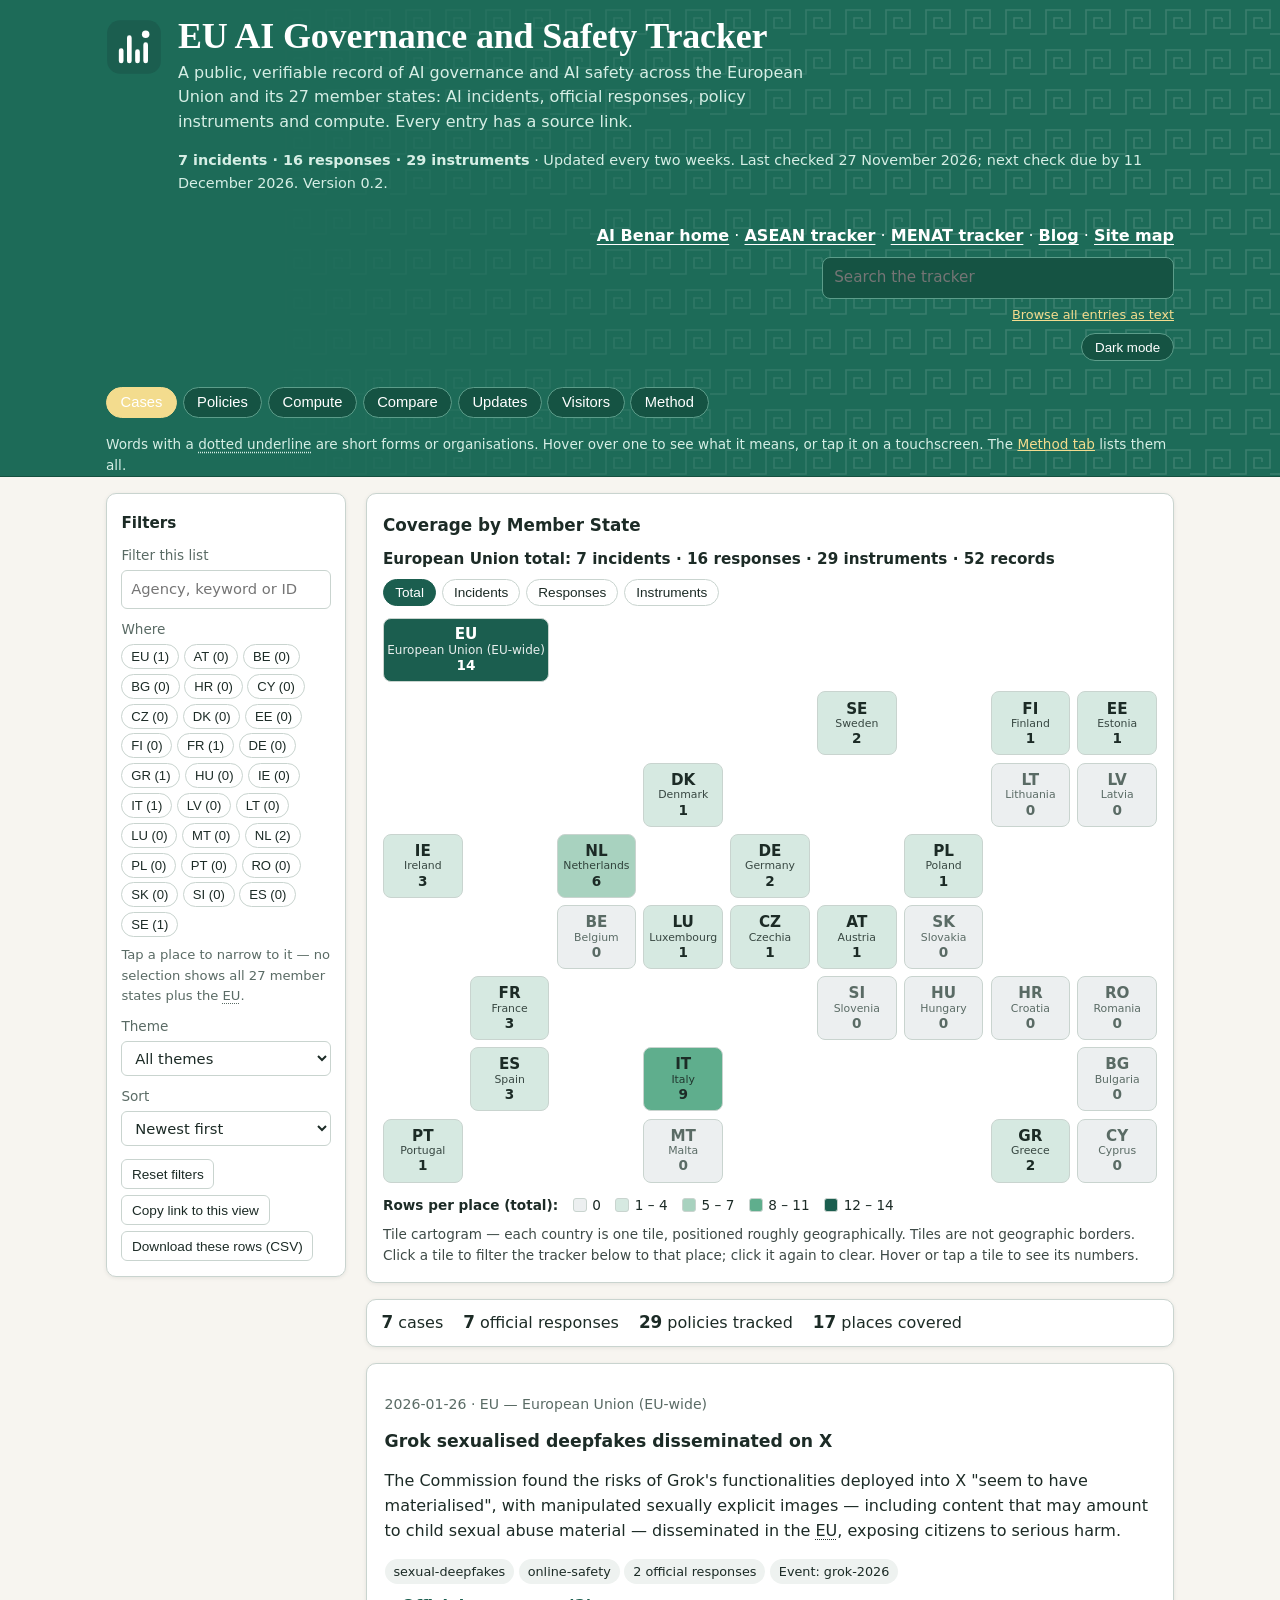
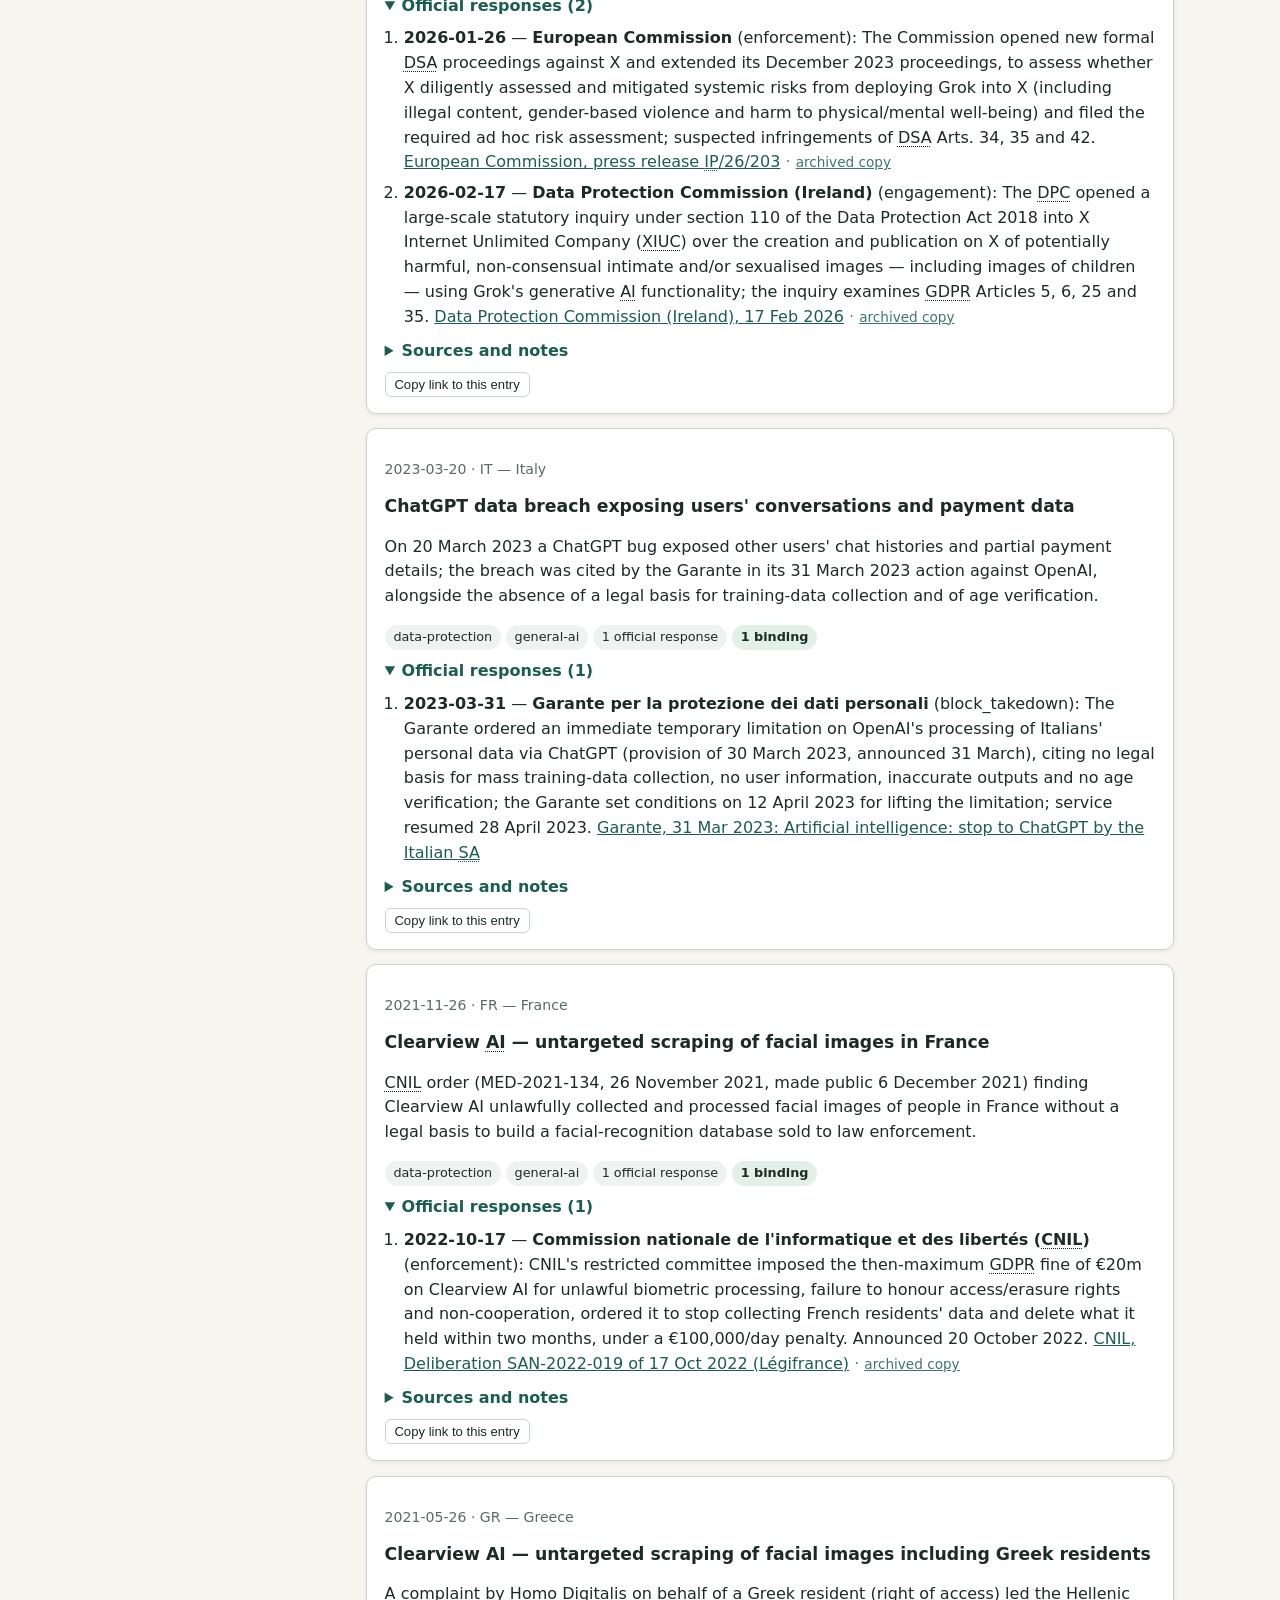
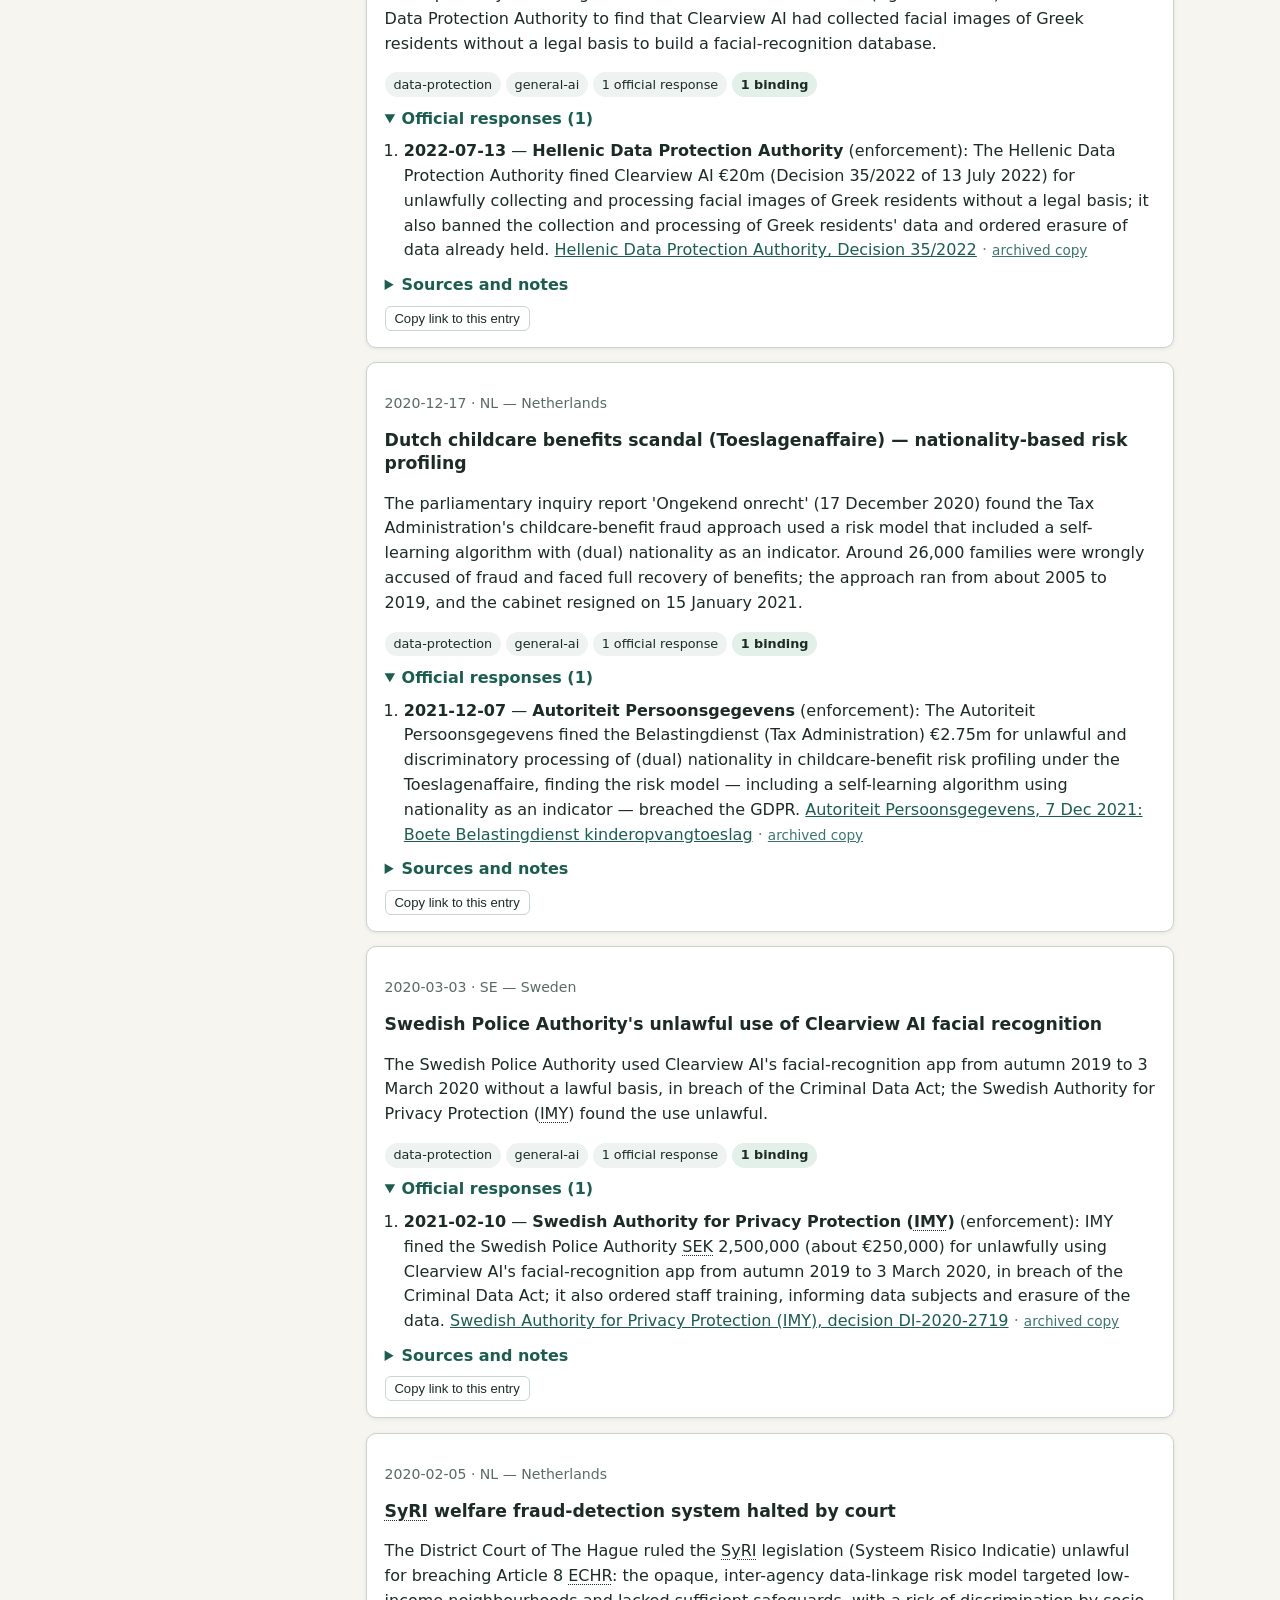
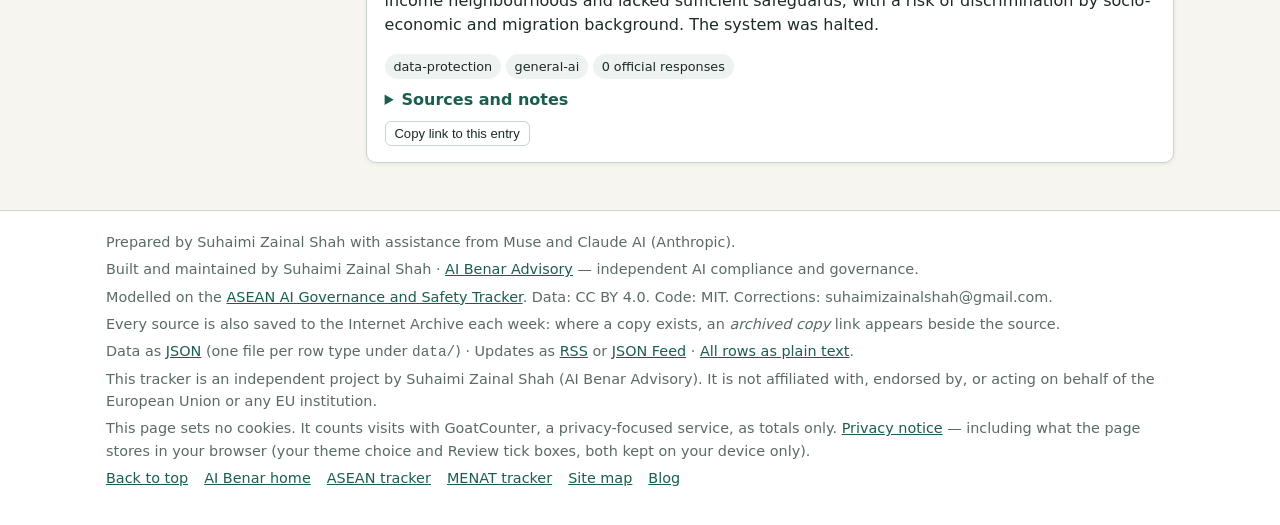
<file: index.html>
<!doctype html>
<html lang="en-GB">
<head>
<meta charset="utf-8">
<meta name="viewport" content="width=device-width, initial-scale=1">
<!-- CSP: the only external script is GoatCounter (gc.zgo.at), and the only external fetches are its counting and public counter endpoints (*.goatcounter.com). -->
<meta http-equiv="Content-Security-Policy" content="default-src 'self'; script-src 'self' 'unsafe-inline' 'wasm-unsafe-eval' https://gc.zgo.at; style-src 'self' 'unsafe-inline'; img-src 'self' data: https://*.goatcounter.com; connect-src 'self' https://*.goatcounter.com; font-src 'self'; object-src 'none'; base-uri 'self'; form-action 'none';">
<meta name="referrer" content="strict-origin-when-cross-origin">
<title>EU AI Governance and Safety Tracker</title>
<link rel="canonical" href="https://aibenar.dev/EU-AI-Governance-Tracker/">
<meta property="og:type" content="website">
<meta property="og:site_name" content="AI Benar">
<meta property="og:title" content="EU AI Governance and Safety Tracker">
<meta property="og:description" content="A public, verifiable record of AI governance and AI safety across the European Union and its 27 member states.">
<meta property="og:url" content="https://aibenar.dev/EU-AI-Governance-Tracker/">
<meta name="description" content="A public, verifiable record of AI governance and AI safety across the European Union and its 27 member states: AI incidents, official responses, policy instruments and compute. Every entry has a source link.">
<link rel="icon" href="data:image/svg+xml,%3Csvg xmlns='http://www.w3.org/2000/svg' viewBox='0 0 16 16'%3E%3Crect width='16' height='16' rx='4' fill='%231b5e4f'/%3E%3Cpath d='M4.6 12V8.6M7 12V5.6M9.4 12V9M11.8 12V7.2' stroke='%23ffffff' stroke-width='1.6' stroke-linecap='round'/%3E%3C/svg%3E">
<link rel="alternate" type="application/rss+xml" title="EU AI Governance and Safety Tracker — updates" href="feed.xml">
<link rel="alternate" type="application/feed+json" title="EU AI Governance and Safety Tracker — updates" href="feed.json">
<link rel="stylesheet" href="map.css">
<style>
:root { --bg:#f7f5f0; --surface:#fff; --text:#1c2b26; --muted:#5a6b65; --border:#c9d4cf; --accent:#1b5e4f; --accent-soft:#e3efe9; --pill:#eef2f0; --shadow:0 1px 4px rgba(0,0,0,.08); --focus:#0b5cad; }
html[data-theme="dark"] { --bg:#14201c; --surface:#1d2f29; --text:#e8efec; --muted:#a7b8b1; --border:#3a4f47; --accent:#7cc4a8; --accent-soft:#24443a; --pill:#24443a; --shadow:0 1px 4px rgba(0,0,0,.35); --focus:#8ab8ff; }
* { box-sizing:border-box; }
body { margin:0; background:var(--bg); color:var(--text); font:16px/1.55 system-ui,-apple-system,"Segoe UI",Roboto,sans-serif; }
a { color:var(--accent); }
.wrap { max-width:1100px; margin:0 auto; padding:0 1rem; }
header.site { background:var(--surface); border-bottom:1px solid var(--border); }
.head-row { display:flex; gap:1rem; align-items:center; padding-top:1rem; padding-bottom:1rem; flex-wrap:wrap; } /* top and bottom only: the .wrap keeps its side margins */
.head-text { flex:1 1 420px; min-width:0; }
.head-tools { display:flex; flex-direction:column; align-items:flex-end; gap:.5rem; margin-left:auto; }
@media (max-width:820px){ .head-tools { flex-direction:row; justify-content:space-between; align-items:center; flex-basis:100%; margin-left:0; } }
.head-row h1 { font-size:1.5rem; margin:0; line-height:1.2; }
.head-row .sub { color:var(--muted); margin:.2rem 0 0; max-width:640px; }
.counts { font-weight:600; }
.meta-line { color:var(--muted); font-size:.9rem; }
button.theme-toggle { border:1px solid var(--border); background:var(--surface); color:var(--text); border-radius:999px; padding:.35rem .8rem; cursor:pointer; }
nav.tabs { display:flex; gap:.35rem; flex-wrap:wrap; padding:.6rem 0; }
nav.tabs button { border:1px solid var(--border); background:var(--surface); color:var(--text); border-radius:999px; padding:.4rem .85rem; cursor:pointer; font-size:.92rem; }
nav.tabs button.active { background:var(--accent); border-color:var(--accent); color:#fff; }
html[data-theme="dark"] nav.tabs button.active, html[data-theme="dark"] .country-btns button.on { background:var(--accent); color:#14201c; }
main { padding:1rem 0 2rem; }
.layout { display:grid; grid-template-columns:240px 1fr; gap:1.25rem; align-items:start; }
/* Grid children default to min-width:auto, so a wide table inside #view
 * would force the whole column wider than a phone screen instead of
 * scrolling inside its .tablewrap. Let both columns shrink. */
.layout > * { min-width:0; }
@media (max-width:820px){ .layout{ grid-template-columns:1fr; } }
aside#rail { background:var(--surface); border:1px solid var(--border); border-radius:10px; padding:.9rem; position:sticky; top:.75rem; box-shadow:var(--shadow); }
@media (min-width:821px){
  /* Desktop: the rail is taller than a laptop viewport (about 940px), so
   * sticky alone leaves Sort and the action buttons below the fold — on a
   * 768px-high screen they can never be reached, because a sticky rail
   * stops moving once its top hits the viewport top. Cap the rail to the
   * viewport and let it scroll inside itself, so every control is reachable. */
  aside#rail{max-height:calc(100vh - 1.5rem);overflow-y:auto}
}
aside#rail h2 { font-size:.95rem; margin:.2rem 0 .6rem; }
aside#rail label { display:block; font-size:.85rem; color:var(--muted); margin:.6rem 0 .25rem; }
aside#rail input[type="search"], aside#rail select { width:100%; padding:.45rem .55rem; border:1px solid var(--border); border-radius:6px; background:var(--surface); color:var(--text); font:inherit; font-size:.92rem; }
.country-btns { display:flex; flex-wrap:wrap; gap:.3rem; }
.country-btns button { border:1px solid var(--border); background:var(--surface); color:var(--text); border-radius:999px; padding:.25rem .55rem; font-size:.82rem; cursor:pointer; }
.country-btns button.on { background:var(--accent); border-color:var(--accent); color:#fff; }
.rail-actions { display:flex; gap:.4rem; flex-wrap:wrap; margin-top:.8rem; }
.rail-actions button { border:1px solid var(--border); background:var(--surface); color:var(--text); border-radius:6px; padding:.4rem .6rem; cursor:pointer; font-size:.85rem; }
.rail-toggle{ display:none; }
@media (max-width:820px){
  /* On a phone the rail must never stick over the content: it scrolls away
   * like everything else, and the filters collapse behind a toggle so the
   * map and the rows are reachable without scrolling past a full screen
   * of filter controls. This block must stay after the aside#rail rules
   * above, so its position:static wins over the sticky base rule. */
  aside#rail{ position:static; }
  .rail-toggle{ display:block; width:100%; text-align:left; border:1px solid var(--border); background:var(--surface); color:var(--text); border-radius:8px; padding:.6rem .8rem; cursor:pointer; font:inherit; font-weight:600; min-height:44px; }
  .rail-controls{ display:none; }
  aside#rail.open .rail-controls{ display:block; }
  .country-btns button{ padding:.4rem .65rem; min-height:36px; }
  .rail-actions button{ padding:.5rem .7rem; min-height:40px; }
}
.hint { font-size:.82rem; color:var(--muted); margin:.5rem 0 0; }
.pf-search { margin-bottom:.8rem; }
.pf-search label { display:block; font-size:.85rem; color:var(--muted); margin:.6rem 0 .25rem; }
.pf-search input[type="search"] { width:100%; padding:.45rem .55rem; border:1px solid var(--border); border-radius:6px; background:var(--surface); color:var(--text); font:inherit; font-size:.92rem; }
.pf-results { margin-top:.4rem; }
.pf-result { display:block; padding:.45rem .55rem; border:1px solid var(--border); border-radius:6px; margin:.3rem 0; background:var(--surface); text-decoration:none; color:var(--text); }
.pf-result:hover { border-color:var(--accent); }
.pf-result .pf-title { font-weight:600; display:block; }
.pf-result .pf-excerpt { font-size:.85rem; color:var(--muted); display:block; }
.pf-result mark { background:var(--accent-soft); color:inherit; }
article.card.row-target { outline:3px solid var(--focus); outline-offset:2px; }
.copy-row { border:1px solid var(--border); background:var(--surface); color:var(--text); border-radius:6px; padding:.25rem .55rem; cursor:pointer; font-size:.82rem; margin-top:.5rem; }
.chips { display:flex; flex-wrap:wrap; gap:.35rem; margin:.5rem 0; }
.chip { background:var(--accent-soft); border-radius:999px; padding:.2rem .55rem; font-size:.82rem; }
.chip button { border:0; background:none; color:inherit; cursor:pointer; font-weight:700; padding:0 .1rem; }
.glance { display:flex; flex-wrap:wrap; gap:.5rem 1.25rem; background:var(--surface); border:1px solid var(--border); border-radius:10px; padding:.6rem .9rem; margin:0 0 1rem; box-shadow:var(--shadow); }
.glance b { font-size:1.05rem; }
.map-box { background:var(--surface); border:1px solid var(--border); border-radius:10px; padding:1rem; margin:0 0 1rem; box-shadow:var(--shadow); }
.map-box h2 { margin:.1rem 0 .6rem; font-size:1.05rem; }
article.card { background:var(--surface); border:1px solid var(--border); border-radius:10px; padding:1rem 1.1rem; margin:0 0 .9rem; box-shadow:var(--shadow); }
article.card h3 { margin:.1rem 0 .4rem; font-size:1.08rem; line-height:1.35; }
article.card .kicker { color:var(--muted); font-size:.88rem; }
.pills { display:flex; flex-wrap:wrap; gap:.3rem; margin:.5rem 0; }
.pill { background:var(--pill); border-radius:999px; padding:.15rem .55rem; font-size:.8rem; }
.pill.binding { background:var(--accent-soft); font-weight:600; }
details { margin-top:.6rem; }
details summary { cursor:pointer; color:var(--accent); font-weight:600; }
ol.steps { margin:.5rem 0; padding-left:1.2rem; }
ol.steps li { margin:.35rem 0; }
ol.steps .step-date { font-weight:600; }
table.data { width:100%; border-collapse:collapse; background:var(--surface); font-size:.92rem; }
.tablewrap { overflow-x:auto; }
table.data th, table.data td { border:1px solid var(--border); padding:.45rem .55rem; text-align:left; vertical-align:top; }
table.data th { background:var(--pill); }
section.panel { background:var(--surface); border:1px solid var(--border); border-radius:10px; padding:1rem 1.1rem; margin:0 0 1rem; box-shadow:var(--shadow); }
section.panel h2 { margin:.1rem 0 .6rem; }
.empty { color:var(--muted); padding:1rem 0; }
footer.site { border-top:1px solid var(--border); background:var(--surface); padding:1rem 0 2rem; color:var(--muted); font-size:.9rem; }
footer.site p { margin:.3rem 0; }
.skip { position:absolute; left:-999px; }
.skip:focus { left:.5rem; top:.5rem; background:var(--surface); padding:.5rem; z-index:50; }
a:focus-visible,button:focus-visible,input:focus-visible,select:focus-visible,summary:focus-visible,[tabindex]:focus-visible{outline:3px solid var(--focus,#8ab8ff);outline-offset:2px;border-radius:3px}

/* Back to top: bottom right, appears after about one screen of scrolling */
.to-top{position:fixed;right:max(16px,env(safe-area-inset-right,0px) + 16px);bottom:max(16px,env(safe-area-inset-bottom,0px) + 16px);z-index:40;width:48px;height:48px;display:grid;place-items:center;border-radius:50%;background:var(--to-top-bg,#fff);color:var(--to-top-ink,#1a2b4a);border:1px solid rgba(0,0,0,.15);box-shadow:0 6px 20px -8px rgba(0,0,0,.4);text-decoration:none}
.to-top:hover{filter:brightness(.95)}.to-top:focus-visible{outline:3px solid #f2b33d;outline-offset:3px}.to-top[hidden]{display:none}
@media (prefers-reduced-motion:no-preference){.to-top:not([hidden]){animation:ttIn .2s ease}@keyframes ttIn{from{opacity:0;transform:translateY(6px)}}}
@media print{.to-top{display:none!important}}
.home-link{color:inherit;font-weight:600;text-decoration:underline;text-underline-offset:3px;white-space:nowrap}
.foot-nav a{margin-right:1rem}
.mark{flex:none;display:grid;place-items:center;width:44px;height:44px}
/* Compare tab: fold-out sections */
details.fold { margin-top:0; }
details.fold > summary { list-style:none; cursor:pointer; display:flex; flex-wrap:wrap; align-items:baseline; gap:.15rem .6rem; color:var(--text); font-weight:inherit; border-radius:8px; }
details.fold > summary::-webkit-details-marker { display:none; }
details.fold > summary h2 { margin:0; display:inline; }
details.fold > summary h2::before { content:"\25B8"; display:inline-block; width:1.1em; color:var(--accent); transition:transform .15s; }
details.fold[open] > summary h2::before { transform:rotate(90deg); }
details.fold[open] > summary { margin-bottom:.7rem; }
details.fold > summary:focus-visible { outline:3px solid var(--focus); outline-offset:4px; }
.foldhint { flex-basis:100%; padding-left:1.1em; color:var(--muted); font-size:.93rem; font-weight:400; }
.foldbar { display:flex; gap:.5rem; justify-content:flex-end; margin:0 0 .7rem; }
.foldbtn { border:1px solid var(--border); background:var(--surface); color:var(--text); border-radius:999px; padding:.4rem .9rem; cursor:pointer; font:inherit; font-size:.9rem; }
.foldbtn:disabled { opacity:.5; cursor:default; }
.foldbtn:focus-visible { outline:3px solid var(--focus); outline-offset:2px; }
@media (prefers-reduced-motion: reduce) { details.fold > summary h2::before { transition:none; } }
@media print { .foldbar { display:none; } }
.previewbar { background:#7a3e00; color:#fff; padding:.55rem 1rem; text-align:center; font-weight:600; }
/* Header search, as on the ASEAN tracker */
.hsearch { position:relative; width:min(22rem, 100%); }
.hsearch .pf-search { margin:0; }
.hsearch input[type="search"] { width:100%; padding:.5rem .7rem; border:1px solid var(--border); border-radius:8px; background:var(--surface); color:var(--text); font:inherit; font-size:.95rem; }
.hsearch input[type="search"]:focus-visible { outline:3px solid var(--focus); outline-offset:2px; }
.hsearch .pf-results:not(:empty) { position:absolute; right:0; top:calc(100% + .35rem); z-index:40; width:min(30rem, 92vw); max-height:60vh; overflow:auto; background:var(--surface); border:1px solid var(--border); border-radius:10px; box-shadow:var(--shadow); padding:.6rem .8rem; text-align:left; }
.hsearch .pf-hint { margin:.25rem 0 0; font-size:.8rem; color:var(--muted); text-align:right; }
.vh { position:absolute !important; width:1px; height:1px; overflow:hidden; clip:rect(0 0 0 0); white-space:nowrap; }
@media (max-width: 700px) { .hsearch { width:100%; } .hsearch .pf-results:not(:empty) { left:0; right:auto; width:100%; } }
table.live tr.lead th, table.live tr.lead td { font-weight:700; }
.small { font-size:.88rem; }
.overdue{border:2px solid #b07a00;background:#fff6df;color:#3d2a00;border-radius:12px;padding:.7rem 1rem;margin:1rem 0}
.overdue b{color:#7a4f00}
@media (prefers-color-scheme:dark){.overdue{background:#2c2412;color:#f3e6c8;border-color:#e9bb5c}.overdue b{color:#e9bb5c}}
header.site{position:relative;overflow:hidden}
header.site::before{content:"";position:absolute;inset:0;pointer-events:none;opacity:.20;background-image:url("data:image/svg+xml,%3Csvg xmlns='http://www.w3.org/2000/svg' width='40' height='40' viewBox='0 0 40 40'%3E%3Cg fill='none' stroke='%231b5e4f' stroke-width='1.6'%3E%3Cpath d='M0 34 H6 V10 H30 V28 H14 V18 H22'/%3E%3Cpath d='M22 18 V22'/%3E%3Cpath d='M30 34 H40'/%3E%3C/g%3E%3C/svg%3E");background-size:40px 40px;
  -webkit-mask-image:linear-gradient(90deg,transparent 20%,#000 75%);mask-image:linear-gradient(90deg,transparent 20%,#000 75%)}
html[data-theme="dark"] header.site::before{opacity:.22;background-image:url("data:image/svg+xml,%3Csvg xmlns='http://www.w3.org/2000/svg' width='40' height='40' viewBox='0 0 40 40'%3E%3Cg fill='none' stroke='%237cc4a8' stroke-width='1.6'%3E%3Cpath d='M0 34 H6 V10 H30 V28 H14 V18 H22'/%3E%3Cpath d='M22 18 V22'/%3E%3Cpath d='M30 34 H40'/%3E%3C/g%3E%3C/svg%3E");opacity:.12}
header.site>*{position:relative}
/* Light mode: a brighter green band, as the MENAT tracker has its red one and ASEAN its blue (28 November 2026). The page's own colour
 * names are redefined inside the header only, so its text, links, search box and buttons all turn light-on-green together. */
html:not([data-theme="dark"]) header.site{background:#1d6b58;color:#fff;border-bottom-color:#14503f;
  --text:#ffffff;--muted:#d6eee5;--accent:#f3dc8e;--border:#5c9d8a;--surface:#155343;--bg:#155343;--link:#f3dc8e}
html:not([data-theme="dark"]) header.site::before{background-image:url("data:image/svg+xml,%3Csvg xmlns='http://www.w3.org/2000/svg' width='40' height='40' viewBox='0 0 40 40'%3E%3Cg fill='none' stroke='%23ffffff' stroke-width='1.6'%3E%3Cpath d='M0 34 H6 V10 H30 V28 H14 V18 H22'/%3E%3Cpath d='M22 18 V22'/%3E%3Cpath d='M30 34 H40'/%3E%3C/g%3E%3C/svg%3E");opacity:.13}
@media print{header.site::before{display:none}}
/* the masthead pattern: the classical meander (Greek key), found from Greek temples to Roman mosaics across Europe (28 November 2026) */
#term-tip{position:fixed;z-index:1000;max-width:min(20rem,calc(100vw - 2rem));background:#14201c;color:#fff;font-size:.88rem;line-height:1.45;padding:.5rem .7rem;border-radius:8px;box-shadow:0 6px 24px rgba(0,0,0,.25);pointer-events:none}#term-tip[hidden]{display:none}

/* One family, three trackers (28 November 2026): the logo is 3.5rem, aligned with the top of the title, and the title is bold serif,
 * at most 2.25rem, in the ASEAN, EU and MENAT trackers alike. */
.head-row{align-items:flex-start}
.head-row .mark{flex:none;align-self:flex-start;margin-top:.2rem}.head-row .mark svg{width:3.5rem;height:3.5rem;display:block}
.head-row h1{font:700 clamp(1.6rem,3.4vw,2.25rem)/1.15 "Iowan Old Style","Palatino Linotype","Book Antiqua",Palatino,"URW Palladio L",Georgia,serif;letter-spacing:-.005em}
.head-tools{align-self:center}
@media (max-width:600px){.head-row .mark svg{width:2.75rem;height:2.75rem}}
/* after every other rule, so nothing later overrides it: the logo the same size as the ASEAN and MENAT logos, beside the title on phones too */
header.site .head-row .mark{width:auto;height:auto}
header.site .head-row .mark svg{width:3.5rem;height:3.5rem}
@media (max-width:820px){header.site .head-row .head-text{flex:1 1 0;min-width:0}}
@media (max-width:600px){header.site .head-row .mark svg{width:2.75rem;height:2.75rem}}
</style>
</head>
<body id="top">
<a class="skip" href="#main">Skip to content</a>
<header class="site">
  <div class="wrap head-row">
    <a class="mark" href="./" tabindex="-1" aria-hidden="true"><svg viewBox="0 0 48 48" width="48" height="48" aria-hidden="true" focusable="false"><rect x="1" y="1" width="46" height="46" rx="11" fill="#1b5e4f"/><path d="M13 36V27M20 36V16M27 36V28M34 36V22" fill="none" stroke="#fff" stroke-width="4" stroke-linecap="round"/><circle cx="34" cy="13" r="3.2" fill="#fff"/></svg></a>
    <div class="head-text">
      <h1><a class="title-home" href="./" title="Back to the start of the tracker">EU AI Governance and Safety Tracker</a></h1>
      <p class="sub">A public, verifiable record of AI governance and AI safety across the European Union and its 27 member states: AI incidents, official responses, policy instruments and compute. Every entry has a source link.</p>
      <p class="meta-line"><span class="counts" id="head-counts"></span> · <span id="head-verified"></span></p>
    </div>
    <div class="head-tools">
      <span><a class="home-link" href="/">AI Benar home</a> · <a class="home-link" href="/ASEAN-AI-Governance-Tracker/">ASEAN tracker</a> · <a class="home-link" href="/MENAT-AI-Governance-Tracker/">MENAT tracker</a> · <a class="home-link" href="/blog/">Blog</a> · <a class="home-link" href="/sitemap/">Site map</a></span>
      <div class="hsearch" id="pf-slot" role="search" aria-label="Search the tracker"></div>
      <button class="theme-toggle" id="theme-toggle" type="button" aria-pressed="false">Dark mode</button>
    </div>
  </div>
  <div class="wrap">
    <nav class="tabs" aria-label="Tracker sections" id="tabs"></nav>
    <p class="abbr-tip" data-noabbr>Words with a <span class="abbr-demo">dotted underline</span> are short forms or organisations. Hover over one to see what it means, or tap it on a touchscreen. The <a href="#tab=method">Method tab</a> lists them all.</p>
  </div>
</header>
<main id="main">
<div class="overdue" id="overdue" role="status" hidden></div>
  <div class="wrap layout">
    <aside id="rail" aria-label="Filters"></aside>
    <div id="view"></div>
  </div>
</main>
<footer class="site">
  <div class="wrap">
    <p id="credit"></p>
    <p>Built and maintained by Suhaimi Zainal Shah · <a href="/AI-Benar-Advisory/">AI Benar Advisory</a> — independent AI compliance and governance.</p>
    <p>Modelled on the <a href="/ASEAN-AI-Governance-Tracker/">ASEAN AI Governance and Safety Tracker</a>. Data: CC BY 4.0. Code: MIT. Corrections: suhaimizainalshah@gmail.com.</p>
    <p>Every source is also saved to the Internet Archive each week: where a copy exists, an <em>archived copy</em> link appears beside the source.</p>
    <p>Data as <a href="data.json">JSON</a> (one file per row type under <code>data/</code>) · Updates as <a href="feed.xml">RSS</a> or <a href="feed.json">JSON Feed</a> · <a href="rows.html">All rows as plain text</a>.</p>
    <p>This tracker is an independent project by Suhaimi Zainal Shah (AI Benar Advisory). It is not affiliated with, endorsed by, or acting on behalf of the European Union or any EU institution.</p>
    <p>This page sets no cookies. It counts visits with GoatCounter, a privacy-focused service, as totals only. <a href="https://github.com/suhaimizainalshah/EU-AI-Governance-Tracker/blob/main/PRIVACY.md">Privacy notice</a> — including what the page stores in your browser (your theme choice and Review tick boxes, both kept on your device only).</p>
  </div>
  <div class="wrap"><p class="foot-nav"><a href="#top">Back to top</a><a href="/">AI Benar home</a><a href="/ASEAN-AI-Governance-Tracker/">ASEAN tracker</a><a href="/MENAT-AI-Governance-Tracker/">MENAT tracker</a><a href="/sitemap/">Site map</a><a href="/blog/">Blog</a></p></div>
</footer>
<a href="#top" class="to-top" id="toTop" aria-label="Back to top" title="Back to top" hidden><svg viewBox="0 0 24 24" width="22" height="22" aria-hidden="true" fill="none" stroke="currentColor" stroke-width="2.2" stroke-linecap="round" stroke-linejoin="round"><path d="M12 19V5M5 12l7-7 7 7"/></svg></a>
<script>
/* Back to top: shown after about one screen of scrolling; returns keyboard focus to the page title */
(function(){var b=document.getElementById("toTop");if(!b)return;function sync(){b.hidden=scrollY<innerHeight*1.1}addEventListener("scroll",sync,{passive:true});sync();
document.addEventListener("click",function(e){var a=e.target.closest&&e.target.closest('a[href="#top"]');if(!a)return;e.preventDefault();scrollTo({top:0,behavior:matchMedia("(prefers-reduced-motion: reduce)").matches?"auto":"smooth"});var h=document.querySelector("h1");if(h){h.setAttribute("tabindex","-1");h.focus({preventScroll:true})}})})();
</script>
<script src="map.js"></script>
<script src="chart-builder.js"></script>
<script src="compute.js"></script>
<script>
/* Honest timing (December 2026): how often this tracker is checked, when it last was, and, worked out on the reader's own device,
   whether a check is late. The notice appears by itself, and disappears once the last-checked date is updated and the page rebuilt. */
function cadenceInfo(meta) {
  var every = meta.update_every_days || 7, checked = meta.checked || meta.verified;
  var words = { 7: 'weekly', 14: 'every two weeks', 30: 'monthly', 31: 'monthly', 91: 'quarterly', 92: 'quarterly' }[every] || ('every ' + every + ' days');
  var months = ['January','February','March','April','May','June','July','August','September','October','November','December'];
  var long = function (iso) { var p = iso.split('-'); return (+p[2]) + ' ' + months[+p[1] - 1] + ' ' + p[0]; };
  var at = function (iso) { return new Date(iso + 'T12:00:00Z').getTime(); };
  var due = new Date(at(checked) + every * 86400000).toISOString().slice(0, 10);
  var age = Math.floor((Date.now() - at(checked)) / 86400000), late = age > every + Math.max(3, Math.round(every / 2));
  return { words: words, late: late, age: age, checkedText: long(checked),
           label: 'Updated ' + words + '. Last checked ' + long(checked) + (late ? '.' : '; next check due by ' + long(due) + '.'),
           notice: 'This tracker is overdue for its ' + words + ' check. It was last checked on ' + long(checked) + ' (' + age + ' days ago), so some recent developments may be missing. Check the sources for anything newer.' };
}
function showCadence(meta, labelEl, noticeEl) {
  var c = cadenceInfo(meta);
  if (labelEl) labelEl.textContent = c.label;
  if (noticeEl && c.late) { noticeEl.hidden = false; noticeEl.innerHTML = '<b>' + c.notice.split('. ')[0] + '.</b> ' + c.notice.split('. ').slice(1).join('. '); }
}

const DATA = {"meta": {"version": "0.2", "verified": "2026-11-23", "checked": "2026-11-27", "update_every_days": 14, "built": "2026-11-23", "credit": "Prepared by Suhaimi Zainal Shah with assistance from Muse and Claude AI (Anthropic).", "counts": {"incidents": 7, "responses": 16, "instruments": 29, "backlog": 6}, "analytics": {"goatcounter": "suhaimizs"}}, "places": [{"code": "EU", "name": "European Union (EU-wide)"}, {"code": "AT", "name": "Austria"}, {"code": "BE", "name": "Belgium"}, {"code": "BG", "name": "Bulgaria"}, {"code": "HR", "name": "Croatia"}, {"code": "CY", "name": "Cyprus"}, {"code": "CZ", "name": "Czechia"}, {"code": "DK", "name": "Denmark"}, {"code": "EE", "name": "Estonia"}, {"code": "FI", "name": "Finland"}, {"code": "FR", "name": "France"}, {"code": "DE", "name": "Germany"}, {"code": "GR", "name": "Greece"}, {"code": "HU", "name": "Hungary"}, {"code": "IE", "name": "Ireland"}, {"code": "IT", "name": "Italy"}, {"code": "LV", "name": "Latvia"}, {"code": "LT", "name": "Lithuania"}, {"code": "LU", "name": "Luxembourg"}, {"code": "MT", "name": "Malta"}, {"code": "NL", "name": "Netherlands"}, {"code": "PL", "name": "Poland"}, {"code": "PT", "name": "Portugal"}, {"code": "RO", "name": "Romania"}, {"code": "SK", "name": "Slovakia"}, {"code": "SI", "name": "Slovenia"}, {"code": "ES", "name": "Spain"}, {"code": "SE", "name": "Sweden"}], "coverage": {"EU": {"name": "European Union (EU-wide)", "incidents": 1, "incidents_with_response": 1, "responses": 3, "binding": 0, "instruments": 10, "total": 14}, "AT": {"name": "Austria", "incidents": 0, "incidents_with_response": 0, "responses": 0, "binding": 0, "instruments": 1, "total": 1}, "BE": {"name": "Belgium", "incidents": 0, "incidents_with_response": 0, "responses": 0, "binding": 0, "instruments": 0, "total": 0}, "BG": {"name": "Bulgaria", "incidents": 0, "incidents_with_response": 0, "responses": 0, "binding": 0, "instruments": 0, "total": 0}, "HR": {"name": "Croatia", "incidents": 0, "incidents_with_response": 0, "responses": 0, "binding": 0, "instruments": 0, "total": 0}, "CY": {"name": "Cyprus", "incidents": 0, "incidents_with_response": 0, "responses": 0, "binding": 0, "instruments": 0, "total": 0}, "CZ": {"name": "Czechia", "incidents": 0, "incidents_with_response": 0, "responses": 0, "binding": 0, "instruments": 1, "total": 1}, "DK": {"name": "Denmark", "incidents": 0, "incidents_with_response": 0, "responses": 0, "binding": 0, "instruments": 1, "total": 1}, "EE": {"name": "Estonia", "incidents": 0, "incidents_with_response": 0, "responses": 0, "binding": 0, "instruments": 1, "total": 1}, "FI": {"name": "Finland", "incidents": 0, "incidents_with_response": 0, "responses": 0, "binding": 0, "instruments": 1, "total": 1}, "FR": {"name": "France", "incidents": 1, "incidents_with_response": 1, "responses": 1, "binding": 1, "instruments": 1, "total": 3}, "DE": {"name": "Germany", "incidents": 0, "incidents_with_response": 0, "responses": 0, "binding": 0, "instruments": 2, "total": 2}, "GR": {"name": "Greece", "incidents": 1, "incidents_with_response": 1, "responses": 1, "binding": 1, "instruments": 0, "total": 2}, "HU": {"name": "Hungary", "incidents": 0, "incidents_with_response": 0, "responses": 0, "binding": 0, "instruments": 0, "total": 0}, "IE": {"name": "Ireland", "incidents": 0, "incidents_with_response": 0, "responses": 2, "binding": 1, "instruments": 1, "total": 3}, "IT": {"name": "Italy", "incidents": 1, "incidents_with_response": 1, "responses": 5, "binding": 5, "instruments": 3, "total": 9}, "LV": {"name": "Latvia", "incidents": 0, "incidents_with_response": 0, "responses": 0, "binding": 0, "instruments": 0, "total": 0}, "LT": {"name": "Lithuania", "incidents": 0, "incidents_with_response": 0, "responses": 0, "binding": 0, "instruments": 0, "total": 0}, "LU": {"name": "Luxembourg", "incidents": 0, "incidents_with_response": 0, "responses": 0, "binding": 0, "instruments": 1, "total": 1}, "MT": {"name": "Malta", "incidents": 0, "incidents_with_response": 0, "responses": 0, "binding": 0, "instruments": 0, "total": 0}, "NL": {"name": "Netherlands", "incidents": 2, "incidents_with_response": 1, "responses": 3, "binding": 3, "instruments": 1, "total": 6}, "PL": {"name": "Poland", "incidents": 0, "incidents_with_response": 0, "responses": 0, "binding": 0, "instruments": 1, "total": 1}, "PT": {"name": "Portugal", "incidents": 0, "incidents_with_response": 0, "responses": 0, "binding": 0, "instruments": 1, "total": 1}, "RO": {"name": "Romania", "incidents": 0, "incidents_with_response": 0, "responses": 0, "binding": 0, "instruments": 0, "total": 0}, "SK": {"name": "Slovakia", "incidents": 0, "incidents_with_response": 0, "responses": 0, "binding": 0, "instruments": 0, "total": 0}, "SI": {"name": "Slovenia", "incidents": 0, "incidents_with_response": 0, "responses": 0, "binding": 0, "instruments": 0, "total": 0}, "ES": {"name": "Spain", "incidents": 0, "incidents_with_response": 0, "responses": 0, "binding": 0, "instruments": 3, "total": 3}, "SE": {"name": "Sweden", "incidents": 1, "incidents_with_response": 1, "responses": 1, "binding": 1, "instruments": 0, "total": 2}}, "compute": {"measures": [{"id": "CM-EU-09", "jurisdiction": "EU", "date": "2026-11-05", "date_precision": "day", "kind": "public_investment", "actor": "EuroHPC Joint Undertaking", "title": "AI Gigafactories deadline extended for Lot 1", "summary": "The deadline for Lot 1 tenders was extended to 4 February 2027 so member states can complete budget procedures; Lot 2 still closes on 3 December 2026.", "binding": "no", "source_title": "EuroHPC JU: AI Gigafactories call for tenders", "source_url": "https://eurohpc-ju.europa.eu/call-tenders-selection-artificial-intelligence-gigafactory-consortia-and-establishment-ai_en", "more_sources": "", "source_language": "en", "verified_on": "2026-11-26", "confidence": "high"}, {"id": "CM-EU-08", "jurisdiction": "EU", "date": "2026-09-21", "date_precision": "day", "kind": "data_centre_rule", "actor": "European Commission", "title": "A rating scheme and label for data centres adopted", "summary": "The Commission adopted a delegated regulation setting up a common EU rating scheme for data centres. Its label would show each data centre's name, operator and location. A delegated regulation enters into force only if the Parliament and Council do not object.", "binding": "no", "source_title": "Commission Delegated Regulation C(2026) 3472 (Council register)", "source_url": "https://data.consilium.europa.eu/doc/document/ST-13444-2026-INIT/en/pdf", "more_sources": "https://energy.ec.europa.eu/topics/energy-efficiency/energy-efficiency-targets-directive-and-rules/energy-efficiency-directive/energy-performance-data-centres_en", "source_language": "en", "verified_on": "2026-11-26", "confidence": "medium"}, {"id": "CM-DE-01", "jurisdiction": "DE", "date": "2026-08-14", "date_precision": "day", "kind": "publication", "actor": "German Federal Ministry for Economic Affairs", "title": "Germany publishes its data-centre register", "summary": "Germany's energy-efficiency register for data centres was published, giving official data on data centres in Germany for the first time. The Federal Environment Agency says the coverage of published data centres is highly incomplete.", "binding": "no", "source_title": "Umweltbundesamt: Rechenzentrumsregister", "source_url": "https://www.umweltbundesamt.de/themen/rechenzentrumsregister-daten-widerlegen-hohe", "more_sources": "https://www.bundeswirtschaftsministerium.de/RZReg/rechenzentrums-register.html", "source_language": "en", "verified_on": "2026-11-26", "confidence": "high"}, {"id": "CM-EU-07", "jurisdiction": "EU", "date": "2026-08-02", "date_precision": "day", "kind": "ai_rule", "actor": "European Commission (AI Office)", "title": "Commission's enforcement powers for general-purpose AI apply", "summary": "From 2 August 2026, the Commission can enforce the obligations for providers of general-purpose AI models, including with fines. Models already on the market before 2 August 2025 must comply by 2 August 2027.", "binding": "yes", "source_title": "Commission: guidelines for providers of general-purpose AI models", "source_url": "https://digital-strategy.ec.europa.eu/en/news/learn-more-about-guidelines-providers-general-purpose-ai-models", "more_sources": "", "source_language": "en", "verified_on": "2026-11-26", "confidence": "high"}, {"id": "CM-EU-06", "jurisdiction": "EU", "date": "2026-07-30", "date_precision": "day", "kind": "public_investment", "actor": "European Commission and EuroHPC Joint Undertaking", "title": "Call for tenders for up to seven AI Gigafactories", "summary": "The EU opened a call for tenders for up to seven AI Gigafactories, with up to EUR 10 billion of EU and national funding expected to unlock at least EUR 20 billion of private investment. Selection is expected in early 2027.", "binding": "no", "source_title": "Commission press release, 30 July 2026", "source_url": "https://digital-strategy.ec.europa.eu/en/news/eu-launches-ai-gigafactories-call-boost-europes-computing-capacity-and-unlock-more-eu30-billion", "more_sources": "", "source_language": "en", "verified_on": "2026-11-26", "confidence": "high"}, {"id": "CM-IE-01", "jurisdiction": "IE", "date": "2026-07-07", "date_precision": "day", "kind": "publication", "actor": "Central Statistics Office, Ireland", "title": "Data centres used 23% of Ireland's metered electricity in 2025", "summary": "The CSO reported that data centres used 7,663 GWh of electricity in 2025, 23% of all metered electricity, up from 5% in 2015. The figures come from meter data.", "binding": "no", "source_title": "CSO: Data Centres Metered Electricity Consumption 2025", "source_url": "https://www.cso.ie/en/releasesandpublications/ep/p-dcmec/datacentresmeteredelectricityconsumption2025/keyfindings/", "more_sources": "", "source_language": "en", "verified_on": "2026-11-26", "confidence": "high"}, {"id": "CM-EU-05", "jurisdiction": "EU", "date": "2025-10-10", "date_precision": "day", "kind": "public_investment", "actor": "EuroHPC Joint Undertaking", "title": "Six more AI Factories selected: 19 across 16 member states", "summary": "Six further AI Factories were selected, bringing the network to 19 AI Factories across 16 member states, complemented by 13 smaller AI Factory Antennas announced on 13 October 2025.", "binding": "no", "source_title": "Commission: EU announces AI Factories Antennas", "source_url": "https://digital-strategy.ec.europa.eu/en/news/eu-announces-ai-factories-antennas-across-member-states-and-partner-countries", "more_sources": "", "source_language": "en", "verified_on": "2026-11-26", "confidence": "high"}, {"id": "CM-EU-04", "jurisdiction": "EU", "date": "2025-08-02", "date_precision": "day", "kind": "ai_rule", "actor": "European Union (AI Act)", "title": "AI Act rules for general-purpose AI models start to apply", "summary": "Providers of general-purpose AI models must meet transparency and copyright obligations. Models trained with more than 10^25 floating-point operations are presumed to carry systemic risk, and their providers must notify the Commission and assess and mitigate those risks. The Commission says this threshold is under review.", "binding": "yes", "source_title": "Commission press release, 1 August 2025", "source_url": "https://digital-strategy.ec.europa.eu/en/news/eu-rules-general-purpose-ai-models-start-apply-bringing-more-transparency-safety-and-accountability", "more_sources": "https://digital-strategy.ec.europa.eu/en/factpages/general-purpose-ai-obligations-under-ai-act", "source_language": "en", "verified_on": "2026-11-26", "confidence": "high"}, {"id": "CM-EU-03", "jurisdiction": "EU", "date": "2025-07-10", "date_precision": "day", "kind": "guidance", "actor": "European Commission", "title": "General-Purpose AI Code of Practice received", "summary": "The Commission received the final General-Purpose AI Code of Practice from independent experts: a voluntary tool explaining how providers can meet their AI Act obligations, including safety and security for models with systemic risk.", "binding": "no", "source_title": "Commission: guidelines for providers of general-purpose AI models", "source_url": "https://digital-strategy.ec.europa.eu/en/news/learn-more-about-guidelines-providers-general-purpose-ai-models", "more_sources": "", "source_language": "en", "verified_on": "2026-11-26", "confidence": "high"}, {"id": "CM-EU-02", "jurisdiction": "EU", "date": "2025-02-09", "date_precision": "day", "kind": "public_investment", "actor": "European Commission", "title": "InvestAI announced: EUR 20 billion for AI Gigafactories", "summary": "Commission President von der Leyen announced that EUR 20 billion would be mobilised to finance several AI Gigafactories across the EU.", "binding": "no", "source_title": "European Commission: AI Gigafactories", "source_url": "https://commission.europa.eu/topics/competitiveness/competitiveness-coordination-tool-projects/ai-gigafactories_en", "more_sources": "", "source_language": "en", "verified_on": "2026-11-26", "confidence": "high"}, {"id": "CM-EU-01", "jurisdiction": "EU", "date": "2024-03-14", "date_precision": "day", "kind": "data_centre_rule", "actor": "European Commission", "title": "Data centres of 500 kW or more must report their energy use", "summary": "A delegated regulation under the Energy Efficiency Directive requires operators of data centres with an installed IT power demand of at least 500 kW to report energy and water indicators every year to a European database. The data is published only in aggregated form.", "binding": "yes", "source_title": "Commission Delegated Regulation (EU) 2024/1364 (EUR-Lex)", "source_url": "https://eur-lex.europa.eu/eli/reg_del/2024/1364/oj", "more_sources": "https://energy.ec.europa.eu/topics/energy-efficiency/energy-efficiency-targets-directive-and-rules/energy-efficiency-directive/energy-performance-data-centres_en", "source_language": "en", "verified_on": "2026-11-26", "confidence": "high"}], "sites": [{"id": "AIF-FI-01", "country": "FI", "place": "", "name": "LUMI AI Factory", "operator": "Consortium led by Finland, with Czechia, Denmark, Estonia, Norway and Poland", "status": "selected", "capacity_mw": "", "capacity_basis": "", "ai_focus": "yes", "announced": "2024-12", "source_title": "EuroHPC JU: first seven AI Factories (10 December 2024)", "source_url": "https://eurohpc-ju.europa.eu/selection-first-seven-ai-factories-drive-europes-leadership-ai-2024-12-10_en", "source_language": "en", "verified_on": "2026-11-26", "confidence": "high", "notes": ""}, {"id": "AIF-SE-01", "country": "SE", "place": "", "name": "MIMER", "operator": "", "status": "selected", "capacity_mw": "", "capacity_basis": "", "ai_focus": "yes", "announced": "2024-12", "source_title": "EuroHPC JU: first seven AI Factories (10 December 2024)", "source_url": "https://eurohpc-ju.europa.eu/selection-first-seven-ai-factories-drive-europes-leadership-ai-2024-12-10_en", "source_language": "en", "verified_on": "2026-11-26", "confidence": "high", "notes": ""}, {"id": "AIF-LU-01", "country": "LU", "place": "", "name": "MeluXina-AI", "operator": "Coordinated by LuxProvide", "status": "selected", "capacity_mw": "", "capacity_basis": "", "ai_focus": "yes", "announced": "2024-12", "source_title": "EuroHPC JU: first seven AI Factories (10 December 2024)", "source_url": "https://eurohpc-ju.europa.eu/selection-first-seven-ai-factories-drive-europes-leadership-ai-2024-12-10_en", "source_language": "en", "verified_on": "2026-11-26", "confidence": "high", "notes": ""}, {"id": "AIF-GR-01", "country": "GR", "place": "", "name": "Pharos", "operator": "", "status": "selected", "capacity_mw": "", "capacity_basis": "", "ai_focus": "yes", "announced": "2024-12", "source_title": "EuroHPC JU: first seven AI Factories (10 December 2024)", "source_url": "https://eurohpc-ju.europa.eu/selection-first-seven-ai-factories-drive-europes-leadership-ai-2024-12-10_en", "source_language": "en", "verified_on": "2026-11-26", "confidence": "high", "notes": ""}, {"id": "AIF-ES-01", "country": "ES", "place": "", "name": "BSC AI Factory", "operator": "Barcelona Supercomputing Center", "status": "selected", "capacity_mw": "", "capacity_basis": "", "ai_focus": "yes", "announced": "2024-12", "source_title": "EuroHPC JU: first seven AI Factories (10 December 2024)", "source_url": "https://eurohpc-ju.europa.eu/selection-first-seven-ai-factories-drive-europes-leadership-ai-2024-12-10_en", "source_language": "en", "verified_on": "2026-11-26", "confidence": "high", "notes": "An upgrade of the MareNostrum 5 supercomputer, not a new machine."}, {"id": "AIF-DE-01", "country": "DE", "place": "", "name": "HammerHAI", "operator": "", "status": "selected", "capacity_mw": "", "capacity_basis": "", "ai_focus": "yes", "announced": "", "source_title": "European Commission: AI Factories (list)", "source_url": "https://digital-strategy.ec.europa.eu/en/policies/ai-factories", "source_language": "en", "verified_on": "2026-11-26", "confidence": "high", "notes": "Germany has two AI Factories, one selected in December 2024 and one in March 2025."}, {"id": "AIF-DE-02", "country": "DE", "place": "", "name": "JAIF", "operator": "", "status": "selected", "capacity_mw": "", "capacity_basis": "", "ai_focus": "yes", "announced": "", "source_title": "European Commission: AI Factories (list)", "source_url": "https://digital-strategy.ec.europa.eu/en/policies/ai-factories", "source_language": "en", "verified_on": "2026-11-26", "confidence": "high", "notes": "Germany has two AI Factories, one selected in December 2024 and one in March 2025."}, {"id": "AIF-AT-01", "country": "AT", "place": "", "name": "AI Factory Austria (AI:AT)", "operator": "", "status": "selected", "capacity_mw": "", "capacity_basis": "", "ai_focus": "yes", "announced": "2025-03", "source_title": "EuroHPC JU: six additional AI Factories (12 March 2025)", "source_url": "https://eurohpc-ju.europa.eu/eurohpc-ju-selects-additional-ai-factories-strengthen-europes-ai-leadership-2025-03-12_en", "source_language": "en", "verified_on": "2026-11-26", "confidence": "high", "notes": ""}, {"id": "AIF-BG-01", "country": "BG", "place": "", "name": "BRAIN++ (Bulgarian Robotics and AI Nexus)", "operator": "", "status": "selected", "capacity_mw": "", "capacity_basis": "", "ai_focus": "yes", "announced": "2025-03", "source_title": "EuroHPC JU: six additional AI Factories (12 March 2025)", "source_url": "https://eurohpc-ju.europa.eu/eurohpc-ju-selects-additional-ai-factories-strengthen-europes-ai-leadership-2025-03-12_en", "source_language": "en", "verified_on": "2026-11-26", "confidence": "high", "notes": ""}, {"id": "AIF-PL-01", "country": "PL", "place": "", "name": "PIAST AI Factory", "operator": "", "status": "selected", "capacity_mw": "", "capacity_basis": "", "ai_focus": "yes", "announced": "2025-03", "source_title": "EuroHPC JU: six additional AI Factories (12 March 2025)", "source_url": "https://eurohpc-ju.europa.eu/eurohpc-ju-selects-additional-ai-factories-strengthen-europes-ai-leadership-2025-03-12_en", "source_language": "en", "verified_on": "2026-11-26", "confidence": "high", "notes": "Poland has a second AI Factory, selected in October 2025, not yet listed here."}, {"id": "AIF-CZ-01", "country": "CZ", "place": "", "name": "Czech AI Factory (CZAI)", "operator": "", "status": "selected", "capacity_mw": "", "capacity_basis": "", "ai_focus": "yes", "announced": "2025-10", "source_title": "EuroHPC JU: six additional AI Factories (10 October 2025)", "source_url": "https://www.eurohpc-ju.europa.eu/eurohpc-ju-selects-six-additional-ai-factories-expand-europes-ai-capabilities-2025-10-10_en", "source_language": "en", "verified_on": "2026-11-26", "confidence": "high", "notes": ""}, {"id": "AIF-LT-01", "country": "LT", "place": "", "name": "LitAI", "operator": "", "status": "selected", "capacity_mw": "", "capacity_basis": "", "ai_focus": "yes", "announced": "2025-10", "source_title": "EuroHPC JU: six additional AI Factories (10 October 2025)", "source_url": "https://www.eurohpc-ju.europa.eu/eurohpc-ju-selects-six-additional-ai-factories-expand-europes-ai-capabilities-2025-10-10_en", "source_language": "en", "verified_on": "2026-11-26", "confidence": "high", "notes": ""}, {"id": "AIF-NL-01", "country": "NL", "place": "", "name": "Dutch AI Factory (NLAIF)", "operator": "AIFNL Foundation, with SURF, Samenwerking Noord, TNO and AIC4NL", "status": "selected", "capacity_mw": "", "capacity_basis": "", "ai_focus": "yes", "announced": "2025-10", "source_title": "EuroHPC JU: six additional AI Factories (10 October 2025)", "source_url": "https://www.eurohpc-ju.europa.eu/eurohpc-ju-selects-six-additional-ai-factories-expand-europes-ai-capabilities-2025-10-10_en", "source_language": "en", "verified_on": "2026-11-26", "confidence": "high", "notes": ""}], "profile": [{"id": "PR-EU-1", "country": "EU", "question": "public_list", "status": "partly", "detail": "The European database publishes data centre figures only in aggregated form, by member state and EU-wide, not facility by facility. A rating scheme adopted in September 2026 would put each data centre's name, operator and location on a label, once it is in force.", "source_title": "Commission Delegated Regulation (EU) 2024/1364 (EUR-Lex)", "source_url": "https://eur-lex.europa.eu/eli/reg_del/2024/1364/oj", "checked_on": "2026-11-26", "confidence": "high"}, {"id": "PR-EU-2", "country": "EU", "question": "energy_reporting", "status": "yes", "detail": "Operators of data centres with an installed IT power demand of at least 500 kW must report energy and water indicators every year to the European database.", "source_title": "Commission: energy performance of data centres", "source_url": "https://energy.ec.europa.eu/topics/energy-efficiency/energy-efficiency-targets-directive-and-rules/energy-efficiency-directive/energy-performance-data-centres_en", "checked_on": "2026-11-26", "confidence": "high"}, {"id": "PR-EU-3", "country": "EU", "question": "official_figures", "status": "partly", "detail": "The Commission publishes an online dashboard of the aggregated data, and reports analysing it (July 2025, and September 2026). Figures are aggregated, not per data centre.", "source_title": "Commission: energy performance of data centres", "source_url": "https://energy.ec.europa.eu/topics/energy-efficiency/energy-efficiency-targets-directive-and-rules/energy-efficiency-directive/energy-performance-data-centres_en", "checked_on": "2026-11-26", "confidence": "high"}, {"id": "PR-DE-1", "country": "DE", "question": "public_list", "status": "partly", "detail": "Germany published its data-centre register on 14 August 2026, but the Federal Environment Agency says the coverage of published data centres is highly incomplete.", "source_title": "Umweltbundesamt: Rechenzentrumsregister", "source_url": "https://www.umweltbundesamt.de/themen/rechenzentrumsregister-daten-widerlegen-hohe", "checked_on": "2026-11-26", "confidence": "high"}, {"id": "PR-DE-2", "country": "DE", "question": "energy_reporting", "status": "yes", "detail": "Under the Energy Efficiency Act (EnEfG), data centre operators report each year to the national register, which passes the data to the European database.", "source_title": "Federal Ministry for Economic Affairs: data-centre register", "source_url": "https://www.bundeswirtschaftsministerium.de/RZReg/rechenzentrums-register.html", "checked_on": "2026-11-26", "confidence": "high"}, {"id": "PR-IE-3", "country": "IE", "question": "official_figures", "status": "yes", "detail": "The Central Statistics Office publishes data centres' metered electricity use: 7,663 GWh in 2025, 23% of all metered electricity, from meter data.", "source_title": "CSO: Data Centres Metered Electricity Consumption 2025", "source_url": "https://www.cso.ie/en/releasesandpublications/ep/p-dcmec/datacentresmeteredelectricityconsumption2025/keyfindings/", "checked_on": "2026-11-26", "confidence": "high"}]}, "incidents": [{"id": "NL-I-01", "country": "NL", "date": "2020-02-05", "date_precision": "day", "onset_certainty": "documented", "title": "SyRI welfare fraud-detection system halted by court", "themes": "data-protection;general-ai", "event_id": "", "summary": "The District Court of The Hague ruled the SyRI legislation (Systeem Risico Indicatie) unlawful for breaching Article 8 ECHR: the opaque, inter-agency data-linkage risk model targeted low-income neighbourhoods and lacked sufficient safeguards, with a risk of discrimination by socio-economic and migration background. The system was halted.", "source_title": "UN OHCHR, 5 Feb 2020", "source_url": "https://www.ohchr.org/en/press-releases/2020/02/landmark-ruling-dutch-court-stops-government-attempts-spy-poor-un-expert?LangID=E&NewsID=25522", "more_sources": "", "confidence": "high", "verified_on": "2026-11-22", "notes": "Judgment: District Court of The Hague, ECLI:NL:RBDHA:2020:865 (English ECLI:NL:RBDHA:2020:1878).", "aim_url": ""}, {"id": "FR-I-01", "country": "FR", "date": "2021-11-26", "date_precision": "day", "onset_certainty": "documented", "title": "Clearview AI — untargeted scraping of facial images in France", "themes": "data-protection;general-ai", "event_id": "", "summary": "CNIL order (MED-2021-134, 26 November 2021, made public 6 December 2021) finding Clearview AI unlawfully collected and processed facial images of people in France without a legal basis to build a facial-recognition database sold to law enforcement.", "source_title": "CNIL, decision MED-2021-134", "source_url": "https://www.cnil.fr/sites/default/files/atoms/files/decision_ndeg_medp-2021-002.pdf", "more_sources": "", "confidence": "high", "verified_on": "2026-11-22", "notes": "Order of 26 November 2021, made public 6 December 2021.", "aim_url": ""}, {"id": "IT-I-01", "country": "IT", "date": "2023-03-20", "date_precision": "day", "onset_certainty": "documented", "title": "ChatGPT data breach exposing users' conversations and payment data", "themes": "data-protection;general-ai", "event_id": "", "summary": "On 20 March 2023 a ChatGPT bug exposed other users' chat histories and partial payment details; the breach was cited by the Garante in its 31 March 2023 action against OpenAI, alongside the absence of a legal basis for training-data collection and of age verification.", "source_title": "Garante, 31 Mar 2023: Artificial intelligence: stop to ChatGPT by the Italian SA", "source_url": "https://www.garanteprivacy.it/garante/doc.jsp?ID=9870847", "more_sources": "https://www.garanteprivacy.it/web/garante-privacy-en/press-room", "confidence": "high", "verified_on": "2026-11-22", "notes": "Breach cited by the Garante in its 31 March 2023 action against OpenAI.", "aim_url": ""}, {"id": "EU-I-01", "country": "EU", "date": "2026-01-26", "date_precision": "day", "onset_certainty": "documented", "title": "Grok sexualised deepfakes disseminated on X", "themes": "sexual-deepfakes;online-safety", "event_id": "grok-2026", "summary": "The Commission found the risks of Grok's functionalities deployed into X \"seem to have materialised\", with manipulated sexually explicit images — including content that may amount to child sexual abuse material — disseminated in the EU, exposing citizens to serious harm.", "source_title": "European Commission, press release IP/26/203", "source_url": "https://ec.europa.eu/commission/presscorner/api/files/document/print/en/ip_26_203/IP_26_203_EN.pdf", "more_sources": "", "confidence": "high", "verified_on": "2026-11-22", "notes": "", "aim_url": ""}, {"id": "NL-I-02", "country": "NL", "date": "2020-12-17", "date_precision": "day", "onset_certainty": "documented", "title": "Dutch childcare benefits scandal (Toeslagenaffaire) — nationality-based risk profiling", "themes": "data-protection;general-ai", "event_id": "", "summary": "The parliamentary inquiry report 'Ongekend onrecht' (17 December 2020) found the Tax Administration's childcare-benefit fraud approach used a risk model that included a self-learning algorithm with (dual) nationality as an indicator. Around 26,000 families were wrongly accused of fraud and faced full recovery of benefits; the approach ran from about 2005 to 2019, and the cabinet resigned on 15 January 2021.", "source_title": "Tweede Kamer, Kamerstukken II 2020/21, 35 510, nr. 2 — 'Ongekend onrecht'", "source_url": "https://www.officielebekendmakingen.nl/kst-35510-2.pdf", "more_sources": "", "confidence": "high", "verified_on": "2026-11-23", "notes": "Risk profiling ran about 2005–2019; around 26,000 families wrongly accused; cabinet resigned 15 January 2021.", "aim_url": ""}, {"id": "GR-I-01", "country": "GR", "date": "2021-05-26", "date_precision": "day", "onset_certainty": "documented", "title": "Clearview AI — untargeted scraping of facial images including Greek residents", "themes": "data-protection;general-ai", "event_id": "", "summary": "A complaint by Homo Digitalis on behalf of a Greek resident (right of access) led the Hellenic Data Protection Authority to find that Clearview AI had collected facial images of Greek residents without a legal basis to build a facial-recognition database.", "source_title": "Hellenic Data Protection Authority, Decision 35/2022", "source_url": "https://www.dpa.gr/sites/default/files/2022-08/35_2022%20anonym_EN_FINAL.pdf", "more_sources": "", "confidence": "high", "verified_on": "2026-11-23", "notes": "Dated to the complaint of 26 May 2021 (G/IN/3458/26-05-2021); the Authority's decision followed on 13 July 2022.", "aim_url": ""}, {"id": "SE-I-01", "country": "SE", "date": "2020-03-03", "date_precision": "day", "onset_certainty": "documented", "title": "Swedish Police Authority's unlawful use of Clearview AI facial recognition", "themes": "data-protection;general-ai", "event_id": "", "summary": "The Swedish Police Authority used Clearview AI's facial-recognition app from autumn 2019 to 3 March 2020 without a lawful basis, in breach of the Criminal Data Act; the Swedish Authority for Privacy Protection (IMY) found the use unlawful.", "source_title": "Swedish Authority for Privacy Protection (IMY), 11 Feb 2021", "source_url": "http://www.imy.se/en/about-us/arkiv/nyhetsarkiv/police-unlawfully-used-facial-recognition-app/", "more_sources": "", "confidence": "high", "verified_on": "2026-11-23", "notes": "Dated to 3 March 2020, the last day of the documented use period; IMY decision DI-2020-2719 of 10 February 2021.", "aim_url": ""}], "responses": [{"id": "FR-R-01", "incident_id": "FR-I-01", "date": "2022-10-17", "date_precision": "day", "actor": "Commission nationale de l'informatique et des libertés (CNIL)", "actor_role": "Data protection authority (France)", "type": "enforcement", "binding": "yes", "legal_basis": "existing_law", "instrument_id": "", "summary": "CNIL's restricted committee imposed the then-maximum GDPR fine of €20m on Clearview AI for unlawful biometric processing, failure to honour access/erasure rights and non-cooperation, ordered it to stop collecting French residents' data and delete what it held within two months, under a €100,000/day penalty. Announced 20 October 2022.", "source_title": "CNIL, Deliberation SAN-2022-019 of 17 Oct 2022 (Légifrance)", "source_url": "https://www.legifrance.gouv.fr/cnil/id/CNILTEXT000046444859", "more_sources": "https://linc.cnil.fr/en/rage-against-flock-surveillance-company-heart-controversies-united-states", "confidence": "high", "verified_on": "2026-11-22", "notes": "Fine announced 20 October 2022; €100,000/day penalty for non-compliance. The CNIL's own press-release page for the sanction is no longer published (named decisions are delisted after the publicity period), so the decision text is linked via Légifrance."}, {"id": "NL-R-01", "incident_id": "", "date": "2022-04-07", "date_precision": "day", "actor": "Autoriteit Persoonsgegevens", "actor_role": "Data protection authority (Netherlands)", "type": "enforcement", "binding": "yes", "legal_basis": "existing_law", "instrument_id": "", "summary": "The Autoriteit Persoonsgegevens fined the Minister of Finance/Tax Administration €3.7m for the Fraude Signalering Voorziening (FSV), a blacklist holding fraud signals on over 270,000 people (2013–2020) with no legal basis, inaccurate/outdated data, excessive retention and inadequate security. Decision 7 April 2022, published 12 April 2022.", "source_title": "Autoriteit Persoonsgegevens, 12 Apr 2022: Boete Belastingdienst voor zwarte lijst FSV", "source_url": "https://www.autoriteitpersoonsgegevens.nl/actueel/boete-belastingdienst-voor-zwarte-lijst-fsv", "more_sources": "https://autoriteitpersoonsgegevens.nl/en/current/tax-administration-fined-for-fraud-blacklist;https://www.edpb.europa.eu/news/national-news/2022/tax-administration-fined-fraud-black-list_en", "confidence": "high", "verified_on": "2026-11-22", "notes": "Decision of 7 April 2022, published 12 April 2022. No single incident row: the FSV blacklist ran 2013–2020 and no verified incident date was established. The full fine decision is linked under 'Publicaties' on the AP page."}, {"id": "IT-R-01", "incident_id": "", "date": "2023-02-02", "date_precision": "day", "actor": "Garante per la protezione dei dati personali", "actor_role": "Data protection authority (Italy)", "type": "block_takedown", "binding": "yes", "legal_basis": "existing_law", "instrument_id": "", "summary": "The Garante imposed an urgent temporary limitation on Luka Inc.'s processing of Italian users' data via the Replika AI companion chatbot, finding concrete risks to minors (sexually inappropriate replies, no age verification) and no valid legal basis for processing children's data.", "source_title": "Garante, 3 Feb 2023: Artificial intelligence: italian SA clamps down on 'Replika' chatbot", "source_url": "https://www.garanteprivacy.it/garante/doc.jsp?ID=9852506", "more_sources": "https://www.garanteprivacy.it/web/garante-privacy-en/press-room", "confidence": "high", "verified_on": "2026-11-22", "notes": "Urgent temporary limitation on Luka Inc.'s processing of Italian users' data via Replika."}, {"id": "IT-R-02", "incident_id": "IT-I-01", "date": "2023-03-31", "date_precision": "day", "actor": "Garante per la protezione dei dati personali", "actor_role": "Data protection authority (Italy)", "type": "block_takedown", "binding": "yes", "legal_basis": "existing_law", "instrument_id": "", "summary": "The Garante ordered an immediate temporary limitation on OpenAI's processing of Italians' personal data via ChatGPT (provision of 30 March 2023, announced 31 March), citing no legal basis for mass training-data collection, no user information, inaccurate outputs and no age verification; the Garante set conditions on 12 April 2023 for lifting the limitation; service resumed 28 April 2023.", "source_title": "Garante, 31 Mar 2023: Artificial intelligence: stop to ChatGPT by the Italian SA", "source_url": "https://www.garanteprivacy.it/garante/doc.jsp?ID=9870847", "more_sources": "https://www.garanteprivacy.it/garante/doc.jsp?ID=9874751;https://www.garanteprivacy.it/garante/doc.jsp?ID=9881490", "confidence": "high", "verified_on": "2026-11-22", "notes": "Provision of 30 March 2023, announced 31 March; the Garante set conditions on 12 April 2023 for lifting the limitation (OpenAI to comply by 30 April); service resumed 28 April 2023."}, {"id": "NL-R-02", "incident_id": "", "date": "2024-09-03", "date_precision": "day", "actor": "Autoriteit Persoonsgegevens", "actor_role": "Data protection authority (Netherlands)", "type": "enforcement", "binding": "yes", "legal_basis": "existing_law", "instrument_id": "", "summary": "The Autoriteit Persoonsgegevens imposed a €30.5m fine on Clearview AI (decision 16 May 2024, announced 3 September 2024) for its illegal facial-recognition database of 30bn+ photos including Dutch citizens, plus an order subject to a penalty of up to €5.1m for continued non-compliance; it is also examining personal liability of directors.", "source_title": "Autoriteit Persoonsgegevens, decision", "source_url": "https://autoriteitpersoonsgegevens.nl/en/documents/decision-fine-clearview-ai", "more_sources": "", "confidence": "high", "verified_on": "2026-11-22", "notes": "Decision of 16 May 2024, announced 3 September 2024. Not linked to FR-I-01: that incident is the French CNIL finding; the Dutch fine concerns Clearview's database including Dutch citizens."}, {"id": "EU-R-01", "incident_id": "", "date": "2024-05-23", "date_precision": "day", "actor": "European Data Protection Board", "actor_role": "EU data protection body", "type": "advisory", "binding": "no", "legal_basis": "not_applicable", "instrument_id": "", "summary": "Report of the EDPB ChatGPT Taskforce (established 13 April 2023) setting out preliminary views on lawfulness, fairness, accuracy, transparency and data-subject rights for ChatGPT, including that web-scraped training data poses fundamental-rights risks and that compliance responsibility cannot be transferred to data subjects.", "source_title": "European Data Protection Board, ChatGPT Taskforce report", "source_url": "https://www.edpb.europa.eu/system/files/2024-05/edpb_20240523_report_chatgpt_taskforce_en.pdf", "more_sources": "", "confidence": "high", "verified_on": "2026-11-22", "notes": "Taskforce established 13 April 2023."}, {"id": "IE-R-01", "incident_id": "", "date": "2024-09-04", "date_precision": "day", "actor": "Data Protection Commission (Ireland)", "actor_role": "Data protection authority (Ireland)", "type": "enforcement", "binding": "yes", "legal_basis": "existing_law", "instrument_id": "", "summary": "The DPC concluded High Court proceedings (brought 8 August 2024 under s.134 Data Protection Act 2018) after X agreed permanently to adhere to its undertaking on processing EU/EEA users' public posts to train Grok; the DPC had warned of risks to fundamental rights, and simultaneously asked the EDPB for the Art. 64(2) opinion that became Opinion 28/2024.", "source_title": "Data Protection Commission (Ireland), press release", "source_url": "https://www.dataprotection.ie/en/news-media/press-releases/data-protection-commission-welcomes-conclusion-proceedings-relating-xs-ai-tool-grok", "more_sources": "", "confidence": "high", "verified_on": "2026-11-22", "notes": "High Court proceedings brought 8 August 2024 under s.134 Data Protection Act 2018. Not linked to EU-I-01: these proceedings concerned Grok training, not the 2026 deepfakes."}, {"id": "IT-R-03", "incident_id": "", "date": "2025-01-30", "date_precision": "day", "actor": "Garante per la protezione dei dati personali", "actor_role": "Data protection authority (Italy)", "type": "block_takedown", "binding": "yes", "legal_basis": "existing_law", "instrument_id": "", "summary": "The Garante ordered an urgent, immediate limitation on Hangzhou and Beijing DeepSeek Artificial Intelligence's processing of Italian users' data and opened an investigation, after the companies' reply to its 28 January information request was judged \"completely insufficient\" and they claimed EU law did not apply to them; the order also cited storage of data in China without GDPR safeguards.", "source_title": "Garante, 30 Jan 2025: Artificial Intelligence: The Italian Data Protection Authority blocks DeepSeek", "source_url": "https://www.garanteprivacy.it/garante/doc.jsp?ID=10097450", "more_sources": "https://www.garanteprivacy.it/web/garante-privacy-en/press-room", "confidence": "high", "verified_on": "2026-11-22", "notes": "Urgent limitation on Hangzhou and Beijing DeepSeek Artificial Intelligence; investigation opened."}, {"id": "EU-R-02", "incident_id": "EU-I-01", "date": "2026-01-26", "date_precision": "day", "actor": "European Commission", "actor_role": "EU executive", "type": "enforcement", "binding": "no", "legal_basis": "existing_law", "instrument_id": "EU-P-02", "summary": "The Commission opened new formal DSA proceedings against X and extended its December 2023 proceedings, to assess whether X diligently assessed and mitigated systemic risks from deploying Grok into X (including illegal content, gender-based violence and harm to physical/mental well-being) and filed the required ad hoc risk assessment; suspected infringements of DSA Arts. 34, 35 and 42.", "source_title": "European Commission, press release IP/26/203", "source_url": "https://ec.europa.eu/commission/presscorner/api/files/document/print/en/ip_26_203/IP_26_203_EN.pdf", "more_sources": "", "confidence": "high", "verified_on": "2026-11-22", "notes": "Formal DSA proceedings opened; suspected infringements of DSA Arts. 34, 35 and 42. Binding 'no': proceedings are an investigation, not a final decision."}, {"id": "NL-R-03", "incident_id": "NL-I-02", "date": "2021-12-07", "date_precision": "day", "actor": "Autoriteit Persoonsgegevens", "actor_role": "Data protection authority (Netherlands)", "type": "enforcement", "binding": "yes", "legal_basis": "existing_law", "instrument_id": "", "summary": "The Autoriteit Persoonsgegevens fined the Belastingdienst (Tax Administration) €2.75m for unlawful and discriminatory processing of (dual) nationality in childcare-benefit risk profiling under the Toeslagenaffaire, finding the risk model — including a self-learning algorithm using nationality as an indicator — breached the GDPR.", "source_title": "Autoriteit Persoonsgegevens, 7 Dec 2021: Boete Belastingdienst kinderopvangtoeslag", "source_url": "https://autoriteitpersoonsgegevens.nl/documenten/boete-belastingdienst-kinderopvangtoeslag", "more_sources": "", "confidence": "high", "verified_on": "2026-11-23", "notes": "Fine of €2.75m; decision of 7 December 2021."}, {"id": "IE-R-02", "incident_id": "", "date": "2025-04-11", "date_precision": "day", "actor": "Data Protection Commission (Ireland)", "actor_role": "Data protection authority (Ireland)", "type": "engagement", "binding": "no", "legal_basis": "existing_law", "instrument_id": "", "summary": "The DPC announced a statutory inquiry under section 110 of the Data Protection Act 2018 into X Internet Unlimited Company (XIUC), examining the lawfulness and transparency of using EU/EEA users' public posts on X to train Grok large language models.", "source_title": "Data Protection Commission (Ireland), 11 Apr 2025", "source_url": "https://dataprotection.ie/en/news-media/latest-news/data-protection-commission-announces-commencement-inquiry-x-internet-unlimited-company-xiuc", "more_sources": "", "confidence": "high", "verified_on": "2026-11-23", "notes": "Section 110 statutory inquiry announced 11 April 2025."}, {"id": "IE-R-03", "incident_id": "EU-I-01", "date": "2026-02-17", "date_precision": "day", "actor": "Data Protection Commission (Ireland)", "actor_role": "Data protection authority (Ireland)", "type": "engagement", "binding": "no", "legal_basis": "existing_law", "instrument_id": "", "summary": "The DPC opened a large-scale statutory inquiry under section 110 of the Data Protection Act 2018 into X Internet Unlimited Company (XIUC) over the creation and publication on X of potentially harmful, non-consensual intimate and/or sexualised images — including images of children — using Grok's generative AI functionality; the inquiry examines GDPR Articles 5, 6, 25 and 35.", "source_title": "Data Protection Commission (Ireland), 17 Feb 2026", "source_url": "https://www.dataprotection.ie/en/news-media/press-releases/data-protection-commission-opens-investigation-x-xiuc", "more_sources": "", "confidence": "high", "verified_on": "2026-11-23", "notes": "Notified to XIUC on 16 February 2026; linked to EU-I-01 (Grok deepfakes, 26 Jan 2026)."}, {"id": "IT-R-04", "incident_id": "", "date": "2026-07-03", "date_precision": "day", "actor": "Garante per la protezione dei dati personali", "actor_role": "Data protection authority (Italy)", "type": "enforcement", "binding": "yes", "legal_basis": "existing_law", "instrument_id": "", "summary": "The Garante fined Character Technologies, Inc. €158,000 (Decision No. 487 of 3 July 2026, announced 9 July 2026) over its Character.AI chatbot: inadequate transparency about LLM pre-training use of users' data, insufficient age verification and safeguards for minors, a late data protection impact assessment and a late appointment of an EU representative; the decision ordered compliance within 120 days.", "source_title": "Garante, Decision No. 487 of 3 Jul 2026", "source_url": "https://www.garanteprivacy.it/garante/doc.jsp?ID=10269571", "more_sources": "", "confidence": "high", "verified_on": "2026-11-23", "notes": "€158,000 fine; announced 9 July 2026; 120-day compliance order."}, {"id": "IT-R-05", "incident_id": "", "date": "2025-04-10", "date_precision": "day", "actor": "Garante per la protezione dei dati personali", "actor_role": "Data protection authority (Italy)", "type": "enforcement", "binding": "yes", "legal_basis": "existing_law", "instrument_id": "", "summary": "The Garante fined Luka Inc. €5m (decision of 10 April 2025, announced 19 May 2025) over the Replika AI companion chatbot, finding no legal basis for processing, an inadequate privacy policy and no age verification, in breach of GDPR Articles 5.1(a), 6, 12, 13, 5.1(c), 24 and 25.1; Luka Inc. opposed the fine in court (opposition filed 1 July 2025; no judgment on record as of August 2026).", "source_title": "European Data Protection Board, 21 May 2025: Italian SA fines company behind Replika", "source_url": "https://www.edpb.europa.eu/news/ai-the-italian-supervisory-authority-fines-company-behind-chatbot-replika_en", "more_sources": "", "confidence": "high", "verified_on": "2026-11-23", "notes": "The €5m figure is from the EDPB summary — the amount is blacked out in the Garante's published decision. Closes the same Replika case as IT-R-01 (Feb 2023 temporary limitation)."}, {"id": "GR-R-01", "incident_id": "GR-I-01", "date": "2022-07-13", "date_precision": "day", "actor": "Hellenic Data Protection Authority", "actor_role": "Data protection authority (Greece)", "type": "enforcement", "binding": "yes", "legal_basis": "existing_law", "instrument_id": "", "summary": "The Hellenic Data Protection Authority fined Clearview AI €20m (Decision 35/2022 of 13 July 2022) for unlawfully collecting and processing facial images of Greek residents without a legal basis; it also banned the collection and processing of Greek residents' data and ordered erasure of data already held.", "source_title": "Hellenic Data Protection Authority, Decision 35/2022", "source_url": "https://www.dpa.gr/sites/default/files/2022-08/35_2022%20anonym_EN_FINAL.pdf", "more_sources": "", "confidence": "high", "verified_on": "2026-11-23", "notes": "Complaint G/IN/3458/26-05-2021 by Homo Digitalis on behalf of a Greek resident (right of access)."}, {"id": "SE-R-01", "incident_id": "SE-I-01", "date": "2021-02-10", "date_precision": "day", "actor": "Swedish Authority for Privacy Protection (IMY)", "actor_role": "Data protection authority (Sweden)", "type": "enforcement", "binding": "yes", "legal_basis": "existing_law", "instrument_id": "", "summary": "IMY fined the Swedish Police Authority SEK 2,500,000 (about €250,000) for unlawfully using Clearview AI's facial-recognition app from autumn 2019 to 3 March 2020, in breach of the Criminal Data Act; it also ordered staff training, informing data subjects and erasure of the data.", "source_title": "Swedish Authority for Privacy Protection (IMY), decision DI-2020-2719", "source_url": "http://www.imy.se/en/about-us/arkiv/nyhetsarkiv/police-unlawfully-used-facial-recognition-app/", "more_sources": "", "confidence": "high", "verified_on": "2026-11-23", "notes": "Decision DI-2020-2719 of 10 February 2021, announced 11 February 2021."}], "instruments": [{"id": "EU-P-01", "jurisdiction": "EU", "date": "2016-04-27", "date_precision": "day", "effective_date": "2018-05-25", "title": "General Data Protection Regulation — Regulation (EU) 2016/679", "short_title": "GDPR", "instrument_type": "regulation", "layer": "Data protection", "binding": "yes", "status": "in_force", "themes": "data-protection;general-ai", "names_risk": "no", "issuer": "European Parliament and Council", "summary": "The EU's general data-protection law, published in the OJ on 4 May 2016 and applicable from 25 May 2018; Arts. 5, 6, 9, 22 and 35 are the main GDPR hooks used against AI training, profiling and automated decision-making.", "source_title": "EUR-Lex, OJ L 119, 4 May 2016", "source_url": "https://eur-lex.europa.eu/legal-content/EN/TXT/HTML/?uri=OJ:L:2016:119:FULL", "more_sources": "", "confidence": "high", "verified_on": "2026-11-22", "next_milestone": "", "next_check": "", "notes": ""}, {"id": "EU-P-02", "jurisdiction": "EU", "date": "2022-10-19", "date_precision": "day", "effective_date": "2024-02-17", "title": "Digital Services Act — Regulation (EU) 2022/2065", "short_title": "DSA", "instrument_type": "regulation", "layer": "Online safety and platform rules", "binding": "yes", "status": "in_force", "themes": "online-safety;general-ai", "names_risk": "no", "issuer": "European Parliament and Council", "summary": "Sets due-diligence, content-moderation and systemic-risk duties for online intermediaries and very large online platforms; published in the OJ on 27 October 2022, applicable from 17 February 2024. It is the legal basis for the Commission's DSA proceedings against X/Grok.", "source_title": "EUR-Lex, OJ L 277, 27 Oct 2022", "source_url": "https://eur-lex.europa.eu/legal-content/EN/TXT/PDF/?uri=CELEX:32022R2065", "more_sources": "", "confidence": "high", "verified_on": "2026-11-22", "next_milestone": "", "next_check": "", "notes": ""}, {"id": "EU-P-03", "jurisdiction": "EU", "date": "2024-02-21", "date_precision": "day", "effective_date": "2024-02-21", "title": "European AI Office established — Commission Decision C/2024/1459", "short_title": "EU AI Office", "instrument_type": "institution", "layer": "Institution", "binding": "yes", "status": "in_force", "themes": "general-ai", "names_risk": "no", "issuer": "European Commission", "summary": "Establishes the European AI Office within DG CNECT to implement and enforce the AI Act, especially the rules for general-purpose AI models. Decision of 24 January 2024, published in the OJ on 14 February 2024, in force 21 February 2024.", "source_title": "European Commission, Digital Strategy", "source_url": "https://digital-strategy.ec.europa.eu/en/library/commission-decision-establishing-european-ai-office", "more_sources": "", "confidence": "high", "verified_on": "2026-11-22", "next_milestone": "", "next_check": "", "notes": "Decision of 24 January 2024, published in the OJ on 14 February 2024."}, {"id": "EU-P-04", "jurisdiction": "EU", "date": "2024-07-12", "date_precision": "day", "effective_date": "2024-08-01", "title": "EU AI Act — Regulation (EU) 2024/1689", "short_title": "EU AI Act", "instrument_type": "law", "layer": "Binding AI law", "binding": "yes", "status": "in_force", "themes": "general-ai;data-protection", "names_risk": "yes", "issuer": "European Parliament and Council", "summary": "The world's first comprehensive AI law: risk-based rules for AI systems, prohibitions, high-risk obligations, GPAI duties and transparency duties. Adopted 13 June 2024, published in the OJ on 12 July 2024, in force 1 August 2024.", "source_title": "EUR-Lex, OJ L, 12 Jul 2024", "source_url": "https://eur-lex.europa.eu/legal-content/EN/TXT/?uri=OJ:L_202401689", "more_sources": "", "confidence": "high", "verified_on": "2026-11-22", "next_milestone": "2 Dec 2027: high-risk duties begin (Annex III stand-alone systems)", "next_check": "", "notes": "Adopted 13 June 2024."}, {"id": "EU-P-05", "jurisdiction": "EU", "date": "2024-12-17", "date_precision": "day", "effective_date": "", "title": "EDPB Opinion 28/2024 on AI models and personal data", "short_title": "EDPB Opinion 28/2024", "instrument_type": "advisory", "layer": "Data protection", "binding": "no", "status": "adopted", "themes": "data-protection;general-ai", "names_risk": "no", "issuer": "European Data Protection Board", "summary": "EDPB opinion (requested by the Irish DPC) on when an AI model trained on personal data can be considered anonymous, when legitimate interest is a lawful basis for training/deployment, and the consequences of unlawful training data.", "source_title": "European Data Protection Board, Opinion 28/2024", "source_url": "https://www.edpb.europa.eu/system/files/documents/2024-12/edpb_opinion_202428_ai-models_en.pdf", "more_sources": "", "confidence": "high", "verified_on": "2026-11-22", "next_milestone": "", "next_check": "", "notes": "Requested by the Irish DPC."}, {"id": "EU-P-06", "jurisdiction": "EU", "date": "2025-02-04", "date_precision": "day", "effective_date": "", "title": "Commission Guidelines on prohibited AI practices (Art. 5 AI Act)", "short_title": "Prohibited-practices guidelines", "instrument_type": "guideline", "layer": "Voluntary AI guidance", "binding": "no", "status": "adopted", "themes": "general-ai", "names_risk": "no", "issuer": "European Commission", "summary": "Non-binding Commission guidelines interpreting the eight prohibited AI practices (manipulation, exploitation of vulnerabilities, social scoring, crime-risk prediction, untargeted facial scraping, emotion recognition, biometric categorisation, real-time remote biometric identification). The prohibitions applied from 2 February 2025.", "source_title": "European Commission, Guidelines on prohibited AI practices (C(2025) 884 final, published 4 Feb 2025; formally adopted as C(2025) 5052 final, 29 Jul 2025)", "source_url": "https://digital-strategy.ec.europa.eu/en/library/commission-publishes-guidelines-prohibited-artificial-intelligence-ai-practices-defined-ai-act", "more_sources": "https://digital-strategy.ec.europa.eu/en/policies/regulatory-framework-ai", "confidence": "high", "verified_on": "2026-11-22", "next_milestone": "", "next_check": "", "notes": "The prohibitions applied from 2 February 2025. Content approved 4 Feb 2025 as C(2025) 884 final; formally adopted 29 Jul 2025 as C(2025) 5052 final."}, {"id": "EU-P-07", "jurisdiction": "EU", "date": "2025-07-10", "date_precision": "day", "effective_date": "", "title": "General-Purpose AI Code of Practice", "short_title": "GPAI Code of Practice", "instrument_type": "guideline", "layer": "Voluntary AI guidance", "binding": "no", "status": "adopted", "themes": "general-ai", "names_risk": "yes", "issuer": "European Commission", "summary": "Voluntary code drawn up by 13 independent experts with ~1,000 stakeholders, in three chapters (Transparency, Copyright, Safety and Security), to help GPAI providers demonstrate compliance with Arts. 53 and 55 AI Act. Confirmed by the Commission and AI Board as an adequate voluntary compliance tool.", "source_title": "European Commission, Digital Strategy", "source_url": "https://digital-strategy.ec.europa.eu/en/policies/contents-code-gpai", "more_sources": "", "confidence": "high", "verified_on": "2026-11-22", "next_milestone": "", "next_check": "", "notes": "Drawn up by 13 independent experts with ~1,000 stakeholders; three chapters (Transparency, Copyright, Safety and Security)."}, {"id": "EU-P-08", "jurisdiction": "EU", "date": "2026-07-08", "date_precision": "day", "effective_date": "2026-07-27", "title": "Digital Omnibus on AI — Regulation (EU) 2026/1744", "short_title": "Digital Omnibus", "instrument_type": "regulation", "layer": "Binding AI law", "binding": "yes", "status": "in_force", "themes": "general-ai", "names_risk": "yes", "issuer": "European Parliament and Council", "summary": "Amends the AI Act to simplify implementation: postpones high-risk application dates (2 Dec 2027 for stand-alone Annex III systems; 2 Aug 2028 for Annex I product-embedded systems), narrows some duties, and adds two new prohibited practices (Art. 5(1)(ba)–(bb)): AI systems generating non-consensual intimate material and child sexual abuse material, applicable from 2 Dec 2026. Published in the OJ 24 July 2026, in force 27 July 2026.", "source_title": "EUR-Lex, Regulation (EU) 2026/1744", "source_url": "https://eur-lex.europa.eu/eli/reg/2026/1744/oj", "more_sources": "", "confidence": "high", "verified_on": "2026-11-22", "next_milestone": "2 Dec 2026: new Art. 5 prohibitions (ba)–(bb) apply; 2 Dec 2027: high-risk duties begin (Annex III stand-alone systems); 2 Aug 2028: Annex I product-embedded systems", "next_check": "", "notes": "Published in the OJ 24 July 2026."}, {"id": "FR-P-01", "jurisdiction": "FR", "date": "2018-03-29", "date_precision": "day", "effective_date": "", "title": "France — National Strategy for Artificial Intelligence", "short_title": "France AI Strategy (2018)", "instrument_type": "strategy", "layer": "Strategy or declaration", "binding": "no", "status": "adopted", "themes": "general-ai", "names_risk": "no", "issuer": "Government of France", "summary": "Launched March 2018 following the Villani report; €1,527m public funding for 2018–2022 across research, higher education, public transformation, economy and defence/security, with an acceleration phase announced November 2021 for 2022–2025.", "source_title": "Ministère de l'Économie, Stratégie nationale pour l'IA, 2e phase — dossier de presse, 8 Nov 2021", "source_url": "https://minefi.hosting.augure.com/Augure_Minefi/r/ContenuEnLigne/Download?id=334FD34F-7844-497E-9551-79EDFF3B2EEF&filename=1645%20-%20DP%20-%20Strat%C3%A9gie%20Nationale%20pour%20l%27IA%202%C3%A8me%20phase.pdf", "more_sources": "https://www.economie.gouv.fr/strategie-nationale-intelligence-artificielle", "confidence": "high", "verified_on": "2026-11-22", "next_milestone": "", "next_check": "", "notes": "Following the Villani report; €1,527m public funding for 2018–2022; acceleration phase announced November 2021 for 2022–2025."}, {"id": "DE-P-01", "jurisdiction": "DE", "date": "2018-11-15", "date_precision": "day", "effective_date": "", "title": "Germany — AI Strategy of the Federal Government", "short_title": "Germany AI Strategy (2018)", "instrument_type": "strategy", "layer": "Strategy or declaration", "binding": "no", "status": "adopted", "themes": "general-ai", "names_risk": "no", "issuer": "Federal Government of Germany", "summary": "Federal strategy adopted 15 November 2018 and updated 2 December 2020, aiming for competitive, human-centric and trustworthy \"AI made in Germany\"; initial €3bn to 2025, raised to ~€5bn in the 2020 update, which added pandemic, sustainability and health priorities.", "source_title": "Die Bundesregierung, Strategie Künstliche Intelligenz — Fortschreibung 2020 (Dec 2020)", "source_url": "https://www.foerderinfo.bund.de/SharedDocs/Downloads/files/201201_fortschreibung_ki-strategie.pdf?__blob=publicationFile&v=2", "more_sources": "https://www.ki-strategie-deutschland.de/", "confidence": "high", "verified_on": "2026-11-22", "next_milestone": "", "next_check": "", "notes": "Updated 2 December 2020; initial €3bn to 2025, raised to ~€5bn in the 2020 update."}, {"id": "DK-P-01", "jurisdiction": "DK", "date": "2019-03", "date_precision": "month", "effective_date": "", "title": "Denmark — National Strategy for Artificial Intelligence", "short_title": "Denmark AI Strategy (2019)", "instrument_type": "strategy", "layer": "Strategy or declaration", "binding": "no", "status": "adopted", "themes": "general-ai", "names_risk": "no", "issuer": "Government of Denmark", "summary": "Government strategy (Ministry of Finance and Ministry of Industry, Business and Financial Affairs), March 2019, aiming to make Denmark a front-runner in responsible AI use, with four objectives (ethical human-centric basis, research, business growth, world-class public services) and 24 initiatives.", "source_title": "Danish Government (eng.em.dk)", "source_url": "https://www.eng.em.dk/media/15704/305755-gb-version_4k.pdf", "more_sources": "", "confidence": "high", "verified_on": "2026-11-22", "next_milestone": "", "next_check": "", "notes": "Four objectives and 24 initiatives."}, {"id": "NL-P-01", "jurisdiction": "NL", "date": "2019-10-08", "date_precision": "day", "effective_date": "", "title": "Netherlands — Strategic Action Plan for Artificial Intelligence (SAPAI)", "short_title": "Netherlands SAPAI (2019)", "instrument_type": "strategy", "layer": "Strategy or declaration", "binding": "no", "status": "adopted", "themes": "general-ai", "names_risk": "no", "issuer": "Government of the Netherlands", "summary": "Government of the Netherlands action plan built on three pillars: capitalising on societal/economic opportunities, creating the right conditions (education, research, data, connectivity), and strengthening foundations (public values, human rights, trust and safety).", "source_title": "Tweede Kamer, Parliamentary Papers blg-903667 (SAPAI report)", "source_url": "https://zoek.officielebekendmakingen.nl/blg-903667.pdf", "more_sources": "", "confidence": "high", "verified_on": "2026-11-22", "next_milestone": "", "next_check": "", "notes": "Three pillars: opportunities, conditions, foundations."}, {"id": "PL-P-01", "jurisdiction": "PL", "date": "2020-12-28", "date_precision": "day", "effective_date": "", "title": "Poland — Policy for the Development of Artificial Intelligence in Poland from 2020", "short_title": "Poland AI Policy (2020)", "instrument_type": "policy", "layer": "Strategy or declaration", "binding": "no", "status": "adopted", "themes": "general-ai", "names_risk": "no", "issuer": "Council of Ministers (Poland)", "summary": "Council of Ministers Resolution No. 196 of 28 December 2020 (Monitor Polski 2021, item 23) setting short-, medium- and long-term AI goals across six areas: society, innovative companies, science, education, international cooperation and the public sector.", "source_title": "Monitor Polski, 2021 item 23", "source_url": "https://monitorpolski.gov.pl/M2021000002301.pdf", "more_sources": "", "confidence": "high", "verified_on": "2026-11-22", "next_milestone": "", "next_check": "", "notes": "Council of Ministers Resolution No. 196 of 28 December 2020."}, {"id": "IE-P-01", "jurisdiction": "IE", "date": "2021-07-08", "date_precision": "day", "effective_date": "", "title": "Ireland — National AI Strategy, \"AI – Here for Good\"", "short_title": "Ireland AI Strategy (2021)", "instrument_type": "strategy", "layer": "Strategy or declaration", "binding": "no", "status": "adopted", "themes": "general-ai", "names_risk": "no", "issuer": "Government of Ireland", "summary": "Ireland's first national AI strategy, launched 8 July 2021 by the Taoiseach and the Department of Enterprise, Trade and Employment; a whole-of-government roadmap for trustworthy, human-centric AI adoption in enterprise and public services, refreshed in November 2024.", "source_title": "Government of Ireland (gov.ie)", "source_url": "https://www.gov.ie/ga/an-roinn-fiontar-turas%C3%B3ireachta-agus-fosta%C3%ADochta/preaseisiuinti/taoiseach-and-minister-troy-launch-government-roadmap-for-ai-in-ireland/", "more_sources": "", "confidence": "high", "verified_on": "2026-11-22", "next_milestone": "", "next_check": "", "notes": "Refreshed in November 2024."}, {"id": "ES-P-01", "jurisdiction": "ES", "date": "2023-08-22", "date_precision": "day", "effective_date": "", "title": "Spain — AESIA created, Royal Decree 729/2023", "short_title": "AESIA (Royal Decree 729/2023)", "instrument_type": "regulation", "layer": "Institution", "binding": "yes", "status": "in_force", "themes": "general-ai", "names_risk": "no", "issuer": "Government of Spain", "summary": "Royal Decree 729/2023 of 22 August 2023 approves the statute of the Agencia Española de Supervisión de la Inteligencia Artificial (AESIA), based in A Coruña — the first EU member-state AI supervision agency, later Spain's AI market-surveillance authority and single point of contact. Published in the BOE on 2 September 2023.", "source_title": "Boletín Oficial del Estado", "source_url": "https://www.boe.es/buscar/doc.php?id=BOE-A-2023-18911", "more_sources": "", "confidence": "high", "verified_on": "2026-11-22", "next_milestone": "", "next_check": "", "notes": "Published in the BOE on 2 September 2023; based in A Coruña; Spain's AI market-surveillance authority and single point of contact."}, {"id": "ES-P-02", "jurisdiction": "ES", "date": "2024-05-14", "date_precision": "day", "effective_date": "", "title": "Spain — Artificial Intelligence Strategy 2024", "short_title": "Spain AI Strategy (2024)", "instrument_type": "strategy", "layer": "Strategy or declaration", "binding": "no", "status": "adopted", "themes": "general-ai", "names_risk": "no", "issuer": "Government of Spain", "summary": "Council of Ministers approval on 14 May 2024 of the updated AI strategy (continuing the 2020 ENIA), structured in three axes and eight levers — supercomputing, Spanish/co-official-language models (ALIA), public- and private-sector uptake, and transparent, ethical, humanistic AI — with €1.5bn for 2024–2025.", "source_title": "La Moncloa (Government of Spain)", "source_url": "https://www.lamoncloa.gob.es/lang/en/gobierno/councilministers/Paginas/2024/20240514-council-press-conference.aspx", "more_sources": "", "confidence": "high", "verified_on": "2026-11-22", "next_milestone": "", "next_check": "", "notes": "Continuing the 2020 ENIA; €1.5bn for 2024–2025."}, {"id": "IT-P-01", "jurisdiction": "IT", "date": "2025-09-23", "date_precision": "day", "effective_date": "", "title": "Italy — AI Law, Legge 23 settembre 2025, n. 132", "short_title": "Italy AI Law (2025)", "instrument_type": "law", "layer": "Binding AI law", "binding": "yes", "status": "in_force", "themes": "general-ai;data-protection", "names_risk": "no", "issuer": "Parliament of Italy", "summary": "Italy's comprehensive national AI law (\"Disposizioni e deleghe al Governo in materia di intelligenza artificiale\"), the first such law in the EU; it sets a biennial national AI strategy, designates AgID and the National Cybersecurity Agency (ACN) as national AI authorities, and adds AI-related criminal offences. Published in Gazzetta Ufficiale No. 223 on 25 September 2025, in force 10 October 2025.", "source_title": "Gazzetta Ufficiale No. 223, 25 Sep 2025", "source_url": "https://www.gazzettaufficiale.it/eli/id/2025/09/25/25G00143/sg", "more_sources": "", "confidence": "high", "verified_on": "2026-11-22", "next_milestone": "", "next_check": "", "notes": "First comprehensive national AI law in the EU; in force 10 October 2025."}, {"id": "ES-P-03", "jurisdiction": "ES", "date": "2023-11-08", "date_precision": "day", "effective_date": "2023-11-10", "title": "Spain — AI regulatory sandbox, Royal Decree 817/2023", "short_title": "Spain AI sandbox (RD 817/2023)", "instrument_type": "regulation", "layer": "Binding AI law", "binding": "yes", "status": "in_force", "themes": "general-ai", "names_risk": "no", "issuer": "Government of Spain", "summary": "Royal Decree 817/2023 of 8 November 2023 creates the first EU AI regulatory sandbox, under the AI Act's sandbox provisions, for testing AI systems under regulatory supervision; published in the Boletín Oficial del Estado on 9 November 2023 (No. 268), in force 10 November 2023.", "source_title": "Boletín Oficial del Estado, BOE-A-2023-22767", "source_url": "https://www.boe.es/buscar/doc.php?id=BOE-A-2023-22767", "more_sources": "", "confidence": "high", "verified_on": "2026-11-23", "next_milestone": "", "next_check": "", "notes": "BOE-A-2023-22767. Pilot: single call December 2024–January 2025; secondary reporting says the pilot concluded 1 July 2026 after supporting 25 organisations and producing 16 guides."}, {"id": "DE-P-02", "jurisdiction": "DE", "date": "2026-07-22", "date_precision": "day", "effective_date": "2026-07-29", "title": "Germany — AI Act implementation act (KI-MIG), Gesetz zur Durchführung der Verordnung (EU) 2024/1689", "short_title": "Germany KI-MIG (2026)", "instrument_type": "law", "layer": "Binding AI law", "binding": "yes", "status": "in_force", "themes": "general-ai", "names_risk": "no", "issuer": "Federal Government of Germany", "summary": "Germany's AI Act implementation act, adopted by the Bundestag on 11 June 2026 and promulgated on 22 July 2026 (BGBl. 2026 I Nr. 223), in force 29 July 2026. Article 1 is the KI-MIG (KI-Marktüberwachungs- und Innovationsförderungsgesetz), making the Federal Network Agency (Bundesnetzagentur) the central market surveillance authority, single point of contact and central complaints body; BaFin covers financial-sector AI, and an independent market surveillance chamber handles certain fundamental-rights-sensitive high-risk systems. The act also requires at least one AI regulatory sandbox and adds national fines of up to €50,000.", "source_title": "Springer, 'Enforcing the AI Act at the national level: Germany's KI-MIG as a blueprint?'", "source_url": "https://link.springer.com/article/10.1365/s43439-026-00177-5", "more_sources": "", "confidence": "high", "verified_on": "2026-11-23", "next_milestone": "", "next_check": "", "notes": "Bundestag adopted 11 June 2026; Bundesrat declined to call the Mediation Committee 10 July 2026; BGBl. 2026 I Nr. 223 (issue of 28 July 2026). The Bundesnetzagentur's own press release of 29 July 2026 confirms entry into force; its direct URL returned 404 when checked on 23 Nov 2026, so the peer-reviewed article is cited as the source for now."}, {"id": "IT-P-02", "jurisdiction": "IT", "date": "2026-09-09", "date_precision": "day", "effective_date": "2026-09-30", "title": "Italy — Legislative Decree 160/2026: police use of AI and AI liability", "short_title": "Italy LD 160/2026", "instrument_type": "law", "layer": "Binding AI law", "binding": "yes", "status": "in_force", "themes": "general-ai;data-protection", "names_risk": "no", "issuer": "Government of Italy", "summary": "Legislative Decree 160 of 9 September 2026, adopted under Law 132/2025, aligns national law with the AI Act on police use of AI systems and on civil and criminal liability: it creates a new Criminal Code offence (Art. 437-bis) for failing to adopt safety and human-oversight measures for high-risk AI (1–5 years' imprisonment) and extends civil and corporate liability (Legislative Decree 231/2001) to AI-related harm. Published in Gazzetta Ufficiale No. 214 on 15 September 2026, in force 30 September 2026.", "source_title": "Gazzetta Ufficiale No. 214, 15 Sep 2026", "source_url": "https://www.gazzettaufficiale.it/eli/id/2026/09/15/26G00179/sg", "more_sources": "", "confidence": "high", "verified_on": "2026-11-23", "next_milestone": "", "next_check": "", "notes": "Code 26G00179; GU Serie Generale n. 214, 15 September 2026."}, {"id": "IT-P-03", "jurisdiction": "IT", "date": "2026-10-07", "date_precision": "day", "effective_date": "2026-10-23", "title": "Italy — Legislative Decree 179/2026: national AI governance, market surveillance and sanctions", "short_title": "Italy LD 179/2026", "instrument_type": "law", "layer": "Binding AI law", "binding": "yes", "status": "in_force", "themes": "general-ai", "names_risk": "no", "issuer": "Government of Italy", "summary": "Legislative Decree 179 of 7 October 2026, adopted under Law 132/2025, sets Italy's national AI governance: AgID as notifying authority, the National Cybersecurity Agency (ACN) as market surveillance authority, sectoral authorities, penalties of up to €35m or 7% of turnover for prohibited practices, regulatory sandboxes, AI literacy measures and rules on AI in employment. Published in Gazzetta Ufficiale No. 234 on 8 October 2026, in force 23 October 2026.", "source_title": "Gazzetta Ufficiale No. 234, 8 Oct 2026", "source_url": "https://www.gazzettaufficiale.it/eli/id/2026/10/08/26G00200/sg", "more_sources": "", "confidence": "high", "verified_on": "2026-11-23", "next_milestone": "", "next_check": "", "notes": "GU No. 234, 8 October 2026."}, {"id": "EU-P-09", "jurisdiction": "EU", "date": "2026-07-20", "date_precision": "day", "effective_date": "", "title": "Commission Guidelines on the implementation of the transparency obligations for certain AI systems under Article 50 AI Act", "short_title": "Art. 50 Guidelines (2026)", "instrument_type": "guideline", "layer": "Voluntary AI guidance", "binding": "no", "status": "adopted", "themes": "general-ai;online-safety", "names_risk": "no", "issuer": "European Commission", "summary": "Non-binding Commission Guidelines (C(2026) 5054, adopted 20 July 2026) on the AI Act's Article 50 transparency duties — machine-readable marking of AI-generated content, labelling of deepfakes and of AI-generated text on matters of public interest — issued under Art. 96(1)(d). Article 50 applies from 2 August 2026; generative systems placed on the market before that date have until 2 December 2026 to add machine-readable marking under Art. 50(2).", "source_title": "European Commission, Digital Strategy: Guidelines on AI transparency obligations", "source_url": "https://digital-strategy.ec.europa.eu/en/policies/guidelines-ai-transparency-obligations", "more_sources": "", "confidence": "high", "verified_on": "2026-11-23", "next_milestone": "2 Dec 2026: Art. 50(2) machine-readable marking due for pre-2 Aug 2026 generative systems", "next_check": "", "notes": "C(2026) 5054; 51 pages."}, {"id": "EU-P-10", "jurisdiction": "EU", "date": "2026-06-10", "date_precision": "day", "effective_date": "", "title": "Code of Practice on Transparency of AI-Generated Content", "short_title": "Transparency Code of Practice", "instrument_type": "guideline", "layer": "Voluntary AI guidance", "binding": "no", "status": "adopted", "themes": "general-ai;online-safety", "names_risk": "no", "issuer": "European Commission", "summary": "Voluntary Code of Practice published 10 June 2026 (press release IP/26/1328) to help providers and deployers demonstrate compliance with Article 50: Section 1 commits providers to marking AI-generated or manipulated content in a machine-readable way (metadata, watermarks, detection tools); Section 2 commits deployers to labelling deepfakes and AI-generated public-interest text. The Commission and the AI Board assessed it as an adequate voluntary compliance tool; about 190 organisations had signed by 31 July 2026.", "source_title": "European Commission, Digital Strategy: Code of Practice on marking and labelling AI-generated content", "source_url": "https://digital-strategy.ec.europa.eu/en/news/commission-publishes-code-practice-marking-and-labelling-ai-generated-content", "more_sources": "", "confidence": "high", "verified_on": "2026-11-23", "next_milestone": "2 Dec 2026: Art. 50(2) machine-readable marking due for pre-2 Aug 2026 generative systems", "next_check": "", "notes": "Published 10 June 2026 (press release IP/26/1328); the 31 July 2026 date sometimes cited is the Commission's announcement that about 190 organisations had signed, not the publication date."}, {"id": "FI-P-01", "jurisdiction": "FI", "date": "2017-10-23", "date_precision": "day", "effective_date": "", "title": "Finland — National AI strategy, 'Finland's Age of Artificial Intelligence'", "short_title": "Finland AI Strategy (2017)", "instrument_type": "strategy", "layer": "Strategy or declaration", "binding": "no", "status": "adopted", "themes": "general-ai", "names_risk": "no", "issuer": "Ministry of Economic Affairs and Employment (Finland)", "summary": "Finland's first national AI strategy, adopted 23 October 2017 by the Ministry of Economic Affairs and Employment, setting eight key actions to make Finland a leader in applying AI — covering business, public services, skills and the legal environment — and launching the national AI programme continued in the 2019 final report and the AI 4.0 programme.", "source_title": "Ministry of Economic Affairs and Employment (Finland), 'Finland's Age of Artificial Intelligence'", "source_url": "https://julkaisut.valtioneuvosto.fi/handle/10024/160391", "more_sources": "", "confidence": "high", "verified_on": "2026-11-23", "next_milestone": "", "next_check": "", "notes": "Direct fetch of the source URL returned 403 (bot-blocked) on 23 Nov 2026; the record was verified via AIPolicyTracker, which cites this official source (verified 26 Sep 2026)."}, {"id": "EE-P-01", "jurisdiction": "EE", "date": "2019-07", "date_precision": "month", "effective_date": "", "title": "Estonia — National Artificial Intelligence Strategy 2019–2021 (Kratt Strategy)", "short_title": "Estonia AI Strategy (2019)", "instrument_type": "strategy", "layer": "Strategy or declaration", "binding": "no", "status": "adopted", "themes": "general-ai", "names_risk": "no", "issuer": "Government of Estonia", "summary": "Estonia's national AI strategy, adopted by the Cabinet in July 2019 on the proposals of an expert group led by the Ministry of Economic Affairs and Communications and the Government Office, with at least €10m for 2019–2021 to advance AI uptake in the public and private sectors, research and skills, and the legal environment; it underpins the 'Kratt' programme of reusable public-sector AI components and the Bürokratt virtual assistant.", "source_title": "European Commission, Interoperable Europe: Digital public services based on open source — Bürokratt", "source_url": "https://interoperable-europe.ec.europa.eu/collection/open-source-observatory-osor/document/digital-public-services-based-open-source-case-study-burokratt", "more_sources": "", "confidence": "high", "verified_on": "2026-11-23", "next_milestone": "", "next_check": "", "notes": "Adopted at Cabinet meeting on 25 July 2019; a successor strategy covered 2022–2023."}, {"id": "CZ-P-01", "jurisdiction": "CZ", "date": "2024-07-24", "date_precision": "day", "effective_date": "", "title": "Czechia — National Artificial Intelligence Strategy of the Czech Republic 2030", "short_title": "Czechia AI Strategy 2030", "instrument_type": "strategy", "layer": "Strategy or declaration", "binding": "no", "status": "adopted", "themes": "general-ai", "names_risk": "no", "issuer": "Ministry of Industry and Trade (Czechia)", "summary": "Updated national AI strategy approved by the government (Resolution No. 520) on 24 July 2024, building on the 2019 National AI Strategy across seven key areas — research, development and innovation; education and expertise; skills; and AI in industry, services and public administration — to develop the Czech AI ecosystem while addressing the technology's challenges.", "source_title": "Ministry of Industry and Trade (Czechia), Artificial Intelligence", "source_url": "https://mpo.gov.cz/en/business/digital-economy/artificial-intelligence/", "more_sources": "", "confidence": "high", "verified_on": "2026-11-23", "next_milestone": "", "next_check": "", "notes": "Updates the 2019 National AI Strategy (approved 6 May 2019)."}, {"id": "AT-P-01", "jurisdiction": "AT", "date": "2021-08-25", "date_precision": "day", "effective_date": "", "title": "Austria — Artificial Intelligence Mission Austria 2030 (AIM AT 2030)", "short_title": "Austria AIM AT 2030", "instrument_type": "strategy", "layer": "Strategy or declaration", "binding": "no", "status": "adopted", "themes": "general-ai", "names_risk": "no", "issuer": "Federal Government of Austria", "summary": "Austria's national AI strategy, adopted by the Council of Ministers on 25 August 2021, pursuing three objectives — broad use of AI oriented to the common good and fundamental rights, Austria as a research and innovation location, and competitiveness of the Austrian technology and business location — with 13 fields of action covering trustworthy AI, data, infrastructure, skills, public administration and financing, plus an implementation plan added in 2024.", "source_title": "Federal Ministry for Climate Action, Environment, Energy, Mobility, Innovation and Technology (BMK), AIM AT 2030", "source_url": "https://digital-skills-jobs.europa.eu/sites/default/files/2023-10/Artificial%20Intelligence%20Mission%20Austria%202030_AIM_AT_2030.pdf", "more_sources": "", "confidence": "high", "verified_on": "2026-11-23", "next_milestone": "", "next_check": "", "notes": "Complementary AI implementation plan (KI-Umsetzungsplan 2024) added in 2024."}, {"id": "PT-P-01", "jurisdiction": "PT", "date": "2019-02", "date_precision": "month", "effective_date": "", "title": "Portugal — AI Portugal 2030, National Strategy for Artificial Intelligence", "short_title": "Portugal AI Portugal 2030", "instrument_type": "strategy", "layer": "Strategy or declaration", "binding": "no", "status": "adopted", "themes": "general-ai", "names_risk": "no", "issuer": "Government of Portugal", "summary": "Portugal's national AI strategy, launched in February 2019 under the INCoDe.2030 initiative and coordinated by the Foundation for Science and Technology (FCT), structured around five pillars — inclusion and education, qualification and specialisation, research and innovation, public administration modernisation, and ethics and safety — to strengthen AI capabilities in the public and private sectors.", "source_title": "OECD.AI: AI Portugal 2030 — National Strategy for AI", "source_url": "https://oecd.ai/en/dashboards/policy-initiatives/ai-portugal-2030-national-strategy-for-ai-1250", "more_sources": "", "confidence": "high", "verified_on": "2026-11-23", "next_milestone": "", "next_check": "", "notes": "Succeeded by the National Artificial Intelligence Agenda 2026–2030 (ANIA), approved by Council of Ministers Resolution 2/2026 of 8 January 2026 — to be verified against the Diário da República text in a later run."}, {"id": "LU-P-01", "jurisdiction": "LU", "date": "2019-05-01", "date_precision": "day", "effective_date": "", "title": "Luxembourg — Artificial Intelligence: a Strategic Vision for Luxembourg", "short_title": "Luxembourg AI Strategic Vision (2019)", "instrument_type": "strategy", "layer": "Strategy or declaration", "binding": "no", "status": "adopted", "themes": "general-ai", "names_risk": "no", "issuer": "Government of Luxembourg", "summary": "Luxembourg's national AI strategy, published in May 2019 as part of the Digital Luxembourg programme, setting out a vision of human-centric AI based on an efficient and sustainable data-driven ecosystem, with seven pillars — Luxembourg as a living laboratory for applied AI, data, ethics and privacy, investment and strategic partnerships, AI for the public sector, skills and lifelong learning, and international cooperation.", "source_title": "Government of Luxembourg, 'Artificial Intelligence: a Strategic Vision for Luxembourg' (PDF)", "source_url": "https://innovative-initiatives.public.lu/sites/default/files/2020-09/AI_EN_0.pdf", "more_sources": "", "confidence": "high", "verified_on": "2026-11-23", "next_milestone": "", "next_check": "", "notes": "A comprehensive review concluded in May 2025; the 2025 'Accelerating Digital Sovereignty 2030' initiative now integrates AI with data and quantum strategies."}], "backlog": [{"item": "Malta national AI strategy — 'Malta the Ultimate AI Launchpad: A Strategy and Vision for Artificial Intelligence in Malta 2030', launched 3 October 2019", "country": "MT", "why": "Launched 3 October 2019 per secondary reporting; no official Malta government (malta.ai / MDIA) source URL retrieved as of 23 Nov 2026.", "priority": "medium"}, {"item": "Portugal National Artificial Intelligence Agenda 2026–2030 (ANIA) and Action Plan, Council of Ministers Resolution 2/2026 of 8 January 2026", "country": "PT", "why": "Approves the ANIA and the 2026–2030 action plan, succeeding AI Portugal 2030; the Diário da República text was not retrieved as of 23 Nov 2026.", "priority": "medium"}, {"item": "National AI strategies for the remaining uncovered member states: Belgium, Bulgaria, Croatia, Cyprus, Hungary, Latvia, Lithuania, Romania, Slovakia, Slovenia", "country": "all", "why": "No verified row yet for any of these states; add only against official sources in a later run.", "priority": "low"}, {"item": "Germany KI-MIG: replace the peer-reviewed-article citation with the BGBl text (recht.bund.de) or the Bundesnetzagentur press release of 29 July 2026", "country": "DE", "why": "The Bundesnetzagentur press-release URL returned 404 when checked on 23 Nov 2026; the Springer article is cited as the source for now.", "priority": "low"}, {"item": "Finland AI strategy (2017): re-check the official publications URL", "country": "FI", "why": "The julkaisut.valtioneuvosto.fi URL returned 403 to the crawler on 23 Nov 2026; the row was verified via AIPolicyTracker against that official source, but the direct link should be confirmed to resolve for readers.", "priority": "low"}, {"item": "Sweden national AI strategy (2018) and later updates", "country": "SE", "why": "Sweden now has an incident and a response row, but no strategy row; the national strategy was not verified against an official source as of 23 Nov 2026.", "priority": "low"}], "changelog": [{"date": "2026-11-26", "change": "Version 0.2: a Compute tab (the AI Act's compute threshold and its dates, data-centre reporting rules, 13 of the 19 EU AI Factories, the AI Gigafactories call, and a 'can it be checked?' profile for the EU, Germany and Ireland); fold-out Compare sections; 'What's new in this update' on the Updates tab; header search; and cookie-free visitor counting with live totals. Every compute row has an official source.", "rows": "all"}, {"date": "2026-11-22", "change": "Version 0.1: first release with 4 incidents, 9 responses and 17 instruments across the EU and 8 member states. Every row has a source link and a confidence rating.", "rows": "all"}, {"date": "2026-11-22", "change": "Fixed NL-P-01 source link: the Rijksoverheid policy-note URL is dead (404), replaced with the official parliamentary publication of the SAPAI report (Tweede Kamer blg-903667). No data changed.", "rows": "NL-P-01"}, {"date": "2026-11-22", "change": "Audit and compliance fixes: Garante rows IT-I-01, IT-R-01, IT-R-02, IT-R-03 now cite the specific releases (not the press-room index); IT-R-02 corrected — the Garante set conditions on 12 Apr 2023 for lifting the ChatGPT limitation, service resumed 28 Apr 2023; FR-R-01 now cites the CNIL sanction decision (SAN-2022-019, via Légifrance) with LINC kept as an additional source; NL-R-01 now cites the Autoriteit Persoonsgegevens decision page; EU-P-06, DE-P-01 and FR-P-01 now cite the specific guideline/strategy documents; EU-P-08 corrected to two new Art. 5 prohibitions (ba)–(bb) applicable from 2 Dec 2026. Template: dark-mode active-tab/country-button contrast fixed, general visible-focus rule added, EU-flag non-affiliation disclaimer added (footer and Method), Permissions-Policy meta tag removed (browsers ignore it; it has no meta equivalent). PRIVACY.md: personal-data sentence corrected. No counts changed.", "rows": "IT-I-01;IT-R-01;IT-R-02;IT-R-03;FR-R-01;NL-R-01;EU-P-06;EU-P-08;DE-P-01;FR-P-01"}, {"date": "2026-11-23", "change": "Update 2026-11-23: all 8 backlog items resolved — Toeslagenaffaire (NL-I-02, NL-R-03), Irish DPC Grok training inquiry (IE-R-02), Spain AI sandbox RD 817/2023 (ES-P-03), Germany KI-MIG now in force (DE-P-02), Italy LD 160/2026 and LD 179/2026 (IT-P-02, IT-P-03), Garante Character.AI fine (IT-R-04), Greek HDPA Clearview fine (GR-I-01, GR-R-01), and the Art. 50 marking duty covered by the new Art. 50 Guidelines (EU-P-09) and Transparency Code of Practice (EU-P-10) instead of a standalone row. Also added: Swedish IMY Clearview fine (SE-I-01, SE-R-01), Irish DPC Grok nudification inquiry (IE-R-03), Garante Replika €5m fine (IT-R-05), and national AI strategies for Finland, Estonia, Czechia, Austria, Portugal and Luxembourg (FI-P-01, EE-P-01, CZ-P-01, AT-P-01, PT-P-01, LU-P-01). Counts now 7 incidents, 16 responses, 29 instruments; 16 member states covered, 11 still without a verified row. Date note: the Transparency Code of Practice was published 10 June 2026 (IP/26/1328); 31 July 2026 was the signatory announcement (about 190 signatories).", "rows": "NL-I-02;NL-R-03;IE-R-02;IE-R-03;ES-P-03;DE-P-02;IT-P-02;IT-P-03;IT-R-04;IT-R-05;GR-I-01;GR-R-01;SE-I-01;SE-R-01;EU-P-09;EU-P-10;FI-P-01;EE-P-01;CZ-P-01;AT-P-01;PT-P-01;LU-P-01"}, {"date": "2026-11-23", "change": "Template, 2026-11-23: the map now also appears on the Policies tab (clicking a tile filters the policies list). The EU flag is no longer used; the non-affiliation statement is kept. Added a Back to top button and footer links, and a header link to AI Benar Advisory. Map tiles: accessible names now start with their visible text (code, name, number) for voice-control users, hover tooltips are hidden from screen readers (the label carries the same details), and empty-tile names meet 4.5:1 contrast.", "rows": ""}, {"date": "2026-11-26", "change": "Version 0.3: short forms, organisations and country codes are explained where they first appear (hover, or tap on a phone), with 78 entries including national authorities, gazettes and laws in French, German, Italian, Spanish, Portuguese, Dutch and Swedish. IT means Italy, except on the Compute tab, where it means information technology. The Method tab lists them all. No data changed.", "rows": "all"}, {"date": "2026-11-26", "change": "The tracker's name and logo now return to its starting view, and the AI Benar home link leads to the AI Benar home page. Restored two automatic checks that were missing from the repository: the review checklist on each pull request, and the check that the page matches its template.", "rows": "method"}, {"date": "2026-11-27", "change": "Sources are now saved to the Internet Archive each week by an automatic workflow, and each source with a saved copy shows an archived copy link. The footer now uses the ASEAN tracker's new name. No data changed.", "rows": "all"}], "events": [{"id": "grok-2026", "title": "Grok image-generation misuse and EU response", "onset": "2025-12-25", "onset_precision": "day", "summary": "Image-editing features on Grok, built into X, were used from late December 2025 to create non-consensual sexualised edits of real people, including minors. The European Commission opened DSA proceedings on 26 January 2026.", "caution": "The onset date is the start of a documented analysis window of mass misuse; sources differ on the exact start, so day counts are approximate.", "regional_note": "EU-level action: the Commission's DSA proceedings (IP/26/203) opened 26 January 2026; the Irish DPC had already concluded separate Grok training proceedings in September 2024."}]};
if (DATA && DATA.meta && DATA.meta.preview) {            // a pull-request preview, never the public site
  var addPreviewBar = function () { document.body.insertAdjacentHTML('afterbegin', '<div class="previewbar" role="note">Preview of a pull request. Nothing here is on the public site until the pull request is merged.</div>'); };
  if (document.readyState === 'loading') document.addEventListener('DOMContentLoaded', addPreviewBar); else addPreviewBar();
}

(function () {
  'use strict';
  var $ = function (s) { return document.querySelector(s); };
  function esc(s) { return String(s == null ? '' : s).replace(/&/g, '&amp;').replace(/</g, '&lt;').replace(/>/g, '&gt;').replace(/"/g, '&quot;'); }
  var TABS = [['cases', 'Cases'], ['policies', 'Policies'], ['compute', 'Compute'], ['compare', 'Compare'], ['updates', 'Updates'], ['review', 'Review'], ['visitors', 'Visitors'], ['method', 'Method']];
  if (!(DATA.meta && DATA.meta.preview)) TABS = TABS.filter(function (t) { return t[0] !== 'review'; });   // Review shows only in pull-request previews
  var THEMES = ['deepfake-fraud', 'sexual-deepfakes', 'political-deepfakes', 'election-integrity', 'online-safety', 'general-ai', 'data-protection'];
  var PLACE_NAMES = {};
  DATA.places.forEach(function (p) { PLACE_NAMES[p.code] = p.name; });
  var incById = {};
  DATA.incidents.forEach(function (i) { incById[i.id] = i; });
  var respByIncident = {};
  DATA.responses.forEach(function (r) { if (r.incident_id) { (respByIncident[r.incident_id] = respByIncident[r.incident_id] || []).push(r); } });
  var state = { tab: 'cases', q: '', countries: new Set(), theme: '', sort: 'new', metric: 'total', row: '', pfq: '' };
  var rowScrolled = false; /* a row= deep link scrolls once, on first render */
  var REVIEW_KEY = 'euat_review_v1';
  var railOpen = false; /* mobile filter panel, collapsed by default */
  var mapIsMobile = null; /* tracks the map's mobile/desktop layout across resizes */

  function readHash() {
    var h = new URLSearchParams(location.hash.slice(1));
    var t = h.get('tab');
    if (t && TABS.some(function (x) { return x[0] === t; })) state.tab = t;
    if (h.get('q')) state.q = h.get('q');
    if (h.get('countries')) state.countries = new Set(h.get('countries').split(',').filter(Boolean));
    if (h.get('theme')) state.theme = h.get('theme');
    /* row= is a deep link to one row (e.g. #tab=cases&row=IT-I-01). A bare
     * #IT-I-01 would break the tab/filter state, so rows live in a hash
     * param instead. Reset when absent, so a later hash without row=
     * does not keep highlighting an old row. */
    state.row = h.get('row') || '';
  }
  function writeHash() {
    var h = new URLSearchParams();
    h.set('tab', state.tab);
    if (state.q) h.set('q', state.q);
    if (state.countries.size) h.set('countries', Array.from(state.countries).join(','));
    if (state.theme) h.set('theme', state.theme);
    if (state.row) h.set('row', state.row);
    history.replaceState(null, '', '#' + h.toString());
  }
  function matchQ(row, fields) {
    if (!state.q) return true;
    var q = state.q.toLowerCase();
    return fields.some(function (f) { return String(row[f] || '').toLowerCase().indexOf(q) !== -1; });
  }
  function matchCountry(code) { return state.countries.size === 0 || state.countries.has(code); }
  function matchTheme(themes) { return !state.theme || (themes || '').split(';').indexOf(state.theme) !== -1; }
  function sortRows(rows) {
    var r = rows.slice();
    r.sort(function (a, b) { return state.sort === 'old' ? (a.date < b.date ? -1 : 1) : (a.date > b.date ? -1 : 1); });
    return r;
  }
  function filteredIncidents() {
    return sortRows(DATA.incidents.filter(function (i) {
      return matchQ(i, ['id', 'title', 'summary']) && matchCountry(i.country) && matchTheme(i.themes);
    }));
  }
  function filteredInstruments() {
    return sortRows(DATA.instruments.filter(function (p) {
      return matchQ(p, ['id', 'title', 'summary', 'short_title']) && matchCountry(p.jurisdiction) && matchTheme(p.themes);
    }));
  }
  function sourceLink(url, title) {
    if (!url) return '';
    return '<a href="' + esc(url) + '" target="_blank" rel="noopener">' + esc(title || url) + '</a>';
  }
  function themePills(themes) {
    return (themes || '').split(';').filter(Boolean).map(function (t) {
      return '<span class="pill">' + esc(t) + '</span>';
    }).join('');
  }
  function glanceHTML() {
    var incs = filteredIncidents();
    var insts = filteredInstruments();
    /* Responses counted here are only the ones attached to the cases
     * shown below, as in the ASEAN tracker — a response with no incident
     * link (e.g. a regulator fine) is counted in the header totals and
     * the Compare tab, not here, so this number always matches the cards
     * on screen. */
    var resps = 0;
    incs.forEach(function (i) { resps += (respByIncident[i.id] || []).length; });
    var places = {};
    incs.forEach(function (i) { places[i.country] = true; });
    insts.forEach(function (p) { places[p.jurisdiction] = true; });
    return '<div class="glance"><span><b>' + incs.length + '</b> cases</span>' +
      '<span><b>' + resps + '</b> official responses</span>' +
      '<span><b>' + insts.length + '</b> policies tracked</span>' +
      '<span><b>' + Object.keys(places).length + '</b> places covered</span></div>';
  }
  function chipsHTML() {
    var chips = [];
    state.countries.forEach(function (c) {
      chips.push('<span class="chip">' + esc(c) + ' <button type="button" data-clear-country="' + esc(c) + '" aria-label="Clear ' + esc(c) + '">×</button></span>');
    });
    if (state.theme) chips.push('<span class="chip">' + esc(state.theme) + ' <button type="button" data-clear-theme="1" aria-label="Clear theme">×</button></span>');
    if (state.q) chips.push('<span class="chip">“' + esc(state.q) + '” <button type="button" data-clear-q="1" aria-label="Clear search">×</button></span>');
    return chips.length ? '<div class="chips">' + chips.join('') + '</div>' : '';
  }
  /* The map lives inside the Cases tab only, as the first thing in the
   * Cases list — never as a persistent section above the tabs, which
   * showed it on Method, Compare, Updates and Review too. The ASEAN
   * tracker shows it on Cases and Policies; this tracker shows it on
   * Cases only. The map is rendered after the list (see render()), so
   * its container exists, and the chosen metric survives tab switches
   * and list re-renders because it lives in state.metric. Clicking a
   * tile filters the Cases list below; clicking it again clears it. */
  function renderMap() {
    // The map sits at the top of both the Cases and the Policies lists.
    var el = state.tab === 'cases' ? document.getElementById('map-cases') : state.tab === 'policies' ? document.getElementById('map-policies') : null;
    if (!el || typeof TileMap === 'undefined') return;
    var selected = state.countries.size === 1 ? Array.from(state.countries)[0] : null;
    TileMap.render(el, {
      region: 'eu', data: DATA, metric: state.metric, selected: selected,
      onSelect: function (code) {
        state.countries = code ? new Set([code]) : new Set();
        writeHash(); render();
      },
      onMetric: function (m) { state.metric = m; }
    });
    mapIsMobile = TileMap.isMobileLayout ? TileMap.isMobileLayout() : false;
  }
  function caseCard(i) {
    var resps = (respByIncident[i.id] || []).slice().sort(function (a, b) { return a.date < b.date ? -1 : 1; });
    var binding = resps.filter(function (r) { return r.binding === 'yes'; }).length;
    var html = '<article class="card' + (state.row === i.id ? ' row-target' : '') + '" id="row-' + esc(i.id) + '"><p class="kicker">' + esc(i.date) + ' · ' + esc(i.country) + ' — ' + esc(PLACE_NAMES[i.country] || i.country) + '</p>';
    html += '<h3>' + esc(i.title) + '</h3><p>' + esc(i.summary) + '</p>';
    html += '<div class="pills">' + themePills(i.themes);
    html += '<span class="pill">' + resps.length + ' official response' + (resps.length === 1 ? '' : 's') + '</span>';
    if (binding) html += '<span class="pill binding">' + binding + ' binding</span>';
    if (i.event_id) html += '<span class="pill">Event: ' + esc(i.event_id) + '</span>';
    html += '</div>';
    if (resps.length) {
      html += '<details open><summary>Official responses (' + resps.length + ')</summary><ol class="steps">';
      resps.forEach(function (r) {
        html += '<li><span class="step-date">' + esc(r.date) + '</span> — <strong>' + esc(r.actor) + '</strong> (' + esc(r.type) + '): ' + esc(r.summary) + ' ' + sourceLink(r.source_url, r.source_title) + '</li>';
      });
      html += '</ol></details>';
    }
    html += '<details><summary>Sources and notes</summary><p>Incident source: ' + sourceLink(i.source_url, i.source_title) + '</p>';
    if (i.more_sources) html += '<p>More: ' + sourceLink(i.more_sources) + '</p>';
    if (i.notes) html += '<p>Notes: ' + esc(i.notes) + '</p>';
    html += '<p>Confidence: ' + esc(i.confidence) + ' · Verified ' + esc(i.verified_on) + ' · ID ' + esc(i.id) + '</p></details>';
    html += '<button type="button" class="copy-row" data-copy-row="' + esc(i.id) + '" data-copy-tab="cases">Copy link to this entry</button></article>';
    return html;
  }
  function policyCard(p) {
    var html = '<article class="card' + (state.row === p.id ? ' row-target' : '') + '" id="row-' + esc(p.id) + '"><p class="kicker">' + esc(p.date) + ' · ' + esc(p.jurisdiction) + ' — ' + esc(PLACE_NAMES[p.jurisdiction] || p.jurisdiction) + '</p>';
    html += '<h3>' + esc(p.title) + '</h3>';
    html += '<div class="pills"><span class="pill">' + esc(p.status.replace('_', ' ')) + '</span>';
    html += '<span class="pill">' + (p.binding === 'yes' ? 'Binding' : 'Non-binding') + '</span>';
    html += '<span class="pill">' + esc(p.layer) + '</span><span class="pill">' + esc(p.instrument_type) + '</span>';
    html += themePills(p.themes) + '</div>';
    html += '<p>' + esc(p.summary) + '</p>';
    if (p.effective_date) html += '<p>In effect from ' + esc(p.effective_date) + '.</p>';
    if (p.next_milestone) html += '<p>Next milestone: ' + esc(p.next_milestone) + '</p>';
    html += '<p>Issuer: ' + esc(p.issuer) + ' · Source: ' + sourceLink(p.source_url, p.source_title) + '</p>';
    if (p.notes) html += '<p>Notes: ' + esc(p.notes) + '</p>';
    html += '<p>Confidence: ' + esc(p.confidence) + ' · Verified ' + esc(p.verified_on) + ' · ID ' + esc(p.id) + '</p>';
    html += '<button type="button" class="copy-row" data-copy-row="' + esc(p.id) + '" data-copy-tab="policies">Copy link to this entry</button></article>';
    return html;
  }
  function renderCases() {
    var rows = filteredIncidents();
    var html = '<section class="map-box" aria-label="Coverage by Member State"><h2>Coverage by Member State</h2><div id="map-cases"></div></section>';
    html += glanceHTML() + chipsHTML();
    html += rows.length ? rows.map(caseCard).join('') : '<p class="empty">No cases match the current filters.</p>';
    $('#view').innerHTML = html;
  }
  function renderPolicies() {
    var rows = filteredInstruments();
    var html = '<section class="map-box" aria-label="Coverage by Member State"><h2>Coverage by Member State</h2><div id="map-policies"></div></section>';
    html += glanceHTML() + chipsHTML();
    html += rows.length ? rows.map(policyCard).join('') : '<p class="empty">No policies match the current filters.</p>';
    $('#view').innerHTML = html;
  }
  // Compare tab: each section folds away behind a clear heading and a one-line description, with Expand all and
  // Collapse all. Everything starts folded (an event opens if a link names it); choices are remembered
  // for the visit. The chart builder loads only when its section is opened. Printing opens every section.
  var FOLD_HINTS = {
    'Chart an event': ['cmp-chart', 'Build and download your own chart of how quickly each place acted.'],
    'Policy stack': ['cmp-stack', 'Table: which layers of policy exist in each place.'],
    'Speed of official response': ['cmp-speed', 'Table: days from the first public record to the first official action.'],
    'Coverage by place': ['cmp-coverage', 'Table: cases, responses and policies recorded for each place.'],
    'Policies by layer': ['cmp-layers', 'Table: how many policies sit in each layer.']
  };
  function foldSaved(id, dflt) { try { var v = sessionStorage.getItem('fold:' + id); return v === null ? dflt : v === '1'; } catch (e) { return dflt; } }
  function foldSave(id, open) { try { sessionStorage.setItem('fold:' + id, open ? '1' : '0'); } catch (e) {} }
  function foldCompare(root, mountChart) {
    var blocks = Array.prototype.slice.call(root.children).filter(function (b) { return (b.classList.contains('sect') || b.matches('section.panel')) && b.querySelector(':scope > h2'); });
    var folds = [];
    blocks.forEach(function (b) {
      var h = b.querySelector(':scope > h2'), title = h.textContent.trim(), spec = FOLD_HINTS[title];
      var id = spec ? spec[0] : 'cmp-event', hint = spec ? spec[1] : 'Timeline and table of official actions in this event.';
      var d = document.createElement('details'); d.className = (b.className + ' fold').trim(); d.id = id;
      var s = document.createElement('summary'); s.appendChild(h);
      var hs = document.createElement('span'); hs.className = 'foldhint'; hs.textContent = hint; s.appendChild(hs);
      d.appendChild(s);
      while (b.firstChild) d.appendChild(b.firstChild);
      b.parentNode.replaceChild(d, b);
      d.open = foldSaved(id, !spec && /[?&]event=/.test(location.hash));   // all start folded; an event opens only when a link names it
      folds.push(d);
    });
    if (!folds.length) return;
    var bar = document.createElement('div'); bar.className = 'foldbar'; bar.setAttribute('role', 'group'); bar.setAttribute('aria-label', 'Show or hide sections');
    bar.innerHTML = '<button type="button" class="btn foldbtn" data-act="open">Expand all</button><button type="button" class="btn foldbtn" data-act="close">Collapse all</button>';
    folds[0].parentNode.insertBefore(bar, folds[0]);
    var btns = bar.querySelectorAll('button');
    function sync() { var n = folds.filter(function (d) { return d.open; }).length; btns[0].disabled = n === folds.length; btns[1].disabled = n === 0; }
    var chart = document.getElementById('cmp-chart'), mounted = false;
    function maybeMount() { if (chart && chart.open && !mounted) { mounted = true; mountChart(); } }
    folds.forEach(function (d) { d.addEventListener('toggle', function () { foldSave(d.id, d.open); sync(); if (d === chart) maybeMount(); }); });
    bar.addEventListener('click', function (ev) {
      var b = ev.target.closest('button[data-act]'); if (!b) return;
      folds.forEach(function (d) { d.open = b.getAttribute('data-act') === 'open'; });
    });
    if (!chart) mountChart(); else maybeMount();
    sync();
  }
  if (!window.__foldPrint) { window.__foldPrint = true; window.addEventListener('beforeprint', function () { Array.prototype.forEach.call(document.querySelectorAll('details.fold'), function (d) { d.open = true; }); }); }
  function renderCompare() {
    var cov = DATA.coverage;
    var codes = Object.keys(cov).sort(function (a, b) { return cov[b].total - cov[a].total; });
    var html = '<section class="panel"><h2>Chart an event</h2><p>For an event several places responded to, see how quickly each acted. Choose what to show, then download the chart with its source line.</p><div id="chart-builder"></div></section>';
    html += '<section class="panel"><h2>Coverage by place</h2><div class="tablewrap"><table class="data"><thead><tr><th>Place</th><th>Cases</th><th>Cases with a response</th><th>Official responses</th><th>Binding actions</th><th>Policies</th><th>Total</th></tr></thead><tbody>';
    codes.forEach(function (c) {
      var v = cov[c];
      html += '<tr><td>' + esc(v.name) + ' (' + esc(c) + ')</td><td>' + v.incidents + '</td><td>' + v.incidents_with_response + '</td><td>' + v.responses + '</td><td>' + v.binding + '</td><td>' + v.instruments + '</td><td>' + v.total + '</td></tr>';
    });
    html += '</tbody></table></div><p class="hint">Zero is a finding, not a gap in the sweep: a place with no verified entry simply has none yet. Unsure items are in the backlog, never in the data.</p></section>';
    var byLayer = {};
    DATA.instruments.forEach(function (p) { byLayer[p.layer] = (byLayer[p.layer] || 0) + 1; });
    html += '<section class="panel"><h2>Policies by layer</h2><div class="tablewrap"><table class="data"><thead><tr><th>Layer</th><th>Policies</th></tr></thead><tbody>';
    Object.keys(byLayer).sort(function (a, b) { return byLayer[b] - byLayer[a]; }).forEach(function (l) {
      html += '<tr><td>' + esc(l) + '</td><td>' + byLayer[l] + '</td></tr>';
    });
    html += '</tbody></table></div></section>';
    $('#view').innerHTML = html;
    foldCompare($('#view'), function () { if (window.ChartBuilder) { var names = {}; (DATA.places || []).forEach(function (pl) { names[pl.code] = pl.name; }); ChartBuilder.mount(document.getElementById('chart-builder'), { data: DATA, names: names, tracker: 'EU AI Governance and Safety Tracker', region: 'EU' }); } });
  }
  // What's new in this update: the rows verified on the latest date, read-only, each with its source.
  function whatsNewHTML() {
    var v = DATA.meta.verified, names = {}, rows = [];
    (DATA.places || []).forEach(function (pl) { names[pl.code] = pl.name; });
    DATA.incidents.forEach(function (i) { if (i.verified_on === v) rows.push(['Case', i.id, i.title, names[i.country] || i.country, i.date, i.source_url, i.source_title]); });
    DATA.responses.forEach(function (r) { if (r.verified_on === v) rows.push(['Official response', r.id, (r.actor || '') + ': ' + (r.summary || ''), 'Case ' + r.incident_id, r.date, r.source_url, r.source_title]); });
    DATA.instruments.forEach(function (p) { if (p.verified_on === v) rows.push(['Policy', p.id, p.short_title || p.title, names[p.jurisdiction] || p.jurisdiction, p.date, p.source_url, p.source_title]); });
    if (!rows.length) return '';
    var h = '<section class="panel"><h2>What\u2019s new in this update</h2><p>' + rows.length + ' rows were added or re-checked in the update verified ' + esc(v) +
      '. Each one links to its source.</p><div class="tablewrap"><table class="data"><thead><tr><th>Kind</th><th>ID</th><th>What</th><th>Where</th><th>Date</th><th>Source</th></tr></thead><tbody>';
    rows.forEach(function (r) {
      var what = String(r[2] || ''); if (what.length > 160) what = what.slice(0, 159) + '\u2026';
      h += '<tr><td>' + esc(r[0]) + '</td><td>' + esc(r[1]) + '</td><td>' + esc(what) + '</td><td>' + esc(r[3] || '') + '</td><td>' + esc(r[4] || '') + '</td><td>' + (r[5] ? sourceLink(r[5], r[6]) : '') + '</td></tr>';
    });
    return h + '</tbody></table></div></section>';
  }
  function renderUpdates() {
    var html = whatsNewHTML() + '<section class="panel"><h2>Changelog</h2><div class="tablewrap"><table class="data"><thead><tr><th>Date</th><th>Change</th><th>Rows</th></tr></thead><tbody>';
    DATA.changelog.forEach(function (c) {
      html += '<tr><td>' + esc(c.date) + '</td><td>' + esc(c.change) + '</td><td>' + esc(c.rows) + '</td></tr>';
    });
    html += '</tbody></table></div><p class="hint">Follow updates: <a href="feed.xml">RSS</a> · <a href="feed.json">JSON Feed</a> — generated from this changelog at every build, so they never go stale.</p></section>';
    html += '<section class="panel"><h2>Backlog queue — ideas not yet verified</h2><p>These are not data. They are queued until a primary or official source confirms them.</p><div class="tablewrap"><table class="data"><thead><tr><th>Item</th><th>Place</th><th>Why it is queued</th><th>Priority</th></tr></thead><tbody>';
    DATA.backlog.forEach(function (b) {
      html += '<tr><td>' + esc(b.item) + '</td><td>' + esc(b.country) + '</td><td>' + esc(b.why) + '</td><td>' + esc(b.priority) + '</td></tr>';
    });
    html += '</tbody></table></div></section>';
    $('#view').innerHTML = html;
  }
  function reviewTicks() {
    try { return JSON.parse(localStorage.getItem(REVIEW_KEY) || '{}'); } catch (e) { return {}; }
  }
  function reviewTable(title, rows) {
    var ticks = reviewTicks();
    var html = '<h3>' + esc(title) + ' (' + rows.length + ')</h3>';
    html += '<div class="tablewrap"><table class="data"><thead><tr><th>Checked</th><th>ID</th><th>What</th><th>Source</th><th>Confidence</th></tr></thead><tbody>';
    rows.forEach(function (r) {
      html += '<tr><td><input type="checkbox" class="review-check" data-id="' + esc(r.id) + '"' + (ticks[r.id] ? ' checked' : '') + ' aria-label="Checked ' + esc(r.id) + '"></td><td>' + esc(r.id) + '</td><td>' + esc(r.what) + '</td><td>' + sourceLink(r.url, r.source) + '</td><td>' + esc(r.confidence) + '</td></tr>';
    });
    html += '</tbody></table></div>';
    return html;
  }
  function renderReview() {
    var v = DATA.meta.verified;
    var newInc = DATA.incidents.filter(function (i) { return i.verified_on === v; });
    var newRes = DATA.responses.filter(function (r) { return r.verified_on === v; });
    var newPol = DATA.instruments.filter(function (p) { return p.verified_on === v; });
    var all = newInc.length + newRes.length + newPol.length;
    var ticks = reviewTicks();
    var checked = 0;
    [newInc, newRes, newPol].forEach(function (rows) {
      rows.forEach(function (r) { if (ticks[r.id]) checked += 1; });
    });
    var html = '<section class="panel"><h2>Review — entries verified ' + esc(v) + '</h2>';
    html += '<p>Check each new row against its source before the update is merged. Ticks here are stored in this browser only; the official record is the checklist comment on the pull request.</p>';
    html += '<p><strong>Checked ' + checked + ' of ' + all + ' new rows.</strong> ';
    html += '<button type="button" id="tick-all">Tick all</button> <button type="button" id="tick-clear">Clear ticks</button></p>';
    html += reviewTable('New cases', newInc.map(function (i) { return { id: i.id, what: i.title, url: i.source_url, source: i.source_title, confidence: i.confidence }; }));
    html += reviewTable('New official responses', newRes.map(function (r) { return { id: r.id, what: r.actor + ' — ' + r.summary.slice(0, 120), url: r.source_url, source: r.source_title, confidence: r.confidence }; }));
    html += reviewTable('New policies', newPol.map(function (p) { return { id: p.id, what: p.title, url: p.source_url, source: p.source_title, confidence: p.confidence }; }));
    html += '</section>';
    html += '<section class="panel"><h2>Backlog queue</h2><p>' + DATA.backlog.length + ' items queued, not in the data.</p></section>';
    $('#view').innerHTML = html;
    var allBtn = document.getElementById('tick-all');
    var clearBtn = document.getElementById('tick-clear');
    if (allBtn) allBtn.addEventListener('click', function () {
      var t = reviewTicks();
      [newInc, newRes, newPol].forEach(function (rows) { rows.forEach(function (r) { t[r.id] = true; }); });
      localStorage.setItem(REVIEW_KEY, JSON.stringify(t));
      render();
    });
    if (clearBtn) clearBtn.addEventListener('click', function () {
      localStorage.setItem(REVIEW_KEY, JSON.stringify({}));
      render();
    });
  }
  function renderMethod() {
    $('#view').innerHTML = '<section class="panel"><h2>Method</h2>' +
      '<p><strong>The Compute tab.</strong> It records published facts about compute in the EU: the rules that use training compute (the AI Act\'s 10<sup>25</sup> threshold and its dates), data-centre reporting rules, public compute projects (the AI Factories and the AI Gigafactories call), and a profile of whether compute could be checked. Every row has an official source and the date it was checked; a profile cell that was not checked is shown as \u201cnot checked yet\u201d, never guessed. Capacity figures in megawatts are left out until they can be sourced to something a reader can open and check.</p>' +
      '<p><strong>Verifiable-only.</strong> Every row has a source link to a primary or official source (the EU Official Journal, the European Commission, the EU AI Office, a member-state government or regulator). Anything unsure goes in the backlog, never into the data.</p>' +
      '<p><strong>What counts as a response.</strong> Any action by a government body or a person with official authority: statements, advisories, investigations, orders, fines, laws. Company, party, researcher and news statements do not count.</p>' +
      '<p><strong>Dates.</strong> An incident date is the earliest public record, with honest precision (day, month or year) and onset certainty (documented, approximate or unknown). A response dated before its incident is a build error.</p>' +
      '<p><strong>Confidence.</strong> <em>High</em> means an official or primary source, or several agreeing sources. <em>Medium</em> means one secondary source or disagreement, explained in the notes.</p>' +
      '<p><strong>Themes.</strong> deepfake-fraud, sexual-deepfakes, political-deepfakes, election-integrity, online-safety, general-ai, data-protection.</p>' +
      '<p><strong>Scope.</strong> The 27 EU member states plus EU-wide instruments (the EU AI Act is EU-wide, not one member state). Country codes are ISO 3166-1 alpha-2 (GR for Greece). Nineteen member states have no verified entry in this first release — a follow-up pass will target their national AI strategies and data-protection actions.</p>' +
      '<p><strong>Workflow.</strong> Edit only <code>data/*.csv</code>; every row needs a source URL; run <code>python3 build.py</code> (the build refuses bad data); log changes in <code>data/changelog.csv</code>. Every update is checked row by row against its sources before it is published. When an update is proposed as a pull request, it also gets a review checklist comment listing every new or changed row with its source, and a downloadable preview with a Review tab. Pull requests are also checked automatically: the CSVs are validated against <code>datapackage.json</code> and every link in the built site is checked.</p>' +
      '<p><strong>Reuse.</strong> The full dataset is published as <a href="data.json">data.json</a>, with one JSON file per row type under <code>data/</code> (for example <a href="data/incidents.json">data/incidents.json</a>), and filtered rows can be downloaded as CSV from the Cases and Policies tabs. Every row has a stable link — use the “Copy link to this entry” button on any card — and updates are available as <a href="feed.xml">RSS</a> and <a href="feed.json">JSON Feed</a>. Full-text search covers every row; the index is built after <code>python3 build.py</code> with <code>npx -y pagefind@1.3.0 --site .</code> and served as static files from the site itself.</p>' +
      '<p><strong>Related datasets.</strong> For the wider picture, the <a href="https://aiindex.stanford.edu/">Stanford HAI AI Index</a> publishes open data (spreadsheets and CSV) on AI research, models, investment and policy, and <a href="https://epoch.ai/data/notable_ai_models.csv">Epoch AI\'s notable-models dataset</a> (CSV, updated daily) tracks the models behind the headlines. Neither is a source for this tracker\'s rows, which are verified one by one; they are useful context.</p>' +
      '<p><strong>Licences.</strong> Data: CC BY 4.0. Code: MIT. Corrections: suhaimizainalshah@gmail.com.</p>' +
      '<p><strong>Privacy.</strong> The page sets no cookies and counts visits as totals only, with GoatCounter; its only third-party resource is GoatCounter\'s counting script — see the <a href="https://github.com/suhaimizainalshah/EU-AI-Governance-Tracker/blob/main/PRIVACY.md">privacy notice</a>. Rows about biometric enforcement (for example the CNIL fine against Clearview AI) are public-record rows about what a regulator did; the page itself does not collect or process biometric data.</p>' +
      '<p><strong>Security headers.</strong> The page sets Content-Security-Policy and Referrer-Policy through <code>&lt;meta&gt;</code> tags, because GitHub Pages cannot set custom HTTP response headers. Permissions-Policy has no <code>&lt;meta&gt;</code> equivalent — browsers ignore a Permissions-Policy <code>&lt;meta&gt;</code> tag — and neither do X-Content-Type-Options and X-Frame-Options (and CSP <code>frame-ancestors</code>), so none of them can be set while the site is hosted on GitHub Pages. The CSP needs <code>\'unsafe-inline\'</code> because all page JavaScript and CSS is inline, and <code>\'wasm-unsafe-eval\'</code> so the search index (Pagefind, a WebAssembly module served from the site itself) can load — it permits compiling WebAssembly from the site\'s own files only. The CSP is a partial mitigation — see the README for the full note.</p>' +
      '<p>This tracker is an independent project by Suhaimi Zainal Shah (AI Benar Advisory). It is not affiliated with, endorsed by, or acting on behalf of the European Union or any EU institution.</p>' +
      '<p>Modelled on the <a href="/ASEAN-AI-Governance-Tracker/">ASEAN AI Governance and Safety Tracker</a>, by the same author.</p></section>';
  }
  /* Full-text search (Pagefind). The index is built after build.py with
   * `npx -y pagefind@1.3.0 --site .` and committed under pagefind/. It
   * indexes rows.html (every row as plain HTML), because the viewer renders
   * rows with JavaScript and the built index.html contains only the page
   * shell plus the data blob. If the bundle is missing — a fresh clone
   * before the first index build — the box stays hidden and the filter
   * search in the rail still works. Search runs entirely in the browser;
   * no data leaves the device. */
  var pfLoaded = false;
  function pfSearchHTML() {
    return '<div class="pf-search" id="pf-search" hidden><label for="pf-q" class="vh">Search the tracker</label>' +
      '<input type="search" id="pf-q" placeholder="Search the tracker" title="Full-text search. Press / to jump here." autocomplete="off" value="' + esc(state.pfq) + '">' +
      '<div class="pf-results" id="pf-results"></div>' +
      '<p class="pf-hint"><a href="rows.html">Browse all entries as text</a></p></div>';
  }
  function pfTarget(id) {
    if (incById[id]) return { tab: 'cases', row: id };
    var p = null; DATA.instruments.forEach(function (x) { if (x.id === id) p = x; });
    if (p) return { tab: 'policies', row: id };
    var r = null; DATA.responses.forEach(function (x) { if (x.id === id) r = x; });
    /* A response with an incident is shown on that incident's card. An
     * orphan response has no card anywhere on the site — link to its own
     * article on rows.html instead of the Compare tab, which only counts
     * it. */
    if (r) return r.incident_id ? { tab: 'cases', row: r.incident_id } : { rowsPage: true, row: id };
    return null;
  }
  /* Pagefind returns one result per indexed PAGE, and this tracker's rows
   * all live on rows.html — so one result can match many rows. The result
   * carries the word offsets of every match (weighted_locations) and the
   * word offset where each article starts (anchors[].location), so map each
   * match to the article that contains it and show one link per matching
   * row, best match first. */
  function anchorForLocation(anchors, loc) {
    var best = null;
    anchors.forEach(function (a) {
      if (a.location <= loc && (!best || a.location > best.location)) best = a;
    });
    return best ? best.id : '';
  }
  function rowTitle(id) {
    if (incById[id]) return incById[id].title;
    var t = '';
    DATA.instruments.forEach(function (x) { if (x.id === id) t = x.title; });
    if (t) return t;
    DATA.responses.forEach(function (x) { if (x.id === id) t = x.actor + ' — ' + x.type; });
    return t;
  }
  function pfRunSearch() {
    var box = document.getElementById('pf-results');
    if (!box || !pfLoaded) return;
    var q = state.pfq.trim();
    if (!q) { box.innerHTML = ''; return; }
    pfApi.search(q).then(function (res) {
      return Promise.all(res.results.slice(0, 3).map(function (r) { return r.data(); }));
    }).then(function (items) {
      var seen = {};
      var html = '';
      var count = 0;
      items.forEach(function (d) {
        var locs = ((d.weighted_locations || []).slice()).sort(function (a, b) { return b.balanced_score - a.balanced_score; });
        if (!locs.length && d.locations) locs = d.locations.map(function (l) { return { location: l, balanced_score: 0 }; });
        locs.forEach(function (w) {
          if (count >= 8) return;
          var anchor = anchorForLocation(d.anchors || [], w.location);
          if (!anchor) return;
          var t = pfTarget(anchor);
          if (!t) return;
          var href = t.rowsPage ? 'rows.html#' + t.row : '#tab=' + t.tab + (t.row ? '&row=' + t.row : '');
          if (seen[href]) return; /* several rows can share one target card */
          seen[href] = true; count++;
          html += '<a class="pf-result" href="' + esc(href) + '"><span class="pf-title">' + esc(anchor) + ' — ' + esc(rowTitle(anchor)) + '</span>' +
            (count === 1 && d.excerpt ? '<span class="pf-excerpt">' + d.excerpt + '</span>' : '') + '</a>';
        });
      });
      box.innerHTML = html || '<p class="hint">No rows match.</p>';
    });
  }
  function initPfSearch() {
    var slot = document.getElementById('pf-slot');
    if (slot && !slot.firstChild) slot.innerHTML = pfSearchHTML();      // drawn once, in the header
    var box = document.getElementById('pf-search');
    var input = document.getElementById('pf-q');
    if (!box || !input || !pfLoaded || input._wired) return;
    input._wired = true;
    box.hidden = false;
    if (state.pfq) pfRunSearch();
    input.addEventListener('keydown', function (e) {
      if (e.key === 'Escape') { input.value = ''; state.pfq = ''; var r = document.getElementById('pf-results'); if (r) r.innerHTML = ''; }
    });
    input.addEventListener('input', function (e) {
      state.pfq = e.target.value;
      clearTimeout(input._t);
      input._t = setTimeout(pfRunSearch, 200);
    });
  }
  function copyRowLink(btn) {
    var id = btn.getAttribute('data-copy-row');
    var tab = btn.getAttribute('data-copy-tab') || 'cases';
    var url = location.origin + location.pathname + '#tab=' + tab + '&row=' + id;
    state.row = id; writeHash();
    function done(msg) { btn.textContent = msg; setTimeout(function () { btn.textContent = 'Copy link to this entry'; }, 1500); }
    if (navigator.clipboard && navigator.clipboard.writeText) {
      navigator.clipboard.writeText(url).then(function () { done('Link copied'); }, function () { done('Copy failed'); });
    } else { done('Copy not supported'); }
  }
  var SEARCH_INPUT = '#pf-q';
  // Press "/" to jump to the full-text search, as on many sites; ignored while typing in a field.
  document.addEventListener('keydown', function (e) {
    if (e.key !== '/' || e.ctrlKey || e.metaKey || e.altKey) return;
    var t = e.target, tag = (t && t.tagName) || '';
    if (/^(INPUT|TEXTAREA|SELECT)$/.test(tag) || (t && t.isContentEditable)) return;
    var box = document.querySelector(SEARCH_INPUT);
    if (box) { e.preventDefault(); box.focus(); }
  });
  function renderTabs() {
    $('#tabs').innerHTML = TABS.map(function (t) {
      return '<button type="button" data-tab="' + t[0] + '" class="' + (state.tab === t[0] ? 'active' : '') + '">' + t[1] + '</button>';
    }).join('');
    document.querySelectorAll('#tabs button').forEach(function (b) {
      b.addEventListener('click', function () { state.tab = b.getAttribute('data-tab'); state.row = ''; writeHash(); render(); });
    });
  }
  function renderRail() {
    var rail = $('#rail');
    if (state.tab !== 'cases' && state.tab !== 'policies') {
      rail.innerHTML = '<h2>About this tracker</h2><p>Every entry has a source link. Unsure items go in the backlog, never into the data.</p><p><a href="#method" id="rail-method">Read the method</a></p>';
      var m = document.getElementById('rail-method');
      if (m) m.addEventListener('click', function (e) { e.preventDefault(); state.tab = 'method'; writeHash(); render(); });
      return;
    }
    var counts = DATA.coverage;
    var btns = DATA.places.map(function (pl) {
      var c = counts[pl.code] || { incidents: 0, instruments: 0 };
      var n = state.tab === 'cases' ? c.incidents : c.instruments;
      return '<button type="button" data-code="' + esc(pl.code) + '" class="' + (state.countries.has(pl.code) ? 'on' : '') + '">' + esc(pl.code) + ' (' + n + ')</button>';
    }).join('');
    var activeFilters = state.countries.size + (state.theme ? 1 : 0) + (state.q ? 1 : 0);
    rail.innerHTML = '<button type="button" class="rail-toggle" id="rail-toggle" aria-expanded="' + railOpen + '" aria-controls="rail-controls">Filters' + (activeFilters ? ' · ' + activeFilters + ' active' : '') + '</button>' +
      '<div class="rail-controls" id="rail-controls"><h2>Filters</h2>' +
      '<label for="q">Filter this list</label><input type="search" id="q" placeholder="Agency, keyword or ID" value="' + esc(state.q) + '">' +
      '<label>Where</label><div class="country-btns">' + btns + '</div>' +
      '<p class="hint">Tap a place to narrow to it — no selection shows all 27 member states plus the EU.</p>' +
      '<label for="theme">Theme</label><select id="theme"><option value="">All themes</option>' +
      THEMES.map(function (t) { return '<option value="' + t + '"' + (state.theme === t ? ' selected' : '') + '>' + t + '</option>'; }).join('') + '</select>' +
      '<label for="sort">Sort</label><select id="sort"><option value="new"' + (state.sort === 'new' ? ' selected' : '') + '>Newest first</option><option value="old"' + (state.sort === 'old' ? ' selected' : '') + '>Oldest first</option></select>' +
      '<div class="rail-actions"><button type="button" id="reset">Reset filters</button><button type="button" id="copylink">Copy link to this view</button><button type="button" id="dl">Download these rows (CSV)</button></div></div>';
    rail.classList.toggle('open', railOpen);
    var tog = document.getElementById('rail-toggle');
    if (tog) tog.addEventListener('click', function () {
      railOpen = !railOpen;
      rail.classList.toggle('open', railOpen);
      tog.setAttribute('aria-expanded', railOpen ? 'true' : 'false');
    });
    document.getElementById('q').addEventListener('input', function (e) {
      state.q = e.target.value; state.row = ''; writeHash(); renderView();
    });
    document.querySelectorAll('#rail .country-btns button').forEach(function (b) {
      b.addEventListener('click', function () {
        var code = b.getAttribute('data-code');
        if (state.countries.has(code)) state.countries.delete(code); else state.countries.add(code);
        state.row = ''; writeHash(); render();
      });
    });
    document.getElementById('theme').addEventListener('change', function (e) { state.theme = e.target.value; state.row = ''; writeHash(); render(); });
    document.getElementById('sort').addEventListener('change', function (e) { state.sort = e.target.value; renderView(); });
    document.getElementById('reset').addEventListener('click', function () {
      state.q = ''; state.countries = new Set(); state.theme = ''; state.sort = 'new'; state.row = ''; writeHash(); render();
    });
    document.getElementById('copylink').addEventListener('click', function () {
      var btn = document.getElementById('copylink');
      function done(msg) { btn.textContent = msg; setTimeout(function () { btn.textContent = 'Copy link to this view'; }, 1500); }
      if (navigator.clipboard && navigator.clipboard.writeText) {
        navigator.clipboard.writeText(location.href).then(function () { done('Link copied'); }, function () { done('Copy failed'); });
      } else { done('Copy not supported'); }
    });
    document.getElementById('dl').addEventListener('click', downloadCSV);
  }
  function csvCell(v) {
    var s = String(v == null ? '' : v);
    return /[",\n]/.test(s) ? '"' + s.replace(/"/g, '""') + '"' : s;
  }
  function downloadCSV() {
    var rows, header;
    if (state.tab === 'policies') {
      header = ['id', 'jurisdiction', 'date', 'date_precision', 'effective_date', 'title', 'short_title', 'instrument_type', 'layer', 'binding', 'status', 'themes', 'names_risk', 'issuer', 'summary', 'source_title', 'source_url', 'more_sources', 'confidence', 'verified_on', 'next_milestone', 'next_check', 'notes'];
      rows = filteredInstruments();
    } else {
      header = ['id', 'country', 'date', 'date_precision', 'onset_certainty', 'title', 'themes', 'event_id', 'summary', 'source_title', 'source_url', 'more_sources', 'confidence', 'verified_on', 'notes', 'aim_url'];
      rows = filteredIncidents();
    }
    var out = header.join(',') + '\n' + rows.map(function (r) {
      return header.map(function (h) { return csvCell(r[h]); }).join(',');
    }).join('\n');
    var blob = new Blob([out], { type: 'text/csv' });
    var a = document.createElement('a');
    a.href = URL.createObjectURL(blob);
    a.download = 'eu-ai-governance-tracker-' + state.tab + '.csv';
    document.body.appendChild(a); a.click(); a.remove();
    setTimeout(function () { URL.revokeObjectURL(a.href); }, 1000);
  }
  function renderView() {
    if (state.tab === 'cases') renderCases();
    else if (state.tab === 'policies') renderPolicies();
    else if (state.tab === 'compare') renderCompare();
    else if (state.tab === 'updates') renderUpdates();
    else if (state.tab === 'review') renderReview();
    else if (state.tab === 'visitors') renderVisitors();
    else if (state.tab === 'compute') { if (window.ComputeTab) window.ComputeTab.render(document.getElementById('view'), DATA); else $('#view').innerHTML = '<section class="panel"><p>The Compute tab could not load. Please reload the page.</p></section>'; }
    else renderMethod();
  }
  /* ------------------------------------------------ visitor counting (GoatCounter, no cookies), as on the ASEAN tracker
     Off unless a site code is set in build.py. Nothing is sent from a local file, or if the browser asks not to be tracked. */
  var GC_CODE = (DATA.meta && DATA.meta.analytics && DATA.meta.analytics.goatcounter) || '';
  var OPTED_OUT = navigator.doNotTrack === '1' || window.doNotTrack === '1' || navigator.globalPrivacyControl === true;
  var GC_ON = !!GC_CODE && location.protocol !== 'file:' && !OPTED_OUT;
  var gcQueue = [], gcFirst = true, gcLastTab = null;
  function gcTrack(path, title, isEvent) {
    if (!GC_ON) return;
    if (window.goatcounter && typeof window.goatcounter.count === 'function') {
      var v = { event: !!isEvent }; if (path) v.path = path; if (title) v.title = title;
      if (!gcFirst) v.referrer = '';            // send the referrer once per visit, so one visit is not counted as several
      gcFirst = false; window.goatcounter.count(v);
    } else gcQueue.push([path, title, isEvent]);
  }
  (function loadCounter() {
    if (!GC_ON) return;
    var s = document.createElement('script'); s.async = true; s.src = 'https://gc.zgo.at/count.js';
    s.setAttribute('data-goatcounter', 'https://' + GC_CODE + '.goatcounter.com/count');
    s.setAttribute('data-goatcounter-settings', JSON.stringify({ no_onload: true, allow_frame: true }));
    s.onload = function () { while (gcQueue.length) gcTrack.apply(null, gcQueue.shift()); };
    document.head.appendChild(s);
  })();
  gcTrack(null, null, false);                    // the page view
  /* Live visitor counts, straight from GoatCounter's public counter: no key, nothing to upload. Needs "Allow adding visitor counts
     on your website" switched on in GoatCounter's site settings. Aggregate numbers only; GoatCounter caches them for up to four hours.
     Nothing is fetched from a local file, or for a visitor whose browser asks not to be tracked. */
  function gcCountedPath() {
    try { if (window.goatcounter && window.goatcounter.get_data) { var p = window.goatcounter.get_data().p; if (p) return p; } } catch (e) {}
    var c = document.querySelector('link[rel=canonical]');
    if (c && c.href) { try { return new URL(c.href).pathname; } catch (e) {} }
    return location.pathname.replace(/index\.html$/, '');
  }
  function gcWhenReady(cb) {                       // the counted path is exact once count.js has loaded; give it a few seconds
    var tries = 0;
    (function wait() { if ((window.goatcounter && window.goatcounter.get_data) || tries++ > 25) cb(); else setTimeout(wait, 150); })();
  }
  function gcCount(code, path, start) {
    var u = 'https://' + code + '.goatcounter.com/counter/' + encodeURIComponent(path) + '.json' + (start ? '?start=' + start : '');
    return fetch(u, { cache: 'no-store' }).then(function (r) {
      if (r.status === 404) return 0;              // not counted yet
      if (!r.ok) throw new Error('HTTP ' + r.status);
      return r.json().then(function (j) { return parseInt(String(j.count).replace(/[^0-9]/g, ''), 10) || 0; });
    });
  }
  function gcCountPage(code, path, start) {        // GoatCounter stores paths without a trailing slash; try that first, then as given
    var bare = path.replace(/\/+$/, '') || '/';
    var u = function (p) { return 'https://' + code + '.goatcounter.com/counter/' + encodeURIComponent(p) + '.json' + (start ? '?start=' + start : ''); };
    var get = function (p) { return fetch(u(p), { cache: 'no-store' }).then(function (r) { return r.status === 404 ? null : (r.ok ? r.json() : Promise.reject(new Error('HTTP ' + r.status))); }); };
    return get(bare).then(function (j) { return j || (bare !== path ? get(path) : null); })
      .then(function (j) { return j ? (parseInt(String(j.count).replace(/[^0-9]/g, ''), 10) || 0) : 0; });
  }
  function gcLiveTable(el, code, tabs, prefix, optedOut) {
    if (!el) return;
    if (!code || location.protocol === 'file:') { el.innerHTML = '<p>This copy of the page does not count visits, so there are no figures to show.</p>'; return; }
    if (optedOut) { el.innerHTML = '<p>Your browser asks sites not to track you, so this page does not contact the counting service and the figures are not shown to you.</p>'; return; }
    el.innerHTML = '<p>Loading the latest counts\u2026</p>';
    gcWhenReady(function () {
      var rows = [['Visits to the tracker', gcCountedPath(), true]].concat(tabs.map(function (t) { return ['Opened the ' + t[1] + ' tab', prefix + t[0], false]; }));
      Promise.all(rows.map(function (r) { var f = r[2] ? gcCountPage : gcCount; return Promise.all([f(code, r[1], 'month'), f(code, r[1])]); })).then(function (res) {
        var fmtN = function (n) { return Number(n).toLocaleString('en-GB'); };
        var head = rows.slice(0, 1).map(function (r, i) { return [r, res[i]]; });
        var tabsSorted = rows.slice(1).map(function (r, i) { return [r, res[i + 1]]; }).sort(function (a, b) { return b[1][1] - a[1][1]; });
        var tr = function (x) { return '<tr' + (x[0][2] ? ' class="lead"' : '') + '><th scope="row">' + esc(x[0][0]) + '</th><td class="num">' + fmtN(x[1][0]) + '</td><td class="num">' + fmtN(x[1][1]) + '</td></tr>'; };
        el.innerHTML = '<div class="tablewrap"><table class="data live"><caption class="vh">Visits and tabs opened, last 30 days and all time</caption>' +
          '<thead><tr><th scope="col">What</th><th scope="col" class="num">Last 30 days</th><th scope="col" class="num">All time</th></tr></thead><tbody>' +
          head.map(tr).join('') + tabsSorted.map(tr).join('') + '</tbody></table></div>' +
          '<p class="small muted">Live from GoatCounter, which refreshes these counts every few hours. A visit counts once; each tab opened counts separately. No cookies, and no individual is ever shown.</p>';
      }).catch(function () { el.innerHTML = '<p>The live counts could not be loaded just now. Please try again later.</p>'; });
    });
  }
  function renderVisitors() {
    $('#view').innerHTML = '<section class="panel"><h2>Who is using this tracker</h2><p>Counts of visits, collected without cookies through GoatCounter, the same privacy-focused service as the ASEAN tracker. They show totals and which tabs were opened, never individuals.</p></section>' +
      '<section class="panel"><h2>Visits so far</h2><div id="v-livetbl"></div></section>';
    gcLiveTable(document.getElementById('v-livetbl'), GC_CODE, TABS.filter(function (t) { return t[0] !== 'visitors' && t[0] !== 'review'; }), 'eu-tab-', OPTED_OUT);
  }
  /* ---------- abbreviations, organisations and country codes, explained ----------
     The first time each appears in the view or the filters it gets a dotted underline: hover with a mouse,
     or tap on a phone. Row IDs and the country map are left alone. The Method tab lists them all.
     "IT" is Italy, except on the Compute tab, where it means information technology (IT capacity). */
  var TERMS = {"EU":["European Union",""],"EU-wide":["Across the whole European Union",""],"OJ":["Official Journal of the European Union","Where EU laws are published; a law's OJ date matters for when it applies."],"EUR-Lex":["EUR-Lex","The EU's official online database of laws."],"DSA":["Digital Services Act","The EU law on the duties of online platforms, including content moderation."],"GDPR":["General Data Protection Regulation","The EU's data protection law."],"GPAI":["General-purpose AI","AI models that can do many tasks, such as large language models; the EU AI Act gives their providers specific duties."],"EDPB":["European Data Protection Board","Brings together the EU's national data protection authorities."],"DG":["Directorate-General","A department of the European Commission, as in DG CNECT."],"CNECT":["Communications Networks, Content and Technology","The European Commission department for digital policy, including the AI Office."],"EuroHPC":["European High Performance Computing Joint Undertaking","The EU body that buys supercomputers and selects AI Factories."],"JU":["Joint Undertaking","An EU partnership body, as in EuroHPC JU."],"InvestAI":["InvestAI","An EU initiative, announced in 2025, to mobilise investment in AI, including AI gigafactories."],"ECHR":["European Convention on Human Rights",""],"ECLI":["European Case Law Identifier","A standard code for citing court decisions."],"OHCHR":["Office of the United Nations High Commissioner for Human Rights",""],"SA":["Supervisory authority","A national data protection authority, in GDPR terms."],"AIM":["AI Incidents and Hazards Monitor (OECD)","The OECD's database of AI incidents and hazards reported in the news. In Austria, AIM AT 2030 is also its national AI strategy."],"OECD":["Organisation for Economic Co-operation and Development","Set the OECD AI Principles and runs the AI Incidents and Hazards Monitor."],"CNIL":["Commission nationale de l'informatique et des libertés","France's data protection authority."],"LINC":["Laboratoire d'innovation numérique de la CNIL","The CNIL's digital innovation laboratory."],"IMY":["Integritetsskyddsmyndigheten","Sweden's data protection authority."],"DPC":["Data Protection Commission","Ireland's data protection authority, which leads on many large tech companies based in Ireland."],"HDPA":["Hellenic Data Protection Authority","Greece's data protection authority."],"MDIA":["Malta Digital Innovation Authority",""],"CSO":["Central Statistics Office","Ireland's national statistics agency."],"XIUC":["X Internet Unlimited Company","X's (formerly Twitter's) company in Ireland."],"SyRI":["Systeem Risico Indicatie","A Dutch government system for detecting welfare fraud, which a court halted in 2020."],"RBDHA":["Rechtbank Den Haag","The District Court of The Hague, Netherlands."],"SAPAI":["Strategisch Actieplan voor Artificiële Intelligentie","The Netherlands' strategic action plan for AI, 2019."],"KI":["Künstliche Intelligenz","German for artificial intelligence."],"KI-MIG":["KI-MIG (Germany)","Germany's law to put the EU AI Act into effect. KI is German for AI."],"BGBl":["Bundesgesetzblatt","The Federal Law Gazette of Germany or Austria, where laws are published."],"BaFin":["Bundesanstalt für Finanzdienstleistungsaufsicht","Germany's financial supervisor."],"BMK":["Austrian Federal Ministry for Climate Action, Environment, Energy, Mobility, Innovation and Technology",""],"EnEfG":["Energieeffizienzgesetz","Germany's Energy Efficiency Act, which sets rules for data centres."],"AgID":["Agenzia per l'Italia Digitale","Italy's digital agency, one of its two national AI authorities."],"ACN":["Agenzia per la Cybersicurezza Nazionale","Italy's National Cybersecurity Agency, one of its two national AI authorities."],"GU":["Gazzetta Ufficiale","Italy's official gazette, where laws are published."],"LD":["Legislative Decree","An Italian decreto legislativo, a decree with the force of law."],"AESIA":["Agencia Española de Supervisión de la Inteligencia Artificial","Spain's AI supervisory agency."],"BOE":["Boletín Oficial del Estado","Spain's official gazette, where laws are published."],"RD":["Real Decreto","A Spanish royal decree."],"ENIA":["Estrategia Nacional de Inteligencia Artificial","Spain's national AI strategy, 2020."],"ALIA":["ALIA","Spain's public family of AI language models."],"BSC":["Barcelona Supercomputing Center (Spain)",""],"ANIA":["Agenda Nacional de Inteligência Artificial","Portugal's National AI Agenda, 2026 to 2030."],"INCoDe":["Iniciativa Nacional Competências Digitais","Portugal's national digital skills initiative, INCoDe.2030."],"FCT":["Fundação para a Ciência e a Tecnologia","Portugal's science and technology funding agency."],"LuxProvide":["LuxProvide","Luxembourg's national supercomputing company."],"SURF":["SURF","The Dutch cooperative for IT in education and research."],"TNO":["Netherlands Organisation for Applied Scientific Research",""],"JAIF":["JUPITER AI Factory (Germany)","An EuroHPC AI Factory at Jülich."],"IA":["Intelligence artificielle","AI, in French, Spanish, Italian and Portuguese."],"AI":["Artificial intelligence",""],"UN":["United Nations",""],"US":["United States",""],"UK":["United Kingdom",""],"IT":["Italy",""],"IP":["Internet Protocol, or a press release","An IP address identifies a device on the internet. In a European Commission reference such as IP/26/203, IP marks a press release."],"GWh":["Gigawatt-hour","A unit of electricity used over time: one gigawatt for one hour."],"MW":["Megawatt","A unit of power."],"EUR":["Euro",""],"SEK":["Swedish krona","Sweden's currency."],"CSV":["Comma-separated values","A spreadsheet file that opens in Excel or Google Sheets."],"CSVs":["Comma-separated values files",""],"JSON":["JSON","A data file format for programs and researchers."],"URL":["Web address",""],"PDF":["Portable Document Format","A document file."],"RSS":["RSS","A feed that news readers can follow for updates."],"HTTP":["Hypertext Transfer Protocol","How web pages are sent to browsers."],"CSP":["Content Security Policy","Browser rules that limit what a web page may load, for security."],"CSS":["Cascading Style Sheets","The code that styles web pages."],"ISO":["International Organization for Standardization",""],"HAI":["Stanford Institute for Human-Centered Artificial Intelligence","Publishes the AI Index."],"MIT":["MIT License","A permissive open-source licence."],"CC":["Creative Commons","As in CC BY, a licence that allows reuse with credit."],"ASEAN":["Association of Southeast Asian Nations",""]};
  var TERM_RX = new RegExp('(?<![\\w-])(' + Object.keys(TERMS).concat(Object.keys(PLACE_NAMES).filter(function (c) { return !TERMS[c] && c !== 'EU'; }))
    .sort(function (a, b) { return b.length - a.length; }).map(function (k) { return k.replace(/[-.]/g, '\\$&'); }).join('|') + ')(?![\\w-])', 'g');
  var SKIP = 'abbr,code,pre,script,style,svg,input,textarea,select,option,button,[class^="tile-"],[class*=" tile-"],.kicker,[data-noabbr]';
  function termTitle(k) {
    if (k === 'IT' && state.tab === 'compute') return 'Information technology. For data centres, IT capacity is the power available to the computing equipment.';
    var t = TERMS[k]; if (t) return t[0] + (t[1] ? '. ' + t[1] : '');
    return PLACE_NAMES[k] || '';
  }
  function explainTerms(root) {
    if (!root || root.__busy) return; root.__busy = true;
    var seen = new Set(), w = document.createTreeWalker(root, NodeFilter.SHOW_TEXT, { acceptNode: function (n) {
      return !n.nodeValue.trim() || n.parentElement.closest(SKIP) ? NodeFilter.FILTER_REJECT : NodeFilter.FILTER_ACCEPT; } });
    var nodes = []; while (w.nextNode()) nodes.push(w.currentNode);
    nodes.forEach(function (n) {
      var t = n.nodeValue, last = 0, frag = null, m; TERM_RX.lastIndex = 0;
      while ((m = TERM_RX.exec(t))) {
        var title = termTitle(m[1]); if (!title || seen.has(m[1])) continue;
        seen.add(m[1]); frag = frag || document.createDocumentFragment();
        var a = document.createElement('abbr'); a.title = title; a.textContent = m[1];
        frag.append(t.slice(last, m.index), a); last = m.index + m[1].length;
      }
      if (frag) { frag.append(t.slice(last)); n.replaceWith(frag); }
    });
    setTimeout(function () { root.__busy = false; }, 0);
  }
  function glossary() {
    var v = document.getElementById('view'); if (!v || v.querySelector('#glossary')) return;
    var sec = document.createElement('section'); sec.id = 'glossary'; sec.className = 'panel'; sec.setAttribute('data-noabbr', '');
    var rows = Object.keys(TERMS).filter(function (k) { return ['CSVs', 'EU-wide'].indexOf(k) < 0; }).sort(function (a, b) { return a.localeCompare(b, 'en', { sensitivity: 'base' }); })
      .map(function (k) { return '<dt>' + esc(k) + '</dt><dd><b>' + esc(TERMS[k][0]) + '</b>' + (TERMS[k][1] ? '<span class="gl-role">' + esc(TERMS[k][1]) + '</span>' : '') + '</dd>'; }).join('');
    var codes = Object.keys(PLACE_NAMES).sort().map(function (c) { return '<dt>' + esc(c) + '</dt><dd>' + esc(PLACE_NAMES[c]) + '</dd>'; }).join('');
    sec.innerHTML = '<h2>Abbreviations and organisations</h2><p>Each one is also explained where it first appears: hover, or tap on a phone. On the Compute tab, IT means information technology.</p><dl class="gloss">' + rows +
      '</dl><h3>Country codes</h3><dl class="gloss">' + codes + '</dl>';
    v.append(sec);
  }
  ['view', 'rail'].forEach(function (id) {
    var el = document.getElementById(id); if (!el) return;
    new MutationObserver(function () { if (!el.__busy) requestAnimationFrame(function () { explainTerms(el); }); }).observe(el, { childList: true, subtree: true });
  });
  document.addEventListener('click', function (e) { var a = e.target.closest && e.target.closest('abbr[title]');
    document.querySelectorAll('abbr.open').forEach(function (x) { if (x !== a) x.classList.remove('open'); }); if (a) a.classList.toggle('open'); });

  function render() {
    if (state.tab !== gcLastTab) { gcLastTab = state.tab; var lab = (TABS.filter(function (t) { return t[0] === state.tab; })[0] || [0, state.tab])[1]; gcTrack('eu-tab-' + state.tab, 'EU tab: ' + lab, true); }
    renderTabs();
    renderRail();
    renderView();
    renderMap(); /* after renderView: the map container lives inside the Cases list */
    initPfSearch(); /* the rail is rebuilt above, so re-attach the search box */
    if (state.tab === 'method') glossary();
    explainTerms(document.getElementById('view')); explainTerms(document.getElementById('rail'));
    /* A row= deep link scrolls to its card once, on the render that first
     * shows it. Later renders keep the highlight but do not re-scroll. */
    if (state.row && !rowScrolled) {
      var target = document.getElementById('row-' + state.row);
      if (target) { target.scrollIntoView(); rowScrolled = true; }
    }
  }
  // chips and per-row copy links (event delegation on the view)
  document.getElementById('view').addEventListener('click', function (e) {
    var t = e.target;
    if (t.hasAttribute('data-copy-row')) { copyRowLink(t); return; }
    if (t.hasAttribute('data-clear-country')) { state.countries.delete(t.getAttribute('data-clear-country')); writeHash(); render(); }
    if (t.hasAttribute('data-clear-theme')) { state.theme = ''; writeHash(); render(); }
    if (t.hasAttribute('data-clear-q')) { state.q = ''; writeHash(); render(); }
  });
  document.getElementById('view').addEventListener('change', function (e) {
    var t = e.target;
    if (t.classList && t.classList.contains('review-check')) {
      var ticks = reviewTicks();
      if (t.checked) ticks[t.getAttribute('data-id')] = true; else delete ticks[t.getAttribute('data-id')];
      localStorage.setItem(REVIEW_KEY, JSON.stringify(ticks));
      renderView();
    }
  });
  // header + theme
  var c = DATA.meta.counts;
  document.getElementById('head-counts').textContent = c.incidents + ' incidents · ' + c.responses + ' responses · ' + c.instruments + ' instruments';
  document.getElementById('head-verified').textContent = cadenceInfo(DATA.meta).label + ' Version ' + DATA.meta.version + '.';
  showCadence(DATA.meta, null, document.getElementById('overdue'));
  document.getElementById('credit').textContent = DATA.meta.credit;
  var savedTheme = null;
  try { savedTheme = localStorage.getItem('euat_theme'); } catch (e) { /* private mode */ }
  // a visitor's own choice wins; otherwise follow the system setting, as the ASEAN tracker does
  document.documentElement.setAttribute('data-theme', savedTheme || (matchMedia('(prefers-color-scheme: dark)').matches ? 'dark' : 'light'));
  function updateThemeBtn() {
    var dark = document.documentElement.getAttribute('data-theme') === 'dark';
    var b = document.getElementById('theme-toggle');
    b.setAttribute('aria-pressed', dark ? 'true' : 'false');
    b.textContent = dark ? 'Light mode' : 'Dark mode';
  }
  document.getElementById('theme-toggle').addEventListener('click', function () {
    var dark = document.documentElement.getAttribute('data-theme') === 'dark';
    document.documentElement.setAttribute('data-theme', dark ? 'light' : 'dark');
    try { localStorage.setItem('euat_theme', dark ? 'light' : 'dark'); } catch (e) { /* private mode */ }
    updateThemeBtn();
  });
  updateThemeBtn();
  readHash();
  window.addEventListener('hashchange', function () { readHash(); rowScrolled = false; render(); });
  /* The Pagefind bundle is an ES module (it uses import.meta), so load it
   * with a dynamic import, not a classic <script> tag. A failed import
   * (no index built yet) is expected and must not break the page. */
  var pfApi = null;
  import('./pagefind/pagefind.js').then(function (mod) {
    pfApi = mod; pfLoaded = true; initPfSearch();
  }).catch(function () { /* index not built yet; box stays hidden */ });
  /* The map switches between its 9-column and 6-column layouts at 640px;
   * re-render when a resize crosses that breakpoint (e.g. rotating a phone). */
  var resizeTimer = null;
  window.addEventListener('resize', function () {
    if (resizeTimer) clearTimeout(resizeTimer);
    resizeTimer = setTimeout(function () {
      if (typeof TileMap !== 'undefined' && TileMap.isMobileLayout) {
        if (TileMap.isMobileLayout() !== mapIsMobile) render();
      }
    }, 150);
  });
  render();
})();
</script>
<script>
/* Archived copies of sources, from data/archive.json (kept up to date weekly by .github/workflows/archive-sources.yml).
   Beside each source link that has one, it adds "archived copy", linking to the Internet Archive's saved page. */
(function () {
  var map = null, M = ['January','February','March','April','May','June','July','August','September','October','November','December'];
  function mark() {
    document.querySelectorAll('a[href^="http"]:not([data-arch])').forEach(function (a) {
      a.setAttribute('data-arch', '');
      var e = map[a.getAttribute('href')] || map[a.href];
      if (!e || !e.snapshot) return;
      var t = e.timestamp || '', when = t.length >= 8 ? (+t.slice(6, 8)) + ' ' + M[+t.slice(4, 6) - 1] + ' ' + t.slice(0, 4) : '';
      var c = document.createElement('a'); c.className = 'arch'; c.href = e.snapshot; c.target = '_blank'; c.rel = 'noopener'; c.setAttribute('data-arch', '');
      c.textContent = 'archived copy'; c.title = 'A copy kept by the Internet Archive' + (when ? ', saved ' + when : '');
      c.setAttribute('aria-label', 'Archived copy of ' + (a.textContent || 'this source').trim().slice(0, 120) + (when ? ', saved ' + when : '') + ' (opens in a new tab)');
      var sep = document.createElement('span'); sep.className = 'arch-sep'; sep.textContent = ' · ';
      a.after(sep, c);
    });
  }
  fetch('data/archive.json', { cache: 'no-cache' }).then(function (r) { return r.ok ? r.json() : null; }).then(function (d) {
    if (!d || !d.links) return; map = d.links; mark();
    var queued = false;
    new MutationObserver(function () { if (queued) return; queued = true; requestAnimationFrame(function () { queued = false; mark(); }); }).observe(document.body, { childList: true, subtree: true });
  }).catch(function () {});
})();
</script>
<script>/* Short forms explained at once, on hover, keyboard focus or tap (28 November 2026). The browser's own tooltip appears only after a
   delay, and never on a touchscreen, so this shows the same words immediately and hides the built-in one while it is open. */
(function () {
  var tip = document.createElement('div'); tip.id = 'term-tip'; tip.setAttribute('role', 'tooltip'); tip.hidden = true;
  document.addEventListener('DOMContentLoaded', function () { document.body.appendChild(tip); });
  var cur = null, SEL = 'abbr[title],abbr[data-tip]';
  function show(a) {
    if (cur && cur !== a) hide();
    var t = a.getAttribute('title') || a.dataset.tip; if (!t) return;
    if (a.hasAttribute('title')) { a.dataset.tip = t; a.removeAttribute('title'); }
    if (!tip.parentNode) document.body.appendChild(tip);
    tip.textContent = t; tip.hidden = false; a.setAttribute('aria-describedby', 'term-tip'); cur = a;
    var r = a.getBoundingClientRect(), w = tip.offsetWidth, h = tip.offsetHeight;
    var x = Math.min(Math.max(8, r.left + r.width / 2 - w / 2), innerWidth - w - 8), y = r.top - h - 8;
    if (y < 8) y = r.bottom + 8;
    tip.style.left = x + 'px'; tip.style.top = y + 'px';
  }
  function hide() { if (!cur) return; cur.removeAttribute('aria-describedby'); if (cur.dataset.tip) cur.setAttribute('title', cur.dataset.tip); tip.hidden = true; cur = null; }
  function find(e) { return e.target && e.target.closest ? e.target.closest(SEL) : null; }
  document.addEventListener('pointerover', function (e) { if (e.pointerType !== 'mouse') return; var a = find(e); if (a) show(a); else if (cur) hide(); });   // a real mouse only: a tap's synthetic events must not close it
  document.addEventListener('focusin', function (e) { var a = find(e); if (a) show(a); else hide(); });
  document.addEventListener('click', function (e) { var a = find(e); if (a) show(a); else hide(); }, true);
  document.addEventListener('keydown', function (e) { if (e.key === 'Escape') hide(); });
  addEventListener('scroll', function () { if (cur) hide(); }, { passive: true });
  new MutationObserver(function () { document.querySelectorAll('abbr[title]:not([tabindex])').forEach(function (a) { a.tabIndex = 0; }); })
    .observe(document.documentElement, { childList: true, subtree: true });
})();</script>

</body>
</html>
</file>
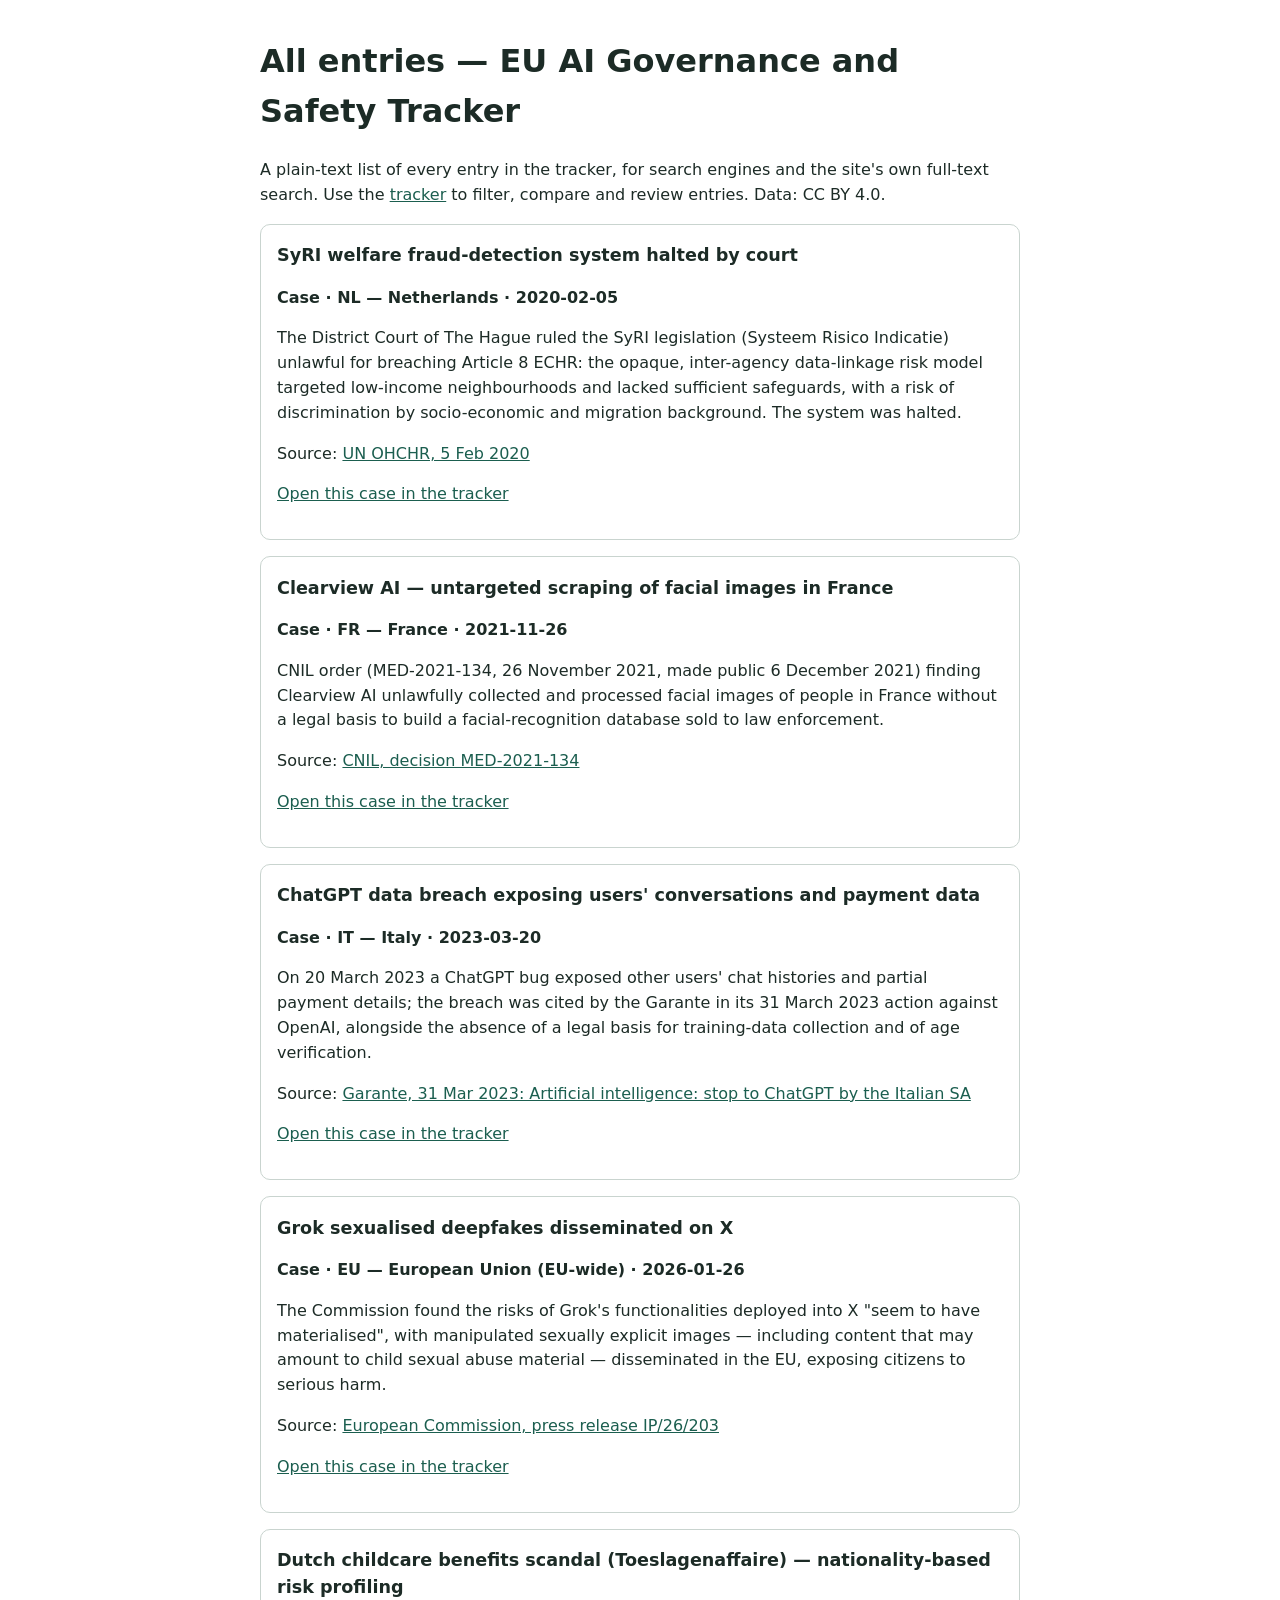
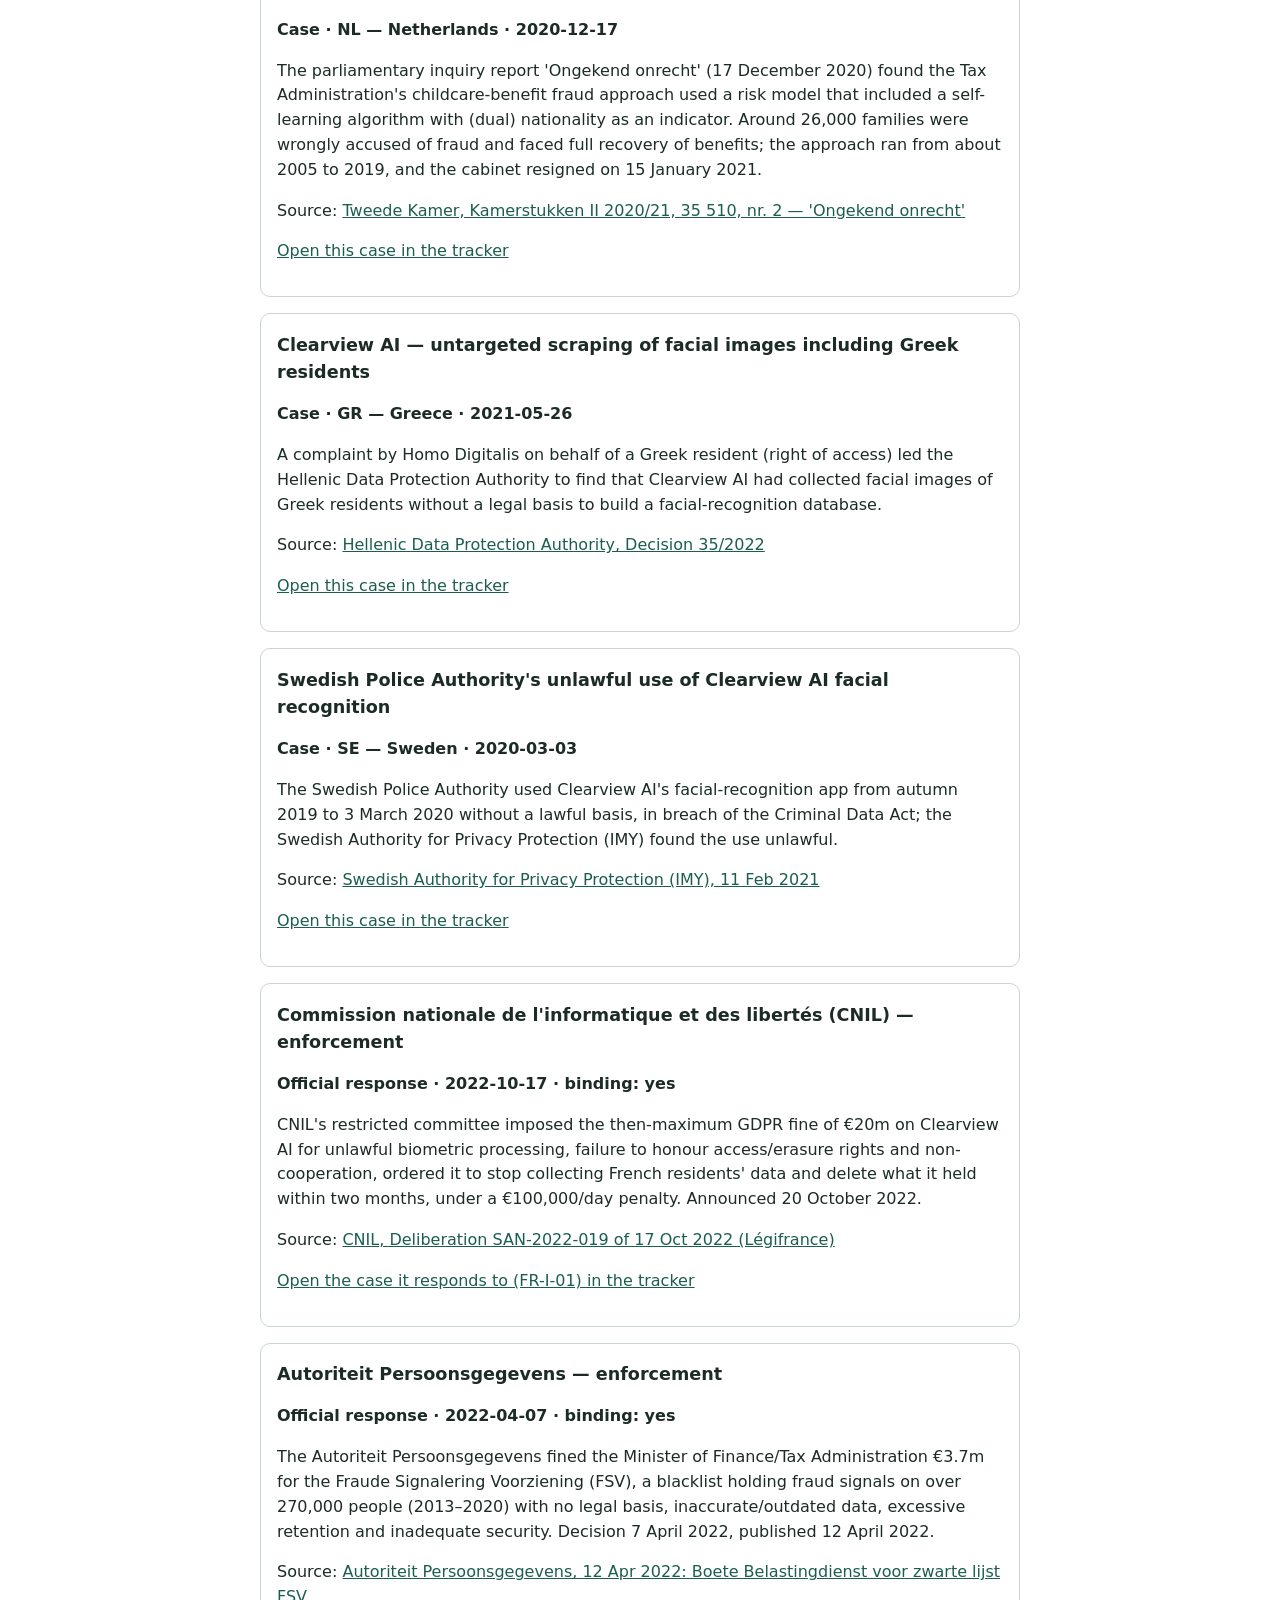
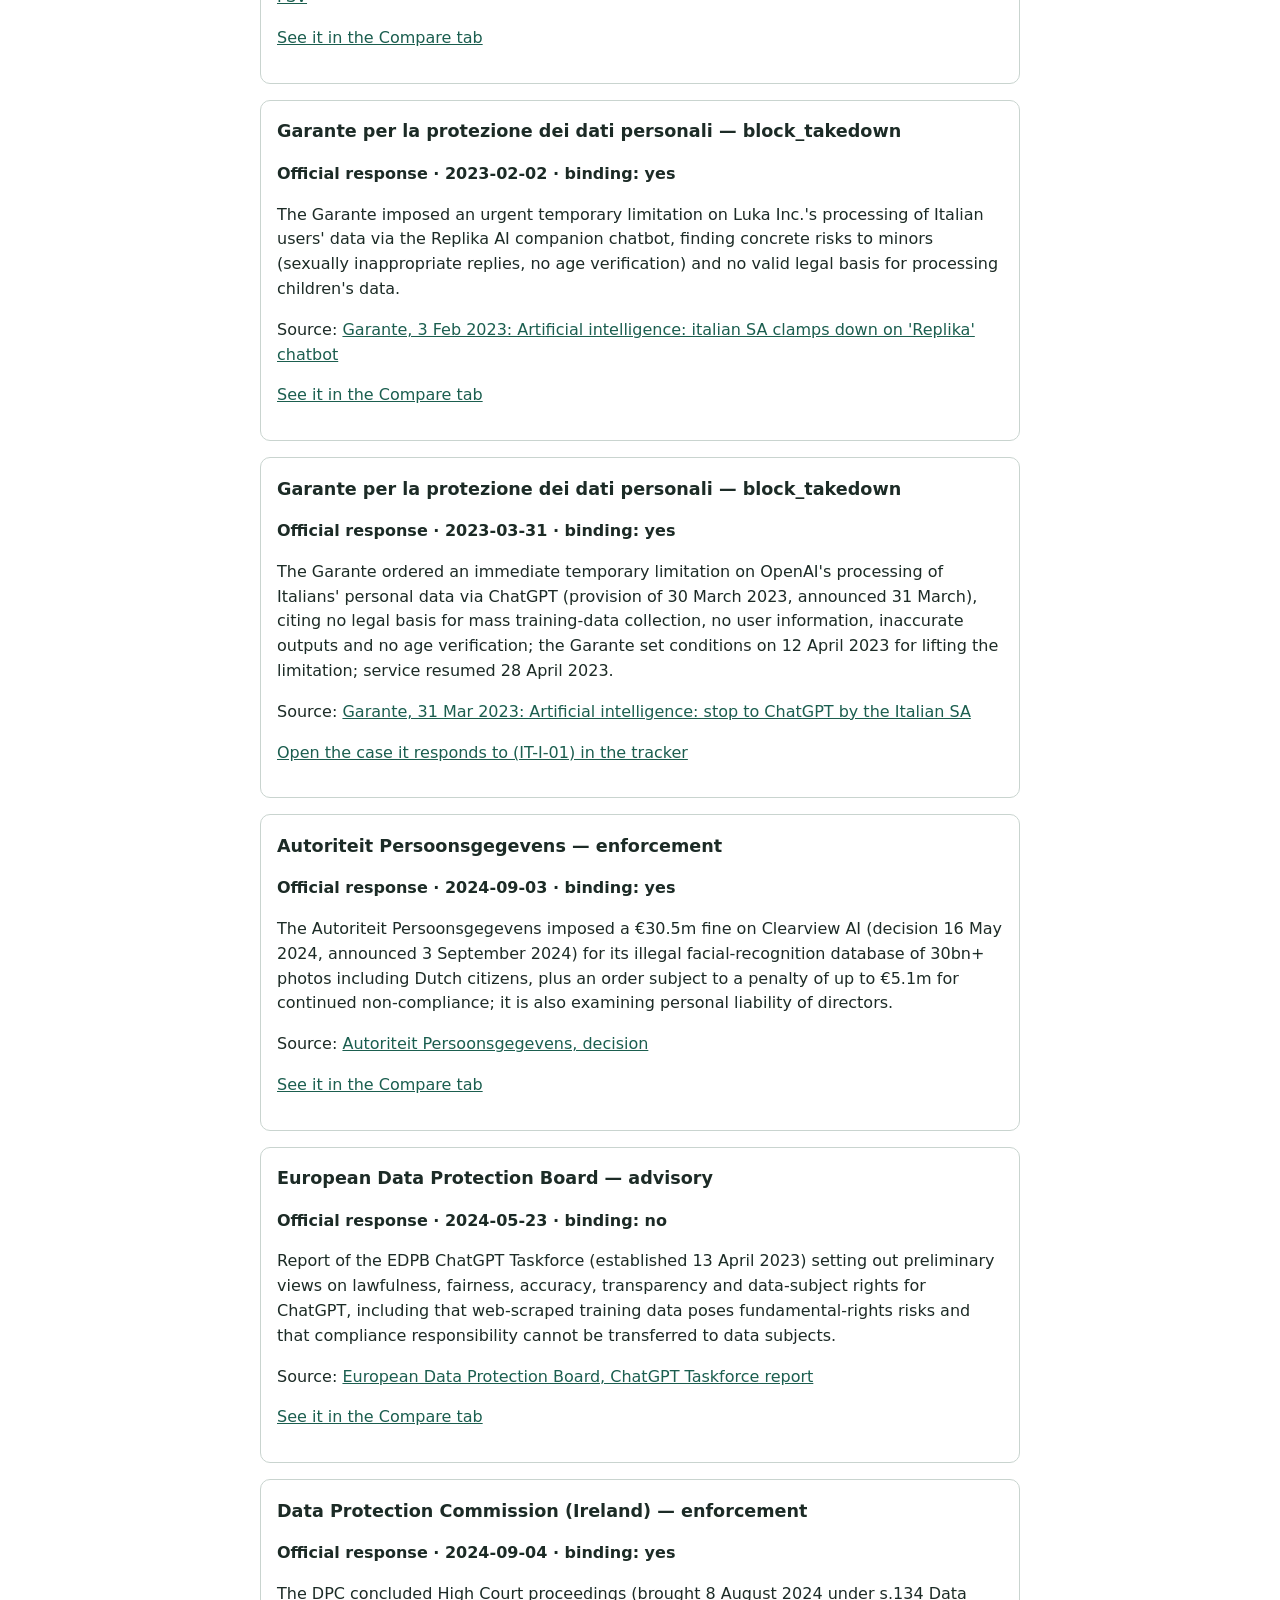
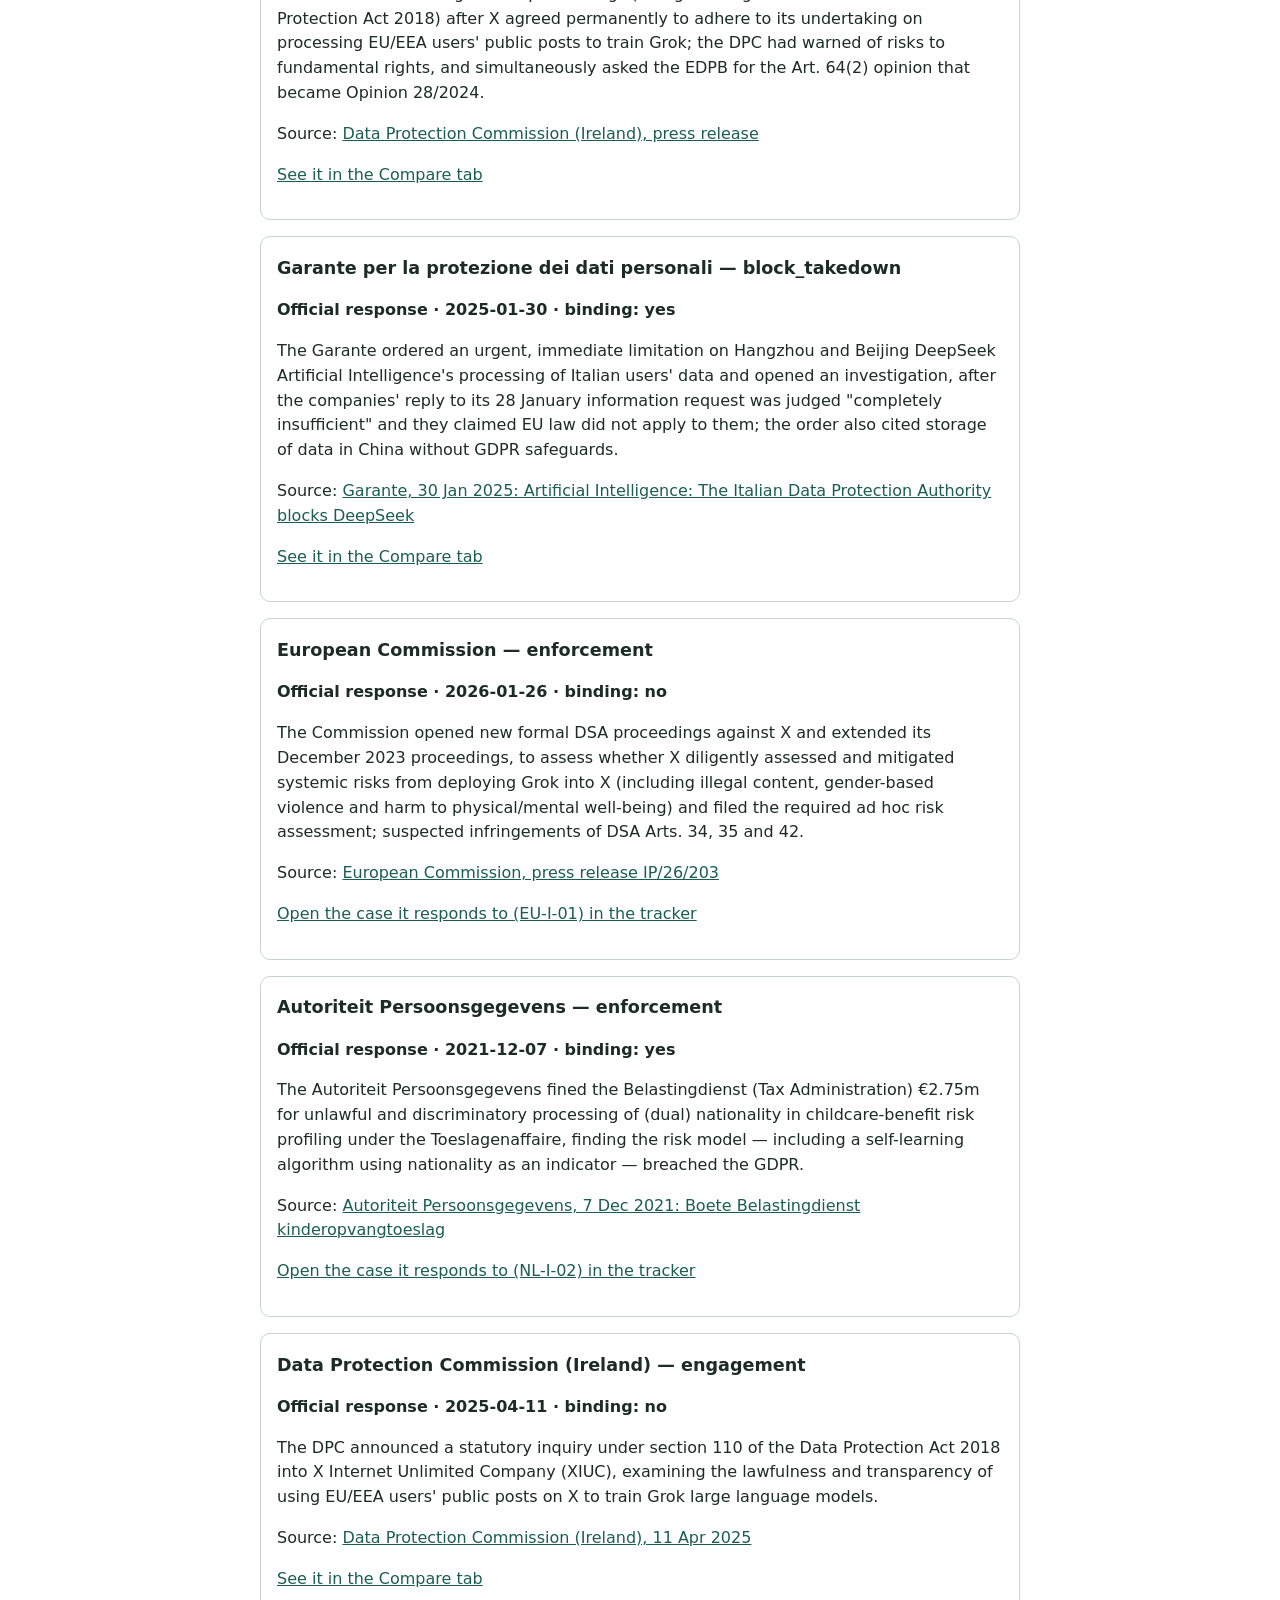
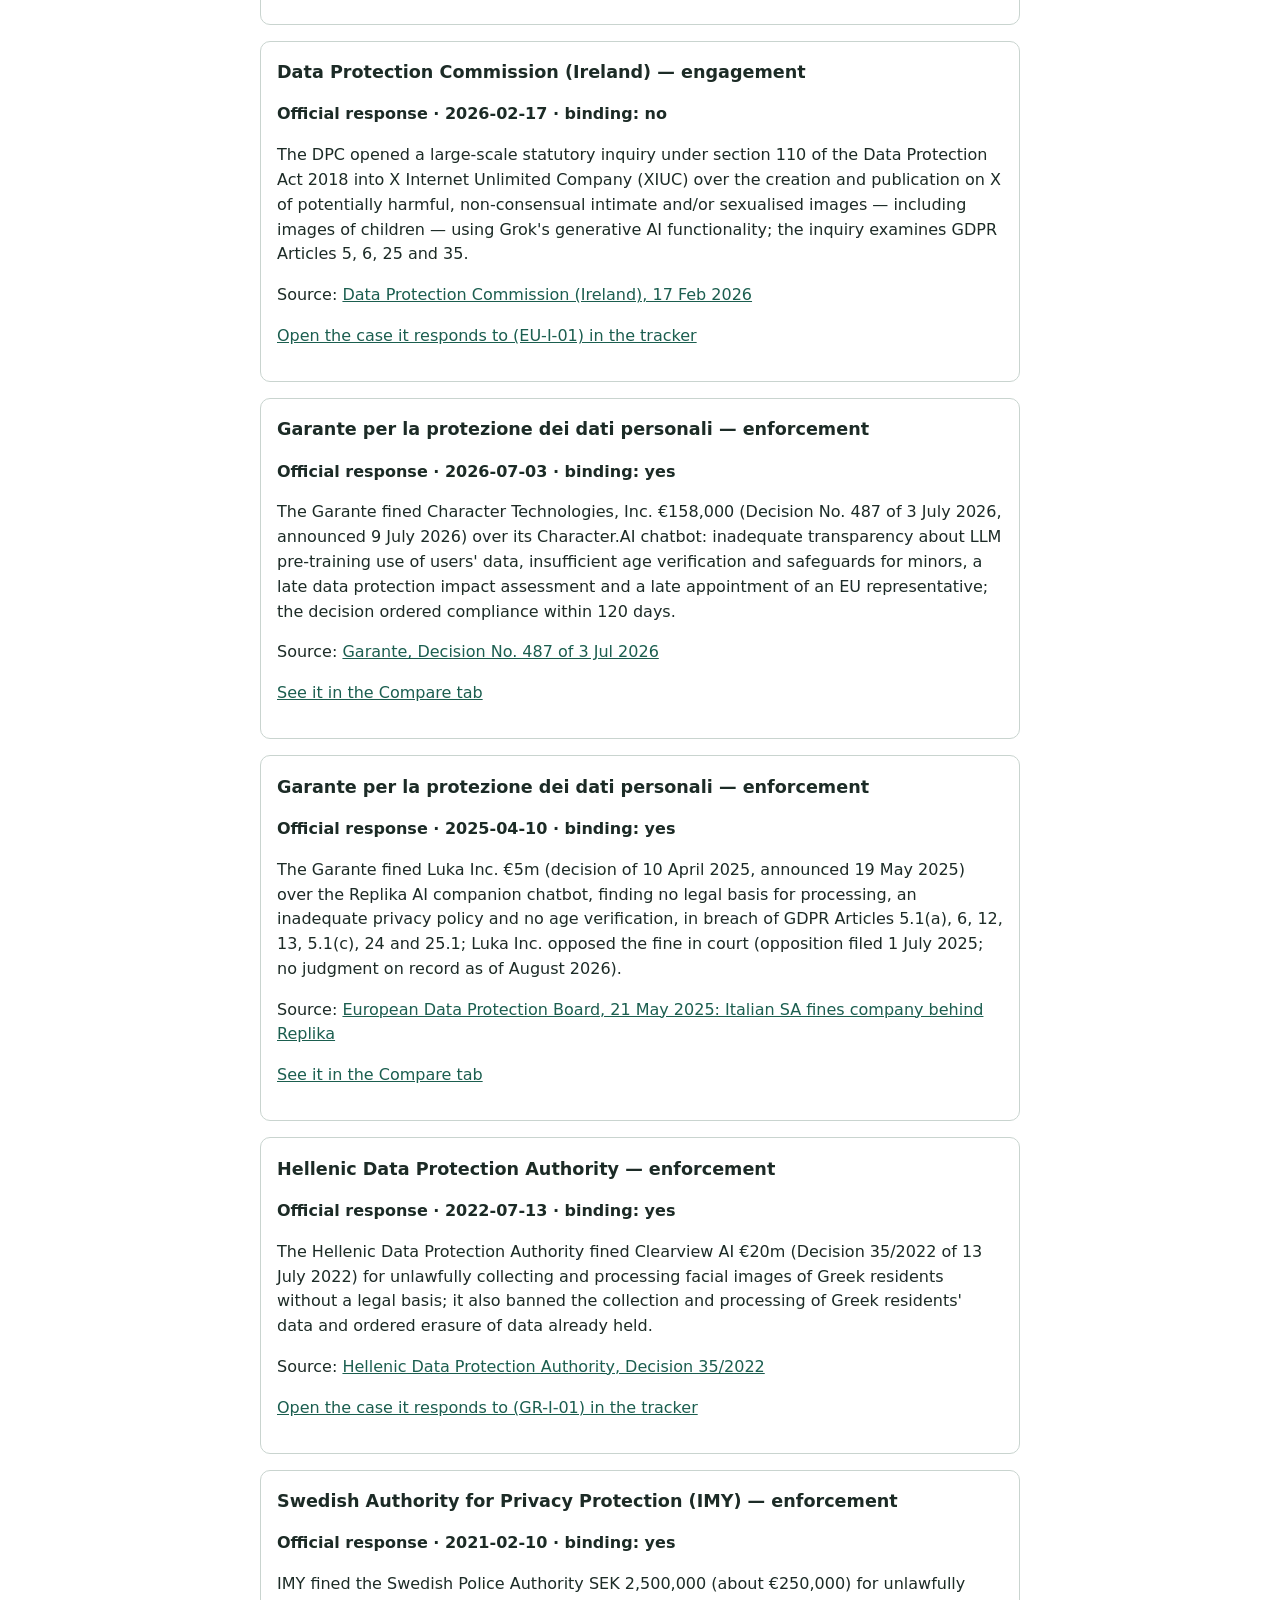
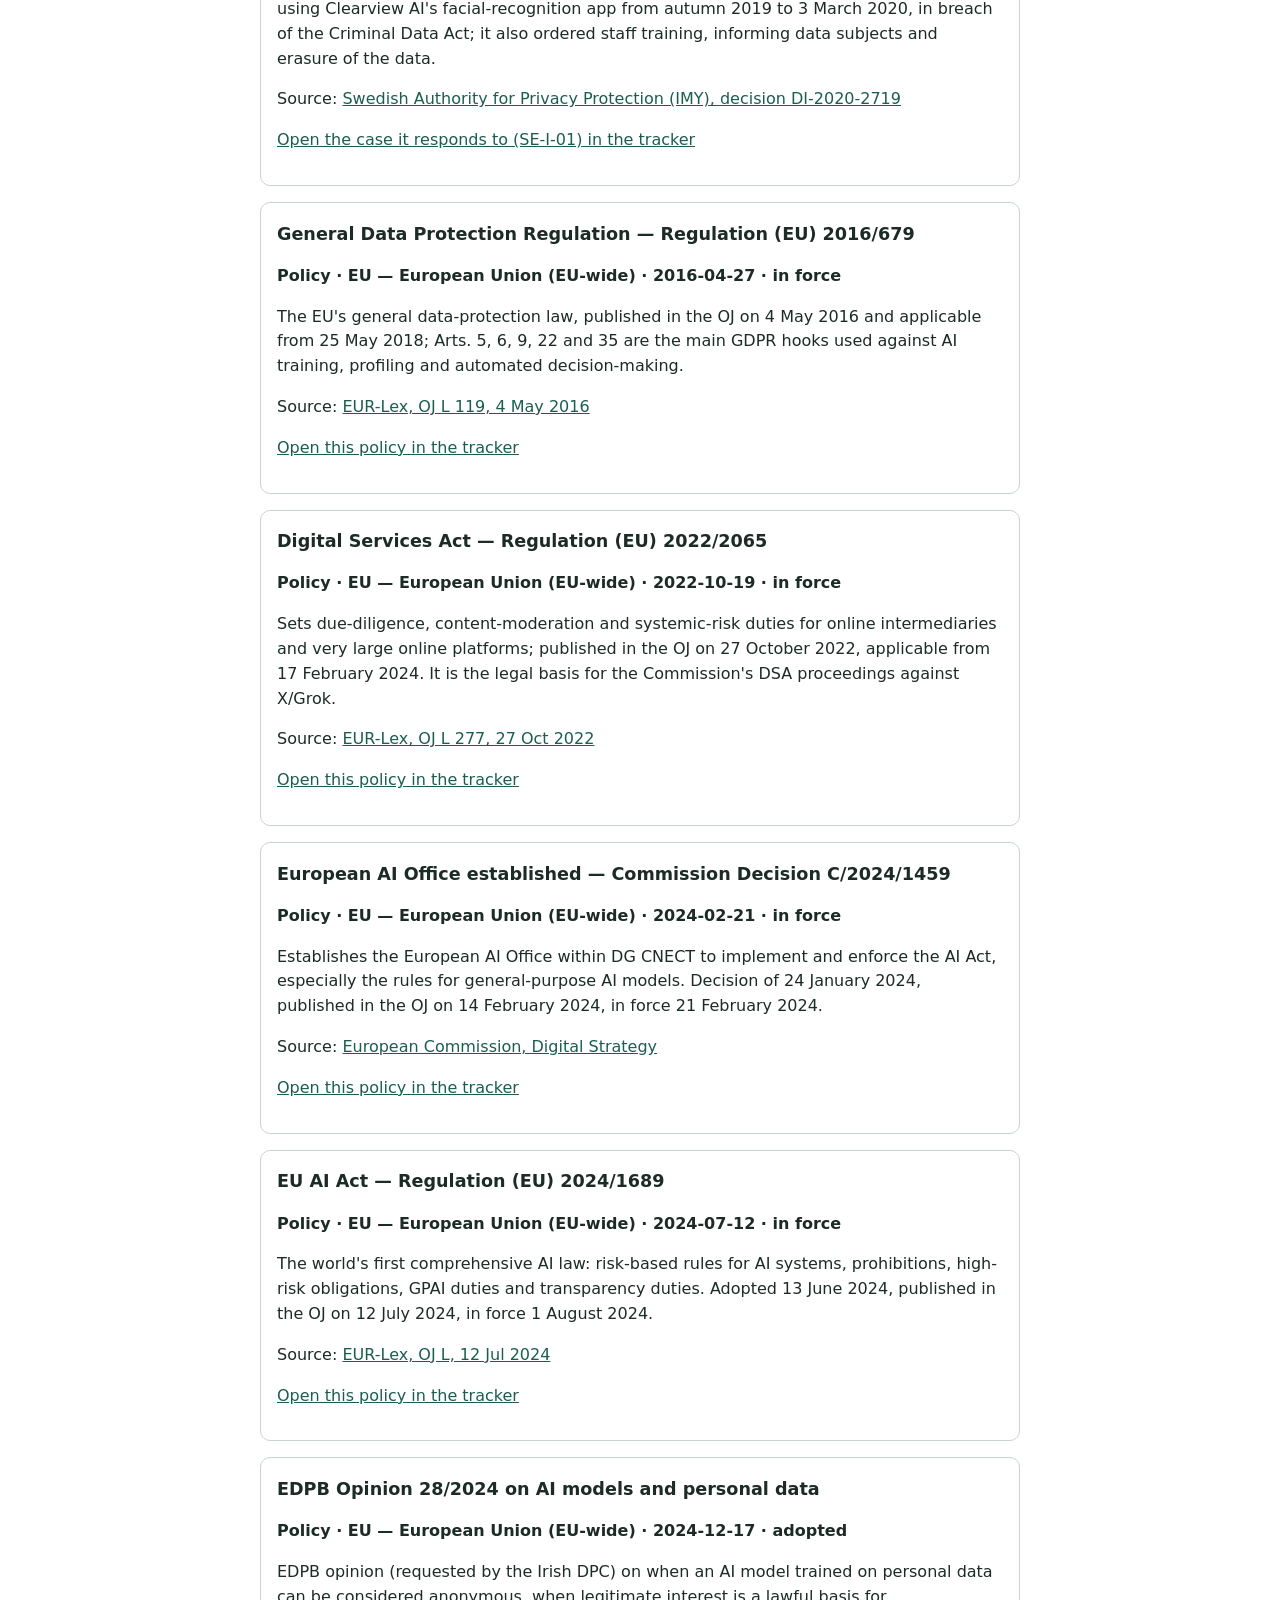
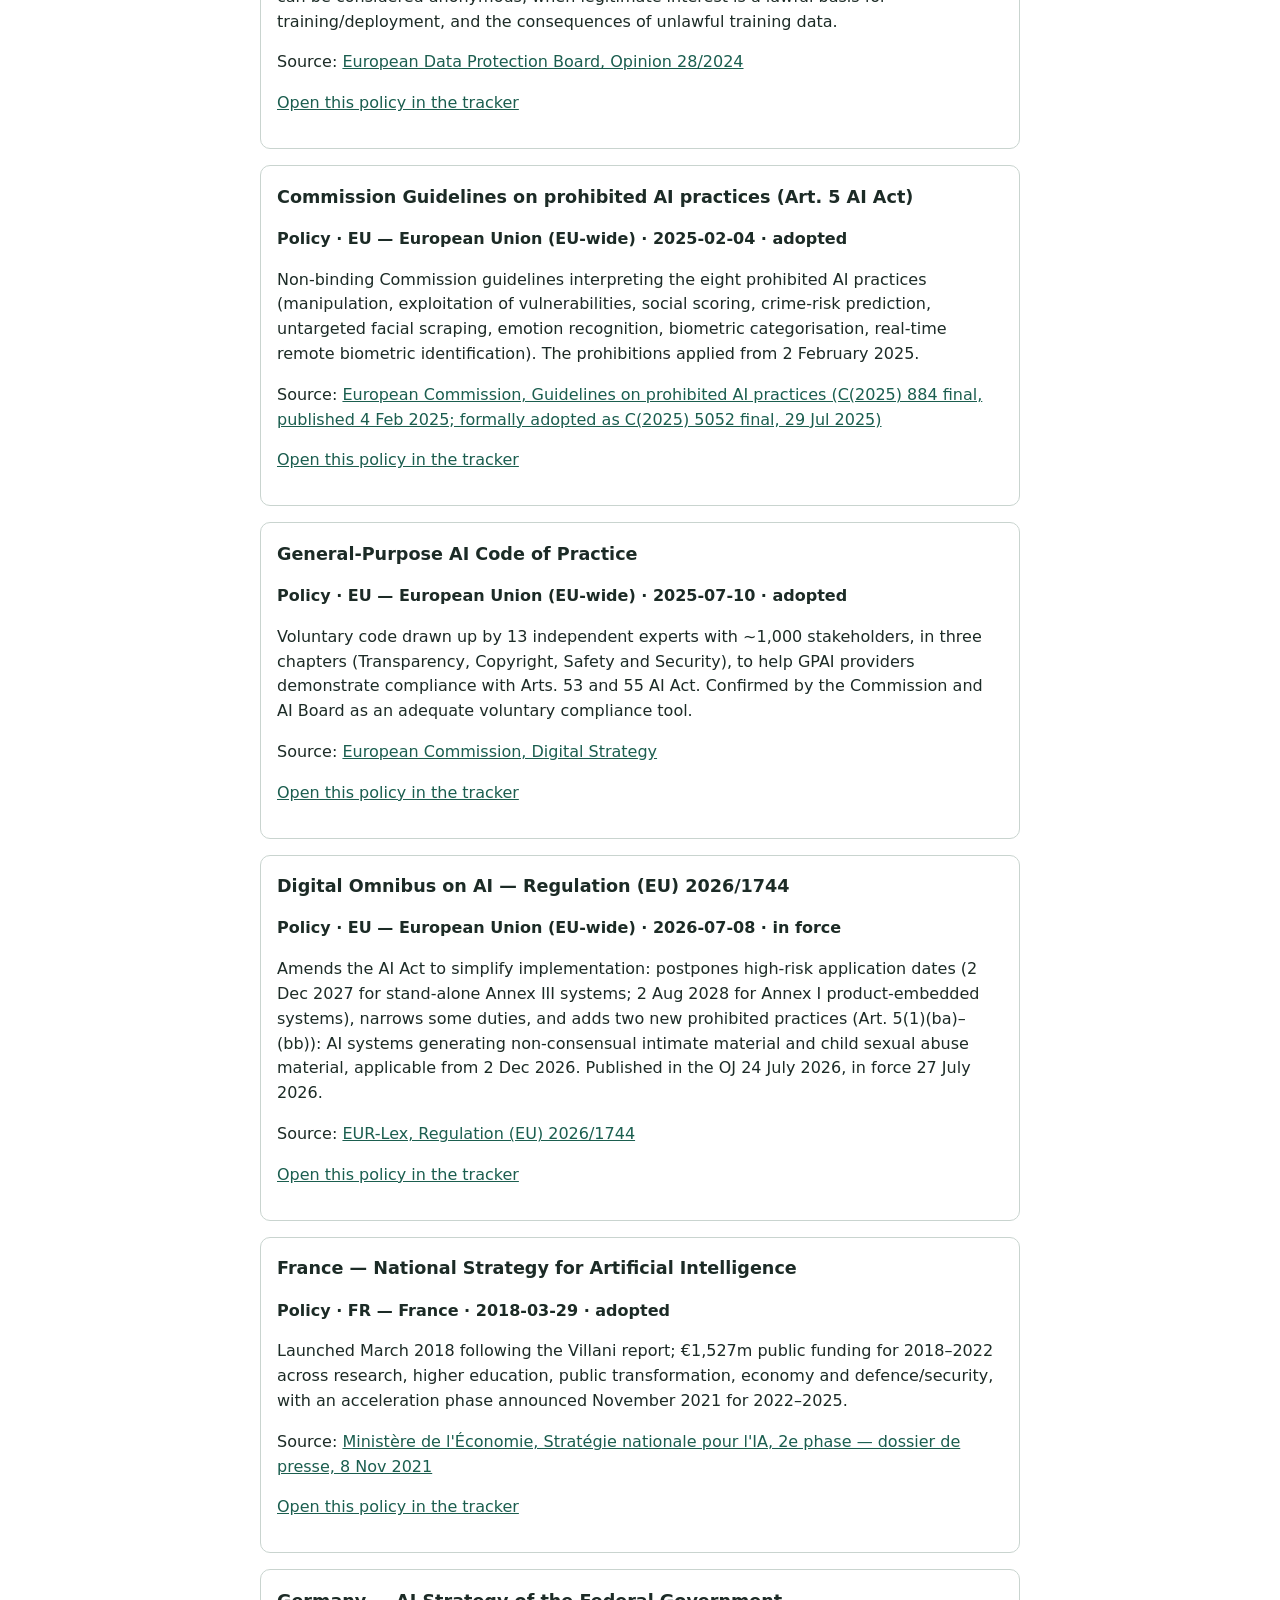
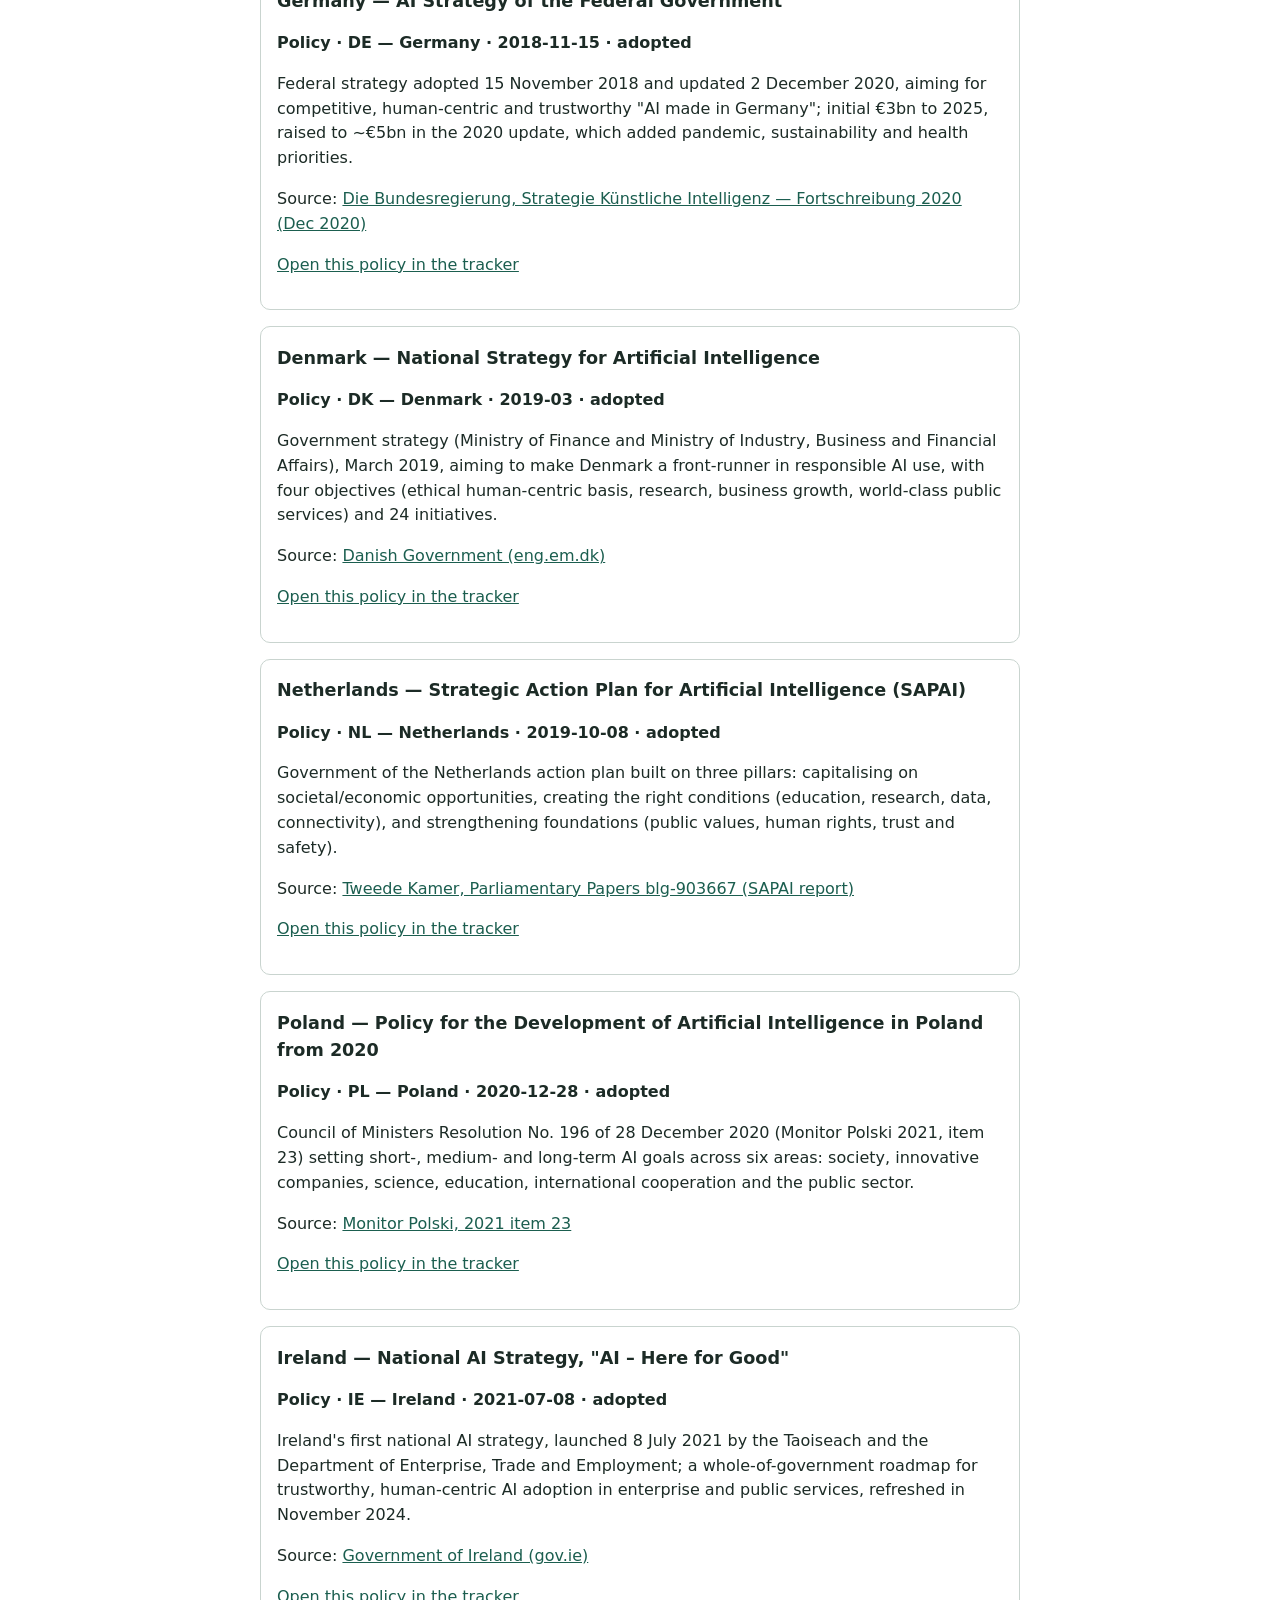
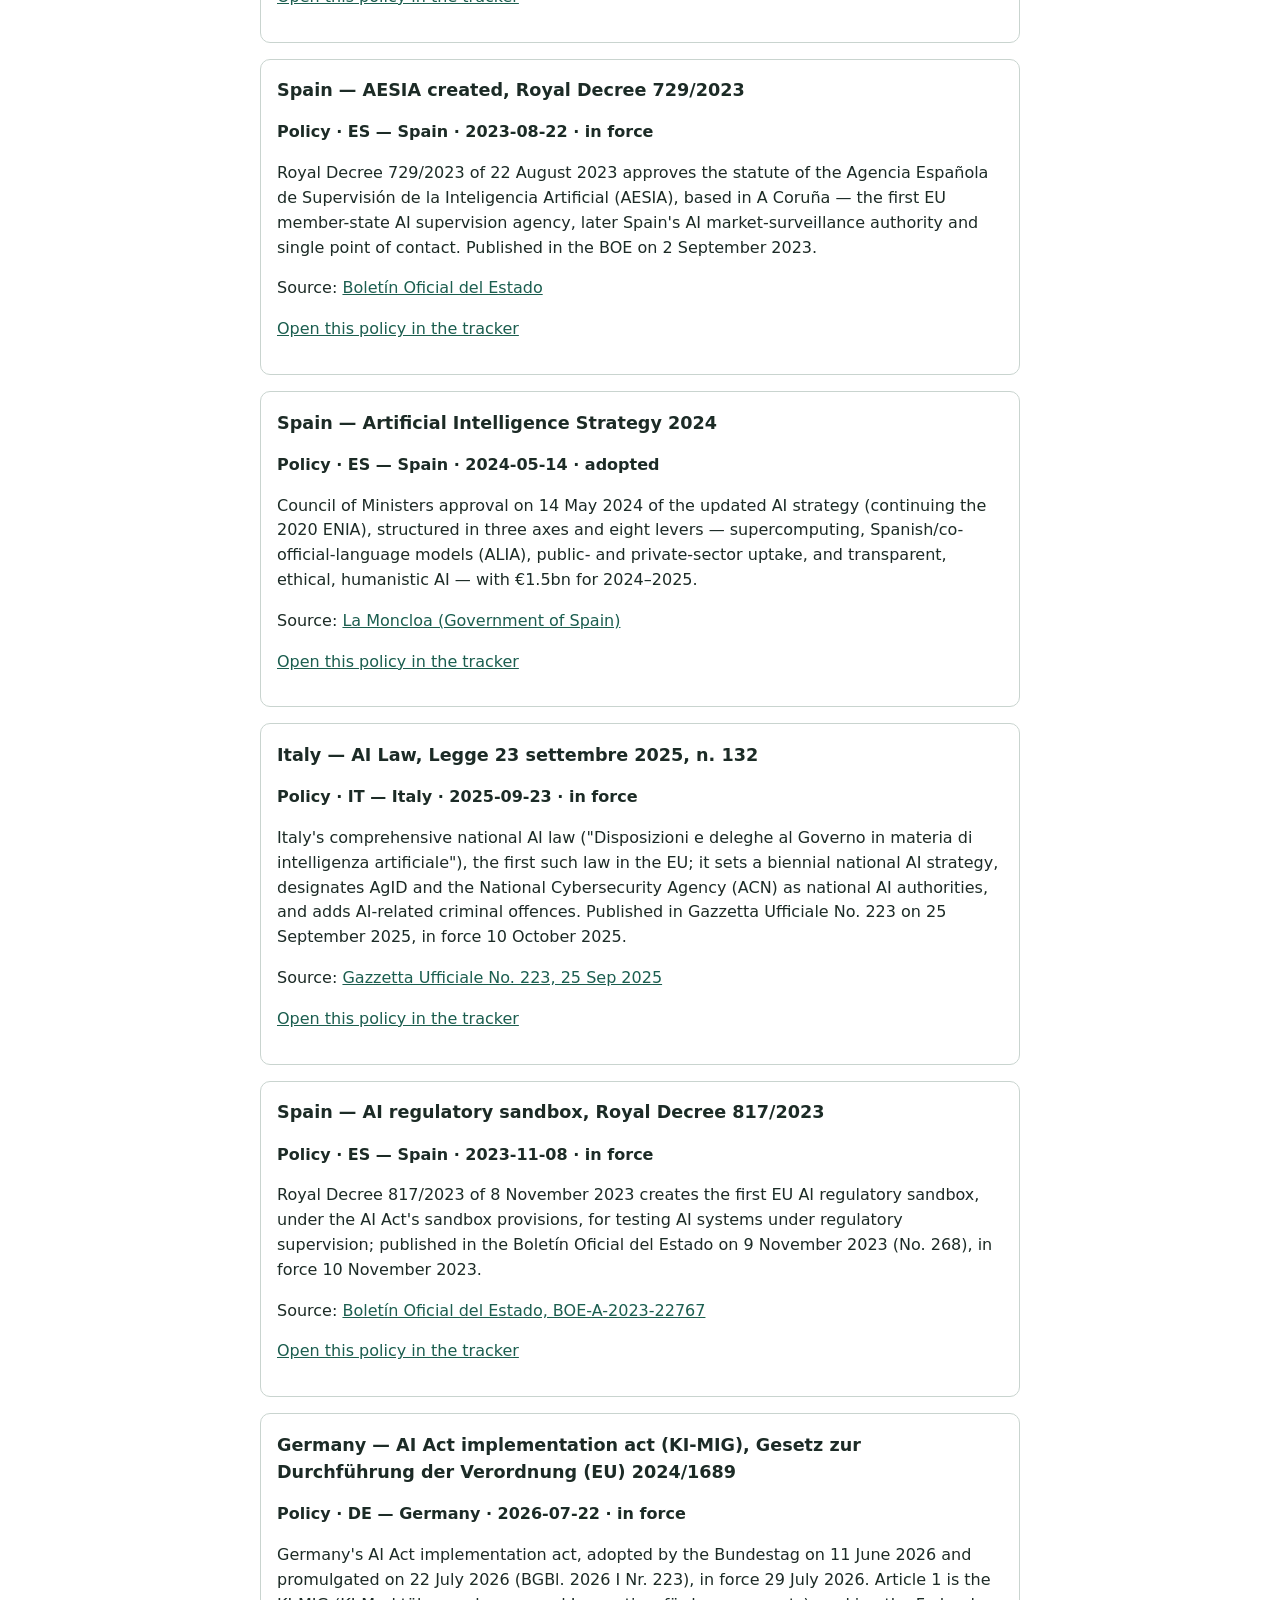
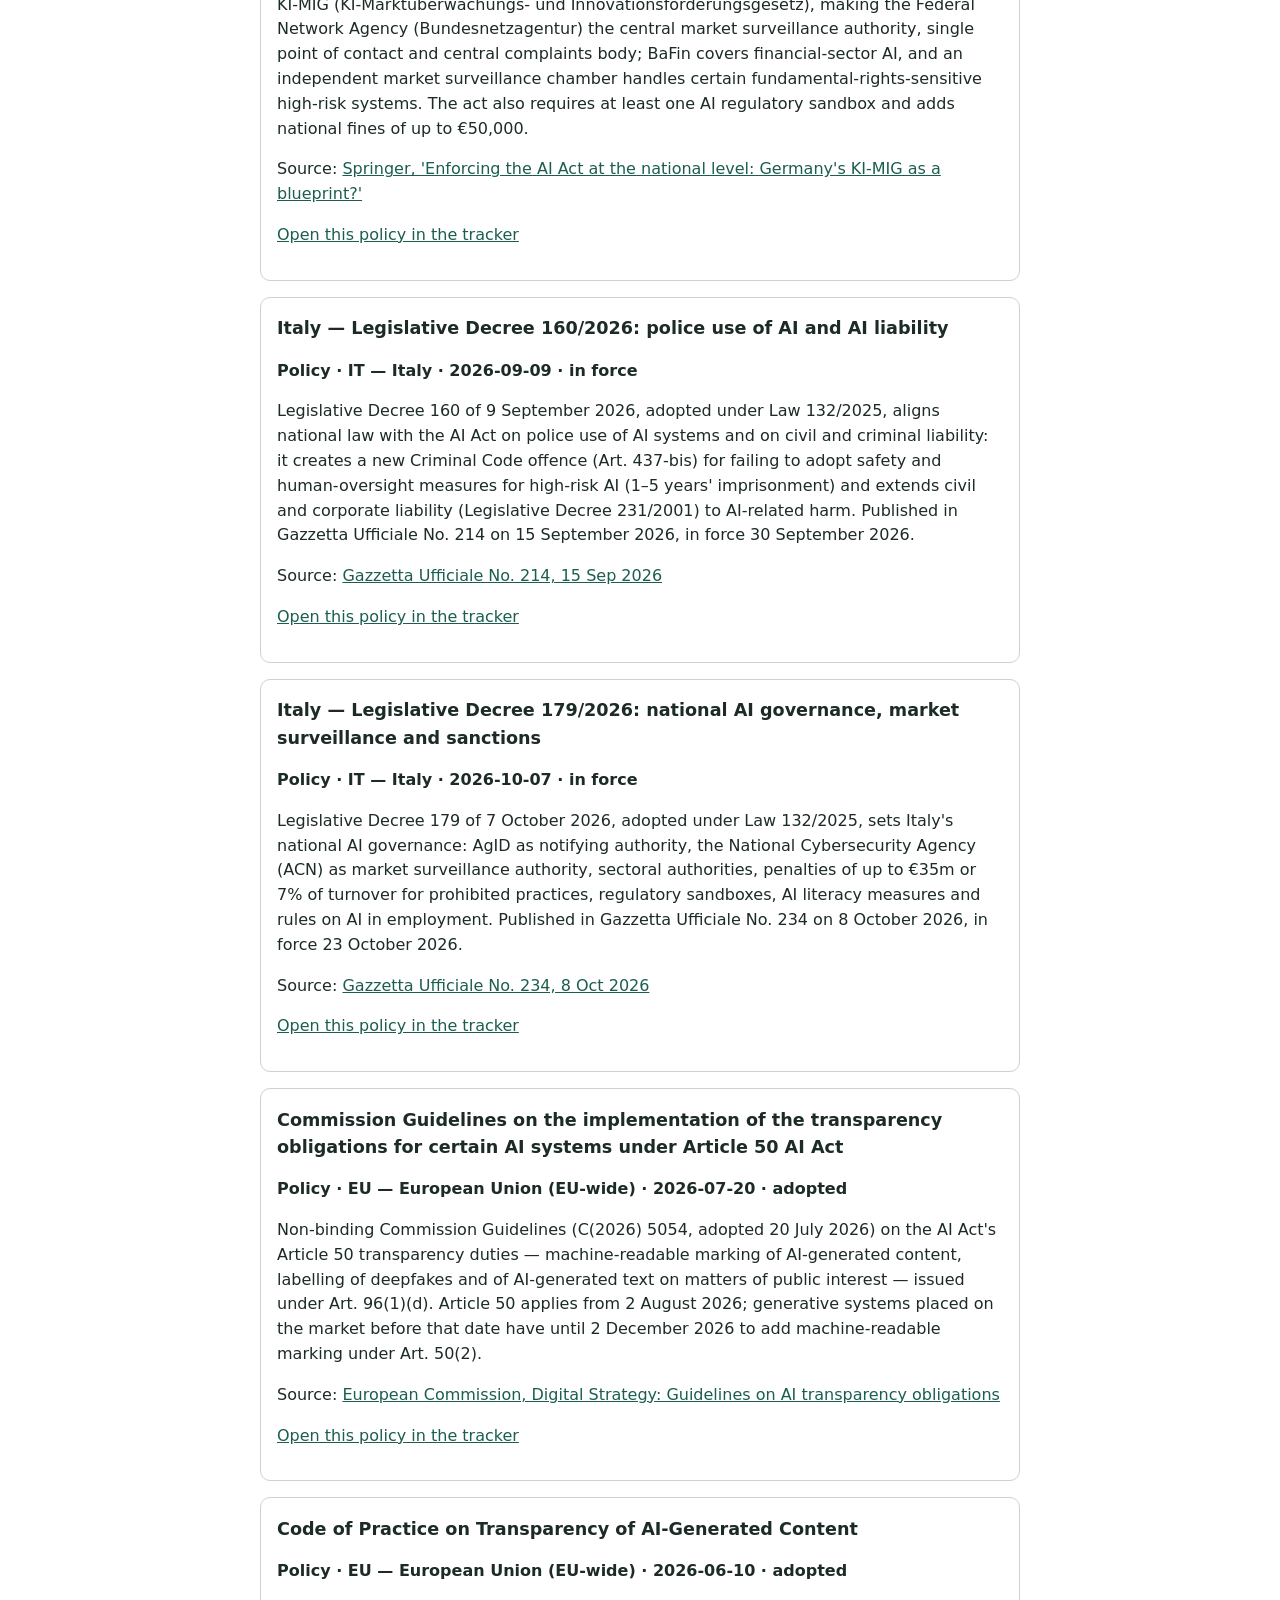
<file: rows.html>
<!doctype html>
<html lang="en-GB">
<head>
<meta charset="utf-8">
<meta name="viewport" content="width=device-width, initial-scale=1">
<link rel="canonical" href="https://aibenar.dev/EU-AI-Governance-Tracker/index.html">
<title>All entries — EU AI Governance and Safety Tracker</title>
<meta name="description" content="Every incident, official response and policy instrument in the EU AI Governance and Safety Tracker, as plain text.">
<style>body{font:16px/1.55 system-ui,sans-serif;max-width:760px;margin:0 auto;padding:1rem;color:#1c2b26}article{border:1px solid #c9d4cf;border-radius:10px;padding:1rem;margin:0 0 1rem}h2{font-size:1.1rem;margin:.1rem 0 .4rem}a{color:#1b5e4f}</style>
</head>
<body>
<h1>All entries — EU AI Governance and Safety Tracker</h1>
<p>A plain-text list of every entry in the tracker, for search engines and the
site's own full-text search. Use the <a href="index.html">tracker</a> to
filter, compare and review entries. Data: CC BY 4.0.</p>
<article id="NL-I-01">
<h2>SyRI welfare fraud-detection system halted by court</h2>
<p><strong>Case · NL — Netherlands · 2020-02-05</strong></p>
<p>The District Court of The Hague ruled the SyRI legislation (Systeem Risico Indicatie) unlawful for breaching Article 8 ECHR: the opaque, inter-agency data-linkage risk model targeted low-income neighbourhoods and lacked sufficient safeguards, with a risk of discrimination by socio-economic and migration background. The system was halted.</p>
<p>Source: <a href="https://www.ohchr.org/en/press-releases/2020/02/landmark-ruling-dutch-court-stops-government-attempts-spy-poor-un-expert?LangID=E&amp;NewsID=25522">UN OHCHR, 5 Feb 2020</a></p>
<p><a href="index.html#tab=cases&row=NL-I-01">Open this case in the tracker</a></p>
</article><article id="FR-I-01">
<h2>Clearview AI — untargeted scraping of facial images in France</h2>
<p><strong>Case · FR — France · 2021-11-26</strong></p>
<p>CNIL order (MED-2021-134, 26 November 2021, made public 6 December 2021) finding Clearview AI unlawfully collected and processed facial images of people in France without a legal basis to build a facial-recognition database sold to law enforcement.</p>
<p>Source: <a href="https://www.cnil.fr/sites/default/files/atoms/files/decision_ndeg_medp-2021-002.pdf">CNIL, decision MED-2021-134</a></p>
<p><a href="index.html#tab=cases&row=FR-I-01">Open this case in the tracker</a></p>
</article><article id="IT-I-01">
<h2>ChatGPT data breach exposing users&#x27; conversations and payment data</h2>
<p><strong>Case · IT — Italy · 2023-03-20</strong></p>
<p>On 20 March 2023 a ChatGPT bug exposed other users&#x27; chat histories and partial payment details; the breach was cited by the Garante in its 31 March 2023 action against OpenAI, alongside the absence of a legal basis for training-data collection and of age verification.</p>
<p>Source: <a href="https://www.garanteprivacy.it/garante/doc.jsp?ID=9870847">Garante, 31 Mar 2023: Artificial intelligence: stop to ChatGPT by the Italian SA</a></p>
<p><a href="index.html#tab=cases&row=IT-I-01">Open this case in the tracker</a></p>
</article><article id="EU-I-01">
<h2>Grok sexualised deepfakes disseminated on X</h2>
<p><strong>Case · EU — European Union (EU-wide) · 2026-01-26</strong></p>
<p>The Commission found the risks of Grok&#x27;s functionalities deployed into X &quot;seem to have materialised&quot;, with manipulated sexually explicit images — including content that may amount to child sexual abuse material — disseminated in the EU, exposing citizens to serious harm.</p>
<p>Source: <a href="https://ec.europa.eu/commission/presscorner/api/files/document/print/en/ip_26_203/IP_26_203_EN.pdf">European Commission, press release IP/26/203</a></p>
<p><a href="index.html#tab=cases&row=EU-I-01">Open this case in the tracker</a></p>
</article><article id="NL-I-02">
<h2>Dutch childcare benefits scandal (Toeslagenaffaire) — nationality-based risk profiling</h2>
<p><strong>Case · NL — Netherlands · 2020-12-17</strong></p>
<p>The parliamentary inquiry report &#x27;Ongekend onrecht&#x27; (17 December 2020) found the Tax Administration&#x27;s childcare-benefit fraud approach used a risk model that included a self-learning algorithm with (dual) nationality as an indicator. Around 26,000 families were wrongly accused of fraud and faced full recovery of benefits; the approach ran from about 2005 to 2019, and the cabinet resigned on 15 January 2021.</p>
<p>Source: <a href="https://www.officielebekendmakingen.nl/kst-35510-2.pdf">Tweede Kamer, Kamerstukken II 2020/21, 35 510, nr. 2 — &#x27;Ongekend onrecht&#x27;</a></p>
<p><a href="index.html#tab=cases&row=NL-I-02">Open this case in the tracker</a></p>
</article><article id="GR-I-01">
<h2>Clearview AI — untargeted scraping of facial images including Greek residents</h2>
<p><strong>Case · GR — Greece · 2021-05-26</strong></p>
<p>A complaint by Homo Digitalis on behalf of a Greek resident (right of access) led the Hellenic Data Protection Authority to find that Clearview AI had collected facial images of Greek residents without a legal basis to build a facial-recognition database.</p>
<p>Source: <a href="https://www.dpa.gr/sites/default/files/2022-08/35_2022%20anonym_EN_FINAL.pdf">Hellenic Data Protection Authority, Decision 35/2022</a></p>
<p><a href="index.html#tab=cases&row=GR-I-01">Open this case in the tracker</a></p>
</article><article id="SE-I-01">
<h2>Swedish Police Authority&#x27;s unlawful use of Clearview AI facial recognition</h2>
<p><strong>Case · SE — Sweden · 2020-03-03</strong></p>
<p>The Swedish Police Authority used Clearview AI&#x27;s facial-recognition app from autumn 2019 to 3 March 2020 without a lawful basis, in breach of the Criminal Data Act; the Swedish Authority for Privacy Protection (IMY) found the use unlawful.</p>
<p>Source: <a href="http://www.imy.se/en/about-us/arkiv/nyhetsarkiv/police-unlawfully-used-facial-recognition-app/">Swedish Authority for Privacy Protection (IMY), 11 Feb 2021</a></p>
<p><a href="index.html#tab=cases&row=SE-I-01">Open this case in the tracker</a></p>
</article><article id="FR-R-01">
<h2>Commission nationale de l&#x27;informatique et des libertés (CNIL) — enforcement</h2>
<p><strong>Official response · 2022-10-17 · binding: yes</strong></p>
<p>CNIL&#x27;s restricted committee imposed the then-maximum GDPR fine of €20m on Clearview AI for unlawful biometric processing, failure to honour access/erasure rights and non-cooperation, ordered it to stop collecting French residents&#x27; data and delete what it held within two months, under a €100,000/day penalty. Announced 20 October 2022.</p>
<p>Source: <a href="https://www.legifrance.gouv.fr/cnil/id/CNILTEXT000046444859">CNIL, Deliberation SAN-2022-019 of 17 Oct 2022 (Légifrance)</a></p>
<p><a href="index.html#tab=cases&row=FR-I-01">Open the case it responds to (FR-I-01) in the tracker</a></p>
</article><article id="NL-R-01">
<h2>Autoriteit Persoonsgegevens — enforcement</h2>
<p><strong>Official response · 2022-04-07 · binding: yes</strong></p>
<p>The Autoriteit Persoonsgegevens fined the Minister of Finance/Tax Administration €3.7m for the Fraude Signalering Voorziening (FSV), a blacklist holding fraud signals on over 270,000 people (2013–2020) with no legal basis, inaccurate/outdated data, excessive retention and inadequate security. Decision 7 April 2022, published 12 April 2022.</p>
<p>Source: <a href="https://www.autoriteitpersoonsgegevens.nl/actueel/boete-belastingdienst-voor-zwarte-lijst-fsv">Autoriteit Persoonsgegevens, 12 Apr 2022: Boete Belastingdienst voor zwarte lijst FSV</a></p>
<p><a href="index.html#tab=compare">See it in the Compare tab</a></p>
</article><article id="IT-R-01">
<h2>Garante per la protezione dei dati personali — block_takedown</h2>
<p><strong>Official response · 2023-02-02 · binding: yes</strong></p>
<p>The Garante imposed an urgent temporary limitation on Luka Inc.&#x27;s processing of Italian users&#x27; data via the Replika AI companion chatbot, finding concrete risks to minors (sexually inappropriate replies, no age verification) and no valid legal basis for processing children&#x27;s data.</p>
<p>Source: <a href="https://www.garanteprivacy.it/garante/doc.jsp?ID=9852506">Garante, 3 Feb 2023: Artificial intelligence: italian SA clamps down on &#x27;Replika&#x27; chatbot</a></p>
<p><a href="index.html#tab=compare">See it in the Compare tab</a></p>
</article><article id="IT-R-02">
<h2>Garante per la protezione dei dati personali — block_takedown</h2>
<p><strong>Official response · 2023-03-31 · binding: yes</strong></p>
<p>The Garante ordered an immediate temporary limitation on OpenAI&#x27;s processing of Italians&#x27; personal data via ChatGPT (provision of 30 March 2023, announced 31 March), citing no legal basis for mass training-data collection, no user information, inaccurate outputs and no age verification; the Garante set conditions on 12 April 2023 for lifting the limitation; service resumed 28 April 2023.</p>
<p>Source: <a href="https://www.garanteprivacy.it/garante/doc.jsp?ID=9870847">Garante, 31 Mar 2023: Artificial intelligence: stop to ChatGPT by the Italian SA</a></p>
<p><a href="index.html#tab=cases&row=IT-I-01">Open the case it responds to (IT-I-01) in the tracker</a></p>
</article><article id="NL-R-02">
<h2>Autoriteit Persoonsgegevens — enforcement</h2>
<p><strong>Official response · 2024-09-03 · binding: yes</strong></p>
<p>The Autoriteit Persoonsgegevens imposed a €30.5m fine on Clearview AI (decision 16 May 2024, announced 3 September 2024) for its illegal facial-recognition database of 30bn+ photos including Dutch citizens, plus an order subject to a penalty of up to €5.1m for continued non-compliance; it is also examining personal liability of directors.</p>
<p>Source: <a href="https://autoriteitpersoonsgegevens.nl/en/documents/decision-fine-clearview-ai">Autoriteit Persoonsgegevens, decision</a></p>
<p><a href="index.html#tab=compare">See it in the Compare tab</a></p>
</article><article id="EU-R-01">
<h2>European Data Protection Board — advisory</h2>
<p><strong>Official response · 2024-05-23 · binding: no</strong></p>
<p>Report of the EDPB ChatGPT Taskforce (established 13 April 2023) setting out preliminary views on lawfulness, fairness, accuracy, transparency and data-subject rights for ChatGPT, including that web-scraped training data poses fundamental-rights risks and that compliance responsibility cannot be transferred to data subjects.</p>
<p>Source: <a href="https://www.edpb.europa.eu/system/files/2024-05/edpb_20240523_report_chatgpt_taskforce_en.pdf">European Data Protection Board, ChatGPT Taskforce report</a></p>
<p><a href="index.html#tab=compare">See it in the Compare tab</a></p>
</article><article id="IE-R-01">
<h2>Data Protection Commission (Ireland) — enforcement</h2>
<p><strong>Official response · 2024-09-04 · binding: yes</strong></p>
<p>The DPC concluded High Court proceedings (brought 8 August 2024 under s.134 Data Protection Act 2018) after X agreed permanently to adhere to its undertaking on processing EU/EEA users&#x27; public posts to train Grok; the DPC had warned of risks to fundamental rights, and simultaneously asked the EDPB for the Art. 64(2) opinion that became Opinion 28/2024.</p>
<p>Source: <a href="https://www.dataprotection.ie/en/news-media/press-releases/data-protection-commission-welcomes-conclusion-proceedings-relating-xs-ai-tool-grok">Data Protection Commission (Ireland), press release</a></p>
<p><a href="index.html#tab=compare">See it in the Compare tab</a></p>
</article><article id="IT-R-03">
<h2>Garante per la protezione dei dati personali — block_takedown</h2>
<p><strong>Official response · 2025-01-30 · binding: yes</strong></p>
<p>The Garante ordered an urgent, immediate limitation on Hangzhou and Beijing DeepSeek Artificial Intelligence&#x27;s processing of Italian users&#x27; data and opened an investigation, after the companies&#x27; reply to its 28 January information request was judged &quot;completely insufficient&quot; and they claimed EU law did not apply to them; the order also cited storage of data in China without GDPR safeguards.</p>
<p>Source: <a href="https://www.garanteprivacy.it/garante/doc.jsp?ID=10097450">Garante, 30 Jan 2025: Artificial Intelligence: The Italian Data Protection Authority blocks DeepSeek</a></p>
<p><a href="index.html#tab=compare">See it in the Compare tab</a></p>
</article><article id="EU-R-02">
<h2>European Commission — enforcement</h2>
<p><strong>Official response · 2026-01-26 · binding: no</strong></p>
<p>The Commission opened new formal DSA proceedings against X and extended its December 2023 proceedings, to assess whether X diligently assessed and mitigated systemic risks from deploying Grok into X (including illegal content, gender-based violence and harm to physical/mental well-being) and filed the required ad hoc risk assessment; suspected infringements of DSA Arts. 34, 35 and 42.</p>
<p>Source: <a href="https://ec.europa.eu/commission/presscorner/api/files/document/print/en/ip_26_203/IP_26_203_EN.pdf">European Commission, press release IP/26/203</a></p>
<p><a href="index.html#tab=cases&row=EU-I-01">Open the case it responds to (EU-I-01) in the tracker</a></p>
</article><article id="NL-R-03">
<h2>Autoriteit Persoonsgegevens — enforcement</h2>
<p><strong>Official response · 2021-12-07 · binding: yes</strong></p>
<p>The Autoriteit Persoonsgegevens fined the Belastingdienst (Tax Administration) €2.75m for unlawful and discriminatory processing of (dual) nationality in childcare-benefit risk profiling under the Toeslagenaffaire, finding the risk model — including a self-learning algorithm using nationality as an indicator — breached the GDPR.</p>
<p>Source: <a href="https://autoriteitpersoonsgegevens.nl/documenten/boete-belastingdienst-kinderopvangtoeslag">Autoriteit Persoonsgegevens, 7 Dec 2021: Boete Belastingdienst kinderopvangtoeslag</a></p>
<p><a href="index.html#tab=cases&row=NL-I-02">Open the case it responds to (NL-I-02) in the tracker</a></p>
</article><article id="IE-R-02">
<h2>Data Protection Commission (Ireland) — engagement</h2>
<p><strong>Official response · 2025-04-11 · binding: no</strong></p>
<p>The DPC announced a statutory inquiry under section 110 of the Data Protection Act 2018 into X Internet Unlimited Company (XIUC), examining the lawfulness and transparency of using EU/EEA users&#x27; public posts on X to train Grok large language models.</p>
<p>Source: <a href="https://dataprotection.ie/en/news-media/latest-news/data-protection-commission-announces-commencement-inquiry-x-internet-unlimited-company-xiuc">Data Protection Commission (Ireland), 11 Apr 2025</a></p>
<p><a href="index.html#tab=compare">See it in the Compare tab</a></p>
</article><article id="IE-R-03">
<h2>Data Protection Commission (Ireland) — engagement</h2>
<p><strong>Official response · 2026-02-17 · binding: no</strong></p>
<p>The DPC opened a large-scale statutory inquiry under section 110 of the Data Protection Act 2018 into X Internet Unlimited Company (XIUC) over the creation and publication on X of potentially harmful, non-consensual intimate and/or sexualised images — including images of children — using Grok&#x27;s generative AI functionality; the inquiry examines GDPR Articles 5, 6, 25 and 35.</p>
<p>Source: <a href="https://www.dataprotection.ie/en/news-media/press-releases/data-protection-commission-opens-investigation-x-xiuc">Data Protection Commission (Ireland), 17 Feb 2026</a></p>
<p><a href="index.html#tab=cases&row=EU-I-01">Open the case it responds to (EU-I-01) in the tracker</a></p>
</article><article id="IT-R-04">
<h2>Garante per la protezione dei dati personali — enforcement</h2>
<p><strong>Official response · 2026-07-03 · binding: yes</strong></p>
<p>The Garante fined Character Technologies, Inc. €158,000 (Decision No. 487 of 3 July 2026, announced 9 July 2026) over its Character.AI chatbot: inadequate transparency about LLM pre-training use of users&#x27; data, insufficient age verification and safeguards for minors, a late data protection impact assessment and a late appointment of an EU representative; the decision ordered compliance within 120 days.</p>
<p>Source: <a href="https://www.garanteprivacy.it/garante/doc.jsp?ID=10269571">Garante, Decision No. 487 of 3 Jul 2026</a></p>
<p><a href="index.html#tab=compare">See it in the Compare tab</a></p>
</article><article id="IT-R-05">
<h2>Garante per la protezione dei dati personali — enforcement</h2>
<p><strong>Official response · 2025-04-10 · binding: yes</strong></p>
<p>The Garante fined Luka Inc. €5m (decision of 10 April 2025, announced 19 May 2025) over the Replika AI companion chatbot, finding no legal basis for processing, an inadequate privacy policy and no age verification, in breach of GDPR Articles 5.1(a), 6, 12, 13, 5.1(c), 24 and 25.1; Luka Inc. opposed the fine in court (opposition filed 1 July 2025; no judgment on record as of August 2026).</p>
<p>Source: <a href="https://www.edpb.europa.eu/news/ai-the-italian-supervisory-authority-fines-company-behind-chatbot-replika_en">European Data Protection Board, 21 May 2025: Italian SA fines company behind Replika</a></p>
<p><a href="index.html#tab=compare">See it in the Compare tab</a></p>
</article><article id="GR-R-01">
<h2>Hellenic Data Protection Authority — enforcement</h2>
<p><strong>Official response · 2022-07-13 · binding: yes</strong></p>
<p>The Hellenic Data Protection Authority fined Clearview AI €20m (Decision 35/2022 of 13 July 2022) for unlawfully collecting and processing facial images of Greek residents without a legal basis; it also banned the collection and processing of Greek residents&#x27; data and ordered erasure of data already held.</p>
<p>Source: <a href="https://www.dpa.gr/sites/default/files/2022-08/35_2022%20anonym_EN_FINAL.pdf">Hellenic Data Protection Authority, Decision 35/2022</a></p>
<p><a href="index.html#tab=cases&row=GR-I-01">Open the case it responds to (GR-I-01) in the tracker</a></p>
</article><article id="SE-R-01">
<h2>Swedish Authority for Privacy Protection (IMY) — enforcement</h2>
<p><strong>Official response · 2021-02-10 · binding: yes</strong></p>
<p>IMY fined the Swedish Police Authority SEK 2,500,000 (about €250,000) for unlawfully using Clearview AI&#x27;s facial-recognition app from autumn 2019 to 3 March 2020, in breach of the Criminal Data Act; it also ordered staff training, informing data subjects and erasure of the data.</p>
<p>Source: <a href="http://www.imy.se/en/about-us/arkiv/nyhetsarkiv/police-unlawfully-used-facial-recognition-app/">Swedish Authority for Privacy Protection (IMY), decision DI-2020-2719</a></p>
<p><a href="index.html#tab=cases&row=SE-I-01">Open the case it responds to (SE-I-01) in the tracker</a></p>
</article><article id="EU-P-01">
<h2>General Data Protection Regulation — Regulation (EU) 2016/679</h2>
<p><strong>Policy · EU — European Union (EU-wide) · 2016-04-27 · in force</strong></p>
<p>The EU&#x27;s general data-protection law, published in the OJ on 4 May 2016 and applicable from 25 May 2018; Arts. 5, 6, 9, 22 and 35 are the main GDPR hooks used against AI training, profiling and automated decision-making.</p>
<p>Source: <a href="https://eur-lex.europa.eu/legal-content/EN/TXT/HTML/?uri=OJ:L:2016:119:FULL">EUR-Lex, OJ L 119, 4 May 2016</a></p>
<p><a href="index.html#tab=policies&row=EU-P-01">Open this policy in the tracker</a></p>
</article><article id="EU-P-02">
<h2>Digital Services Act — Regulation (EU) 2022/2065</h2>
<p><strong>Policy · EU — European Union (EU-wide) · 2022-10-19 · in force</strong></p>
<p>Sets due-diligence, content-moderation and systemic-risk duties for online intermediaries and very large online platforms; published in the OJ on 27 October 2022, applicable from 17 February 2024. It is the legal basis for the Commission&#x27;s DSA proceedings against X/Grok.</p>
<p>Source: <a href="https://eur-lex.europa.eu/legal-content/EN/TXT/PDF/?uri=CELEX:32022R2065">EUR-Lex, OJ L 277, 27 Oct 2022</a></p>
<p><a href="index.html#tab=policies&row=EU-P-02">Open this policy in the tracker</a></p>
</article><article id="EU-P-03">
<h2>European AI Office established — Commission Decision C/2024/1459</h2>
<p><strong>Policy · EU — European Union (EU-wide) · 2024-02-21 · in force</strong></p>
<p>Establishes the European AI Office within DG CNECT to implement and enforce the AI Act, especially the rules for general-purpose AI models. Decision of 24 January 2024, published in the OJ on 14 February 2024, in force 21 February 2024.</p>
<p>Source: <a href="https://digital-strategy.ec.europa.eu/en/library/commission-decision-establishing-european-ai-office">European Commission, Digital Strategy</a></p>
<p><a href="index.html#tab=policies&row=EU-P-03">Open this policy in the tracker</a></p>
</article><article id="EU-P-04">
<h2>EU AI Act — Regulation (EU) 2024/1689</h2>
<p><strong>Policy · EU — European Union (EU-wide) · 2024-07-12 · in force</strong></p>
<p>The world&#x27;s first comprehensive AI law: risk-based rules for AI systems, prohibitions, high-risk obligations, GPAI duties and transparency duties. Adopted 13 June 2024, published in the OJ on 12 July 2024, in force 1 August 2024.</p>
<p>Source: <a href="https://eur-lex.europa.eu/legal-content/EN/TXT/?uri=OJ:L_202401689">EUR-Lex, OJ L, 12 Jul 2024</a></p>
<p><a href="index.html#tab=policies&row=EU-P-04">Open this policy in the tracker</a></p>
</article><article id="EU-P-05">
<h2>EDPB Opinion 28/2024 on AI models and personal data</h2>
<p><strong>Policy · EU — European Union (EU-wide) · 2024-12-17 · adopted</strong></p>
<p>EDPB opinion (requested by the Irish DPC) on when an AI model trained on personal data can be considered anonymous, when legitimate interest is a lawful basis for training/deployment, and the consequences of unlawful training data.</p>
<p>Source: <a href="https://www.edpb.europa.eu/system/files/documents/2024-12/edpb_opinion_202428_ai-models_en.pdf">European Data Protection Board, Opinion 28/2024</a></p>
<p><a href="index.html#tab=policies&row=EU-P-05">Open this policy in the tracker</a></p>
</article><article id="EU-P-06">
<h2>Commission Guidelines on prohibited AI practices (Art. 5 AI Act)</h2>
<p><strong>Policy · EU — European Union (EU-wide) · 2025-02-04 · adopted</strong></p>
<p>Non-binding Commission guidelines interpreting the eight prohibited AI practices (manipulation, exploitation of vulnerabilities, social scoring, crime-risk prediction, untargeted facial scraping, emotion recognition, biometric categorisation, real-time remote biometric identification). The prohibitions applied from 2 February 2025.</p>
<p>Source: <a href="https://digital-strategy.ec.europa.eu/en/library/commission-publishes-guidelines-prohibited-artificial-intelligence-ai-practices-defined-ai-act">European Commission, Guidelines on prohibited AI practices (C(2025) 884 final, published 4 Feb 2025; formally adopted as C(2025) 5052 final, 29 Jul 2025)</a></p>
<p><a href="index.html#tab=policies&row=EU-P-06">Open this policy in the tracker</a></p>
</article><article id="EU-P-07">
<h2>General-Purpose AI Code of Practice</h2>
<p><strong>Policy · EU — European Union (EU-wide) · 2025-07-10 · adopted</strong></p>
<p>Voluntary code drawn up by 13 independent experts with ~1,000 stakeholders, in three chapters (Transparency, Copyright, Safety and Security), to help GPAI providers demonstrate compliance with Arts. 53 and 55 AI Act. Confirmed by the Commission and AI Board as an adequate voluntary compliance tool.</p>
<p>Source: <a href="https://digital-strategy.ec.europa.eu/en/policies/contents-code-gpai">European Commission, Digital Strategy</a></p>
<p><a href="index.html#tab=policies&row=EU-P-07">Open this policy in the tracker</a></p>
</article><article id="EU-P-08">
<h2>Digital Omnibus on AI — Regulation (EU) 2026/1744</h2>
<p><strong>Policy · EU — European Union (EU-wide) · 2026-07-08 · in force</strong></p>
<p>Amends the AI Act to simplify implementation: postpones high-risk application dates (2 Dec 2027 for stand-alone Annex III systems; 2 Aug 2028 for Annex I product-embedded systems), narrows some duties, and adds two new prohibited practices (Art. 5(1)(ba)–(bb)): AI systems generating non-consensual intimate material and child sexual abuse material, applicable from 2 Dec 2026. Published in the OJ 24 July 2026, in force 27 July 2026.</p>
<p>Source: <a href="https://eur-lex.europa.eu/eli/reg/2026/1744/oj">EUR-Lex, Regulation (EU) 2026/1744</a></p>
<p><a href="index.html#tab=policies&row=EU-P-08">Open this policy in the tracker</a></p>
</article><article id="FR-P-01">
<h2>France — National Strategy for Artificial Intelligence</h2>
<p><strong>Policy · FR — France · 2018-03-29 · adopted</strong></p>
<p>Launched March 2018 following the Villani report; €1,527m public funding for 2018–2022 across research, higher education, public transformation, economy and defence/security, with an acceleration phase announced November 2021 for 2022–2025.</p>
<p>Source: <a href="https://minefi.hosting.augure.com/Augure_Minefi/r/ContenuEnLigne/Download?id=334FD34F-7844-497E-9551-79EDFF3B2EEF&amp;filename=1645%20-%20DP%20-%20Strat%C3%A9gie%20Nationale%20pour%20l%27IA%202%C3%A8me%20phase.pdf">Ministère de l&#x27;Économie, Stratégie nationale pour l&#x27;IA, 2e phase — dossier de presse, 8 Nov 2021</a></p>
<p><a href="index.html#tab=policies&row=FR-P-01">Open this policy in the tracker</a></p>
</article><article id="DE-P-01">
<h2>Germany — AI Strategy of the Federal Government</h2>
<p><strong>Policy · DE — Germany · 2018-11-15 · adopted</strong></p>
<p>Federal strategy adopted 15 November 2018 and updated 2 December 2020, aiming for competitive, human-centric and trustworthy &quot;AI made in Germany&quot;; initial €3bn to 2025, raised to ~€5bn in the 2020 update, which added pandemic, sustainability and health priorities.</p>
<p>Source: <a href="https://www.foerderinfo.bund.de/SharedDocs/Downloads/files/201201_fortschreibung_ki-strategie.pdf?__blob=publicationFile&amp;v=2">Die Bundesregierung, Strategie Künstliche Intelligenz — Fortschreibung 2020 (Dec 2020)</a></p>
<p><a href="index.html#tab=policies&row=DE-P-01">Open this policy in the tracker</a></p>
</article><article id="DK-P-01">
<h2>Denmark — National Strategy for Artificial Intelligence</h2>
<p><strong>Policy · DK — Denmark · 2019-03 · adopted</strong></p>
<p>Government strategy (Ministry of Finance and Ministry of Industry, Business and Financial Affairs), March 2019, aiming to make Denmark a front-runner in responsible AI use, with four objectives (ethical human-centric basis, research, business growth, world-class public services) and 24 initiatives.</p>
<p>Source: <a href="https://www.eng.em.dk/media/15704/305755-gb-version_4k.pdf">Danish Government (eng.em.dk)</a></p>
<p><a href="index.html#tab=policies&row=DK-P-01">Open this policy in the tracker</a></p>
</article><article id="NL-P-01">
<h2>Netherlands — Strategic Action Plan for Artificial Intelligence (SAPAI)</h2>
<p><strong>Policy · NL — Netherlands · 2019-10-08 · adopted</strong></p>
<p>Government of the Netherlands action plan built on three pillars: capitalising on societal/economic opportunities, creating the right conditions (education, research, data, connectivity), and strengthening foundations (public values, human rights, trust and safety).</p>
<p>Source: <a href="https://zoek.officielebekendmakingen.nl/blg-903667.pdf">Tweede Kamer, Parliamentary Papers blg-903667 (SAPAI report)</a></p>
<p><a href="index.html#tab=policies&row=NL-P-01">Open this policy in the tracker</a></p>
</article><article id="PL-P-01">
<h2>Poland — Policy for the Development of Artificial Intelligence in Poland from 2020</h2>
<p><strong>Policy · PL — Poland · 2020-12-28 · adopted</strong></p>
<p>Council of Ministers Resolution No. 196 of 28 December 2020 (Monitor Polski 2021, item 23) setting short-, medium- and long-term AI goals across six areas: society, innovative companies, science, education, international cooperation and the public sector.</p>
<p>Source: <a href="https://monitorpolski.gov.pl/M2021000002301.pdf">Monitor Polski, 2021 item 23</a></p>
<p><a href="index.html#tab=policies&row=PL-P-01">Open this policy in the tracker</a></p>
</article><article id="IE-P-01">
<h2>Ireland — National AI Strategy, &quot;AI – Here for Good&quot;</h2>
<p><strong>Policy · IE — Ireland · 2021-07-08 · adopted</strong></p>
<p>Ireland&#x27;s first national AI strategy, launched 8 July 2021 by the Taoiseach and the Department of Enterprise, Trade and Employment; a whole-of-government roadmap for trustworthy, human-centric AI adoption in enterprise and public services, refreshed in November 2024.</p>
<p>Source: <a href="https://www.gov.ie/ga/an-roinn-fiontar-turas%C3%B3ireachta-agus-fosta%C3%ADochta/preaseisiuinti/taoiseach-and-minister-troy-launch-government-roadmap-for-ai-in-ireland/">Government of Ireland (gov.ie)</a></p>
<p><a href="index.html#tab=policies&row=IE-P-01">Open this policy in the tracker</a></p>
</article><article id="ES-P-01">
<h2>Spain — AESIA created, Royal Decree 729/2023</h2>
<p><strong>Policy · ES — Spain · 2023-08-22 · in force</strong></p>
<p>Royal Decree 729/2023 of 22 August 2023 approves the statute of the Agencia Española de Supervisión de la Inteligencia Artificial (AESIA), based in A Coruña — the first EU member-state AI supervision agency, later Spain&#x27;s AI market-surveillance authority and single point of contact. Published in the BOE on 2 September 2023.</p>
<p>Source: <a href="https://www.boe.es/buscar/doc.php?id=BOE-A-2023-18911">Boletín Oficial del Estado</a></p>
<p><a href="index.html#tab=policies&row=ES-P-01">Open this policy in the tracker</a></p>
</article><article id="ES-P-02">
<h2>Spain — Artificial Intelligence Strategy 2024</h2>
<p><strong>Policy · ES — Spain · 2024-05-14 · adopted</strong></p>
<p>Council of Ministers approval on 14 May 2024 of the updated AI strategy (continuing the 2020 ENIA), structured in three axes and eight levers — supercomputing, Spanish/co-official-language models (ALIA), public- and private-sector uptake, and transparent, ethical, humanistic AI — with €1.5bn for 2024–2025.</p>
<p>Source: <a href="https://www.lamoncloa.gob.es/lang/en/gobierno/councilministers/Paginas/2024/20240514-council-press-conference.aspx">La Moncloa (Government of Spain)</a></p>
<p><a href="index.html#tab=policies&row=ES-P-02">Open this policy in the tracker</a></p>
</article><article id="IT-P-01">
<h2>Italy — AI Law, Legge 23 settembre 2025, n. 132</h2>
<p><strong>Policy · IT — Italy · 2025-09-23 · in force</strong></p>
<p>Italy&#x27;s comprehensive national AI law (&quot;Disposizioni e deleghe al Governo in materia di intelligenza artificiale&quot;), the first such law in the EU; it sets a biennial national AI strategy, designates AgID and the National Cybersecurity Agency (ACN) as national AI authorities, and adds AI-related criminal offences. Published in Gazzetta Ufficiale No. 223 on 25 September 2025, in force 10 October 2025.</p>
<p>Source: <a href="https://www.gazzettaufficiale.it/eli/id/2025/09/25/25G00143/sg">Gazzetta Ufficiale No. 223, 25 Sep 2025</a></p>
<p><a href="index.html#tab=policies&row=IT-P-01">Open this policy in the tracker</a></p>
</article><article id="ES-P-03">
<h2>Spain — AI regulatory sandbox, Royal Decree 817/2023</h2>
<p><strong>Policy · ES — Spain · 2023-11-08 · in force</strong></p>
<p>Royal Decree 817/2023 of 8 November 2023 creates the first EU AI regulatory sandbox, under the AI Act&#x27;s sandbox provisions, for testing AI systems under regulatory supervision; published in the Boletín Oficial del Estado on 9 November 2023 (No. 268), in force 10 November 2023.</p>
<p>Source: <a href="https://www.boe.es/buscar/doc.php?id=BOE-A-2023-22767">Boletín Oficial del Estado, BOE-A-2023-22767</a></p>
<p><a href="index.html#tab=policies&row=ES-P-03">Open this policy in the tracker</a></p>
</article><article id="DE-P-02">
<h2>Germany — AI Act implementation act (KI-MIG), Gesetz zur Durchführung der Verordnung (EU) 2024/1689</h2>
<p><strong>Policy · DE — Germany · 2026-07-22 · in force</strong></p>
<p>Germany&#x27;s AI Act implementation act, adopted by the Bundestag on 11 June 2026 and promulgated on 22 July 2026 (BGBl. 2026 I Nr. 223), in force 29 July 2026. Article 1 is the KI-MIG (KI-Marktüberwachungs- und Innovationsförderungsgesetz), making the Federal Network Agency (Bundesnetzagentur) the central market surveillance authority, single point of contact and central complaints body; BaFin covers financial-sector AI, and an independent market surveillance chamber handles certain fundamental-rights-sensitive high-risk systems. The act also requires at least one AI regulatory sandbox and adds national fines of up to €50,000.</p>
<p>Source: <a href="https://link.springer.com/article/10.1365/s43439-026-00177-5">Springer, &#x27;Enforcing the AI Act at the national level: Germany&#x27;s KI-MIG as a blueprint?&#x27;</a></p>
<p><a href="index.html#tab=policies&row=DE-P-02">Open this policy in the tracker</a></p>
</article><article id="IT-P-02">
<h2>Italy — Legislative Decree 160/2026: police use of AI and AI liability</h2>
<p><strong>Policy · IT — Italy · 2026-09-09 · in force</strong></p>
<p>Legislative Decree 160 of 9 September 2026, adopted under Law 132/2025, aligns national law with the AI Act on police use of AI systems and on civil and criminal liability: it creates a new Criminal Code offence (Art. 437-bis) for failing to adopt safety and human-oversight measures for high-risk AI (1–5 years&#x27; imprisonment) and extends civil and corporate liability (Legislative Decree 231/2001) to AI-related harm. Published in Gazzetta Ufficiale No. 214 on 15 September 2026, in force 30 September 2026.</p>
<p>Source: <a href="https://www.gazzettaufficiale.it/eli/id/2026/09/15/26G00179/sg">Gazzetta Ufficiale No. 214, 15 Sep 2026</a></p>
<p><a href="index.html#tab=policies&row=IT-P-02">Open this policy in the tracker</a></p>
</article><article id="IT-P-03">
<h2>Italy — Legislative Decree 179/2026: national AI governance, market surveillance and sanctions</h2>
<p><strong>Policy · IT — Italy · 2026-10-07 · in force</strong></p>
<p>Legislative Decree 179 of 7 October 2026, adopted under Law 132/2025, sets Italy&#x27;s national AI governance: AgID as notifying authority, the National Cybersecurity Agency (ACN) as market surveillance authority, sectoral authorities, penalties of up to €35m or 7% of turnover for prohibited practices, regulatory sandboxes, AI literacy measures and rules on AI in employment. Published in Gazzetta Ufficiale No. 234 on 8 October 2026, in force 23 October 2026.</p>
<p>Source: <a href="https://www.gazzettaufficiale.it/eli/id/2026/10/08/26G00200/sg">Gazzetta Ufficiale No. 234, 8 Oct 2026</a></p>
<p><a href="index.html#tab=policies&row=IT-P-03">Open this policy in the tracker</a></p>
</article><article id="EU-P-09">
<h2>Commission Guidelines on the implementation of the transparency obligations for certain AI systems under Article 50 AI Act</h2>
<p><strong>Policy · EU — European Union (EU-wide) · 2026-07-20 · adopted</strong></p>
<p>Non-binding Commission Guidelines (C(2026) 5054, adopted 20 July 2026) on the AI Act&#x27;s Article 50 transparency duties — machine-readable marking of AI-generated content, labelling of deepfakes and of AI-generated text on matters of public interest — issued under Art. 96(1)(d). Article 50 applies from 2 August 2026; generative systems placed on the market before that date have until 2 December 2026 to add machine-readable marking under Art. 50(2).</p>
<p>Source: <a href="https://digital-strategy.ec.europa.eu/en/policies/guidelines-ai-transparency-obligations">European Commission, Digital Strategy: Guidelines on AI transparency obligations</a></p>
<p><a href="index.html#tab=policies&row=EU-P-09">Open this policy in the tracker</a></p>
</article><article id="EU-P-10">
<h2>Code of Practice on Transparency of AI-Generated Content</h2>
<p><strong>Policy · EU — European Union (EU-wide) · 2026-06-10 · adopted</strong></p>
<p>Voluntary Code of Practice published 10 June 2026 (press release IP/26/1328) to help providers and deployers demonstrate compliance with Article 50: Section 1 commits providers to marking AI-generated or manipulated content in a machine-readable way (metadata, watermarks, detection tools); Section 2 commits deployers to labelling deepfakes and AI-generated public-interest text. The Commission and the AI Board assessed it as an adequate voluntary compliance tool; about 190 organisations had signed by 31 July 2026.</p>
<p>Source: <a href="https://digital-strategy.ec.europa.eu/en/news/commission-publishes-code-practice-marking-and-labelling-ai-generated-content">European Commission, Digital Strategy: Code of Practice on marking and labelling AI-generated content</a></p>
<p><a href="index.html#tab=policies&row=EU-P-10">Open this policy in the tracker</a></p>
</article><article id="FI-P-01">
<h2>Finland — National AI strategy, &#x27;Finland&#x27;s Age of Artificial Intelligence&#x27;</h2>
<p><strong>Policy · FI — Finland · 2017-10-23 · adopted</strong></p>
<p>Finland&#x27;s first national AI strategy, adopted 23 October 2017 by the Ministry of Economic Affairs and Employment, setting eight key actions to make Finland a leader in applying AI — covering business, public services, skills and the legal environment — and launching the national AI programme continued in the 2019 final report and the AI 4.0 programme.</p>
<p>Source: <a href="https://julkaisut.valtioneuvosto.fi/handle/10024/160391">Ministry of Economic Affairs and Employment (Finland), &#x27;Finland&#x27;s Age of Artificial Intelligence&#x27;</a></p>
<p><a href="index.html#tab=policies&row=FI-P-01">Open this policy in the tracker</a></p>
</article><article id="EE-P-01">
<h2>Estonia — National Artificial Intelligence Strategy 2019–2021 (Kratt Strategy)</h2>
<p><strong>Policy · EE — Estonia · 2019-07 · adopted</strong></p>
<p>Estonia&#x27;s national AI strategy, adopted by the Cabinet in July 2019 on the proposals of an expert group led by the Ministry of Economic Affairs and Communications and the Government Office, with at least €10m for 2019–2021 to advance AI uptake in the public and private sectors, research and skills, and the legal environment; it underpins the &#x27;Kratt&#x27; programme of reusable public-sector AI components and the Bürokratt virtual assistant.</p>
<p>Source: <a href="https://interoperable-europe.ec.europa.eu/collection/open-source-observatory-osor/document/digital-public-services-based-open-source-case-study-burokratt">European Commission, Interoperable Europe: Digital public services based on open source — Bürokratt</a></p>
<p><a href="index.html#tab=policies&row=EE-P-01">Open this policy in the tracker</a></p>
</article><article id="CZ-P-01">
<h2>Czechia — National Artificial Intelligence Strategy of the Czech Republic 2030</h2>
<p><strong>Policy · CZ — Czechia · 2024-07-24 · adopted</strong></p>
<p>Updated national AI strategy approved by the government (Resolution No. 520) on 24 July 2024, building on the 2019 National AI Strategy across seven key areas — research, development and innovation; education and expertise; skills; and AI in industry, services and public administration — to develop the Czech AI ecosystem while addressing the technology&#x27;s challenges.</p>
<p>Source: <a href="https://mpo.gov.cz/en/business/digital-economy/artificial-intelligence/">Ministry of Industry and Trade (Czechia), Artificial Intelligence</a></p>
<p><a href="index.html#tab=policies&row=CZ-P-01">Open this policy in the tracker</a></p>
</article><article id="AT-P-01">
<h2>Austria — Artificial Intelligence Mission Austria 2030 (AIM AT 2030)</h2>
<p><strong>Policy · AT — Austria · 2021-08-25 · adopted</strong></p>
<p>Austria&#x27;s national AI strategy, adopted by the Council of Ministers on 25 August 2021, pursuing three objectives — broad use of AI oriented to the common good and fundamental rights, Austria as a research and innovation location, and competitiveness of the Austrian technology and business location — with 13 fields of action covering trustworthy AI, data, infrastructure, skills, public administration and financing, plus an implementation plan added in 2024.</p>
<p>Source: <a href="https://digital-skills-jobs.europa.eu/sites/default/files/2023-10/Artificial%20Intelligence%20Mission%20Austria%202030_AIM_AT_2030.pdf">Federal Ministry for Climate Action, Environment, Energy, Mobility, Innovation and Technology (BMK), AIM AT 2030</a></p>
<p><a href="index.html#tab=policies&row=AT-P-01">Open this policy in the tracker</a></p>
</article><article id="PT-P-01">
<h2>Portugal — AI Portugal 2030, National Strategy for Artificial Intelligence</h2>
<p><strong>Policy · PT — Portugal · 2019-02 · adopted</strong></p>
<p>Portugal&#x27;s national AI strategy, launched in February 2019 under the INCoDe.2030 initiative and coordinated by the Foundation for Science and Technology (FCT), structured around five pillars — inclusion and education, qualification and specialisation, research and innovation, public administration modernisation, and ethics and safety — to strengthen AI capabilities in the public and private sectors.</p>
<p>Source: <a href="https://oecd.ai/en/dashboards/policy-initiatives/ai-portugal-2030-national-strategy-for-ai-1250">OECD.AI: AI Portugal 2030 — National Strategy for AI</a></p>
<p><a href="index.html#tab=policies&row=PT-P-01">Open this policy in the tracker</a></p>
</article><article id="LU-P-01">
<h2>Luxembourg — Artificial Intelligence: a Strategic Vision for Luxembourg</h2>
<p><strong>Policy · LU — Luxembourg · 2019-05-01 · adopted</strong></p>
<p>Luxembourg&#x27;s national AI strategy, published in May 2019 as part of the Digital Luxembourg programme, setting out a vision of human-centric AI based on an efficient and sustainable data-driven ecosystem, with seven pillars — Luxembourg as a living laboratory for applied AI, data, ethics and privacy, investment and strategic partnerships, AI for the public sector, skills and lifelong learning, and international cooperation.</p>
<p>Source: <a href="https://innovative-initiatives.public.lu/sites/default/files/2020-09/AI_EN_0.pdf">Government of Luxembourg, &#x27;Artificial Intelligence: a Strategic Vision for Luxembourg&#x27; (PDF)</a></p>
<p><a href="index.html#tab=policies&row=LU-P-01">Open this policy in the tracker</a></p>
</article>
</body>
</html>
</file>
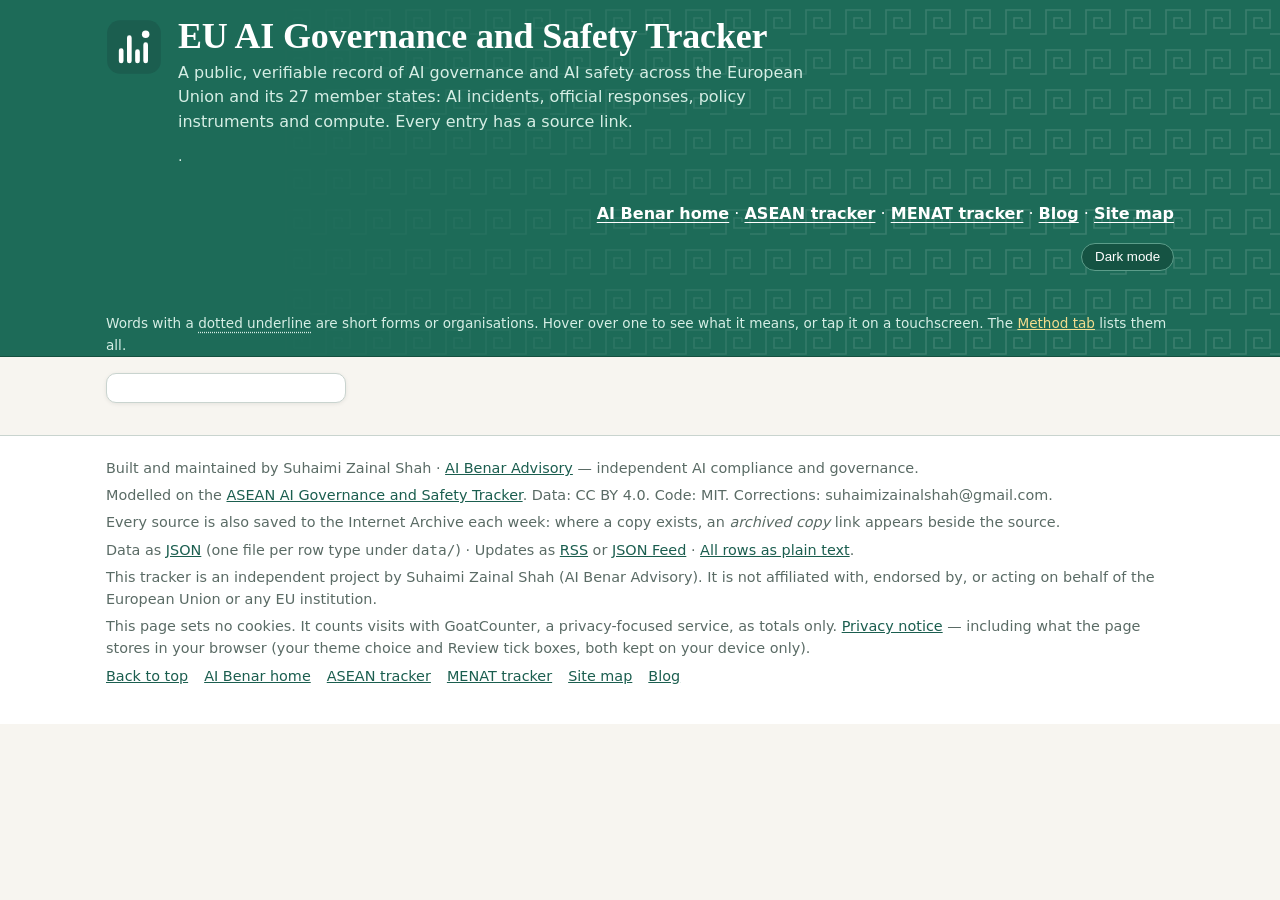
<file: template.html>
<!doctype html>
<html lang="en-GB">
<head>
<meta charset="utf-8">
<meta name="viewport" content="width=device-width, initial-scale=1">
<!-- CSP: the only external script is GoatCounter (gc.zgo.at), and the only external fetches are its counting and public counter endpoints (*.goatcounter.com). -->
<meta http-equiv="Content-Security-Policy" content="default-src 'self'; script-src 'self' 'unsafe-inline' 'wasm-unsafe-eval' https://gc.zgo.at; style-src 'self' 'unsafe-inline'; img-src 'self' data: https://*.goatcounter.com; connect-src 'self' https://*.goatcounter.com; font-src 'self'; object-src 'none'; base-uri 'self'; form-action 'none';">
<meta name="referrer" content="strict-origin-when-cross-origin">
<title>EU AI Governance and Safety Tracker</title>
<link rel="canonical" href="https://aibenar.dev/EU-AI-Governance-Tracker/">
<meta property="og:type" content="website">
<meta property="og:site_name" content="AI Benar">
<meta property="og:title" content="EU AI Governance and Safety Tracker">
<meta property="og:description" content="A public, verifiable record of AI governance and AI safety across the European Union and its 27 member states.">
<meta property="og:url" content="https://aibenar.dev/EU-AI-Governance-Tracker/">
<meta name="description" content="A public, verifiable record of AI governance and AI safety across the European Union and its 27 member states: AI incidents, official responses, policy instruments and compute. Every entry has a source link.">
<link rel="icon" href="data:image/svg+xml,%3Csvg xmlns='http://www.w3.org/2000/svg' viewBox='0 0 16 16'%3E%3Crect width='16' height='16' rx='4' fill='%231b5e4f'/%3E%3Cpath d='M4.6 12V8.6M7 12V5.6M9.4 12V9M11.8 12V7.2' stroke='%23ffffff' stroke-width='1.6' stroke-linecap='round'/%3E%3C/svg%3E">
<link rel="alternate" type="application/rss+xml" title="EU AI Governance and Safety Tracker — updates" href="feed.xml">
<link rel="alternate" type="application/feed+json" title="EU AI Governance and Safety Tracker — updates" href="feed.json">
<link rel="stylesheet" href="map.css">
<style>
:root { --bg:#f7f5f0; --surface:#fff; --text:#1c2b26; --muted:#5a6b65; --border:#c9d4cf; --accent:#1b5e4f; --accent-soft:#e3efe9; --pill:#eef2f0; --shadow:0 1px 4px rgba(0,0,0,.08); --focus:#0b5cad; }
html[data-theme="dark"] { --bg:#14201c; --surface:#1d2f29; --text:#e8efec; --muted:#a7b8b1; --border:#3a4f47; --accent:#7cc4a8; --accent-soft:#24443a; --pill:#24443a; --shadow:0 1px 4px rgba(0,0,0,.35); --focus:#8ab8ff; }
* { box-sizing:border-box; }
body { margin:0; background:var(--bg); color:var(--text); font:16px/1.55 system-ui,-apple-system,"Segoe UI",Roboto,sans-serif; }
a { color:var(--accent); }
.wrap { max-width:1100px; margin:0 auto; padding:0 1rem; }
header.site { background:var(--surface); border-bottom:1px solid var(--border); }
.head-row { display:flex; gap:1rem; align-items:center; padding-top:1rem; padding-bottom:1rem; flex-wrap:wrap; } /* top and bottom only: the .wrap keeps its side margins */
.head-text { flex:1 1 420px; min-width:0; }
.head-tools { display:flex; flex-direction:column; align-items:flex-end; gap:.5rem; margin-left:auto; }
@media (max-width:820px){ .head-tools { flex-direction:row; justify-content:space-between; align-items:center; flex-basis:100%; margin-left:0; } }
.head-row h1 { font-size:1.5rem; margin:0; line-height:1.2; }
.head-row .sub { color:var(--muted); margin:.2rem 0 0; max-width:640px; }
.counts { font-weight:600; }
.meta-line { color:var(--muted); font-size:.9rem; }
button.theme-toggle { border:1px solid var(--border); background:var(--surface); color:var(--text); border-radius:999px; padding:.35rem .8rem; cursor:pointer; }
nav.tabs { display:flex; gap:.35rem; flex-wrap:wrap; padding:.6rem 0; }
nav.tabs button { border:1px solid var(--border); background:var(--surface); color:var(--text); border-radius:999px; padding:.4rem .85rem; cursor:pointer; font-size:.92rem; }
nav.tabs button.active { background:var(--accent); border-color:var(--accent); color:#fff; }
html[data-theme="dark"] nav.tabs button.active, html[data-theme="dark"] .country-btns button.on { background:var(--accent); color:#14201c; }
main { padding:1rem 0 2rem; }
.layout { display:grid; grid-template-columns:240px 1fr; gap:1.25rem; align-items:start; }
/* Grid children default to min-width:auto, so a wide table inside #view
 * would force the whole column wider than a phone screen instead of
 * scrolling inside its .tablewrap. Let both columns shrink. */
.layout > * { min-width:0; }
@media (max-width:820px){ .layout{ grid-template-columns:1fr; } }
aside#rail { background:var(--surface); border:1px solid var(--border); border-radius:10px; padding:.9rem; position:sticky; top:.75rem; box-shadow:var(--shadow); }
@media (min-width:821px){
  /* Desktop: the rail is taller than a laptop viewport (about 940px), so
   * sticky alone leaves Sort and the action buttons below the fold — on a
   * 768px-high screen they can never be reached, because a sticky rail
   * stops moving once its top hits the viewport top. Cap the rail to the
   * viewport and let it scroll inside itself, so every control is reachable. */
  aside#rail{max-height:calc(100vh - 1.5rem);overflow-y:auto}
}
aside#rail h2 { font-size:.95rem; margin:.2rem 0 .6rem; }
aside#rail label { display:block; font-size:.85rem; color:var(--muted); margin:.6rem 0 .25rem; }
aside#rail input[type="search"], aside#rail select { width:100%; padding:.45rem .55rem; border:1px solid var(--border); border-radius:6px; background:var(--surface); color:var(--text); font:inherit; font-size:.92rem; }
.country-btns { display:flex; flex-wrap:wrap; gap:.3rem; }
.country-btns button { border:1px solid var(--border); background:var(--surface); color:var(--text); border-radius:999px; padding:.25rem .55rem; font-size:.82rem; cursor:pointer; }
.country-btns button.on { background:var(--accent); border-color:var(--accent); color:#fff; }
.rail-actions { display:flex; gap:.4rem; flex-wrap:wrap; margin-top:.8rem; }
.rail-actions button { border:1px solid var(--border); background:var(--surface); color:var(--text); border-radius:6px; padding:.4rem .6rem; cursor:pointer; font-size:.85rem; }
.rail-toggle{ display:none; }
@media (max-width:820px){
  /* On a phone the rail must never stick over the content: it scrolls away
   * like everything else, and the filters collapse behind a toggle so the
   * map and the rows are reachable without scrolling past a full screen
   * of filter controls. This block must stay after the aside#rail rules
   * above, so its position:static wins over the sticky base rule. */
  aside#rail{ position:static; }
  .rail-toggle{ display:block; width:100%; text-align:left; border:1px solid var(--border); background:var(--surface); color:var(--text); border-radius:8px; padding:.6rem .8rem; cursor:pointer; font:inherit; font-weight:600; min-height:44px; }
  .rail-controls{ display:none; }
  aside#rail.open .rail-controls{ display:block; }
  .country-btns button{ padding:.4rem .65rem; min-height:36px; }
  .rail-actions button{ padding:.5rem .7rem; min-height:40px; }
}
.hint { font-size:.82rem; color:var(--muted); margin:.5rem 0 0; }
.pf-search { margin-bottom:.8rem; }
.pf-search label { display:block; font-size:.85rem; color:var(--muted); margin:.6rem 0 .25rem; }
.pf-search input[type="search"] { width:100%; padding:.45rem .55rem; border:1px solid var(--border); border-radius:6px; background:var(--surface); color:var(--text); font:inherit; font-size:.92rem; }
.pf-results { margin-top:.4rem; }
.pf-result { display:block; padding:.45rem .55rem; border:1px solid var(--border); border-radius:6px; margin:.3rem 0; background:var(--surface); text-decoration:none; color:var(--text); }
.pf-result:hover { border-color:var(--accent); }
.pf-result .pf-title { font-weight:600; display:block; }
.pf-result .pf-excerpt { font-size:.85rem; color:var(--muted); display:block; }
.pf-result mark { background:var(--accent-soft); color:inherit; }
article.card.row-target { outline:3px solid var(--focus); outline-offset:2px; }
.copy-row { border:1px solid var(--border); background:var(--surface); color:var(--text); border-radius:6px; padding:.25rem .55rem; cursor:pointer; font-size:.82rem; margin-top:.5rem; }
.chips { display:flex; flex-wrap:wrap; gap:.35rem; margin:.5rem 0; }
.chip { background:var(--accent-soft); border-radius:999px; padding:.2rem .55rem; font-size:.82rem; }
.chip button { border:0; background:none; color:inherit; cursor:pointer; font-weight:700; padding:0 .1rem; }
.glance { display:flex; flex-wrap:wrap; gap:.5rem 1.25rem; background:var(--surface); border:1px solid var(--border); border-radius:10px; padding:.6rem .9rem; margin:0 0 1rem; box-shadow:var(--shadow); }
.glance b { font-size:1.05rem; }
.map-box { background:var(--surface); border:1px solid var(--border); border-radius:10px; padding:1rem; margin:0 0 1rem; box-shadow:var(--shadow); }
.map-box h2 { margin:.1rem 0 .6rem; font-size:1.05rem; }
article.card { background:var(--surface); border:1px solid var(--border); border-radius:10px; padding:1rem 1.1rem; margin:0 0 .9rem; box-shadow:var(--shadow); }
article.card h3 { margin:.1rem 0 .4rem; font-size:1.08rem; line-height:1.35; }
article.card .kicker { color:var(--muted); font-size:.88rem; }
.pills { display:flex; flex-wrap:wrap; gap:.3rem; margin:.5rem 0; }
.pill { background:var(--pill); border-radius:999px; padding:.15rem .55rem; font-size:.8rem; }
.pill.binding { background:var(--accent-soft); font-weight:600; }
details { margin-top:.6rem; }
details summary { cursor:pointer; color:var(--accent); font-weight:600; }
ol.steps { margin:.5rem 0; padding-left:1.2rem; }
ol.steps li { margin:.35rem 0; }
ol.steps .step-date { font-weight:600; }
table.data { width:100%; border-collapse:collapse; background:var(--surface); font-size:.92rem; }
.tablewrap { overflow-x:auto; }
table.data th, table.data td { border:1px solid var(--border); padding:.45rem .55rem; text-align:left; vertical-align:top; }
table.data th { background:var(--pill); }
section.panel { background:var(--surface); border:1px solid var(--border); border-radius:10px; padding:1rem 1.1rem; margin:0 0 1rem; box-shadow:var(--shadow); }
section.panel h2 { margin:.1rem 0 .6rem; }
.empty { color:var(--muted); padding:1rem 0; }
footer.site { border-top:1px solid var(--border); background:var(--surface); padding:1rem 0 2rem; color:var(--muted); font-size:.9rem; }
footer.site p { margin:.3rem 0; }
.skip { position:absolute; left:-999px; }
.skip:focus { left:.5rem; top:.5rem; background:var(--surface); padding:.5rem; z-index:50; }
a:focus-visible,button:focus-visible,input:focus-visible,select:focus-visible,summary:focus-visible,[tabindex]:focus-visible{outline:3px solid var(--focus,#8ab8ff);outline-offset:2px;border-radius:3px}

/* Back to top: bottom right, appears after about one screen of scrolling */
.to-top{position:fixed;right:max(16px,env(safe-area-inset-right,0px) + 16px);bottom:max(16px,env(safe-area-inset-bottom,0px) + 16px);z-index:40;width:48px;height:48px;display:grid;place-items:center;border-radius:50%;background:var(--to-top-bg,#fff);color:var(--to-top-ink,#1a2b4a);border:1px solid rgba(0,0,0,.15);box-shadow:0 6px 20px -8px rgba(0,0,0,.4);text-decoration:none}
.to-top:hover{filter:brightness(.95)}.to-top:focus-visible{outline:3px solid #f2b33d;outline-offset:3px}.to-top[hidden]{display:none}
@media (prefers-reduced-motion:no-preference){.to-top:not([hidden]){animation:ttIn .2s ease}@keyframes ttIn{from{opacity:0;transform:translateY(6px)}}}
@media print{.to-top{display:none!important}}
.home-link{color:inherit;font-weight:600;text-decoration:underline;text-underline-offset:3px;white-space:nowrap}
.foot-nav a{margin-right:1rem}
.mark{flex:none;display:grid;place-items:center;width:44px;height:44px}
/* Compare tab: fold-out sections */
details.fold { margin-top:0; }
details.fold > summary { list-style:none; cursor:pointer; display:flex; flex-wrap:wrap; align-items:baseline; gap:.15rem .6rem; color:var(--text); font-weight:inherit; border-radius:8px; }
details.fold > summary::-webkit-details-marker { display:none; }
details.fold > summary h2 { margin:0; display:inline; }
details.fold > summary h2::before { content:"\25B8"; display:inline-block; width:1.1em; color:var(--accent); transition:transform .15s; }
details.fold[open] > summary h2::before { transform:rotate(90deg); }
details.fold[open] > summary { margin-bottom:.7rem; }
details.fold > summary:focus-visible { outline:3px solid var(--focus); outline-offset:4px; }
.foldhint { flex-basis:100%; padding-left:1.1em; color:var(--muted); font-size:.93rem; font-weight:400; }
.foldbar { display:flex; gap:.5rem; justify-content:flex-end; margin:0 0 .7rem; }
.foldbtn { border:1px solid var(--border); background:var(--surface); color:var(--text); border-radius:999px; padding:.4rem .9rem; cursor:pointer; font:inherit; font-size:.9rem; }
.foldbtn:disabled { opacity:.5; cursor:default; }
.foldbtn:focus-visible { outline:3px solid var(--focus); outline-offset:2px; }
@media (prefers-reduced-motion: reduce) { details.fold > summary h2::before { transition:none; } }
@media print { .foldbar { display:none; } }
.previewbar { background:#7a3e00; color:#fff; padding:.55rem 1rem; text-align:center; font-weight:600; }
/* Header search, as on the ASEAN tracker */
.hsearch { position:relative; width:min(22rem, 100%); }
.hsearch .pf-search { margin:0; }
.hsearch input[type="search"] { width:100%; padding:.5rem .7rem; border:1px solid var(--border); border-radius:8px; background:var(--surface); color:var(--text); font:inherit; font-size:.95rem; }
.hsearch input[type="search"]:focus-visible { outline:3px solid var(--focus); outline-offset:2px; }
.hsearch .pf-results:not(:empty) { position:absolute; right:0; top:calc(100% + .35rem); z-index:40; width:min(30rem, 92vw); max-height:60vh; overflow:auto; background:var(--surface); border:1px solid var(--border); border-radius:10px; box-shadow:var(--shadow); padding:.6rem .8rem; text-align:left; }
.hsearch .pf-hint { margin:.25rem 0 0; font-size:.8rem; color:var(--muted); text-align:right; }
.vh { position:absolute !important; width:1px; height:1px; overflow:hidden; clip:rect(0 0 0 0); white-space:nowrap; }
@media (max-width: 700px) { .hsearch { width:100%; } .hsearch .pf-results:not(:empty) { left:0; right:auto; width:100%; } }
table.live tr.lead th, table.live tr.lead td { font-weight:700; }
.small { font-size:.88rem; }
.overdue{border:2px solid #b07a00;background:#fff6df;color:#3d2a00;border-radius:12px;padding:.7rem 1rem;margin:1rem 0}
.overdue b{color:#7a4f00}
@media (prefers-color-scheme:dark){.overdue{background:#2c2412;color:#f3e6c8;border-color:#e9bb5c}.overdue b{color:#e9bb5c}}
header.site{position:relative;overflow:hidden}
header.site::before{content:"";position:absolute;inset:0;pointer-events:none;opacity:.20;background-image:url("data:image/svg+xml,%3Csvg xmlns='http://www.w3.org/2000/svg' width='40' height='40' viewBox='0 0 40 40'%3E%3Cg fill='none' stroke='%231b5e4f' stroke-width='1.6'%3E%3Cpath d='M0 34 H6 V10 H30 V28 H14 V18 H22'/%3E%3Cpath d='M22 18 V22'/%3E%3Cpath d='M30 34 H40'/%3E%3C/g%3E%3C/svg%3E");background-size:40px 40px;
  -webkit-mask-image:linear-gradient(90deg,transparent 20%,#000 75%);mask-image:linear-gradient(90deg,transparent 20%,#000 75%)}
html[data-theme="dark"] header.site::before{opacity:.22;background-image:url("data:image/svg+xml,%3Csvg xmlns='http://www.w3.org/2000/svg' width='40' height='40' viewBox='0 0 40 40'%3E%3Cg fill='none' stroke='%237cc4a8' stroke-width='1.6'%3E%3Cpath d='M0 34 H6 V10 H30 V28 H14 V18 H22'/%3E%3Cpath d='M22 18 V22'/%3E%3Cpath d='M30 34 H40'/%3E%3C/g%3E%3C/svg%3E");opacity:.12}
header.site>*{position:relative}
/* Light mode: a brighter green band, as the MENAT tracker has its red one and ASEAN its blue (28 November 2026). The page's own colour
 * names are redefined inside the header only, so its text, links, search box and buttons all turn light-on-green together. */
html:not([data-theme="dark"]) header.site{background:#1d6b58;color:#fff;border-bottom-color:#14503f;
  --text:#ffffff;--muted:#d6eee5;--accent:#f3dc8e;--border:#5c9d8a;--surface:#155343;--bg:#155343;--link:#f3dc8e}
html:not([data-theme="dark"]) header.site::before{background-image:url("data:image/svg+xml,%3Csvg xmlns='http://www.w3.org/2000/svg' width='40' height='40' viewBox='0 0 40 40'%3E%3Cg fill='none' stroke='%23ffffff' stroke-width='1.6'%3E%3Cpath d='M0 34 H6 V10 H30 V28 H14 V18 H22'/%3E%3Cpath d='M22 18 V22'/%3E%3Cpath d='M30 34 H40'/%3E%3C/g%3E%3C/svg%3E");opacity:.13}
@media print{header.site::before{display:none}}
/* the masthead pattern: the classical meander (Greek key), found from Greek temples to Roman mosaics across Europe (28 November 2026) */
#term-tip{position:fixed;z-index:1000;max-width:min(20rem,calc(100vw - 2rem));background:#14201c;color:#fff;font-size:.88rem;line-height:1.45;padding:.5rem .7rem;border-radius:8px;box-shadow:0 6px 24px rgba(0,0,0,.25);pointer-events:none}#term-tip[hidden]{display:none}

/* One family, three trackers (28 November 2026): the logo is 3.5rem, aligned with the top of the title, and the title is bold serif,
 * at most 2.25rem, in the ASEAN, EU and MENAT trackers alike. */
.head-row{align-items:flex-start}
.head-row .mark{flex:none;align-self:flex-start;margin-top:.2rem}.head-row .mark svg{width:3.5rem;height:3.5rem;display:block}
.head-row h1{font:700 clamp(1.6rem,3.4vw,2.25rem)/1.15 "Iowan Old Style","Palatino Linotype","Book Antiqua",Palatino,"URW Palladio L",Georgia,serif;letter-spacing:-.005em}
.head-tools{align-self:center}
@media (max-width:600px){.head-row .mark svg{width:2.75rem;height:2.75rem}}
/* after every other rule, so nothing later overrides it: the logo the same size as the ASEAN and MENAT logos, beside the title on phones too */
header.site .head-row .mark{width:auto;height:auto}
header.site .head-row .mark svg{width:3.5rem;height:3.5rem}
@media (max-width:820px){header.site .head-row .head-text{flex:1 1 0;min-width:0}}
@media (max-width:600px){header.site .head-row .mark svg{width:2.75rem;height:2.75rem}}
</style>
</head>
<body id="top">
<a class="skip" href="#main">Skip to content</a>
<header class="site">
  <div class="wrap head-row">
    <a class="mark" href="./" tabindex="-1" aria-hidden="true"><svg viewBox="0 0 48 48" width="48" height="48" aria-hidden="true" focusable="false"><rect x="1" y="1" width="46" height="46" rx="11" fill="#1b5e4f"/><path d="M13 36V27M20 36V16M27 36V28M34 36V22" fill="none" stroke="#fff" stroke-width="4" stroke-linecap="round"/><circle cx="34" cy="13" r="3.2" fill="#fff"/></svg></a>
    <div class="head-text">
      <h1><a class="title-home" href="./" title="Back to the start of the tracker">EU AI Governance and Safety Tracker</a></h1>
      <p class="sub">A public, verifiable record of AI governance and AI safety across the European Union and its 27 member states: AI incidents, official responses, policy instruments and compute. Every entry has a source link.</p>
      <p class="meta-line"><span class="counts" id="head-counts"></span> · <span id="head-verified"></span></p>
    </div>
    <div class="head-tools">
      <span><a class="home-link" href="/">AI Benar home</a> · <a class="home-link" href="/ASEAN-AI-Governance-Tracker/">ASEAN tracker</a> · <a class="home-link" href="/MENAT-AI-Governance-Tracker/">MENAT tracker</a> · <a class="home-link" href="/blog/">Blog</a> · <a class="home-link" href="/sitemap/">Site map</a></span>
      <div class="hsearch" id="pf-slot" role="search" aria-label="Search the tracker"></div>
      <button class="theme-toggle" id="theme-toggle" type="button" aria-pressed="false">Dark mode</button>
    </div>
  </div>
  <div class="wrap">
    <nav class="tabs" aria-label="Tracker sections" id="tabs"></nav>
    <p class="abbr-tip" data-noabbr>Words with a <span class="abbr-demo">dotted underline</span> are short forms or organisations. Hover over one to see what it means, or tap it on a touchscreen. The <a href="#tab=method">Method tab</a> lists them all.</p>
  </div>
</header>
<main id="main">
<div class="overdue" id="overdue" role="status" hidden></div>
  <div class="wrap layout">
    <aside id="rail" aria-label="Filters"></aside>
    <div id="view"></div>
  </div>
</main>
<footer class="site">
  <div class="wrap">
    <p id="credit"></p>
    <p>Built and maintained by Suhaimi Zainal Shah · <a href="/AI-Benar-Advisory/">AI Benar Advisory</a> — independent AI compliance and governance.</p>
    <p>Modelled on the <a href="/ASEAN-AI-Governance-Tracker/">ASEAN AI Governance and Safety Tracker</a>. Data: CC BY 4.0. Code: MIT. Corrections: suhaimizainalshah@gmail.com.</p>
    <p>Every source is also saved to the Internet Archive each week: where a copy exists, an <em>archived copy</em> link appears beside the source.</p>
    <p>Data as <a href="data.json">JSON</a> (one file per row type under <code>data/</code>) · Updates as <a href="feed.xml">RSS</a> or <a href="feed.json">JSON Feed</a> · <a href="rows.html">All rows as plain text</a>.</p>
    <p>This tracker is an independent project by Suhaimi Zainal Shah (AI Benar Advisory). It is not affiliated with, endorsed by, or acting on behalf of the European Union or any EU institution.</p>
    <p>This page sets no cookies. It counts visits with GoatCounter, a privacy-focused service, as totals only. <a href="https://github.com/suhaimizainalshah/EU-AI-Governance-Tracker/blob/main/PRIVACY.md">Privacy notice</a> — including what the page stores in your browser (your theme choice and Review tick boxes, both kept on your device only).</p>
  </div>
  <div class="wrap"><p class="foot-nav"><a href="#top">Back to top</a><a href="/">AI Benar home</a><a href="/ASEAN-AI-Governance-Tracker/">ASEAN tracker</a><a href="/MENAT-AI-Governance-Tracker/">MENAT tracker</a><a href="/sitemap/">Site map</a><a href="/blog/">Blog</a></p></div>
</footer>
<a href="#top" class="to-top" id="toTop" aria-label="Back to top" title="Back to top" hidden><svg viewBox="0 0 24 24" width="22" height="22" aria-hidden="true" fill="none" stroke="currentColor" stroke-width="2.2" stroke-linecap="round" stroke-linejoin="round"><path d="M12 19V5M5 12l7-7 7 7"/></svg></a>
<script>
/* Back to top: shown after about one screen of scrolling; returns keyboard focus to the page title */
(function(){var b=document.getElementById("toTop");if(!b)return;function sync(){b.hidden=scrollY<innerHeight*1.1}addEventListener("scroll",sync,{passive:true});sync();
document.addEventListener("click",function(e){var a=e.target.closest&&e.target.closest('a[href="#top"]');if(!a)return;e.preventDefault();scrollTo({top:0,behavior:matchMedia("(prefers-reduced-motion: reduce)").matches?"auto":"smooth"});var h=document.querySelector("h1");if(h){h.setAttribute("tabindex","-1");h.focus({preventScroll:true})}})})();
</script>
<script src="map.js"></script>
<script src="chart-builder.js"></script>
<script src="compute.js"></script>
<script>
/* Honest timing (December 2026): how often this tracker is checked, when it last was, and, worked out on the reader's own device,
   whether a check is late. The notice appears by itself, and disappears once the last-checked date is updated and the page rebuilt. */
function cadenceInfo(meta) {
  var every = meta.update_every_days || 7, checked = meta.checked || meta.verified;
  var words = { 7: 'weekly', 14: 'every two weeks', 30: 'monthly', 31: 'monthly', 91: 'quarterly', 92: 'quarterly' }[every] || ('every ' + every + ' days');
  var months = ['January','February','March','April','May','June','July','August','September','October','November','December'];
  var long = function (iso) { var p = iso.split('-'); return (+p[2]) + ' ' + months[+p[1] - 1] + ' ' + p[0]; };
  var at = function (iso) { return new Date(iso + 'T12:00:00Z').getTime(); };
  var due = new Date(at(checked) + every * 86400000).toISOString().slice(0, 10);
  var age = Math.floor((Date.now() - at(checked)) / 86400000), late = age > every + Math.max(3, Math.round(every / 2));
  return { words: words, late: late, age: age, checkedText: long(checked),
           label: 'Updated ' + words + '. Last checked ' + long(checked) + (late ? '.' : '; next check due by ' + long(due) + '.'),
           notice: 'This tracker is overdue for its ' + words + ' check. It was last checked on ' + long(checked) + ' (' + age + ' days ago), so some recent developments may be missing. Check the sources for anything newer.' };
}
function showCadence(meta, labelEl, noticeEl) {
  var c = cadenceInfo(meta);
  if (labelEl) labelEl.textContent = c.label;
  if (noticeEl && c.late) { noticeEl.hidden = false; noticeEl.innerHTML = '<b>' + c.notice.split('. ')[0] + '.</b> ' + c.notice.split('. ').slice(1).join('. '); }
}

const DATA = /*__DATA__*/null;
if (DATA && DATA.meta && DATA.meta.preview) {            // a pull-request preview, never the public site
  var addPreviewBar = function () { document.body.insertAdjacentHTML('afterbegin', '<div class="previewbar" role="note">Preview of a pull request. Nothing here is on the public site until the pull request is merged.</div>'); };
  if (document.readyState === 'loading') document.addEventListener('DOMContentLoaded', addPreviewBar); else addPreviewBar();
}

(function () {
  'use strict';
  var $ = function (s) { return document.querySelector(s); };
  function esc(s) { return String(s == null ? '' : s).replace(/&/g, '&amp;').replace(/</g, '&lt;').replace(/>/g, '&gt;').replace(/"/g, '&quot;'); }
  var TABS = [['cases', 'Cases'], ['policies', 'Policies'], ['compute', 'Compute'], ['compare', 'Compare'], ['updates', 'Updates'], ['review', 'Review'], ['visitors', 'Visitors'], ['method', 'Method']];
  if (!(DATA.meta && DATA.meta.preview)) TABS = TABS.filter(function (t) { return t[0] !== 'review'; });   // Review shows only in pull-request previews
  var THEMES = ['deepfake-fraud', 'sexual-deepfakes', 'political-deepfakes', 'election-integrity', 'online-safety', 'general-ai', 'data-protection'];
  var PLACE_NAMES = {};
  DATA.places.forEach(function (p) { PLACE_NAMES[p.code] = p.name; });
  var incById = {};
  DATA.incidents.forEach(function (i) { incById[i.id] = i; });
  var respByIncident = {};
  DATA.responses.forEach(function (r) { if (r.incident_id) { (respByIncident[r.incident_id] = respByIncident[r.incident_id] || []).push(r); } });
  var state = { tab: 'cases', q: '', countries: new Set(), theme: '', sort: 'new', metric: 'total', row: '', pfq: '' };
  var rowScrolled = false; /* a row= deep link scrolls once, on first render */
  var REVIEW_KEY = 'euat_review_v1';
  var railOpen = false; /* mobile filter panel, collapsed by default */
  var mapIsMobile = null; /* tracks the map's mobile/desktop layout across resizes */

  function readHash() {
    var h = new URLSearchParams(location.hash.slice(1));
    var t = h.get('tab');
    if (t && TABS.some(function (x) { return x[0] === t; })) state.tab = t;
    if (h.get('q')) state.q = h.get('q');
    if (h.get('countries')) state.countries = new Set(h.get('countries').split(',').filter(Boolean));
    if (h.get('theme')) state.theme = h.get('theme');
    /* row= is a deep link to one row (e.g. #tab=cases&row=IT-I-01). A bare
     * #IT-I-01 would break the tab/filter state, so rows live in a hash
     * param instead. Reset when absent, so a later hash without row=
     * does not keep highlighting an old row. */
    state.row = h.get('row') || '';
  }
  function writeHash() {
    var h = new URLSearchParams();
    h.set('tab', state.tab);
    if (state.q) h.set('q', state.q);
    if (state.countries.size) h.set('countries', Array.from(state.countries).join(','));
    if (state.theme) h.set('theme', state.theme);
    if (state.row) h.set('row', state.row);
    history.replaceState(null, '', '#' + h.toString());
  }
  function matchQ(row, fields) {
    if (!state.q) return true;
    var q = state.q.toLowerCase();
    return fields.some(function (f) { return String(row[f] || '').toLowerCase().indexOf(q) !== -1; });
  }
  function matchCountry(code) { return state.countries.size === 0 || state.countries.has(code); }
  function matchTheme(themes) { return !state.theme || (themes || '').split(';').indexOf(state.theme) !== -1; }
  function sortRows(rows) {
    var r = rows.slice();
    r.sort(function (a, b) { return state.sort === 'old' ? (a.date < b.date ? -1 : 1) : (a.date > b.date ? -1 : 1); });
    return r;
  }
  function filteredIncidents() {
    return sortRows(DATA.incidents.filter(function (i) {
      return matchQ(i, ['id', 'title', 'summary']) && matchCountry(i.country) && matchTheme(i.themes);
    }));
  }
  function filteredInstruments() {
    return sortRows(DATA.instruments.filter(function (p) {
      return matchQ(p, ['id', 'title', 'summary', 'short_title']) && matchCountry(p.jurisdiction) && matchTheme(p.themes);
    }));
  }
  function sourceLink(url, title) {
    if (!url) return '';
    return '<a href="' + esc(url) + '" target="_blank" rel="noopener">' + esc(title || url) + '</a>';
  }
  function themePills(themes) {
    return (themes || '').split(';').filter(Boolean).map(function (t) {
      return '<span class="pill">' + esc(t) + '</span>';
    }).join('');
  }
  function glanceHTML() {
    var incs = filteredIncidents();
    var insts = filteredInstruments();
    /* Responses counted here are only the ones attached to the cases
     * shown below, as in the ASEAN tracker — a response with no incident
     * link (e.g. a regulator fine) is counted in the header totals and
     * the Compare tab, not here, so this number always matches the cards
     * on screen. */
    var resps = 0;
    incs.forEach(function (i) { resps += (respByIncident[i.id] || []).length; });
    var places = {};
    incs.forEach(function (i) { places[i.country] = true; });
    insts.forEach(function (p) { places[p.jurisdiction] = true; });
    return '<div class="glance"><span><b>' + incs.length + '</b> cases</span>' +
      '<span><b>' + resps + '</b> official responses</span>' +
      '<span><b>' + insts.length + '</b> policies tracked</span>' +
      '<span><b>' + Object.keys(places).length + '</b> places covered</span></div>';
  }
  function chipsHTML() {
    var chips = [];
    state.countries.forEach(function (c) {
      chips.push('<span class="chip">' + esc(c) + ' <button type="button" data-clear-country="' + esc(c) + '" aria-label="Clear ' + esc(c) + '">×</button></span>');
    });
    if (state.theme) chips.push('<span class="chip">' + esc(state.theme) + ' <button type="button" data-clear-theme="1" aria-label="Clear theme">×</button></span>');
    if (state.q) chips.push('<span class="chip">“' + esc(state.q) + '” <button type="button" data-clear-q="1" aria-label="Clear search">×</button></span>');
    return chips.length ? '<div class="chips">' + chips.join('') + '</div>' : '';
  }
  /* The map lives inside the Cases tab only, as the first thing in the
   * Cases list — never as a persistent section above the tabs, which
   * showed it on Method, Compare, Updates and Review too. The ASEAN
   * tracker shows it on Cases and Policies; this tracker shows it on
   * Cases only. The map is rendered after the list (see render()), so
   * its container exists, and the chosen metric survives tab switches
   * and list re-renders because it lives in state.metric. Clicking a
   * tile filters the Cases list below; clicking it again clears it. */
  function renderMap() {
    // The map sits at the top of both the Cases and the Policies lists.
    var el = state.tab === 'cases' ? document.getElementById('map-cases') : state.tab === 'policies' ? document.getElementById('map-policies') : null;
    if (!el || typeof TileMap === 'undefined') return;
    var selected = state.countries.size === 1 ? Array.from(state.countries)[0] : null;
    TileMap.render(el, {
      region: 'eu', data: DATA, metric: state.metric, selected: selected,
      onSelect: function (code) {
        state.countries = code ? new Set([code]) : new Set();
        writeHash(); render();
      },
      onMetric: function (m) { state.metric = m; }
    });
    mapIsMobile = TileMap.isMobileLayout ? TileMap.isMobileLayout() : false;
  }
  function caseCard(i) {
    var resps = (respByIncident[i.id] || []).slice().sort(function (a, b) { return a.date < b.date ? -1 : 1; });
    var binding = resps.filter(function (r) { return r.binding === 'yes'; }).length;
    var html = '<article class="card' + (state.row === i.id ? ' row-target' : '') + '" id="row-' + esc(i.id) + '"><p class="kicker">' + esc(i.date) + ' · ' + esc(i.country) + ' — ' + esc(PLACE_NAMES[i.country] || i.country) + '</p>';
    html += '<h3>' + esc(i.title) + '</h3><p>' + esc(i.summary) + '</p>';
    html += '<div class="pills">' + themePills(i.themes);
    html += '<span class="pill">' + resps.length + ' official response' + (resps.length === 1 ? '' : 's') + '</span>';
    if (binding) html += '<span class="pill binding">' + binding + ' binding</span>';
    if (i.event_id) html += '<span class="pill">Event: ' + esc(i.event_id) + '</span>';
    html += '</div>';
    if (resps.length) {
      html += '<details open><summary>Official responses (' + resps.length + ')</summary><ol class="steps">';
      resps.forEach(function (r) {
        html += '<li><span class="step-date">' + esc(r.date) + '</span> — <strong>' + esc(r.actor) + '</strong> (' + esc(r.type) + '): ' + esc(r.summary) + ' ' + sourceLink(r.source_url, r.source_title) + '</li>';
      });
      html += '</ol></details>';
    }
    html += '<details><summary>Sources and notes</summary><p>Incident source: ' + sourceLink(i.source_url, i.source_title) + '</p>';
    if (i.more_sources) html += '<p>More: ' + sourceLink(i.more_sources) + '</p>';
    if (i.notes) html += '<p>Notes: ' + esc(i.notes) + '</p>';
    html += '<p>Confidence: ' + esc(i.confidence) + ' · Verified ' + esc(i.verified_on) + ' · ID ' + esc(i.id) + '</p></details>';
    html += '<button type="button" class="copy-row" data-copy-row="' + esc(i.id) + '" data-copy-tab="cases">Copy link to this entry</button></article>';
    return html;
  }
  function policyCard(p) {
    var html = '<article class="card' + (state.row === p.id ? ' row-target' : '') + '" id="row-' + esc(p.id) + '"><p class="kicker">' + esc(p.date) + ' · ' + esc(p.jurisdiction) + ' — ' + esc(PLACE_NAMES[p.jurisdiction] || p.jurisdiction) + '</p>';
    html += '<h3>' + esc(p.title) + '</h3>';
    html += '<div class="pills"><span class="pill">' + esc(p.status.replace('_', ' ')) + '</span>';
    html += '<span class="pill">' + (p.binding === 'yes' ? 'Binding' : 'Non-binding') + '</span>';
    html += '<span class="pill">' + esc(p.layer) + '</span><span class="pill">' + esc(p.instrument_type) + '</span>';
    html += themePills(p.themes) + '</div>';
    html += '<p>' + esc(p.summary) + '</p>';
    if (p.effective_date) html += '<p>In effect from ' + esc(p.effective_date) + '.</p>';
    if (p.next_milestone) html += '<p>Next milestone: ' + esc(p.next_milestone) + '</p>';
    html += '<p>Issuer: ' + esc(p.issuer) + ' · Source: ' + sourceLink(p.source_url, p.source_title) + '</p>';
    if (p.notes) html += '<p>Notes: ' + esc(p.notes) + '</p>';
    html += '<p>Confidence: ' + esc(p.confidence) + ' · Verified ' + esc(p.verified_on) + ' · ID ' + esc(p.id) + '</p>';
    html += '<button type="button" class="copy-row" data-copy-row="' + esc(p.id) + '" data-copy-tab="policies">Copy link to this entry</button></article>';
    return html;
  }
  function renderCases() {
    var rows = filteredIncidents();
    var html = '<section class="map-box" aria-label="Coverage by Member State"><h2>Coverage by Member State</h2><div id="map-cases"></div></section>';
    html += glanceHTML() + chipsHTML();
    html += rows.length ? rows.map(caseCard).join('') : '<p class="empty">No cases match the current filters.</p>';
    $('#view').innerHTML = html;
  }
  function renderPolicies() {
    var rows = filteredInstruments();
    var html = '<section class="map-box" aria-label="Coverage by Member State"><h2>Coverage by Member State</h2><div id="map-policies"></div></section>';
    html += glanceHTML() + chipsHTML();
    html += rows.length ? rows.map(policyCard).join('') : '<p class="empty">No policies match the current filters.</p>';
    $('#view').innerHTML = html;
  }
  // Compare tab: each section folds away behind a clear heading and a one-line description, with Expand all and
  // Collapse all. Everything starts folded (an event opens if a link names it); choices are remembered
  // for the visit. The chart builder loads only when its section is opened. Printing opens every section.
  var FOLD_HINTS = {
    'Chart an event': ['cmp-chart', 'Build and download your own chart of how quickly each place acted.'],
    'Policy stack': ['cmp-stack', 'Table: which layers of policy exist in each place.'],
    'Speed of official response': ['cmp-speed', 'Table: days from the first public record to the first official action.'],
    'Coverage by place': ['cmp-coverage', 'Table: cases, responses and policies recorded for each place.'],
    'Policies by layer': ['cmp-layers', 'Table: how many policies sit in each layer.']
  };
  function foldSaved(id, dflt) { try { var v = sessionStorage.getItem('fold:' + id); return v === null ? dflt : v === '1'; } catch (e) { return dflt; } }
  function foldSave(id, open) { try { sessionStorage.setItem('fold:' + id, open ? '1' : '0'); } catch (e) {} }
  function foldCompare(root, mountChart) {
    var blocks = Array.prototype.slice.call(root.children).filter(function (b) { return (b.classList.contains('sect') || b.matches('section.panel')) && b.querySelector(':scope > h2'); });
    var folds = [];
    blocks.forEach(function (b) {
      var h = b.querySelector(':scope > h2'), title = h.textContent.trim(), spec = FOLD_HINTS[title];
      var id = spec ? spec[0] : 'cmp-event', hint = spec ? spec[1] : 'Timeline and table of official actions in this event.';
      var d = document.createElement('details'); d.className = (b.className + ' fold').trim(); d.id = id;
      var s = document.createElement('summary'); s.appendChild(h);
      var hs = document.createElement('span'); hs.className = 'foldhint'; hs.textContent = hint; s.appendChild(hs);
      d.appendChild(s);
      while (b.firstChild) d.appendChild(b.firstChild);
      b.parentNode.replaceChild(d, b);
      d.open = foldSaved(id, !spec && /[?&]event=/.test(location.hash));   // all start folded; an event opens only when a link names it
      folds.push(d);
    });
    if (!folds.length) return;
    var bar = document.createElement('div'); bar.className = 'foldbar'; bar.setAttribute('role', 'group'); bar.setAttribute('aria-label', 'Show or hide sections');
    bar.innerHTML = '<button type="button" class="btn foldbtn" data-act="open">Expand all</button><button type="button" class="btn foldbtn" data-act="close">Collapse all</button>';
    folds[0].parentNode.insertBefore(bar, folds[0]);
    var btns = bar.querySelectorAll('button');
    function sync() { var n = folds.filter(function (d) { return d.open; }).length; btns[0].disabled = n === folds.length; btns[1].disabled = n === 0; }
    var chart = document.getElementById('cmp-chart'), mounted = false;
    function maybeMount() { if (chart && chart.open && !mounted) { mounted = true; mountChart(); } }
    folds.forEach(function (d) { d.addEventListener('toggle', function () { foldSave(d.id, d.open); sync(); if (d === chart) maybeMount(); }); });
    bar.addEventListener('click', function (ev) {
      var b = ev.target.closest('button[data-act]'); if (!b) return;
      folds.forEach(function (d) { d.open = b.getAttribute('data-act') === 'open'; });
    });
    if (!chart) mountChart(); else maybeMount();
    sync();
  }
  if (!window.__foldPrint) { window.__foldPrint = true; window.addEventListener('beforeprint', function () { Array.prototype.forEach.call(document.querySelectorAll('details.fold'), function (d) { d.open = true; }); }); }
  function renderCompare() {
    var cov = DATA.coverage;
    var codes = Object.keys(cov).sort(function (a, b) { return cov[b].total - cov[a].total; });
    var html = '<section class="panel"><h2>Chart an event</h2><p>For an event several places responded to, see how quickly each acted. Choose what to show, then download the chart with its source line.</p><div id="chart-builder"></div></section>';
    html += '<section class="panel"><h2>Coverage by place</h2><div class="tablewrap"><table class="data"><thead><tr><th>Place</th><th>Cases</th><th>Cases with a response</th><th>Official responses</th><th>Binding actions</th><th>Policies</th><th>Total</th></tr></thead><tbody>';
    codes.forEach(function (c) {
      var v = cov[c];
      html += '<tr><td>' + esc(v.name) + ' (' + esc(c) + ')</td><td>' + v.incidents + '</td><td>' + v.incidents_with_response + '</td><td>' + v.responses + '</td><td>' + v.binding + '</td><td>' + v.instruments + '</td><td>' + v.total + '</td></tr>';
    });
    html += '</tbody></table></div><p class="hint">Zero is a finding, not a gap in the sweep: a place with no verified entry simply has none yet. Unsure items are in the backlog, never in the data.</p></section>';
    var byLayer = {};
    DATA.instruments.forEach(function (p) { byLayer[p.layer] = (byLayer[p.layer] || 0) + 1; });
    html += '<section class="panel"><h2>Policies by layer</h2><div class="tablewrap"><table class="data"><thead><tr><th>Layer</th><th>Policies</th></tr></thead><tbody>';
    Object.keys(byLayer).sort(function (a, b) { return byLayer[b] - byLayer[a]; }).forEach(function (l) {
      html += '<tr><td>' + esc(l) + '</td><td>' + byLayer[l] + '</td></tr>';
    });
    html += '</tbody></table></div></section>';
    $('#view').innerHTML = html;
    foldCompare($('#view'), function () { if (window.ChartBuilder) { var names = {}; (DATA.places || []).forEach(function (pl) { names[pl.code] = pl.name; }); ChartBuilder.mount(document.getElementById('chart-builder'), { data: DATA, names: names, tracker: 'EU AI Governance and Safety Tracker', region: 'EU' }); } });
  }
  // What's new in this update: the rows verified on the latest date, read-only, each with its source.
  function whatsNewHTML() {
    var v = DATA.meta.verified, names = {}, rows = [];
    (DATA.places || []).forEach(function (pl) { names[pl.code] = pl.name; });
    DATA.incidents.forEach(function (i) { if (i.verified_on === v) rows.push(['Case', i.id, i.title, names[i.country] || i.country, i.date, i.source_url, i.source_title]); });
    DATA.responses.forEach(function (r) { if (r.verified_on === v) rows.push(['Official response', r.id, (r.actor || '') + ': ' + (r.summary || ''), 'Case ' + r.incident_id, r.date, r.source_url, r.source_title]); });
    DATA.instruments.forEach(function (p) { if (p.verified_on === v) rows.push(['Policy', p.id, p.short_title || p.title, names[p.jurisdiction] || p.jurisdiction, p.date, p.source_url, p.source_title]); });
    if (!rows.length) return '';
    var h = '<section class="panel"><h2>What\u2019s new in this update</h2><p>' + rows.length + ' rows were added or re-checked in the update verified ' + esc(v) +
      '. Each one links to its source.</p><div class="tablewrap"><table class="data"><thead><tr><th>Kind</th><th>ID</th><th>What</th><th>Where</th><th>Date</th><th>Source</th></tr></thead><tbody>';
    rows.forEach(function (r) {
      var what = String(r[2] || ''); if (what.length > 160) what = what.slice(0, 159) + '\u2026';
      h += '<tr><td>' + esc(r[0]) + '</td><td>' + esc(r[1]) + '</td><td>' + esc(what) + '</td><td>' + esc(r[3] || '') + '</td><td>' + esc(r[4] || '') + '</td><td>' + (r[5] ? sourceLink(r[5], r[6]) : '') + '</td></tr>';
    });
    return h + '</tbody></table></div></section>';
  }
  function renderUpdates() {
    var html = whatsNewHTML() + '<section class="panel"><h2>Changelog</h2><div class="tablewrap"><table class="data"><thead><tr><th>Date</th><th>Change</th><th>Rows</th></tr></thead><tbody>';
    DATA.changelog.forEach(function (c) {
      html += '<tr><td>' + esc(c.date) + '</td><td>' + esc(c.change) + '</td><td>' + esc(c.rows) + '</td></tr>';
    });
    html += '</tbody></table></div><p class="hint">Follow updates: <a href="feed.xml">RSS</a> · <a href="feed.json">JSON Feed</a> — generated from this changelog at every build, so they never go stale.</p></section>';
    html += '<section class="panel"><h2>Backlog queue — ideas not yet verified</h2><p>These are not data. They are queued until a primary or official source confirms them.</p><div class="tablewrap"><table class="data"><thead><tr><th>Item</th><th>Place</th><th>Why it is queued</th><th>Priority</th></tr></thead><tbody>';
    DATA.backlog.forEach(function (b) {
      html += '<tr><td>' + esc(b.item) + '</td><td>' + esc(b.country) + '</td><td>' + esc(b.why) + '</td><td>' + esc(b.priority) + '</td></tr>';
    });
    html += '</tbody></table></div></section>';
    $('#view').innerHTML = html;
  }
  function reviewTicks() {
    try { return JSON.parse(localStorage.getItem(REVIEW_KEY) || '{}'); } catch (e) { return {}; }
  }
  function reviewTable(title, rows) {
    var ticks = reviewTicks();
    var html = '<h3>' + esc(title) + ' (' + rows.length + ')</h3>';
    html += '<div class="tablewrap"><table class="data"><thead><tr><th>Checked</th><th>ID</th><th>What</th><th>Source</th><th>Confidence</th></tr></thead><tbody>';
    rows.forEach(function (r) {
      html += '<tr><td><input type="checkbox" class="review-check" data-id="' + esc(r.id) + '"' + (ticks[r.id] ? ' checked' : '') + ' aria-label="Checked ' + esc(r.id) + '"></td><td>' + esc(r.id) + '</td><td>' + esc(r.what) + '</td><td>' + sourceLink(r.url, r.source) + '</td><td>' + esc(r.confidence) + '</td></tr>';
    });
    html += '</tbody></table></div>';
    return html;
  }
  function renderReview() {
    var v = DATA.meta.verified;
    var newInc = DATA.incidents.filter(function (i) { return i.verified_on === v; });
    var newRes = DATA.responses.filter(function (r) { return r.verified_on === v; });
    var newPol = DATA.instruments.filter(function (p) { return p.verified_on === v; });
    var all = newInc.length + newRes.length + newPol.length;
    var ticks = reviewTicks();
    var checked = 0;
    [newInc, newRes, newPol].forEach(function (rows) {
      rows.forEach(function (r) { if (ticks[r.id]) checked += 1; });
    });
    var html = '<section class="panel"><h2>Review — entries verified ' + esc(v) + '</h2>';
    html += '<p>Check each new row against its source before the update is merged. Ticks here are stored in this browser only; the official record is the checklist comment on the pull request.</p>';
    html += '<p><strong>Checked ' + checked + ' of ' + all + ' new rows.</strong> ';
    html += '<button type="button" id="tick-all">Tick all</button> <button type="button" id="tick-clear">Clear ticks</button></p>';
    html += reviewTable('New cases', newInc.map(function (i) { return { id: i.id, what: i.title, url: i.source_url, source: i.source_title, confidence: i.confidence }; }));
    html += reviewTable('New official responses', newRes.map(function (r) { return { id: r.id, what: r.actor + ' — ' + r.summary.slice(0, 120), url: r.source_url, source: r.source_title, confidence: r.confidence }; }));
    html += reviewTable('New policies', newPol.map(function (p) { return { id: p.id, what: p.title, url: p.source_url, source: p.source_title, confidence: p.confidence }; }));
    html += '</section>';
    html += '<section class="panel"><h2>Backlog queue</h2><p>' + DATA.backlog.length + ' items queued, not in the data.</p></section>';
    $('#view').innerHTML = html;
    var allBtn = document.getElementById('tick-all');
    var clearBtn = document.getElementById('tick-clear');
    if (allBtn) allBtn.addEventListener('click', function () {
      var t = reviewTicks();
      [newInc, newRes, newPol].forEach(function (rows) { rows.forEach(function (r) { t[r.id] = true; }); });
      localStorage.setItem(REVIEW_KEY, JSON.stringify(t));
      render();
    });
    if (clearBtn) clearBtn.addEventListener('click', function () {
      localStorage.setItem(REVIEW_KEY, JSON.stringify({}));
      render();
    });
  }
  function renderMethod() {
    $('#view').innerHTML = '<section class="panel"><h2>Method</h2>' +
      '<p><strong>The Compute tab.</strong> It records published facts about compute in the EU: the rules that use training compute (the AI Act\'s 10<sup>25</sup> threshold and its dates), data-centre reporting rules, public compute projects (the AI Factories and the AI Gigafactories call), and a profile of whether compute could be checked. Every row has an official source and the date it was checked; a profile cell that was not checked is shown as \u201cnot checked yet\u201d, never guessed. Capacity figures in megawatts are left out until they can be sourced to something a reader can open and check.</p>' +
      '<p><strong>Verifiable-only.</strong> Every row has a source link to a primary or official source (the EU Official Journal, the European Commission, the EU AI Office, a member-state government or regulator). Anything unsure goes in the backlog, never into the data.</p>' +
      '<p><strong>What counts as a response.</strong> Any action by a government body or a person with official authority: statements, advisories, investigations, orders, fines, laws. Company, party, researcher and news statements do not count.</p>' +
      '<p><strong>Dates.</strong> An incident date is the earliest public record, with honest precision (day, month or year) and onset certainty (documented, approximate or unknown). A response dated before its incident is a build error.</p>' +
      '<p><strong>Confidence.</strong> <em>High</em> means an official or primary source, or several agreeing sources. <em>Medium</em> means one secondary source or disagreement, explained in the notes.</p>' +
      '<p><strong>Themes.</strong> deepfake-fraud, sexual-deepfakes, political-deepfakes, election-integrity, online-safety, general-ai, data-protection.</p>' +
      '<p><strong>Scope.</strong> The 27 EU member states plus EU-wide instruments (the EU AI Act is EU-wide, not one member state). Country codes are ISO 3166-1 alpha-2 (GR for Greece). Nineteen member states have no verified entry in this first release — a follow-up pass will target their national AI strategies and data-protection actions.</p>' +
      '<p><strong>Workflow.</strong> Edit only <code>data/*.csv</code>; every row needs a source URL; run <code>python3 build.py</code> (the build refuses bad data); log changes in <code>data/changelog.csv</code>. Every update is checked row by row against its sources before it is published. When an update is proposed as a pull request, it also gets a review checklist comment listing every new or changed row with its source, and a downloadable preview with a Review tab. Pull requests are also checked automatically: the CSVs are validated against <code>datapackage.json</code> and every link in the built site is checked.</p>' +
      '<p><strong>Reuse.</strong> The full dataset is published as <a href="data.json">data.json</a>, with one JSON file per row type under <code>data/</code> (for example <a href="data/incidents.json">data/incidents.json</a>), and filtered rows can be downloaded as CSV from the Cases and Policies tabs. Every row has a stable link — use the “Copy link to this entry” button on any card — and updates are available as <a href="feed.xml">RSS</a> and <a href="feed.json">JSON Feed</a>. Full-text search covers every row; the index is built after <code>python3 build.py</code> with <code>npx -y pagefind@1.3.0 --site .</code> and served as static files from the site itself.</p>' +
      '<p><strong>Related datasets.</strong> For the wider picture, the <a href="https://aiindex.stanford.edu/">Stanford HAI AI Index</a> publishes open data (spreadsheets and CSV) on AI research, models, investment and policy, and <a href="https://epoch.ai/data/notable_ai_models.csv">Epoch AI\'s notable-models dataset</a> (CSV, updated daily) tracks the models behind the headlines. Neither is a source for this tracker\'s rows, which are verified one by one; they are useful context.</p>' +
      '<p><strong>Licences.</strong> Data: CC BY 4.0. Code: MIT. Corrections: suhaimizainalshah@gmail.com.</p>' +
      '<p><strong>Privacy.</strong> The page sets no cookies and counts visits as totals only, with GoatCounter; its only third-party resource is GoatCounter\'s counting script — see the <a href="https://github.com/suhaimizainalshah/EU-AI-Governance-Tracker/blob/main/PRIVACY.md">privacy notice</a>. Rows about biometric enforcement (for example the CNIL fine against Clearview AI) are public-record rows about what a regulator did; the page itself does not collect or process biometric data.</p>' +
      '<p><strong>Security headers.</strong> The page sets Content-Security-Policy and Referrer-Policy through <code>&lt;meta&gt;</code> tags, because GitHub Pages cannot set custom HTTP response headers. Permissions-Policy has no <code>&lt;meta&gt;</code> equivalent — browsers ignore a Permissions-Policy <code>&lt;meta&gt;</code> tag — and neither do X-Content-Type-Options and X-Frame-Options (and CSP <code>frame-ancestors</code>), so none of them can be set while the site is hosted on GitHub Pages. The CSP needs <code>\'unsafe-inline\'</code> because all page JavaScript and CSS is inline, and <code>\'wasm-unsafe-eval\'</code> so the search index (Pagefind, a WebAssembly module served from the site itself) can load — it permits compiling WebAssembly from the site\'s own files only. The CSP is a partial mitigation — see the README for the full note.</p>' +
      '<p>This tracker is an independent project by Suhaimi Zainal Shah (AI Benar Advisory). It is not affiliated with, endorsed by, or acting on behalf of the European Union or any EU institution.</p>' +
      '<p>Modelled on the <a href="/ASEAN-AI-Governance-Tracker/">ASEAN AI Governance and Safety Tracker</a>, by the same author.</p></section>';
  }
  /* Full-text search (Pagefind). The index is built after build.py with
   * `npx -y pagefind@1.3.0 --site .` and committed under pagefind/. It
   * indexes rows.html (every row as plain HTML), because the viewer renders
   * rows with JavaScript and the built index.html contains only the page
   * shell plus the data blob. If the bundle is missing — a fresh clone
   * before the first index build — the box stays hidden and the filter
   * search in the rail still works. Search runs entirely in the browser;
   * no data leaves the device. */
  var pfLoaded = false;
  function pfSearchHTML() {
    return '<div class="pf-search" id="pf-search" hidden><label for="pf-q" class="vh">Search the tracker</label>' +
      '<input type="search" id="pf-q" placeholder="Search the tracker" title="Full-text search. Press / to jump here." autocomplete="off" value="' + esc(state.pfq) + '">' +
      '<div class="pf-results" id="pf-results"></div>' +
      '<p class="pf-hint"><a href="rows.html">Browse all entries as text</a></p></div>';
  }
  function pfTarget(id) {
    if (incById[id]) return { tab: 'cases', row: id };
    var p = null; DATA.instruments.forEach(function (x) { if (x.id === id) p = x; });
    if (p) return { tab: 'policies', row: id };
    var r = null; DATA.responses.forEach(function (x) { if (x.id === id) r = x; });
    /* A response with an incident is shown on that incident's card. An
     * orphan response has no card anywhere on the site — link to its own
     * article on rows.html instead of the Compare tab, which only counts
     * it. */
    if (r) return r.incident_id ? { tab: 'cases', row: r.incident_id } : { rowsPage: true, row: id };
    return null;
  }
  /* Pagefind returns one result per indexed PAGE, and this tracker's rows
   * all live on rows.html — so one result can match many rows. The result
   * carries the word offsets of every match (weighted_locations) and the
   * word offset where each article starts (anchors[].location), so map each
   * match to the article that contains it and show one link per matching
   * row, best match first. */
  function anchorForLocation(anchors, loc) {
    var best = null;
    anchors.forEach(function (a) {
      if (a.location <= loc && (!best || a.location > best.location)) best = a;
    });
    return best ? best.id : '';
  }
  function rowTitle(id) {
    if (incById[id]) return incById[id].title;
    var t = '';
    DATA.instruments.forEach(function (x) { if (x.id === id) t = x.title; });
    if (t) return t;
    DATA.responses.forEach(function (x) { if (x.id === id) t = x.actor + ' — ' + x.type; });
    return t;
  }
  function pfRunSearch() {
    var box = document.getElementById('pf-results');
    if (!box || !pfLoaded) return;
    var q = state.pfq.trim();
    if (!q) { box.innerHTML = ''; return; }
    pfApi.search(q).then(function (res) {
      return Promise.all(res.results.slice(0, 3).map(function (r) { return r.data(); }));
    }).then(function (items) {
      var seen = {};
      var html = '';
      var count = 0;
      items.forEach(function (d) {
        var locs = ((d.weighted_locations || []).slice()).sort(function (a, b) { return b.balanced_score - a.balanced_score; });
        if (!locs.length && d.locations) locs = d.locations.map(function (l) { return { location: l, balanced_score: 0 }; });
        locs.forEach(function (w) {
          if (count >= 8) return;
          var anchor = anchorForLocation(d.anchors || [], w.location);
          if (!anchor) return;
          var t = pfTarget(anchor);
          if (!t) return;
          var href = t.rowsPage ? 'rows.html#' + t.row : '#tab=' + t.tab + (t.row ? '&row=' + t.row : '');
          if (seen[href]) return; /* several rows can share one target card */
          seen[href] = true; count++;
          html += '<a class="pf-result" href="' + esc(href) + '"><span class="pf-title">' + esc(anchor) + ' — ' + esc(rowTitle(anchor)) + '</span>' +
            (count === 1 && d.excerpt ? '<span class="pf-excerpt">' + d.excerpt + '</span>' : '') + '</a>';
        });
      });
      box.innerHTML = html || '<p class="hint">No rows match.</p>';
    });
  }
  function initPfSearch() {
    var slot = document.getElementById('pf-slot');
    if (slot && !slot.firstChild) slot.innerHTML = pfSearchHTML();      // drawn once, in the header
    var box = document.getElementById('pf-search');
    var input = document.getElementById('pf-q');
    if (!box || !input || !pfLoaded || input._wired) return;
    input._wired = true;
    box.hidden = false;
    if (state.pfq) pfRunSearch();
    input.addEventListener('keydown', function (e) {
      if (e.key === 'Escape') { input.value = ''; state.pfq = ''; var r = document.getElementById('pf-results'); if (r) r.innerHTML = ''; }
    });
    input.addEventListener('input', function (e) {
      state.pfq = e.target.value;
      clearTimeout(input._t);
      input._t = setTimeout(pfRunSearch, 200);
    });
  }
  function copyRowLink(btn) {
    var id = btn.getAttribute('data-copy-row');
    var tab = btn.getAttribute('data-copy-tab') || 'cases';
    var url = location.origin + location.pathname + '#tab=' + tab + '&row=' + id;
    state.row = id; writeHash();
    function done(msg) { btn.textContent = msg; setTimeout(function () { btn.textContent = 'Copy link to this entry'; }, 1500); }
    if (navigator.clipboard && navigator.clipboard.writeText) {
      navigator.clipboard.writeText(url).then(function () { done('Link copied'); }, function () { done('Copy failed'); });
    } else { done('Copy not supported'); }
  }
  var SEARCH_INPUT = '#pf-q';
  // Press "/" to jump to the full-text search, as on many sites; ignored while typing in a field.
  document.addEventListener('keydown', function (e) {
    if (e.key !== '/' || e.ctrlKey || e.metaKey || e.altKey) return;
    var t = e.target, tag = (t && t.tagName) || '';
    if (/^(INPUT|TEXTAREA|SELECT)$/.test(tag) || (t && t.isContentEditable)) return;
    var box = document.querySelector(SEARCH_INPUT);
    if (box) { e.preventDefault(); box.focus(); }
  });
  function renderTabs() {
    $('#tabs').innerHTML = TABS.map(function (t) {
      return '<button type="button" data-tab="' + t[0] + '" class="' + (state.tab === t[0] ? 'active' : '') + '">' + t[1] + '</button>';
    }).join('');
    document.querySelectorAll('#tabs button').forEach(function (b) {
      b.addEventListener('click', function () { state.tab = b.getAttribute('data-tab'); state.row = ''; writeHash(); render(); });
    });
  }
  function renderRail() {
    var rail = $('#rail');
    if (state.tab !== 'cases' && state.tab !== 'policies') {
      rail.innerHTML = '<h2>About this tracker</h2><p>Every entry has a source link. Unsure items go in the backlog, never into the data.</p><p><a href="#method" id="rail-method">Read the method</a></p>';
      var m = document.getElementById('rail-method');
      if (m) m.addEventListener('click', function (e) { e.preventDefault(); state.tab = 'method'; writeHash(); render(); });
      return;
    }
    var counts = DATA.coverage;
    var btns = DATA.places.map(function (pl) {
      var c = counts[pl.code] || { incidents: 0, instruments: 0 };
      var n = state.tab === 'cases' ? c.incidents : c.instruments;
      return '<button type="button" data-code="' + esc(pl.code) + '" class="' + (state.countries.has(pl.code) ? 'on' : '') + '">' + esc(pl.code) + ' (' + n + ')</button>';
    }).join('');
    var activeFilters = state.countries.size + (state.theme ? 1 : 0) + (state.q ? 1 : 0);
    rail.innerHTML = '<button type="button" class="rail-toggle" id="rail-toggle" aria-expanded="' + railOpen + '" aria-controls="rail-controls">Filters' + (activeFilters ? ' · ' + activeFilters + ' active' : '') + '</button>' +
      '<div class="rail-controls" id="rail-controls"><h2>Filters</h2>' +
      '<label for="q">Filter this list</label><input type="search" id="q" placeholder="Agency, keyword or ID" value="' + esc(state.q) + '">' +
      '<label>Where</label><div class="country-btns">' + btns + '</div>' +
      '<p class="hint">Tap a place to narrow to it — no selection shows all 27 member states plus the EU.</p>' +
      '<label for="theme">Theme</label><select id="theme"><option value="">All themes</option>' +
      THEMES.map(function (t) { return '<option value="' + t + '"' + (state.theme === t ? ' selected' : '') + '>' + t + '</option>'; }).join('') + '</select>' +
      '<label for="sort">Sort</label><select id="sort"><option value="new"' + (state.sort === 'new' ? ' selected' : '') + '>Newest first</option><option value="old"' + (state.sort === 'old' ? ' selected' : '') + '>Oldest first</option></select>' +
      '<div class="rail-actions"><button type="button" id="reset">Reset filters</button><button type="button" id="copylink">Copy link to this view</button><button type="button" id="dl">Download these rows (CSV)</button></div></div>';
    rail.classList.toggle('open', railOpen);
    var tog = document.getElementById('rail-toggle');
    if (tog) tog.addEventListener('click', function () {
      railOpen = !railOpen;
      rail.classList.toggle('open', railOpen);
      tog.setAttribute('aria-expanded', railOpen ? 'true' : 'false');
    });
    document.getElementById('q').addEventListener('input', function (e) {
      state.q = e.target.value; state.row = ''; writeHash(); renderView();
    });
    document.querySelectorAll('#rail .country-btns button').forEach(function (b) {
      b.addEventListener('click', function () {
        var code = b.getAttribute('data-code');
        if (state.countries.has(code)) state.countries.delete(code); else state.countries.add(code);
        state.row = ''; writeHash(); render();
      });
    });
    document.getElementById('theme').addEventListener('change', function (e) { state.theme = e.target.value; state.row = ''; writeHash(); render(); });
    document.getElementById('sort').addEventListener('change', function (e) { state.sort = e.target.value; renderView(); });
    document.getElementById('reset').addEventListener('click', function () {
      state.q = ''; state.countries = new Set(); state.theme = ''; state.sort = 'new'; state.row = ''; writeHash(); render();
    });
    document.getElementById('copylink').addEventListener('click', function () {
      var btn = document.getElementById('copylink');
      function done(msg) { btn.textContent = msg; setTimeout(function () { btn.textContent = 'Copy link to this view'; }, 1500); }
      if (navigator.clipboard && navigator.clipboard.writeText) {
        navigator.clipboard.writeText(location.href).then(function () { done('Link copied'); }, function () { done('Copy failed'); });
      } else { done('Copy not supported'); }
    });
    document.getElementById('dl').addEventListener('click', downloadCSV);
  }
  function csvCell(v) {
    var s = String(v == null ? '' : v);
    return /[",\n]/.test(s) ? '"' + s.replace(/"/g, '""') + '"' : s;
  }
  function downloadCSV() {
    var rows, header;
    if (state.tab === 'policies') {
      header = ['id', 'jurisdiction', 'date', 'date_precision', 'effective_date', 'title', 'short_title', 'instrument_type', 'layer', 'binding', 'status', 'themes', 'names_risk', 'issuer', 'summary', 'source_title', 'source_url', 'more_sources', 'confidence', 'verified_on', 'next_milestone', 'next_check', 'notes'];
      rows = filteredInstruments();
    } else {
      header = ['id', 'country', 'date', 'date_precision', 'onset_certainty', 'title', 'themes', 'event_id', 'summary', 'source_title', 'source_url', 'more_sources', 'confidence', 'verified_on', 'notes', 'aim_url'];
      rows = filteredIncidents();
    }
    var out = header.join(',') + '\n' + rows.map(function (r) {
      return header.map(function (h) { return csvCell(r[h]); }).join(',');
    }).join('\n');
    var blob = new Blob([out], { type: 'text/csv' });
    var a = document.createElement('a');
    a.href = URL.createObjectURL(blob);
    a.download = 'eu-ai-governance-tracker-' + state.tab + '.csv';
    document.body.appendChild(a); a.click(); a.remove();
    setTimeout(function () { URL.revokeObjectURL(a.href); }, 1000);
  }
  function renderView() {
    if (state.tab === 'cases') renderCases();
    else if (state.tab === 'policies') renderPolicies();
    else if (state.tab === 'compare') renderCompare();
    else if (state.tab === 'updates') renderUpdates();
    else if (state.tab === 'review') renderReview();
    else if (state.tab === 'visitors') renderVisitors();
    else if (state.tab === 'compute') { if (window.ComputeTab) window.ComputeTab.render(document.getElementById('view'), DATA); else $('#view').innerHTML = '<section class="panel"><p>The Compute tab could not load. Please reload the page.</p></section>'; }
    else renderMethod();
  }
  /* ------------------------------------------------ visitor counting (GoatCounter, no cookies), as on the ASEAN tracker
     Off unless a site code is set in build.py. Nothing is sent from a local file, or if the browser asks not to be tracked. */
  var GC_CODE = (DATA.meta && DATA.meta.analytics && DATA.meta.analytics.goatcounter) || '';
  var OPTED_OUT = navigator.doNotTrack === '1' || window.doNotTrack === '1' || navigator.globalPrivacyControl === true;
  var GC_ON = !!GC_CODE && location.protocol !== 'file:' && !OPTED_OUT;
  var gcQueue = [], gcFirst = true, gcLastTab = null;
  function gcTrack(path, title, isEvent) {
    if (!GC_ON) return;
    if (window.goatcounter && typeof window.goatcounter.count === 'function') {
      var v = { event: !!isEvent }; if (path) v.path = path; if (title) v.title = title;
      if (!gcFirst) v.referrer = '';            // send the referrer once per visit, so one visit is not counted as several
      gcFirst = false; window.goatcounter.count(v);
    } else gcQueue.push([path, title, isEvent]);
  }
  (function loadCounter() {
    if (!GC_ON) return;
    var s = document.createElement('script'); s.async = true; s.src = 'https://gc.zgo.at/count.js';
    s.setAttribute('data-goatcounter', 'https://' + GC_CODE + '.goatcounter.com/count');
    s.setAttribute('data-goatcounter-settings', JSON.stringify({ no_onload: true, allow_frame: true }));
    s.onload = function () { while (gcQueue.length) gcTrack.apply(null, gcQueue.shift()); };
    document.head.appendChild(s);
  })();
  gcTrack(null, null, false);                    // the page view
  /* Live visitor counts, straight from GoatCounter's public counter: no key, nothing to upload. Needs "Allow adding visitor counts
     on your website" switched on in GoatCounter's site settings. Aggregate numbers only; GoatCounter caches them for up to four hours.
     Nothing is fetched from a local file, or for a visitor whose browser asks not to be tracked. */
  function gcCountedPath() {
    try { if (window.goatcounter && window.goatcounter.get_data) { var p = window.goatcounter.get_data().p; if (p) return p; } } catch (e) {}
    var c = document.querySelector('link[rel=canonical]');
    if (c && c.href) { try { return new URL(c.href).pathname; } catch (e) {} }
    return location.pathname.replace(/index\.html$/, '');
  }
  function gcWhenReady(cb) {                       // the counted path is exact once count.js has loaded; give it a few seconds
    var tries = 0;
    (function wait() { if ((window.goatcounter && window.goatcounter.get_data) || tries++ > 25) cb(); else setTimeout(wait, 150); })();
  }
  function gcCount(code, path, start) {
    var u = 'https://' + code + '.goatcounter.com/counter/' + encodeURIComponent(path) + '.json' + (start ? '?start=' + start : '');
    return fetch(u, { cache: 'no-store' }).then(function (r) {
      if (r.status === 404) return 0;              // not counted yet
      if (!r.ok) throw new Error('HTTP ' + r.status);
      return r.json().then(function (j) { return parseInt(String(j.count).replace(/[^0-9]/g, ''), 10) || 0; });
    });
  }
  function gcCountPage(code, path, start) {        // GoatCounter stores paths without a trailing slash; try that first, then as given
    var bare = path.replace(/\/+$/, '') || '/';
    var u = function (p) { return 'https://' + code + '.goatcounter.com/counter/' + encodeURIComponent(p) + '.json' + (start ? '?start=' + start : ''); };
    var get = function (p) { return fetch(u(p), { cache: 'no-store' }).then(function (r) { return r.status === 404 ? null : (r.ok ? r.json() : Promise.reject(new Error('HTTP ' + r.status))); }); };
    return get(bare).then(function (j) { return j || (bare !== path ? get(path) : null); })
      .then(function (j) { return j ? (parseInt(String(j.count).replace(/[^0-9]/g, ''), 10) || 0) : 0; });
  }
  function gcLiveTable(el, code, tabs, prefix, optedOut) {
    if (!el) return;
    if (!code || location.protocol === 'file:') { el.innerHTML = '<p>This copy of the page does not count visits, so there are no figures to show.</p>'; return; }
    if (optedOut) { el.innerHTML = '<p>Your browser asks sites not to track you, so this page does not contact the counting service and the figures are not shown to you.</p>'; return; }
    el.innerHTML = '<p>Loading the latest counts\u2026</p>';
    gcWhenReady(function () {
      var rows = [['Visits to the tracker', gcCountedPath(), true]].concat(tabs.map(function (t) { return ['Opened the ' + t[1] + ' tab', prefix + t[0], false]; }));
      Promise.all(rows.map(function (r) { var f = r[2] ? gcCountPage : gcCount; return Promise.all([f(code, r[1], 'month'), f(code, r[1])]); })).then(function (res) {
        var fmtN = function (n) { return Number(n).toLocaleString('en-GB'); };
        var head = rows.slice(0, 1).map(function (r, i) { return [r, res[i]]; });
        var tabsSorted = rows.slice(1).map(function (r, i) { return [r, res[i + 1]]; }).sort(function (a, b) { return b[1][1] - a[1][1]; });
        var tr = function (x) { return '<tr' + (x[0][2] ? ' class="lead"' : '') + '><th scope="row">' + esc(x[0][0]) + '</th><td class="num">' + fmtN(x[1][0]) + '</td><td class="num">' + fmtN(x[1][1]) + '</td></tr>'; };
        el.innerHTML = '<div class="tablewrap"><table class="data live"><caption class="vh">Visits and tabs opened, last 30 days and all time</caption>' +
          '<thead><tr><th scope="col">What</th><th scope="col" class="num">Last 30 days</th><th scope="col" class="num">All time</th></tr></thead><tbody>' +
          head.map(tr).join('') + tabsSorted.map(tr).join('') + '</tbody></table></div>' +
          '<p class="small muted">Live from GoatCounter, which refreshes these counts every few hours. A visit counts once; each tab opened counts separately. No cookies, and no individual is ever shown.</p>';
      }).catch(function () { el.innerHTML = '<p>The live counts could not be loaded just now. Please try again later.</p>'; });
    });
  }
  function renderVisitors() {
    $('#view').innerHTML = '<section class="panel"><h2>Who is using this tracker</h2><p>Counts of visits, collected without cookies through GoatCounter, the same privacy-focused service as the ASEAN tracker. They show totals and which tabs were opened, never individuals.</p></section>' +
      '<section class="panel"><h2>Visits so far</h2><div id="v-livetbl"></div></section>';
    gcLiveTable(document.getElementById('v-livetbl'), GC_CODE, TABS.filter(function (t) { return t[0] !== 'visitors' && t[0] !== 'review'; }), 'eu-tab-', OPTED_OUT);
  }
  /* ---------- abbreviations, organisations and country codes, explained ----------
     The first time each appears in the view or the filters it gets a dotted underline: hover with a mouse,
     or tap on a phone. Row IDs and the country map are left alone. The Method tab lists them all.
     "IT" is Italy, except on the Compute tab, where it means information technology (IT capacity). */
  var TERMS = {"EU":["European Union",""],"EU-wide":["Across the whole European Union",""],"OJ":["Official Journal of the European Union","Where EU laws are published; a law's OJ date matters for when it applies."],"EUR-Lex":["EUR-Lex","The EU's official online database of laws."],"DSA":["Digital Services Act","The EU law on the duties of online platforms, including content moderation."],"GDPR":["General Data Protection Regulation","The EU's data protection law."],"GPAI":["General-purpose AI","AI models that can do many tasks, such as large language models; the EU AI Act gives their providers specific duties."],"EDPB":["European Data Protection Board","Brings together the EU's national data protection authorities."],"DG":["Directorate-General","A department of the European Commission, as in DG CNECT."],"CNECT":["Communications Networks, Content and Technology","The European Commission department for digital policy, including the AI Office."],"EuroHPC":["European High Performance Computing Joint Undertaking","The EU body that buys supercomputers and selects AI Factories."],"JU":["Joint Undertaking","An EU partnership body, as in EuroHPC JU."],"InvestAI":["InvestAI","An EU initiative, announced in 2025, to mobilise investment in AI, including AI gigafactories."],"ECHR":["European Convention on Human Rights",""],"ECLI":["European Case Law Identifier","A standard code for citing court decisions."],"OHCHR":["Office of the United Nations High Commissioner for Human Rights",""],"SA":["Supervisory authority","A national data protection authority, in GDPR terms."],"AIM":["AI Incidents and Hazards Monitor (OECD)","The OECD's database of AI incidents and hazards reported in the news. In Austria, AIM AT 2030 is also its national AI strategy."],"OECD":["Organisation for Economic Co-operation and Development","Set the OECD AI Principles and runs the AI Incidents and Hazards Monitor."],"CNIL":["Commission nationale de l'informatique et des libertés","France's data protection authority."],"LINC":["Laboratoire d'innovation numérique de la CNIL","The CNIL's digital innovation laboratory."],"IMY":["Integritetsskyddsmyndigheten","Sweden's data protection authority."],"DPC":["Data Protection Commission","Ireland's data protection authority, which leads on many large tech companies based in Ireland."],"HDPA":["Hellenic Data Protection Authority","Greece's data protection authority."],"MDIA":["Malta Digital Innovation Authority",""],"CSO":["Central Statistics Office","Ireland's national statistics agency."],"XIUC":["X Internet Unlimited Company","X's (formerly Twitter's) company in Ireland."],"SyRI":["Systeem Risico Indicatie","A Dutch government system for detecting welfare fraud, which a court halted in 2020."],"RBDHA":["Rechtbank Den Haag","The District Court of The Hague, Netherlands."],"SAPAI":["Strategisch Actieplan voor Artificiële Intelligentie","The Netherlands' strategic action plan for AI, 2019."],"KI":["Künstliche Intelligenz","German for artificial intelligence."],"KI-MIG":["KI-MIG (Germany)","Germany's law to put the EU AI Act into effect. KI is German for AI."],"BGBl":["Bundesgesetzblatt","The Federal Law Gazette of Germany or Austria, where laws are published."],"BaFin":["Bundesanstalt für Finanzdienstleistungsaufsicht","Germany's financial supervisor."],"BMK":["Austrian Federal Ministry for Climate Action, Environment, Energy, Mobility, Innovation and Technology",""],"EnEfG":["Energieeffizienzgesetz","Germany's Energy Efficiency Act, which sets rules for data centres."],"AgID":["Agenzia per l'Italia Digitale","Italy's digital agency, one of its two national AI authorities."],"ACN":["Agenzia per la Cybersicurezza Nazionale","Italy's National Cybersecurity Agency, one of its two national AI authorities."],"GU":["Gazzetta Ufficiale","Italy's official gazette, where laws are published."],"LD":["Legislative Decree","An Italian decreto legislativo, a decree with the force of law."],"AESIA":["Agencia Española de Supervisión de la Inteligencia Artificial","Spain's AI supervisory agency."],"BOE":["Boletín Oficial del Estado","Spain's official gazette, where laws are published."],"RD":["Real Decreto","A Spanish royal decree."],"ENIA":["Estrategia Nacional de Inteligencia Artificial","Spain's national AI strategy, 2020."],"ALIA":["ALIA","Spain's public family of AI language models."],"BSC":["Barcelona Supercomputing Center (Spain)",""],"ANIA":["Agenda Nacional de Inteligência Artificial","Portugal's National AI Agenda, 2026 to 2030."],"INCoDe":["Iniciativa Nacional Competências Digitais","Portugal's national digital skills initiative, INCoDe.2030."],"FCT":["Fundação para a Ciência e a Tecnologia","Portugal's science and technology funding agency."],"LuxProvide":["LuxProvide","Luxembourg's national supercomputing company."],"SURF":["SURF","The Dutch cooperative for IT in education and research."],"TNO":["Netherlands Organisation for Applied Scientific Research",""],"JAIF":["JUPITER AI Factory (Germany)","An EuroHPC AI Factory at Jülich."],"IA":["Intelligence artificielle","AI, in French, Spanish, Italian and Portuguese."],"AI":["Artificial intelligence",""],"UN":["United Nations",""],"US":["United States",""],"UK":["United Kingdom",""],"IT":["Italy",""],"IP":["Internet Protocol, or a press release","An IP address identifies a device on the internet. In a European Commission reference such as IP/26/203, IP marks a press release."],"GWh":["Gigawatt-hour","A unit of electricity used over time: one gigawatt for one hour."],"MW":["Megawatt","A unit of power."],"EUR":["Euro",""],"SEK":["Swedish krona","Sweden's currency."],"CSV":["Comma-separated values","A spreadsheet file that opens in Excel or Google Sheets."],"CSVs":["Comma-separated values files",""],"JSON":["JSON","A data file format for programs and researchers."],"URL":["Web address",""],"PDF":["Portable Document Format","A document file."],"RSS":["RSS","A feed that news readers can follow for updates."],"HTTP":["Hypertext Transfer Protocol","How web pages are sent to browsers."],"CSP":["Content Security Policy","Browser rules that limit what a web page may load, for security."],"CSS":["Cascading Style Sheets","The code that styles web pages."],"ISO":["International Organization for Standardization",""],"HAI":["Stanford Institute for Human-Centered Artificial Intelligence","Publishes the AI Index."],"MIT":["MIT License","A permissive open-source licence."],"CC":["Creative Commons","As in CC BY, a licence that allows reuse with credit."],"ASEAN":["Association of Southeast Asian Nations",""]};
  var TERM_RX = new RegExp('(?<![\\w-])(' + Object.keys(TERMS).concat(Object.keys(PLACE_NAMES).filter(function (c) { return !TERMS[c] && c !== 'EU'; }))
    .sort(function (a, b) { return b.length - a.length; }).map(function (k) { return k.replace(/[-.]/g, '\\$&'); }).join('|') + ')(?![\\w-])', 'g');
  var SKIP = 'abbr,code,pre,script,style,svg,input,textarea,select,option,button,[class^="tile-"],[class*=" tile-"],.kicker,[data-noabbr]';
  function termTitle(k) {
    if (k === 'IT' && state.tab === 'compute') return 'Information technology. For data centres, IT capacity is the power available to the computing equipment.';
    var t = TERMS[k]; if (t) return t[0] + (t[1] ? '. ' + t[1] : '');
    return PLACE_NAMES[k] || '';
  }
  function explainTerms(root) {
    if (!root || root.__busy) return; root.__busy = true;
    var seen = new Set(), w = document.createTreeWalker(root, NodeFilter.SHOW_TEXT, { acceptNode: function (n) {
      return !n.nodeValue.trim() || n.parentElement.closest(SKIP) ? NodeFilter.FILTER_REJECT : NodeFilter.FILTER_ACCEPT; } });
    var nodes = []; while (w.nextNode()) nodes.push(w.currentNode);
    nodes.forEach(function (n) {
      var t = n.nodeValue, last = 0, frag = null, m; TERM_RX.lastIndex = 0;
      while ((m = TERM_RX.exec(t))) {
        var title = termTitle(m[1]); if (!title || seen.has(m[1])) continue;
        seen.add(m[1]); frag = frag || document.createDocumentFragment();
        var a = document.createElement('abbr'); a.title = title; a.textContent = m[1];
        frag.append(t.slice(last, m.index), a); last = m.index + m[1].length;
      }
      if (frag) { frag.append(t.slice(last)); n.replaceWith(frag); }
    });
    setTimeout(function () { root.__busy = false; }, 0);
  }
  function glossary() {
    var v = document.getElementById('view'); if (!v || v.querySelector('#glossary')) return;
    var sec = document.createElement('section'); sec.id = 'glossary'; sec.className = 'panel'; sec.setAttribute('data-noabbr', '');
    var rows = Object.keys(TERMS).filter(function (k) { return ['CSVs', 'EU-wide'].indexOf(k) < 0; }).sort(function (a, b) { return a.localeCompare(b, 'en', { sensitivity: 'base' }); })
      .map(function (k) { return '<dt>' + esc(k) + '</dt><dd><b>' + esc(TERMS[k][0]) + '</b>' + (TERMS[k][1] ? '<span class="gl-role">' + esc(TERMS[k][1]) + '</span>' : '') + '</dd>'; }).join('');
    var codes = Object.keys(PLACE_NAMES).sort().map(function (c) { return '<dt>' + esc(c) + '</dt><dd>' + esc(PLACE_NAMES[c]) + '</dd>'; }).join('');
    sec.innerHTML = '<h2>Abbreviations and organisations</h2><p>Each one is also explained where it first appears: hover, or tap on a phone. On the Compute tab, IT means information technology.</p><dl class="gloss">' + rows +
      '</dl><h3>Country codes</h3><dl class="gloss">' + codes + '</dl>';
    v.append(sec);
  }
  ['view', 'rail'].forEach(function (id) {
    var el = document.getElementById(id); if (!el) return;
    new MutationObserver(function () { if (!el.__busy) requestAnimationFrame(function () { explainTerms(el); }); }).observe(el, { childList: true, subtree: true });
  });
  document.addEventListener('click', function (e) { var a = e.target.closest && e.target.closest('abbr[title]');
    document.querySelectorAll('abbr.open').forEach(function (x) { if (x !== a) x.classList.remove('open'); }); if (a) a.classList.toggle('open'); });

  function render() {
    if (state.tab !== gcLastTab) { gcLastTab = state.tab; var lab = (TABS.filter(function (t) { return t[0] === state.tab; })[0] || [0, state.tab])[1]; gcTrack('eu-tab-' + state.tab, 'EU tab: ' + lab, true); }
    renderTabs();
    renderRail();
    renderView();
    renderMap(); /* after renderView: the map container lives inside the Cases list */
    initPfSearch(); /* the rail is rebuilt above, so re-attach the search box */
    if (state.tab === 'method') glossary();
    explainTerms(document.getElementById('view')); explainTerms(document.getElementById('rail'));
    /* A row= deep link scrolls to its card once, on the render that first
     * shows it. Later renders keep the highlight but do not re-scroll. */
    if (state.row && !rowScrolled) {
      var target = document.getElementById('row-' + state.row);
      if (target) { target.scrollIntoView(); rowScrolled = true; }
    }
  }
  // chips and per-row copy links (event delegation on the view)
  document.getElementById('view').addEventListener('click', function (e) {
    var t = e.target;
    if (t.hasAttribute('data-copy-row')) { copyRowLink(t); return; }
    if (t.hasAttribute('data-clear-country')) { state.countries.delete(t.getAttribute('data-clear-country')); writeHash(); render(); }
    if (t.hasAttribute('data-clear-theme')) { state.theme = ''; writeHash(); render(); }
    if (t.hasAttribute('data-clear-q')) { state.q = ''; writeHash(); render(); }
  });
  document.getElementById('view').addEventListener('change', function (e) {
    var t = e.target;
    if (t.classList && t.classList.contains('review-check')) {
      var ticks = reviewTicks();
      if (t.checked) ticks[t.getAttribute('data-id')] = true; else delete ticks[t.getAttribute('data-id')];
      localStorage.setItem(REVIEW_KEY, JSON.stringify(ticks));
      renderView();
    }
  });
  // header + theme
  var c = DATA.meta.counts;
  document.getElementById('head-counts').textContent = c.incidents + ' incidents · ' + c.responses + ' responses · ' + c.instruments + ' instruments';
  document.getElementById('head-verified').textContent = cadenceInfo(DATA.meta).label + ' Version ' + DATA.meta.version + '.';
  showCadence(DATA.meta, null, document.getElementById('overdue'));
  document.getElementById('credit').textContent = DATA.meta.credit;
  var savedTheme = null;
  try { savedTheme = localStorage.getItem('euat_theme'); } catch (e) { /* private mode */ }
  // a visitor's own choice wins; otherwise follow the system setting, as the ASEAN tracker does
  document.documentElement.setAttribute('data-theme', savedTheme || (matchMedia('(prefers-color-scheme: dark)').matches ? 'dark' : 'light'));
  function updateThemeBtn() {
    var dark = document.documentElement.getAttribute('data-theme') === 'dark';
    var b = document.getElementById('theme-toggle');
    b.setAttribute('aria-pressed', dark ? 'true' : 'false');
    b.textContent = dark ? 'Light mode' : 'Dark mode';
  }
  document.getElementById('theme-toggle').addEventListener('click', function () {
    var dark = document.documentElement.getAttribute('data-theme') === 'dark';
    document.documentElement.setAttribute('data-theme', dark ? 'light' : 'dark');
    try { localStorage.setItem('euat_theme', dark ? 'light' : 'dark'); } catch (e) { /* private mode */ }
    updateThemeBtn();
  });
  updateThemeBtn();
  readHash();
  window.addEventListener('hashchange', function () { readHash(); rowScrolled = false; render(); });
  /* The Pagefind bundle is an ES module (it uses import.meta), so load it
   * with a dynamic import, not a classic <script> tag. A failed import
   * (no index built yet) is expected and must not break the page. */
  var pfApi = null;
  import('./pagefind/pagefind.js').then(function (mod) {
    pfApi = mod; pfLoaded = true; initPfSearch();
  }).catch(function () { /* index not built yet; box stays hidden */ });
  /* The map switches between its 9-column and 6-column layouts at 640px;
   * re-render when a resize crosses that breakpoint (e.g. rotating a phone). */
  var resizeTimer = null;
  window.addEventListener('resize', function () {
    if (resizeTimer) clearTimeout(resizeTimer);
    resizeTimer = setTimeout(function () {
      if (typeof TileMap !== 'undefined' && TileMap.isMobileLayout) {
        if (TileMap.isMobileLayout() !== mapIsMobile) render();
      }
    }, 150);
  });
  render();
})();
</script>
<script>
/* Archived copies of sources, from data/archive.json (kept up to date weekly by .github/workflows/archive-sources.yml).
   Beside each source link that has one, it adds "archived copy", linking to the Internet Archive's saved page. */
(function () {
  var map = null, M = ['January','February','March','April','May','June','July','August','September','October','November','December'];
  function mark() {
    document.querySelectorAll('a[href^="http"]:not([data-arch])').forEach(function (a) {
      a.setAttribute('data-arch', '');
      var e = map[a.getAttribute('href')] || map[a.href];
      if (!e || !e.snapshot) return;
      var t = e.timestamp || '', when = t.length >= 8 ? (+t.slice(6, 8)) + ' ' + M[+t.slice(4, 6) - 1] + ' ' + t.slice(0, 4) : '';
      var c = document.createElement('a'); c.className = 'arch'; c.href = e.snapshot; c.target = '_blank'; c.rel = 'noopener'; c.setAttribute('data-arch', '');
      c.textContent = 'archived copy'; c.title = 'A copy kept by the Internet Archive' + (when ? ', saved ' + when : '');
      c.setAttribute('aria-label', 'Archived copy of ' + (a.textContent || 'this source').trim().slice(0, 120) + (when ? ', saved ' + when : '') + ' (opens in a new tab)');
      var sep = document.createElement('span'); sep.className = 'arch-sep'; sep.textContent = ' · ';
      a.after(sep, c);
    });
  }
  fetch('data/archive.json', { cache: 'no-cache' }).then(function (r) { return r.ok ? r.json() : null; }).then(function (d) {
    if (!d || !d.links) return; map = d.links; mark();
    var queued = false;
    new MutationObserver(function () { if (queued) return; queued = true; requestAnimationFrame(function () { queued = false; mark(); }); }).observe(document.body, { childList: true, subtree: true });
  }).catch(function () {});
})();
</script>
<script>/* Short forms explained at once, on hover, keyboard focus or tap (28 November 2026). The browser's own tooltip appears only after a
   delay, and never on a touchscreen, so this shows the same words immediately and hides the built-in one while it is open. */
(function () {
  var tip = document.createElement('div'); tip.id = 'term-tip'; tip.setAttribute('role', 'tooltip'); tip.hidden = true;
  document.addEventListener('DOMContentLoaded', function () { document.body.appendChild(tip); });
  var cur = null, SEL = 'abbr[title],abbr[data-tip]';
  function show(a) {
    if (cur && cur !== a) hide();
    var t = a.getAttribute('title') || a.dataset.tip; if (!t) return;
    if (a.hasAttribute('title')) { a.dataset.tip = t; a.removeAttribute('title'); }
    if (!tip.parentNode) document.body.appendChild(tip);
    tip.textContent = t; tip.hidden = false; a.setAttribute('aria-describedby', 'term-tip'); cur = a;
    var r = a.getBoundingClientRect(), w = tip.offsetWidth, h = tip.offsetHeight;
    var x = Math.min(Math.max(8, r.left + r.width / 2 - w / 2), innerWidth - w - 8), y = r.top - h - 8;
    if (y < 8) y = r.bottom + 8;
    tip.style.left = x + 'px'; tip.style.top = y + 'px';
  }
  function hide() { if (!cur) return; cur.removeAttribute('aria-describedby'); if (cur.dataset.tip) cur.setAttribute('title', cur.dataset.tip); tip.hidden = true; cur = null; }
  function find(e) { return e.target && e.target.closest ? e.target.closest(SEL) : null; }
  document.addEventListener('pointerover', function (e) { if (e.pointerType !== 'mouse') return; var a = find(e); if (a) show(a); else if (cur) hide(); });   // a real mouse only: a tap's synthetic events must not close it
  document.addEventListener('focusin', function (e) { var a = find(e); if (a) show(a); else hide(); });
  document.addEventListener('click', function (e) { var a = find(e); if (a) show(a); else hide(); }, true);
  document.addEventListener('keydown', function (e) { if (e.key === 'Escape') hide(); });
  addEventListener('scroll', function () { if (cur) hide(); }, { passive: true });
  new MutationObserver(function () { document.querySelectorAll('abbr[title]:not([tabindex])').forEach(function (a) { a.tabIndex = 0; }); })
    .observe(document.documentElement, { childList: true, subtree: true });
})();</script>

</body>
</html>
</file>
<file: map.css>
/* Tile-grid cartogram map — shared by the EU and ASEAN AI Governance Trackers.
 * Colours follow the page's variables where the viewer defines them. */
.map-head { display: flex; flex-wrap: wrap; gap: 0.5rem 1rem; align-items: center; justify-content: space-between; margin: 0 0 0.75rem; }
.map-total { font-size: 0.95rem; }
.map-metrics { display: flex; gap: 0.35rem; flex-wrap: wrap; }
/* The component is shared by two trackers whose pages define different
 * variable names (EU: --text/--border/--accent; ASEAN: --ink/--line, no
 * --accent), so each colour falls back through both names. The active
 * metric uses explicit colours so it reads the same on both. */
.metric { border: 1px solid var(--border, var(--line, #c9d4cf)); background: var(--surface, #fff); color: var(--text, var(--ink, #1c2b26)); border-radius: 999px; padding: 0.3rem 0.7rem; font-size: 0.85rem; cursor: pointer; }
.metric.active { background: #1b5e4f; border-color: #1b5e4f; color: #fff; }
html[data-theme="dark"] .metric.active { background: #7cc4a8; border-color: #7cc4a8; color: #14201c; }
.map-regional { margin: 0 0 0.6rem; }
.map-regional .tile { max-width: 220px; }
.map-grid { display: grid; gap: 0.45rem; }
.tile { position: relative; display: flex; flex-direction: column; align-items: center; justify-content: center; gap: 0.05rem; min-height: 64px; padding: 0.4rem 0.2rem; border: 1px solid var(--border, var(--line, #c9d4cf)); border-radius: 8px; background: var(--surface, #fff); color: var(--text, var(--ink, #1c2b26)); cursor: pointer; font: inherit; text-align: center; }
.tile:hover, .tile:focus-visible { outline: 2px solid var(--accent, #1b5e4f); outline-offset: 1px; }
.tile.selected { outline: 3px solid var(--accent, #1b5e4f); outline-offset: 1px; }
html[data-theme="dark"] .tile:hover, html[data-theme="dark"] .tile:focus-visible, html[data-theme="dark"] .tile.selected { outline-color: #7cc4a8; }
.tile-code { font-weight: 700; font-size: 0.95rem; line-height: 1.1; }
.tile-name { font-size: 0.68rem; line-height: 1.15; opacity: 0.85; }
.tile-value { font-weight: 700; font-size: 0.85rem; line-height: 1.1; }
.tile.regional .tile-name { font-size: 0.75rem; }
/* Colour bins: 0 = no rows (grey), 1-4 = quartiles of the busiest place.
 * Bins 1-2 have light backgrounds, so they need an explicit dark text colour:
 * in dark mode the page text is near-white, which is unreadable on them. */
.tile.bin-0, .swatch.bin-0 { background: #eceff0; color: #5a6b65; }
.tile.bin-1, .swatch.bin-1 { background: #d6e9e1; }
.tile.bin-2, .swatch.bin-2 { background: #a8d2bf; }
.tile.bin-1, .tile.bin-2 { color: #1c2b26; }
.tile.bin-3, .swatch.bin-3 { background: #5fae8d; color: #1c2b26; }
.tile.bin-4, .swatch.bin-4 { background: #1b5e4f; color: #fff; }
.tile.bin-3 .tile-name, .tile.bin-4 .tile-name { opacity: 0.9; }
/* Tooltip: shown on hover / keyboard focus / tap (tap also selects). */
.tile-tip { display: none; position: absolute; left: 50%; bottom: calc(100% + 6px); transform: translateX(-50%); z-index: 20; width: max-content; max-width: 240px; background: #1c2b26; color: #fff; font-size: 0.8rem; font-weight: 400; line-height: 1.4; text-align: left; padding: 0.5rem 0.65rem; border-radius: 6px; box-shadow: 0 4px 14px rgba(0,0,0,0.25); pointer-events: none; }
.tile:hover .tile-tip, .tile:focus-visible .tile-tip, .tile.selected .tile-tip { display: block; }
/* Edge tiles: align the tooltip to the tile's edge instead of centring it,
 * so it never hangs off the side of the screen on a phone. */
.tile.tip-left .tile-tip { left: 0; transform: none; }
.tile.tip-right .tile-tip { left: auto; right: 0; transform: none; }
/* Top-row and regional tiles: show the tooltip below the tile, so it never
 * hangs off the top of the viewport when the map is at the top of the
 * screen. */
.tile.tip-below .tile-tip { bottom: auto; top: calc(100% + 6px); }
.map-legend { display: flex; flex-wrap: wrap; gap: 0.4rem 0.9rem; align-items: center; margin: 0.75rem 0 0.25rem; font-size: 0.85rem; }
.legend-title { font-weight: 600; }
.legend-item { display: inline-flex; align-items: center; gap: 0.35rem; }
.swatch { display: inline-block; width: 14px; height: 14px; border-radius: 3px; border: 1px solid var(--border, var(--line, #c9d4cf)); }
.map-note { font-size: 0.85rem; opacity: 0.85; margin: 0.5rem 0 0; }
@media (max-width: 640px) {
  .tile { min-height: 64px; padding: 0.35rem 0.05rem; }
  .tile-code { font-size: 0.85rem; }
  /* Country names stay visible on mobile: smaller type that wraps, never hidden.
   * overflow-wrap:anywhere (not break-word) so a long name's minimum width is
   * one character — otherwise the grid track grows past its container. */
  .tile-name { display: block; font-size: 0.55rem; line-height: 1.15; overflow-wrap: anywhere; }
  .tile-value { font-size: 0.8rem; }
  .metric { padding: 0.45rem 0.8rem; min-height: 40px; }
  .map-grid { gap: 0.35rem; }
  .tile-tip { max-width: 70vw; }
}

/* Empty tiles: full-strength name text so it meets 4.5:1 contrast */
.tile.bin-0 .tile-name { opacity: 1; }

/* ---------- chart builder (chart-builder.js), shared by both trackers ----------
 * Uses each tracker's own colours: ASEAN names them --line/--ink, the EU --border/--text. */
.cb{display:grid;gap:.9rem}
.cb [hidden]{display:none!important} /* the layout rules below must not override hiding */
.cb-controls{display:grid;grid-template-columns:repeat(auto-fit,minmax(190px,1fr));gap:.7rem 1rem;align-items:start}
.cb-f{display:grid;gap:.3rem;font-size:.88rem;font-weight:600;margin:0;padding:0;border:0;min-width:0}
.cb-f legend{font-weight:600;padding:0;margin-bottom:.3rem}
.cb-wide{grid-column:1/-1}
.cb-f select,.cb-f input[type=text]{font:inherit;font-weight:400;padding:.4rem .55rem;border:1px solid var(--line,var(--border));border-radius:6px;background:var(--surface);color:var(--ink,var(--text));width:100%;min-width:0}
.cb-r,.cb-chk{display:inline-flex;gap:.35rem;align-items:center;font-weight:400;margin-right:.8rem;cursor:pointer}
.cb-places{display:flex;flex-wrap:wrap;gap:.2rem .4rem}
.cb-figure{background:#fff;border:1px solid var(--line,var(--border));border-radius:8px;overflow:hidden}
.cb-figure svg{display:block;width:100%;height:auto}
.cb-actions{display:flex;flex-wrap:wrap;gap:.5rem;align-items:center}
.cb-btn{font:inherit;font-size:.88rem;font-weight:600;border:1px solid var(--line,var(--border));background:var(--surface);color:var(--ink,var(--text));border-radius:6px;padding:.4rem .8rem;cursor:pointer}
.cb-btn:hover{border-color:currentColor}
.cb-msg{font-size:.85rem;color:var(--muted)}
.cb-empty{color:var(--muted);margin:.4rem 0}
.cb-tablewrap{overflow-x:auto}
.cb-tbl{border-collapse:collapse;width:100%;font-size:.88rem;margin-top:.5rem}
.cb-tbl th,.cb-tbl td{text-align:left;padding:.4rem .5rem;border-bottom:1px solid var(--line,var(--border));vertical-align:top}
.cb-r input,.cb-chk input{accent-color:#0d5e57}

/* Compute tab (0.2), shared look with the ASEAN tracker */
.cp{max-width:1100px}.cp h3{margin:2rem 0 .5rem}.cp h4{margin:1.2rem 0 .4rem}.cp section{scroll-margin-top:5rem}
.cp-head h2{margin:.2rem 0 .4rem}.cp-head p{max-width:75ch}.cp-toc{font-size:.92rem;margin:.6rem 0 0}.cp-toc a{color:var(--accent)}
.cp-fig{margin:.6rem 0 1rem}.cp-fig svg{width:100%;height:auto;max-width:900px}.cp-fig figcaption{font-size:.88rem;color:var(--muted);max-width:75ch}
.cp-lab{font-size:13px;fill:var(--text)}.cp-val{font-size:12px;fill:var(--muted)}
.cp-t{width:100%;border-collapse:collapse;font-size:.9rem}.cp-t th,.cp-t td{border-bottom:1px solid var(--border);padding:.5rem .55rem;vertical-align:top;text-align:left}
.cp-t thead th{background:var(--soft);font-size:.82rem}.cp-t details summary{cursor:pointer;color:var(--accent);font-size:.82rem}.cp-t details p{margin:.3rem 0 0;font-size:.85rem}
.cp-st{display:inline-block;padding:.05rem .45rem;border-radius:99px;border:1px solid var(--border);font-size:.78rem}
.cp-st.s-operational{border-color:#0d5e57}.cp-st.s-under_construction{border-color:#4f9a8f}
.cp-conf{display:inline-block;padding:0 .4rem;border-radius:4px;font-size:.75rem;border:1px solid var(--border);color:var(--muted)}
.cp-caution{border-left:4px solid var(--warn);background:var(--soft);padding:.6rem .8rem;border-radius:6px;max-width:80ch}
.cp-filter{display:flex;flex-wrap:wrap;gap:.4rem;margin:.6rem 0}
.cp-filter button{font:inherit;font-size:.85rem;padding:.25rem .7rem;border-radius:99px;border:1px solid var(--border);background:var(--surface);color:var(--text);cursor:pointer}
.cp-filter button[aria-pressed=true]{background:var(--sel);color:var(--sel-ink);border-color:var(--sel)}
.cp-ml{list-style:none;padding:0;margin:0}.cp-m{border:1px solid var(--border);border-radius:10px;padding:.7rem .9rem;margin:0 0 .7rem;background:var(--surface)}
.cp-mh{display:flex;flex-wrap:wrap;gap:.5rem;align-items:center;font-size:.85rem}.cp-mh time{font-weight:700}
.cp-k{padding:.05rem .45rem;border-radius:4px;background:var(--soft);font-size:.78rem}
.cp-m h4{margin:.35rem 0 .2rem;font-size:1rem}.cp-m p{margin:.2rem 0}
.cp-read li{margin:.25rem 0}.cp-dl{display:flex;flex-wrap:wrap;gap:.5rem}
.cp-layers td:last-child{background:var(--soft)}
@media (max-width:700px){.cp-t{font-size:.85rem}.cp-lab{font-size:15px}}
.cp section{border-top:1px solid var(--border);padding-top:.4rem;margin-top:1.6rem}.cp section:first-of-type{border-top:0}
.cp-glance{display:grid;grid-template-columns:repeat(auto-fit,minmax(190px,1fr));gap:.7rem;margin:1rem 0 .6rem}
.cp-card{display:flex;flex-direction:column;gap:.25rem;padding:.85rem 1rem;border:1px solid var(--border);border-radius:12px;background:var(--surface);color:var(--text);text-decoration:none;box-shadow:var(--sh-btn,none);transition:border-color .15s}
.cp-card:hover,.cp-card:focus-visible{border-color:var(--accent)}.cp-card:focus-visible{outline:3px solid var(--accent);outline-offset:2px}
.cp-n{font-size:1.55rem;font-weight:700;line-height:1.1;font-variant-numeric:tabular-nums}.cp-l{font-size:.85rem;color:var(--muted);line-height:1.35}
.cp-toc{display:flex;flex-wrap:wrap;gap:.35rem;margin:.4rem 0 .2rem}
.cp-toc a{font-size:.85rem;padding:.25rem .65rem;border:1px solid var(--border);border-radius:99px;color:var(--text);text-decoration:none;background:var(--surface)}
.cp-toc a:hover,.cp-toc a:focus-visible{border-color:var(--accent);color:var(--accent)}
.cp-big{font-size:14px;font-weight:700;fill:var(--text)}
.cp-two{display:grid;grid-template-columns:minmax(0,1.3fr) minmax(0,1fr);gap:1.2rem;align-items:start}
.cp-story{margin:.4rem 0;padding-left:1.1rem;font-size:.92rem;line-height:1.5}.cp-story li{margin:0 0 .5rem}
.pf-legend{display:flex;flex-wrap:wrap;gap:.45rem;margin:.4rem 0 .7rem}
.pf-chip{display:inline-flex;align-items:center;gap:.3rem;padding:.12rem .55rem;border-radius:99px;font-size:.8rem;border:1px solid var(--border);white-space:nowrap;color:var(--text)}
.pf-chip.pf-yes{background:rgba(13,94,87,.14);border-color:rgba(13,94,87,.55)}
.pf-chip.pf-partly{background:rgba(184,110,0,.13);border-color:rgba(184,110,0,.55)}
.pf-chip.pf-checked_not_found{background:transparent;border-style:dashed}
.pf-chip.pf-none{background:transparent;color:var(--muted);border-color:transparent}
.pf{border-collapse:separate;border-spacing:0;width:100%;font-size:.88rem;min-width:640px}
.pf th,.pf td{padding:.45rem .5rem;border-bottom:1px solid var(--border);text-align:left;vertical-align:middle}
.pf thead th{background:var(--soft);font-size:.8rem;position:sticky;top:0}.pf thead th span[title]{text-decoration:underline dotted;text-underline-offset:3px;cursor:help}
.pf tbody th{position:sticky;left:0;background:var(--surface);z-index:1;font-weight:600}
.pf thead th:first-child{position:sticky;left:0;z-index:2}
.pf tbody tr:hover td,.pf tbody tr:hover th{background:var(--soft)}
.pf-link{text-decoration:none;border-radius:99px}.pf-link:focus-visible{outline:3px solid var(--accent);outline-offset:2px}
.pf-link .pf-chip{cursor:pointer}.pf-link:hover .pf-chip{border-color:var(--accent)}
.pf-q{margin:.6rem 0;padding-left:1.2rem;color:var(--muted)}.pf-q li{margin:.15rem 0}
.pf-cover{background:var(--soft);border-radius:8px;padding:.55rem .8rem;max-width:80ch}
.pf-h{margin-top:1rem}.pf-notes{list-style:none;padding:0;margin:0;display:grid;gap:.8rem}.pf-notes>li>h4{margin:.2rem 0 .3rem}
.pf-notes ul{list-style:none;padding:0;margin:0;display:grid;gap:.45rem}
.pf-note{padding:.55rem .7rem;border:1px solid var(--border);border-radius:10px;background:var(--surface);line-height:1.5}
.pf-note:target,.pf-note:focus{outline:2px solid var(--accent);outline-offset:2px}.pf-note .small{display:block;margin-top:.2rem}
.cp-t tbody tr:nth-child(even) td,.cp-t tbody tr:nth-child(even) th{background:color-mix(in srgb,var(--soft) 45%,transparent)}
@media (max-width:860px){.cp-two{grid-template-columns:1fr}}
@media (max-width:560px){.cp-n{font-size:1.3rem}.cp-glance{grid-template-columns:1fr 1fr}.cp-toc a{font-size:.8rem}}
@media (prefers-reduced-motion:reduce){.cp-card{transition:none}}
.pf td{text-align:center}.pf thead th:not(:first-child){text-align:center}
.pf-dash{color:var(--muted);opacity:.7;font-size:1rem}
.pf-legend .pf-chip.pf-none{border:0;padding-left:.2rem}
.pf-swipe{display:none;margin:.2rem 0 .3rem}@media (max-width:700px){.pf-swipe{display:block}}
/* EU additions */
.cp-key{border:1px solid var(--border);border-radius:12px;padding:.8rem 1rem;margin:.6rem 0 1rem;background:var(--surface)}
.cp-big{font-size:2rem;font-weight:800;margin:0 0 .3rem;line-height:1.1}.cp-big span{font-size:1rem;font-weight:600;color:var(--muted)}
.cp-more{margin:.5rem 0}.cp-more>summary{cursor:pointer;font-weight:700;color:var(--accent)}.cp-more>summary:focus-visible{outline:3px solid var(--focus);outline-offset:2px}
.cp-ml{padding-left:0;list-style:none}.cp-m{border-top:1px solid var(--border);padding:.7rem 0}.cp-m p{margin:.3rem 0}
.cp-mh{display:flex;flex-wrap:wrap;gap:.4rem .6rem;align-items:center;font-size:.88rem}.cp-date{font-weight:700}
.cp-kind,.cp-bind{border:1px solid var(--border);border-radius:999px;padding:.05rem .55rem;font-size:.8rem}.cp-bind{background:var(--accent);color:#fff;border-color:var(--accent)}
.cp-note{border-left:4px solid var(--accent);padding:.4rem .9rem;margin:1rem 0;background:var(--surface);border-radius:0 10px 10px 0}
.cp-btn{display:inline-block;border:1px solid var(--border);background:var(--surface);color:var(--text);border-radius:999px;padding:.4rem .9rem;margin:.2rem .3rem .2rem 0;cursor:pointer;font:inherit;font-size:.9rem;text-decoration:none}
.cp-btn:focus-visible,.cp-filter button:focus-visible{outline:3px solid var(--focus);outline-offset:2px}
.cp section{scroll-margin-top:1rem}.cp section:focus{outline:none}
.sr{position:absolute!important;width:1px;height:1px;overflow:hidden;clip:rect(0 0 0 0);white-space:nowrap}

.cp .tablewrap{position:relative}   /* keeps hidden screen-reader labels inside the scrolling table, so the page never scrolls sideways */

/* the tracker name and logo lead back to its starting view */
.title-home{color:inherit;text-decoration:none}.title-home:hover{text-decoration:underline;text-decoration-thickness:2px;text-underline-offset:.15em}
a.emblem,a.mark{display:inline-flex;text-decoration:none}

/* ---------- abbreviations, organisations and country codes, explained ---------- */
abbr[title]{text-decoration:underline dotted;text-underline-offset:3px;text-decoration-thickness:1px;cursor:help;position:relative}
abbr.open::after{content:attr(title);position:absolute;left:0;top:calc(100% + 6px);z-index:30;width:max-content;max-width:min(280px,80vw);
  padding:.45rem .6rem;border-radius:8px;background:var(--text);color:var(--surface);font-size:.82rem;font-weight:400;line-height:1.4;white-space:normal;box-shadow:0 6px 18px rgba(0,0,0,.18)}
@media (hover:hover){abbr.open::after{display:none}}
.abbr-tip{margin:.45rem 0 0;font-size:.85rem;color:var(--muted)}.abbr-tip a{color:var(--accent)}
.abbr-demo{text-decoration:underline dotted;text-underline-offset:3px}
.gloss{display:grid;grid-template-columns:max-content 1fr;gap:.35rem 1rem;margin:.5rem 0 1rem}.gloss dt{font-weight:700}.gloss dd{margin:0}
.gl-role{display:block;color:var(--muted);font-size:.9rem;line-height:1.45;margin-top:.1rem}
@media (max-width:560px){.gloss{grid-template-columns:1fr}.gloss dd{margin:0 0 .5rem}}

/* archived copies of sources */
.arch{font-size:.85em;opacity:.85}.arch:hover{opacity:1}.arch-sep{opacity:.6}
</file>
